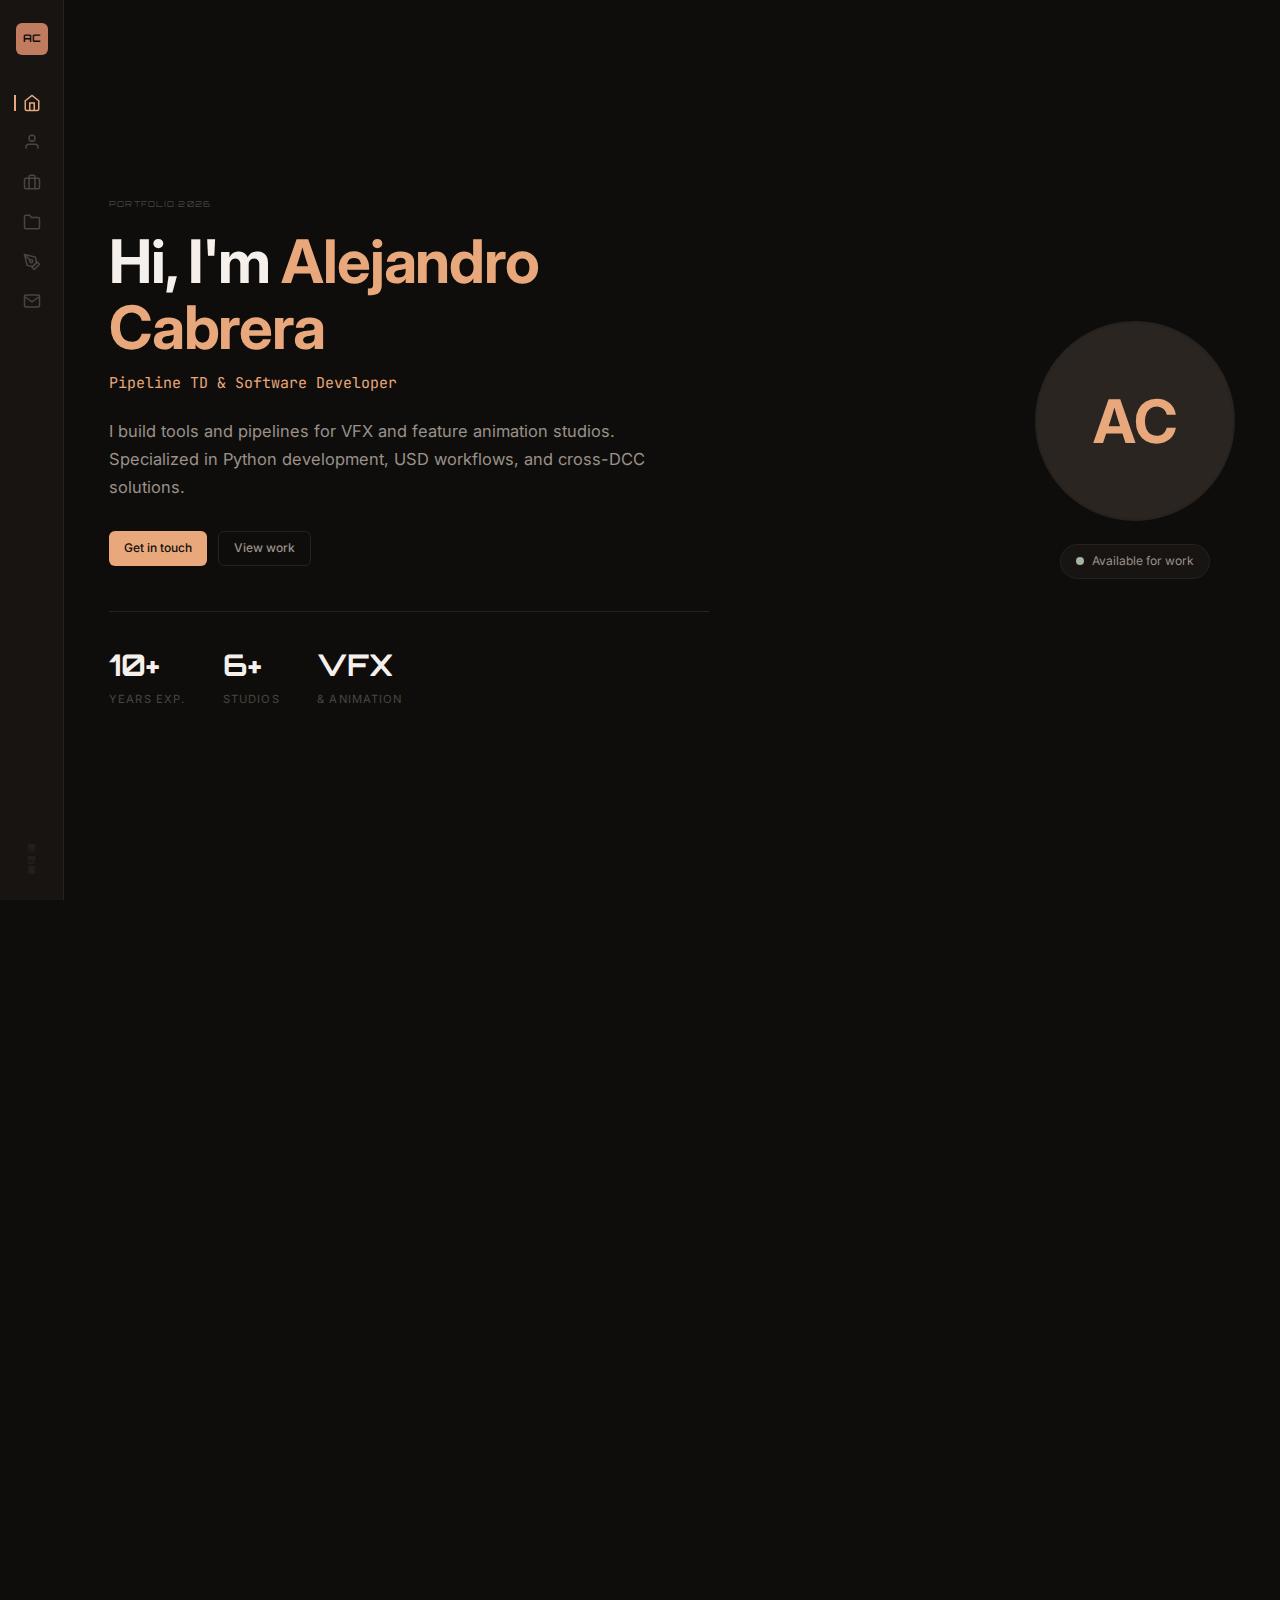
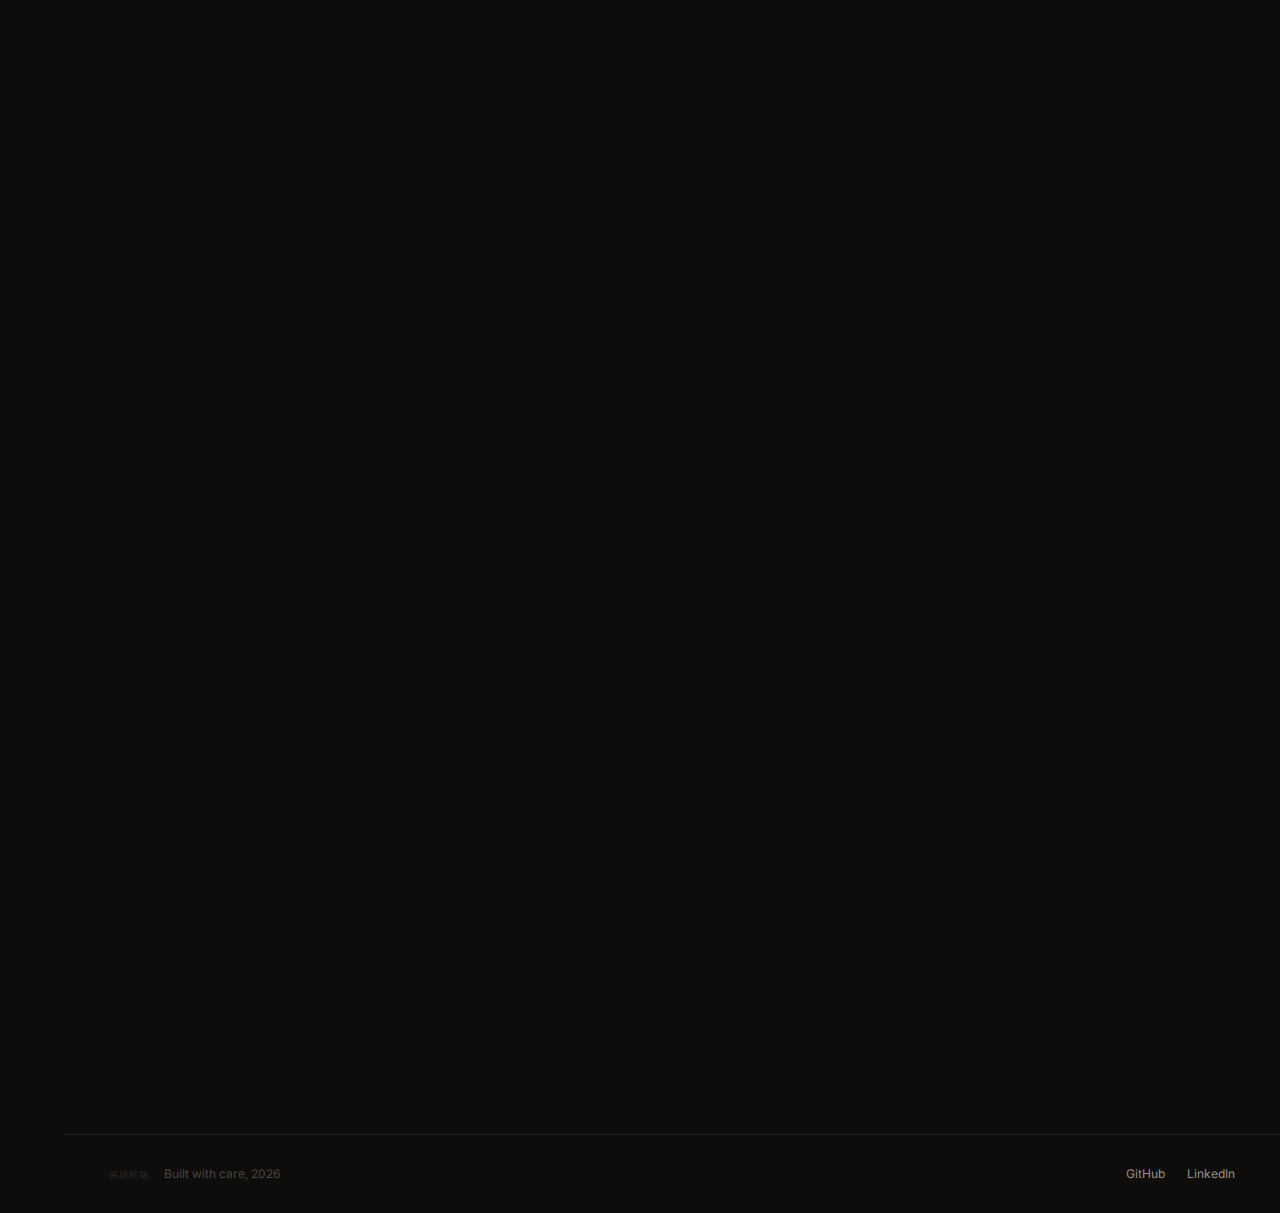
<file: index.html>
<!DOCTYPE html>
<html lang="en">
<head>
    <meta charset="UTF-8">
    <meta name="viewport" content="width=device-width, initial-scale=1.0">
    <title>Alejandro Cabrera - Pipeline TD & Software Developer</title>

    <!-- SEO -->
    <meta name="description" content="Pipeline TD & Software Developer with 10+ years of experience in VFX and feature animation. Specialized in pipeline development, Python tools, and cross-DCC workflows.">
    <meta name="author" content="Alejandro Cabrera">

    <!-- Open Graph -->
    <meta property="og:type" content="website">
    <meta property="og:title" content="Alejandro Cabrera - Pipeline TD & Software Developer">
    <meta property="og:description" content="Pipeline TD with 10+ years of experience in VFX and feature animation. Specialized in Python tools, USD workflows, and cross-DCC solutions.">
    <meta property="og:url" content="https://yourdomain.pages.dev">

    <!-- Twitter -->
    <meta name="twitter:card" content="summary_large_image">
    <meta name="twitter:title" content="Alejandro Cabrera - Pipeline TD">

    <!-- Theme -->
    <meta name="theme-color" content="#0f0d0b">
    <link rel="icon" href="data:image/svg+xml,<svg xmlns='http://www.w3.org/2000/svg' viewBox='0 0 100 100'><text y='.9em' font-size='90'>AC</text></svg>">

    <link rel="stylesheet" href="styles.css">
    <link rel="stylesheet" href="components.css">
    <link rel="stylesheet" href="portfolio.css">
</head>
<body>

<div class="layout">
    <!-- Side Rail -->
    <aside class="rail">
        <div class="rail-logo">AC</div>
        <nav class="rail-nav">
            <a href="#home" class="rail-link active" title="Home">
                <svg viewBox="0 0 24 24" fill="none" stroke="currentColor" stroke-width="2">
                    <path d="M3 9l9-7 9 7v11a2 2 0 0 1-2 2H5a2 2 0 0 1-2-2z"/>
                    <polyline points="9 22 9 12 15 12 15 22"/>
                </svg>
            </a>
            <a href="#about" class="rail-link" title="About">
                <svg viewBox="0 0 24 24" fill="none" stroke="currentColor" stroke-width="2">
                    <path d="M20 21v-2a4 4 0 0 0-4-4H8a4 4 0 0 0-4 4v2"/>
                    <circle cx="12" cy="7" r="4"/>
                </svg>
            </a>
            <a href="#experience" class="rail-link" title="Experience">
                <svg viewBox="0 0 24 24" fill="none" stroke="currentColor" stroke-width="2">
                    <rect x="2" y="7" width="20" height="14" rx="2" ry="2"/>
                    <path d="M16 21V5a2 2 0 0 0-2-2h-4a2 2 0 0 0-2 2v16"/>
                </svg>
            </a>
            <a href="#projects" class="rail-link" title="Projects">
                <svg viewBox="0 0 24 24" fill="none" stroke="currentColor" stroke-width="2">
                    <path d="M22 19a2 2 0 0 1-2 2H4a2 2 0 0 1-2-2V5a2 2 0 0 1 2-2h5l2 3h9a2 2 0 0 1 2 2z"/>
                </svg>
            </a>
            <a href="#blog" class="rail-link" title="Blog">
                <svg viewBox="0 0 24 24" fill="none" stroke="currentColor" stroke-width="2">
                    <path d="M12 19l7-7 3 3-7 7-3-3z"/>
                    <path d="M18 13l-1.5-7.5L2 2l3.5 14.5L13 18l5-5z"/>
                    <path d="M2 2l7.586 7.586"/>
                    <circle cx="11" cy="11" r="2"/>
                </svg>
            </a>
            <a href="#contact" class="rail-link" title="Contact">
                <svg viewBox="0 0 24 24" fill="none" stroke="currentColor" stroke-width="2">
                    <path d="M4 4h16c1.1 0 2 .9 2 2v12c0 1.1-.9 2-2 2H4c-1.1 0-2-.9-2-2V6c0-1.1.9-2 2-2z"/>
                    <polyline points="22,6 12,13 2,6"/>
                </svg>
            </a>
        </nav>
        <div class="rail-cryptic">履歴書</div>
    </aside>

    <main class="main">

        <!-- HERO -->
        <section id="home" class="p-hero">
            <div class="p-hero-content">
                <span class="tech-label">PORTFOLIO.2026</span>
                <h1 class="p-hero-title">
                    Hi, I'm <span class="accent">Alejandro Cabrera</span>
                </h1>
                <p class="p-hero-role">Pipeline TD & Software Developer</p>
                <p class="p-hero-desc">
                    I build tools and pipelines for VFX and feature animation studios.
                    Specialized in Python development, USD workflows, and cross-DCC solutions.
                </p>
                <div class="p-hero-actions">
                    <a href="#contact" class="btn btn-primary">Get in touch</a>
                    <a href="#projects" class="btn btn-ghost">View work</a>
                </div>
                <div class="p-hero-stats">
                    <div class="p-stat">
                        <span class="p-stat-num">10+</span>
                        <span class="p-stat-label">Years exp.</span>
                    </div>
                    <div class="p-stat">
                        <span class="p-stat-num">6+</span>
                        <span class="p-stat-label">Studios</span>
                    </div>
                    <div class="p-stat">
                        <span class="p-stat-num">VFX</span>
                        <span class="p-stat-label">& Animation</span>
                    </div>
                </div>
            </div>
            <div class="p-hero-visual">
                <div class="p-avatar-large">
                    <span>AC</span>
                </div>
                <div class="p-status">
                    <span class="p-status-dot"></span>
                    Available for work
                </div>
            </div>
        </section>

        <!-- ABOUT -->
        <section id="about" class="p-section">
            <div class="p-section-marker">
                <span class="comp-num">01</span>
                <span class="cryptic-label">自己紹介</span>
            </div>
            <div class="p-section-head">
                <div class="section-eyebrow">About</div>
                <h2 class="p-section-title">A bit about me</h2>
            </div>
            <div class="p-about-grid">
                <div class="p-about-text">
                    <p>
                        I'm a Pipeline TD and Software Developer based in <strong>Ontario, Canada</strong>,
                        with over 10 years of experience in the 3D, VFX, and feature animation industry.
                    </p>
                    <p>
                        My expertise spans pipeline and tools development with a systems engineering background.
                        I specialize in building Python tools for Maya, Houdini, Nuke, and USD workflows,
                        as well as designing cross-DCC communication solutions.
                    </p>
                    <p>
                        I've worked on major film productions including Maleficent 2, Rumble, and Fireheart,
                        contributing to both technical artist workflows and pipeline infrastructure.
                    </p>
                </div>
                <div class="p-about-details">
                    <div class="p-detail-item">
                        <span class="p-detail-label">Location</span>
                        <span class="p-detail-value">Ontario, Canada</span>
                    </div>
                    <div class="p-detail-item">
                        <span class="p-detail-label">Email</span>
                        <span class="p-detail-value">voidreamer@gmail.com</span>
                    </div>
                    <div class="p-detail-item">
                        <span class="p-detail-label">Education</span>
                        <span class="p-detail-value">Systems Engineering, B.Sc.</span>
                    </div>
                </div>
            </div>

            <!-- Skills -->
            <div class="p-skills">
                <h3 class="p-skills-title">Skills & Technologies</h3>
                <div class="p-skills-grid">
                    <div class="p-skill-group">
                        <span class="p-skill-cat">DCC Applications</span>
                        <div class="p-skill-tags">
                            <span class="badge badge-peach">Maya</span>
                            <span class="badge badge-peach">Houdini</span>
                            <span class="badge badge-peach">Nuke</span>
                            <span class="badge badge-peach">Solaris</span>
                            <span class="badge badge-peach">ShotGrid</span>
                        </div>
                    </div>
                    <div class="p-skill-group">
                        <span class="p-skill-cat">Development</span>
                        <div class="p-skill-tags">
                            <span class="badge badge-moss">Python</span>
                            <span class="badge badge-moss">C++</span>
                            <span class="badge badge-moss">PySide/Qt</span>
                            <span class="badge badge-moss">OpenMaya</span>
                            <span class="badge badge-moss">USD</span>
                        </div>
                    </div>
                    <div class="p-skill-group">
                        <span class="p-skill-cat">Tools & Pipeline</span>
                        <div class="p-skill-tags">
                            <span class="badge badge-sand">Git</span>
                            <span class="badge badge-sand">Bash</span>
                            <span class="badge badge-sand">Rez</span>
                            <span class="badge badge-sand">CI/CD</span>
                            <span class="badge badge-sand">HDAs</span>
                        </div>
                    </div>
                </div>
            </div>
        </section>

        <!-- EXPERIENCE -->
        <section id="experience" class="p-section">
            <div class="p-section-marker">
                <span class="comp-num">02</span>
                <span class="cryptic-label">経験</span>
            </div>
            <div class="p-section-head">
                <div class="section-eyebrow">Experience</div>
                <h2 class="p-section-title">Where I've worked</h2>
            </div>
            <div class="p-timeline">
                <div class="p-timeline-item">
                    <div class="p-timeline-marker"></div>
                    <div class="p-timeline-content">
                        <div class="p-timeline-header">
                            <div>
                                <h3 class="p-job-title">Pipeline TD</h3>
                                <span class="p-job-company">GHOST VFX</span>
                            </div>
                            <span class="p-job-date">2022 - 2025</span>
                        </div>
                        <p class="p-job-desc">
                            Developed Python tools for Maya, Houdini, ShotGrid and USD workflows.
                            Built frontends with PySide2-6, designed cross-DCC communication solutions,
                            and created HDAs for lighting workflows. Managed Git repos and CI/CD pipelines.
                        </p>
                        <div class="p-job-tags">
                            <span class="badge">Python</span>
                            <span class="badge">USD</span>
                            <span class="badge">PySide</span>
                            <span class="badge">Houdini</span>
                        </div>
                    </div>
                </div>

                <div class="p-timeline-item">
                    <div class="p-timeline-marker"></div>
                    <div class="p-timeline-content">
                        <div class="p-timeline-header">
                            <div>
                                <h3 class="p-job-title">CG Tools TD</h3>
                                <span class="p-job-company">MARZ VFX</span>
                            </div>
                            <span class="p-job-date">2021 - 2022</span>
                        </div>
                        <p class="p-job-desc">
                            Refactoring and optimization of pipeline in Python and C++.
                            ShotGrid development, Deadline farm plugin development, and
                            Maya/Houdini tool development for CG workflows.
                        </p>
                        <div class="p-job-tags">
                            <span class="badge">Python</span>
                            <span class="badge">C++</span>
                            <span class="badge">ShotGrid</span>
                            <span class="badge">Deadline</span>
                        </div>
                    </div>
                </div>

                <div class="p-timeline-item">
                    <div class="p-timeline-marker"></div>
                    <div class="p-timeline-content">
                        <div class="p-timeline-header">
                            <div>
                                <h3 class="p-job-title">Character FX Artist</h3>
                                <span class="p-job-company">Reel FX Studios</span>
                            </div>
                            <span class="p-job-date">2019 - 2020</span>
                        </div>
                        <p class="p-job-desc">
                            Worked on the film "Rumble". Scripting and tool development with PySide, Qt, PyMel, OpenMaya.
                            Cloth and hair simulation, muscle rigging with Ziva Dynamics, and grooming with Xgen.
                        </p>
                        <div class="p-job-tags">
                            <span class="badge">Maya</span>
                            <span class="badge">Ziva</span>
                            <span class="badge">Xgen</span>
                            <span class="badge">PyMel</span>
                        </div>
                    </div>
                </div>

                <div class="p-timeline-item">
                    <div class="p-timeline-marker"></div>
                    <div class="p-timeline-content">
                        <div class="p-timeline-header">
                            <div>
                                <h3 class="p-job-title">CFX - Technical Animator</h3>
                                <span class="p-job-company">Mill-Film</span>
                            </div>
                            <span class="p-job-date">2019</span>
                        </div>
                        <p class="p-job-desc">
                            Worked on "Maleficent 2". Cloth and hair simulation with proprietary tools
                            and nucleus solver. Feather simulations, skin-fix for characters, and tool development.
                        </p>
                        <div class="p-job-tags">
                            <span class="badge">CFX</span>
                            <span class="badge">Simulation</span>
                            <span class="badge">Maya</span>
                        </div>
                    </div>
                </div>
            </div>

            <!-- Download CV -->
            <div class="p-cv-download">
                <span>Want the full details?</span>
                <a href="#" class="btn btn-outline">
                    <svg viewBox="0 0 24 24" fill="none" stroke="currentColor" stroke-width="2" width="16" height="16">
                        <path d="M21 15v4a2 2 0 0 1-2 2H5a2 2 0 0 1-2-2v-4"/>
                        <polyline points="7 10 12 15 17 10"/>
                        <line x1="12" y1="15" x2="12" y2="3"/>
                    </svg>
                    Download CV
                </a>
            </div>
        </section>

        <!-- PROJECTS -->
        <section id="projects" class="p-section">
            <div class="p-section-marker">
                <span class="comp-num">03</span>
                <span class="cryptic-label">作品</span>
            </div>
            <div class="p-section-head">
                <div class="section-eyebrow">Projects</div>
                <h2 class="p-section-title">Selected work</h2>
            </div>
            <div class="p-projects-grid" id="projects-grid">
                <!-- Projects loaded from projects.json -->
                <div class="skeleton skeleton-text" style="height: 300px; width: 100%;"></div>
            </div>
        </section>

        <!-- BLOG -->
        <section id="blog" class="p-section">
            <div class="p-section-marker">
                <span class="comp-num">04</span>
                <span class="cryptic-label">記事</span>
            </div>
            <div class="p-section-head">
                <div class="section-eyebrow">Blog</div>
                <h2 class="p-section-title">Latest thoughts</h2>
            </div>
            <div class="p-blog-grid" id="blog-grid">
                <!-- Blog posts loaded from blog.json -->
                <div class="skeleton skeleton-text" style="height: 200px; width: 100%;"></div>
            </div>
        </section>

        <!-- CONTACT -->
        <section id="contact" class="p-section p-section-contact">
            <div class="p-section-marker">
                <span class="comp-num">05</span>
                <span class="cryptic-label">連絡</span>
            </div>
            <div class="p-section-head">
                <div class="section-eyebrow">Contact</div>
                <h2 class="p-section-title">Let's work together</h2>
            </div>
            <div class="p-contact-grid">
                <div class="p-contact-info">
                    <p class="p-contact-text">
                        Looking for a Pipeline TD or tools developer? I'd love to hear about your project.
                        Let's build efficient workflows together.
                    </p>
                    <div class="p-contact-methods">
                        <a href="mailto:voidreamer@gmail.com" class="p-contact-method">
                            <svg viewBox="0 0 24 24" fill="none" stroke="currentColor" stroke-width="2">
                                <path d="M4 4h16c1.1 0 2 .9 2 2v12c0 1.1-.9 2-2 2H4c-1.1 0-2-.9-2-2V6c0-1.1.9-2 2-2z"/>
                                <polyline points="22,6 12,13 2,6"/>
                            </svg>
                            voidreamer@gmail.com
                        </a>
                        <a href="https://github.com/voidreamer" class="p-contact-method">
                            <svg viewBox="0 0 24 24" fill="currentColor">
                                <path d="M12 0c-6.626 0-12 5.373-12 12 0 5.302 3.438 9.8 8.207 11.387.599.111.793-.261.793-.577v-2.234c-3.338.726-4.033-1.416-4.033-1.416-.546-1.387-1.333-1.756-1.333-1.756-1.089-.745.083-.729.083-.729 1.205.084 1.839 1.237 1.839 1.237 1.07 1.834 2.807 1.304 3.492.997.107-.775.418-1.305.762-1.604-2.665-.305-5.467-1.334-5.467-5.931 0-1.311.469-2.381 1.236-3.221-.124-.303-.535-1.524.117-3.176 0 0 1.008-.322 3.301 1.23.957-.266 1.983-.399 3.003-.404 1.02.005 2.047.138 3.006.404 2.291-1.552 3.297-1.23 3.297-1.23.653 1.653.242 2.874.118 3.176.77.84 1.235 1.911 1.235 3.221 0 4.609-2.807 5.624-5.479 5.921.43.372.823 1.102.823 2.222v3.293c0 .319.192.694.801.576 4.765-1.589 8.199-6.086 8.199-11.386 0-6.627-5.373-12-12-12z"/>
                            </svg>
                            github.com/voidreamer
                        </a>
                        <a href="https://linkedin.com/in/voidreamer" class="p-contact-method">
                            <svg viewBox="0 0 24 24" fill="currentColor">
                                <path d="M20.447 20.452h-3.554v-5.569c0-1.328-.027-3.037-1.852-3.037-1.853 0-2.136 1.445-2.136 2.939v5.667H9.351V9h3.414v1.561h.046c.477-.9 1.637-1.85 3.37-1.85 3.601 0 4.267 2.37 4.267 5.455v6.286zM5.337 7.433c-1.144 0-2.063-.926-2.063-2.065 0-1.138.92-2.063 2.063-2.063 1.14 0 2.064.925 2.064 2.063 0 1.139-.925 2.065-2.064 2.065zm1.782 13.019H3.555V9h3.564v11.452zM22.225 0H1.771C.792 0 0 .774 0 1.729v20.542C0 23.227.792 24 1.771 24h20.451C23.2 24 24 23.227 24 22.271V1.729C24 .774 23.2 0 22.222 0h.003z"/>
                            </svg>
                            linkedin.com/in/voidreamer
                        </a>
                    </div>
                </div>
                <form class="p-contact-form" id="contact-form" action="https://api.web3forms.com/submit" method="POST">
                    <!-- Web3Forms Access Key - Get yours free at https://web3forms.com -->
                    <input type="hidden" name="access_key" value="05823823-4c2a-4df8-be16-1458f6a49aff">
                    <input type="hidden" name="subject" value="New contact from portfolio">
                    <input type="hidden" name="from_name" value="Portfolio Contact Form">
                    <div class="input-group">
                        <label class="label" for="name">Name</label>
                        <input type="text" id="name" name="name" class="input" placeholder="Your name" required minlength="2">
                        <span class="input-error" id="name-error"></span>
                    </div>
                    <div class="input-group">
                        <label class="label" for="email">Email</label>
                        <input type="email" id="email" name="email" class="input" placeholder="you@example.com" required>
                        <span class="input-error" id="email-error"></span>
                    </div>
                    <div class="input-group">
                        <label class="label" for="message">Message</label>
                        <textarea id="message" name="message" class="textarea" placeholder="Tell me about your project..." rows="5" required minlength="10"></textarea>
                        <span class="input-error" id="message-error"></span>
                    </div>
                    <input type="checkbox" name="botcheck" class="hidden" style="display:none">
                    <button type="submit" class="btn btn-primary btn-lg">
                        <span class="btn-text">Send message</span>
                        <span class="btn-loading" style="display:none">Sending...</span>
                        <svg class="btn-icon" viewBox="0 0 24 24" fill="none" stroke="currentColor" stroke-width="2" width="16" height="16">
                            <line x1="22" y1="2" x2="11" y2="13"/>
                            <polygon points="22 2 15 22 11 13 2 9 22 2"/>
                        </svg>
                    </button>
                    <p class="form-success" id="form-success" style="display:none">
                        <svg viewBox="0 0 24 24" fill="none" stroke="currentColor" stroke-width="2" width="18" height="18">
                            <path d="M22 11.08V12a10 10 0 1 1-5.93-9.14"/>
                            <polyline points="22 4 12 14.01 9 11.01"/>
                        </svg>
                        Message sent! I'll get back to you soon.
                    </p>
                </form>
            </div>
        </section>

        <!-- FOOTER -->
        <footer class="p-footer">
            <div class="p-footer-left">
                <span class="cryptic-label">系統終端</span>
                <span>Built with care, 2026</span>
            </div>
            <div class="p-footer-right">
                <a href="https://github.com/voidreamer">GitHub</a>
                <a href="https://linkedin.com/in/voidreamer">LinkedIn</a>
            </div>
        </footer>

    </main>
</div>

<!-- Toast Container -->
<div class="toast" id="toast"></div>

<script src="app.js"></script>
</body>
</html>
</file>
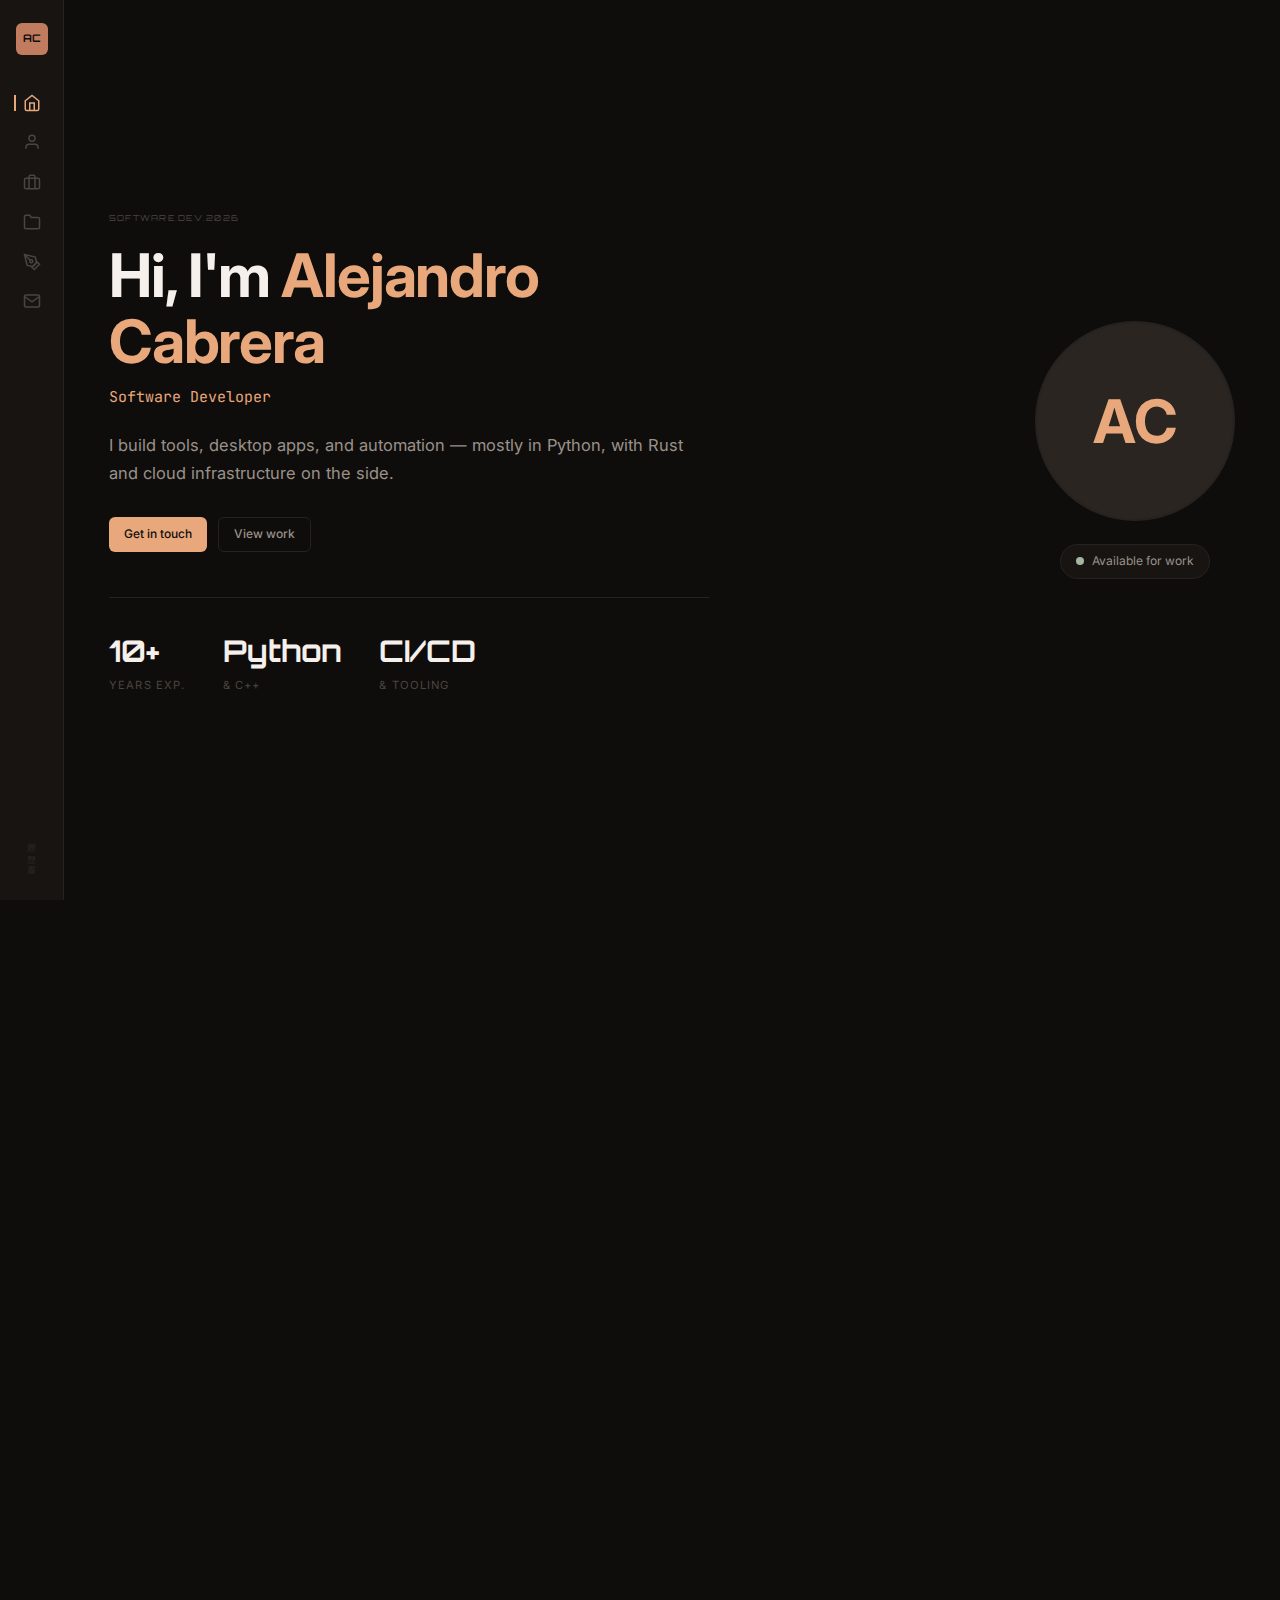
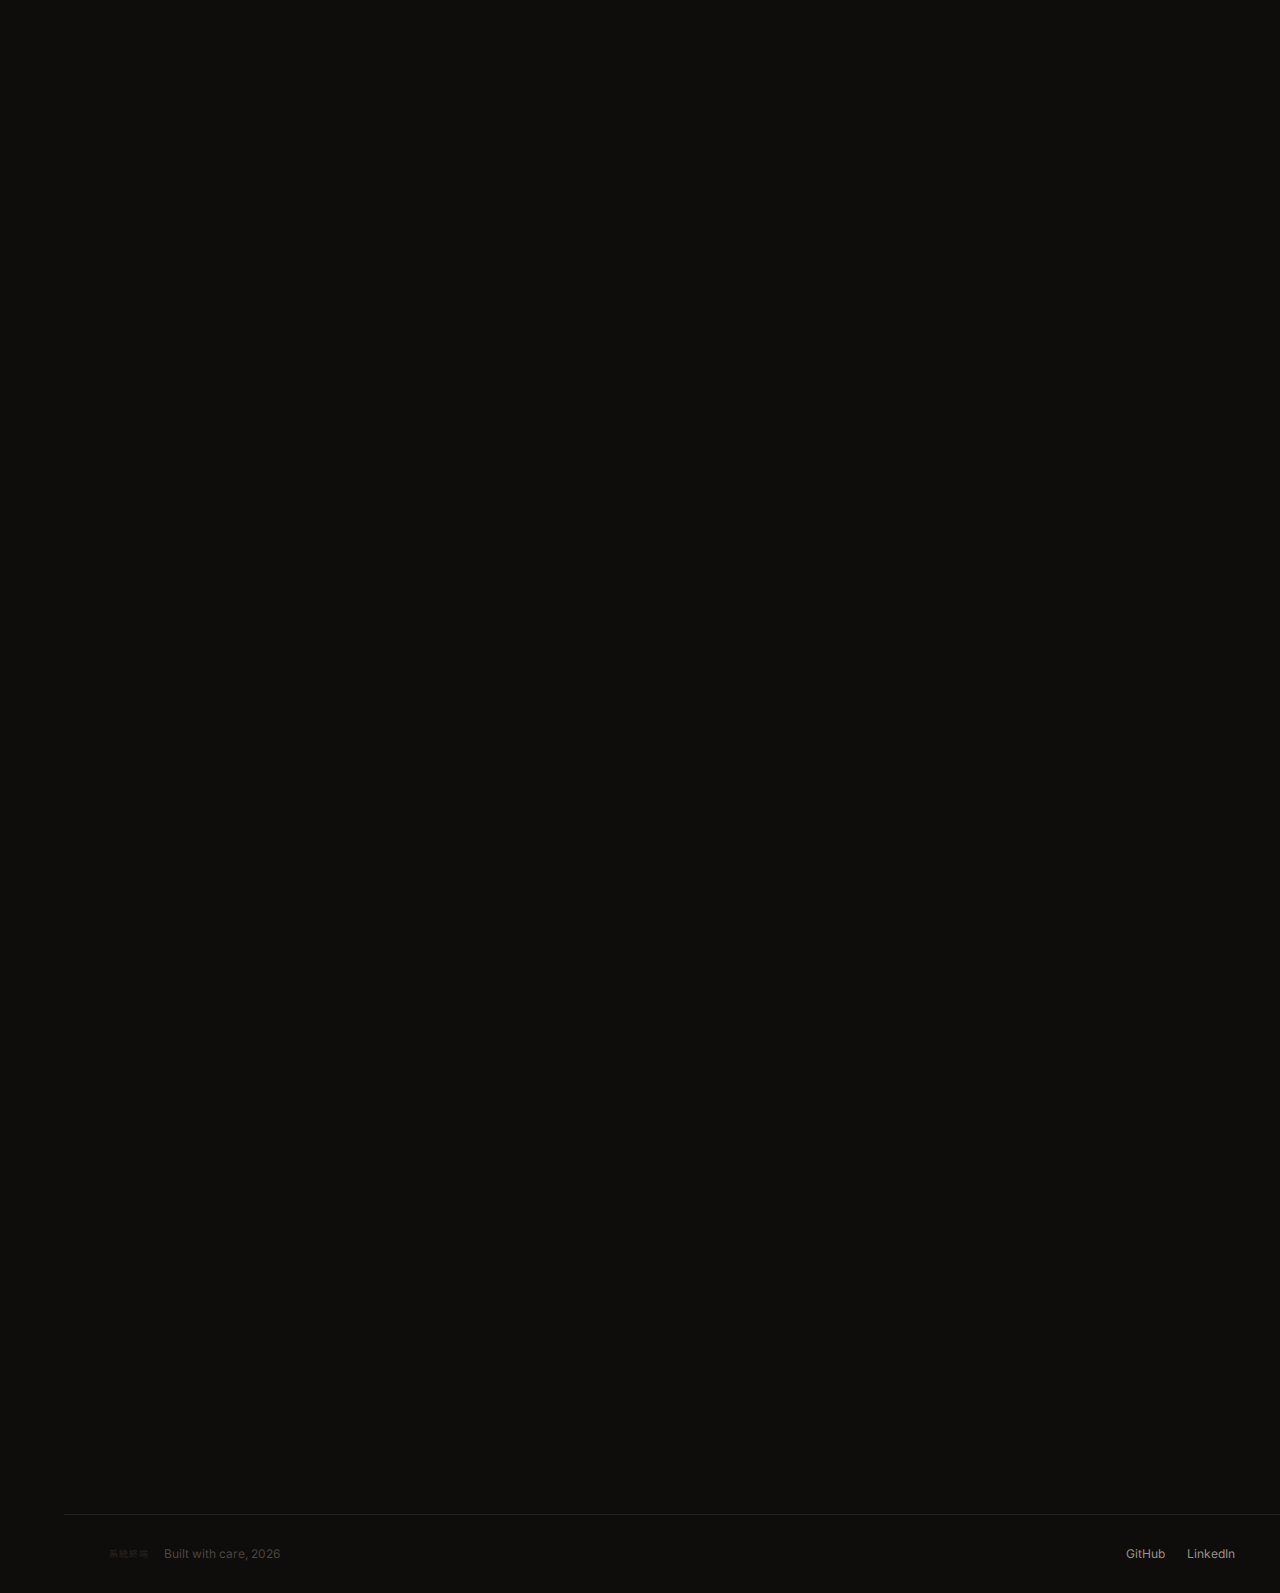
<file: dev/index.html>
<!DOCTYPE html>
<html lang="en">
<head>
    <meta charset="UTF-8">
    <meta name="viewport" content="width=device-width, initial-scale=1.0">
    <title>Alejandro Cabrera - Software Developer</title>

    <!-- SEO -->
    <meta name="description" content="Software Developer with 10+ years building tools, desktop apps, and automation pipelines. Python, PySide, CI/CD, and pipeline infrastructure.">
    <meta name="author" content="Alejandro Cabrera">

    <!-- Open Graph -->
    <meta property="og:type" content="website">
    <meta property="og:title" content="Alejandro Cabrera - Software Developer">
    <meta property="og:description" content="Software Developer with 10+ years building tools and automation pipelines. Python, PySide, CI/CD.">
    <meta property="og:url" content="https://voidreamer.github.io/dev">

    <!-- Twitter -->
    <meta name="twitter:card" content="summary_large_image">
    <meta name="twitter:title" content="Alejandro Cabrera - Software Developer">

    <!-- Theme -->
    <meta name="theme-color" content="#0f0d0b">
    <link rel="icon" href="data:image/svg+xml,<svg xmlns='http://www.w3.org/2000/svg' viewBox='0 0 100 100'><text y='.9em' font-size='90'>AC</text></svg>">

    <link rel="stylesheet" href="../styles.css">
    <link rel="stylesheet" href="../components.css">
    <link rel="stylesheet" href="../portfolio.css">
</head>
<body>

<div class="layout">
    <!-- Side Rail -->
    <aside class="rail">
        <div class="rail-logo">AC</div>
        <nav class="rail-nav">
            <a href="#home" class="rail-link active" title="Home">
                <svg viewBox="0 0 24 24" fill="none" stroke="currentColor" stroke-width="2">
                    <path d="M3 9l9-7 9 7v11a2 2 0 0 1-2 2H5a2 2 0 0 1-2-2z"/>
                    <polyline points="9 22 9 12 15 12 15 22"/>
                </svg>
            </a>
            <a href="#about" class="rail-link" title="About">
                <svg viewBox="0 0 24 24" fill="none" stroke="currentColor" stroke-width="2">
                    <path d="M20 21v-2a4 4 0 0 0-4-4H8a4 4 0 0 0-4 4v2"/>
                    <circle cx="12" cy="7" r="4"/>
                </svg>
            </a>
            <a href="#experience" class="rail-link" title="Experience">
                <svg viewBox="0 0 24 24" fill="none" stroke="currentColor" stroke-width="2">
                    <rect x="2" y="7" width="20" height="14" rx="2" ry="2"/>
                    <path d="M16 21V5a2 2 0 0 0-2-2h-4a2 2 0 0 0-2 2v16"/>
                </svg>
            </a>
            <a href="#projects" class="rail-link" title="Projects">
                <svg viewBox="0 0 24 24" fill="none" stroke="currentColor" stroke-width="2">
                    <path d="M22 19a2 2 0 0 1-2 2H4a2 2 0 0 1-2-2V5a2 2 0 0 1 2-2h5l2 3h9a2 2 0 0 1 2 2z"/>
                </svg>
            </a>
            <a href="#blog" class="rail-link" title="Blog">
                <svg viewBox="0 0 24 24" fill="none" stroke="currentColor" stroke-width="2">
                    <path d="M12 19l7-7 3 3-7 7-3-3z"/>
                    <path d="M18 13l-1.5-7.5L2 2l3.5 14.5L13 18l5-5z"/>
                    <path d="M2 2l7.586 7.586"/>
                    <circle cx="11" cy="11" r="2"/>
                </svg>
            </a>
            <a href="#contact" class="rail-link" title="Contact">
                <svg viewBox="0 0 24 24" fill="none" stroke="currentColor" stroke-width="2">
                    <path d="M4 4h16c1.1 0 2 .9 2 2v12c0 1.1-.9 2-2 2H4c-1.1 0-2-.9-2-2V6c0-1.1.9-2 2-2z"/>
                    <polyline points="22,6 12,13 2,6"/>
                </svg>
            </a>
        </nav>
        <div class="rail-cryptic">履歴書</div>
    </aside>

    <main class="main">

        <!-- HERO -->
        <section id="home" class="p-hero">
            <div class="p-hero-content">
                <span class="tech-label">SOFTWARE.DEV.2026</span>
                <h1 class="p-hero-title">
                    Hi, I'm <span class="accent">Alejandro Cabrera</span>
                </h1>
                <p class="p-hero-role">Software Developer</p>
                <p class="p-hero-desc">
                    I build tools, desktop apps, and automation — mostly in Python,
                    with Rust and cloud infrastructure on the side.
                </p>
                <div class="p-hero-actions">
                    <a href="#contact" class="btn btn-primary">Get in touch</a>
                    <a href="#projects" class="btn btn-ghost">View work</a>
                </div>
                <div class="p-hero-stats">
                    <div class="p-stat">
                        <span class="p-stat-num">10+</span>
                        <span class="p-stat-label">Years exp.</span>
                    </div>
                    <div class="p-stat">
                        <span class="p-stat-num">Python</span>
                        <span class="p-stat-label">& C++</span>
                    </div>
                    <div class="p-stat">
                        <span class="p-stat-num">CI/CD</span>
                        <span class="p-stat-label">& Tooling</span>
                    </div>
                </div>
            </div>
            <div class="p-hero-visual">
                <div class="p-avatar-large">
                    <span>AC</span>
                </div>
                <div class="p-status">
                    <span class="p-status-dot"></span>
                    Available for work
                </div>
            </div>
        </section>

        <!-- ABOUT -->
        <section id="about" class="p-section">
            <div class="p-section-marker">
                <span class="comp-num">01</span>
                <span class="cryptic-label">自己紹介</span>
            </div>
            <div class="p-section-head">
                <div class="section-eyebrow">About</div>
                <h2 class="p-section-title">A bit about me</h2>
            </div>
            <div class="p-about-grid">
                <div class="p-about-text">
                    <p>
                        I'm a Software Developer based in <strong>Ontario, Canada</strong>,
                        with over 10 years of experience. Most of my career has been in VFX studios,
                        building pipeline tools, desktop applications, and automation.
                    </p>
                    <p>
                        My main stack is Python — PySide/Qt desktop apps, DCC integrations
                        (Maya, Houdini, Nuke), CI/CD with GitLab, and API development. I also
                        work with Rust and AWS through personal projects.
                    </p>
                    <p>
                        I care about clean code, good Git practices, and building tools
                        that people actually want to use.
                    </p>
                </div>
                <div class="p-about-details">
                    <div class="p-detail-item">
                        <span class="p-detail-label">Location</span>
                        <span class="p-detail-value">Ontario, Canada</span>
                    </div>
                    <div class="p-detail-item">
                        <span class="p-detail-label">Email</span>
                        <span class="p-detail-value">voidreamer@gmail.com</span>
                    </div>
                    <div class="p-detail-item">
                        <span class="p-detail-label">Education</span>
                        <span class="p-detail-value">Systems Engineering, B.Sc.</span>
                    </div>
                </div>
            </div>

            <!-- Skills -->
            <div class="p-skills">
                <h3 class="p-skills-title">Skills & Technologies</h3>
                <div class="p-skills-grid">
                    <div class="p-skill-group">
                        <span class="p-skill-cat">Languages</span>
                        <div class="p-skill-tags">
                            <span class="badge badge-peach">Python</span>
                            <span class="badge badge-peach">Rust</span>
                            <span class="badge badge-peach">C++</span>
                            <span class="badge badge-peach">JavaScript</span>
                            <span class="badge badge-peach">Bash</span>
                        </div>
                    </div>
                    <div class="p-skill-group">
                        <span class="p-skill-cat">Backend & APIs</span>
                        <div class="p-skill-tags">
                            <span class="badge badge-moss">FastAPI</span>
                            <span class="badge badge-moss">REST APIs</span>
                            <span class="badge badge-moss">PostgreSQL</span>
                            <span class="badge badge-moss">DynamoDB</span>
                            <span class="badge badge-moss">Qt/PySide</span>
                        </div>
                    </div>
                    <div class="p-skill-group">
                        <span class="p-skill-cat">DevOps & Cloud</span>
                        <div class="p-skill-tags">
                            <span class="badge badge-sand">AWS</span>
                            <span class="badge badge-sand">Docker</span>
                            <span class="badge badge-sand">Terraform</span>
                            <span class="badge badge-sand">GitHub Actions</span>
                            <span class="badge badge-sand">CI/CD</span>
                        </div>
                    </div>
                </div>
            </div>
        </section>

        <!-- EXPERIENCE -->
        <section id="experience" class="p-section">
            <div class="p-section-marker">
                <span class="comp-num">02</span>
                <span class="cryptic-label">経験</span>
            </div>
            <div class="p-section-head">
                <div class="section-eyebrow">Experience</div>
                <h2 class="p-section-title">Where I've worked</h2>
            </div>
            <div class="p-timeline">
                <div class="p-timeline-item">
                    <div class="p-timeline-marker"></div>
                    <div class="p-timeline-content">
                        <div class="p-timeline-header">
                            <div>
                                <h3 class="p-job-title">Pipeline Developer</h3>
                                <span class="p-job-company">GHOST VFX</span>
                            </div>
                            <span class="p-job-date">2022 - 2025</span>
                        </div>
                        <ul class="p-job-highlights">
                            <li>Built PySide2/6 desktop tools for artists — asset browser, template browser, camera rerack tools</li>
                            <li>Wrote DCC integrations across Maya, Houdini, and Nuke (Python APIs, ShotGrid API)</li>
                            <li>Built a custom USD animation exporter and cross-DCC pipeline tooling</li>
                            <li>Maintained CI/CD pipelines with GitLab and managed Rez package environments</li>
                            <li>Ran agile sprints, enforced Git practices, refactored legacy codebases</li>
                        </ul>
                        <div class="p-job-tags">
                            <span class="badge">Python</span>
                            <span class="badge">PySide</span>
                            <span class="badge">GitLab</span>
                            <span class="badge">Rez</span>
                            <span class="badge">USD</span>
                        </div>
                    </div>
                </div>

                <div class="p-timeline-item">
                    <div class="p-timeline-marker"></div>
                    <div class="p-timeline-content">
                        <div class="p-timeline-header">
                            <div>
                                <h3 class="p-job-title">Software Developer</h3>
                                <span class="p-job-company">MARZ VFX</span>
                            </div>
                            <span class="p-job-date">2021 - 2022</span>
                        </div>
                        <ul class="p-job-highlights">
                            <li>Developed Houdini HDAs and CG production tools in Python and C++</li>
                            <li>Led a small team of developers on CG tooling priorities</li>
                            <li>Managed Git/GitLab workflows, agile sprints, and code refactoring</li>
                        </ul>
                        <div class="p-job-tags">
                            <span class="badge">Python</span>
                            <span class="badge">C++</span>
                            <span class="badge">Houdini</span>
                            <span class="badge">Team Lead</span>
                        </div>
                    </div>
                </div>

                <div class="p-timeline-item">
                    <div class="p-timeline-marker"></div>
                    <div class="p-timeline-content">
                        <div class="p-timeline-header">
                            <div>
                                <h3 class="p-job-title">Software Developer</h3>
                                <span class="p-job-company">MRX FX</span>
                            </div>
                            <span class="p-job-date">2021</span>
                        </div>
                        <ul class="p-job-highlights">
                            <li>Built artist-facing asset tools and ShotGrid integrations (including HDAs)</li>
                            <li>Refactored pipeline code, worked directly with the assets team</li>
                        </ul>
                        <div class="p-job-tags">
                            <span class="badge">Python</span>
                            <span class="badge">ShotGrid</span>
                            <span class="badge">Bash</span>
                        </div>
                    </div>
                </div>

                <div class="p-timeline-item">
                    <div class="p-timeline-marker"></div>
                    <div class="p-timeline-content">
                        <div class="p-timeline-header">
                            <div>
                                <h3 class="p-job-title">Software Developer</h3>
                                <span class="p-job-company">L'Atelier Animation</span>
                            </div>
                            <span class="p-job-date">2020 - 2021</span>
                        </div>
                        <ul class="p-job-highlights">
                            <li>Developed rigging-specific tools using the Maya API (space switcher, validation, batch processing)</li>
                            <li>Managed the rigging repository — reviewed submissions, enforced code practices</li>
                        </ul>
                        <div class="p-job-tags">
                            <span class="badge">Python</span>
                            <span class="badge">Maya API</span>
                            <span class="badge">Git</span>
                        </div>
                    </div>
                </div>

                <div class="p-timeline-item">
                    <div class="p-timeline-marker"></div>
                    <div class="p-timeline-content">
                        <div class="p-timeline-header">
                            <div>
                                <h3 class="p-job-title">Systems Administrator</h3>
                                <span class="p-job-company">Chamber of Commerce</span>
                            </div>
                            <span class="p-job-date">2016 - 2017</span>
                        </div>
                        <ul class="p-job-highlights">
                            <li>Managed Linux and Windows servers, LDAP, and network infrastructure</li>
                            <li>Wrote automation scripts in Python and Bash for backups and monitoring</li>
                        </ul>
                        <div class="p-job-tags">
                            <span class="badge">Linux</span>
                            <span class="badge">LDAP</span>
                            <span class="badge">Python</span>
                            <span class="badge">Bash</span>
                        </div>
                    </div>
                </div>
            </div>

            <!-- Download CV -->
            <div class="p-cv-download">
                <span>Want the full details?</span>
                <a href="Alejandro_Cabrera_Dev_CV.pdf" download class="btn btn-outline">
                    <svg viewBox="0 0 24 24" fill="none" stroke="currentColor" stroke-width="2" width="16" height="16">
                        <path d="M21 15v4a2 2 0 0 1-2 2H5a2 2 0 0 1-2-2v-4"/>
                        <polyline points="7 10 12 15 17 10"/>
                        <line x1="12" y1="15" x2="12" y2="3"/>
                    </svg>
                    Download CV
                </a>
            </div>
        </section>

        <!-- PROJECTS -->
        <section id="projects" class="p-section">
            <div class="p-section-marker">
                <span class="comp-num">03</span>
                <span class="cryptic-label">作品</span>
            </div>
            <div class="p-section-head">
                <div class="section-eyebrow">Projects</div>
                <h2 class="p-section-title">Selected work</h2>
            </div>
            <div class="p-projects-grid" id="projects-grid">
                <!-- Projects loaded from projects.json -->
                <div class="skeleton skeleton-text" style="height: 300px; width: 100%;"></div>
            </div>
        </section>

        <!-- BLOG -->
        <section id="blog" class="p-section">
            <div class="p-section-marker">
                <span class="comp-num">04</span>
                <span class="cryptic-label">記事</span>
            </div>
            <div class="p-section-head">
                <div class="section-eyebrow">Blog</div>
                <h2 class="p-section-title">Latest thoughts</h2>
            </div>
            <div class="p-blog-grid" id="blog-grid">
                <!-- Blog posts loaded from blog.json -->
                <div class="skeleton skeleton-text" style="height: 200px; width: 100%;"></div>
            </div>
        </section>

        <!-- CONTACT -->
        <section id="contact" class="p-section p-section-contact">
            <div class="p-section-marker">
                <span class="comp-num">05</span>
                <span class="cryptic-label">連絡</span>
            </div>
            <div class="p-section-head">
                <div class="section-eyebrow">Contact</div>
                <h2 class="p-section-title">Let's work together</h2>
            </div>
            <div class="p-contact-grid">
                <div class="p-contact-info">
                    <p class="p-contact-text">
                        Looking for a software developer or tools engineer? I'd love to hear about your project.
                    </p>
                    <div class="p-contact-methods">
                        <a href="mailto:voidreamer@gmail.com" class="p-contact-method">
                            <svg viewBox="0 0 24 24" fill="none" stroke="currentColor" stroke-width="2">
                                <path d="M4 4h16c1.1 0 2 .9 2 2v12c0 1.1-.9 2-2 2H4c-1.1 0-2-.9-2-2V6c0-1.1.9-2 2-2z"/>
                                <polyline points="22,6 12,13 2,6"/>
                            </svg>
                            voidreamer@gmail.com
                        </a>
                        <a href="https://github.com/voidreamer" class="p-contact-method">
                            <svg viewBox="0 0 24 24" fill="currentColor">
                                <path d="M12 0c-6.626 0-12 5.373-12 12 0 5.302 3.438 9.8 8.207 11.387.599.111.793-.261.793-.577v-2.234c-3.338.726-4.033-1.416-4.033-1.416-.546-1.387-1.333-1.756-1.333-1.756-1.089-.745.083-.729.083-.729 1.205.084 1.839 1.237 1.839 1.237 1.07 1.834 2.807 1.304 3.492.997.107-.775.418-1.305.762-1.604-2.665-.305-5.467-1.334-5.467-5.931 0-1.311.469-2.381 1.236-3.221-.124-.303-.535-1.524.117-3.176 0 0 1.008-.322 3.301 1.23.957-.266 1.983-.399 3.003-.404 1.02.005 2.047.138 3.006.404 2.291-1.552 3.297-1.23 3.297-1.23.653 1.653.242 2.874.118 3.176.77.84 1.235 1.911 1.235 3.221 0 4.609-2.807 5.624-5.479 5.921.43.372.823 1.102.823 2.222v3.293c0 .319.192.694.801.576 4.765-1.589 8.199-6.086 8.199-11.386 0-6.627-5.373-12-12-12z"/>
                            </svg>
                            github.com/voidreamer
                        </a>
                        <a href="https://linkedin.com/in/voidreamer" class="p-contact-method">
                            <svg viewBox="0 0 24 24" fill="currentColor">
                                <path d="M20.447 20.452h-3.554v-5.569c0-1.328-.027-3.037-1.852-3.037-1.853 0-2.136 1.445-2.136 2.939v5.667H9.351V9h3.414v1.561h.046c.477-.9 1.637-1.85 3.37-1.85 3.601 0 4.267 2.37 4.267 5.455v6.286zM5.337 7.433c-1.144 0-2.063-.926-2.063-2.065 0-1.138.92-2.063 2.063-2.063 1.14 0 2.064.925 2.064 2.063 0 1.139-.925 2.065-2.064 2.065zm1.782 13.019H3.555V9h3.564v11.452zM22.225 0H1.771C.792 0 0 .774 0 1.729v20.542C0 23.227.792 24 1.771 24h20.451C23.2 24 24 23.227 24 22.271V1.729C24 .774 23.2 0 22.222 0h.003z"/>
                            </svg>
                            linkedin.com/in/voidreamer
                        </a>
                    </div>
                </div>
                <form class="p-contact-form" id="contact-form" action="https://api.web3forms.com/submit" method="POST">
                    <!-- Web3Forms Access Key - Get yours free at https://web3forms.com -->
                    <input type="hidden" name="access_key" value="05823823-4c2a-4df8-be16-1458f6a49aff">
                    <input type="hidden" name="subject" value="New contact from portfolio">
                    <input type="hidden" name="from_name" value="Portfolio Contact Form">
                    <div class="input-group">
                        <label class="label" for="name">Name</label>
                        <input type="text" id="name" name="name" class="input" placeholder="Your name" required minlength="2">
                        <span class="input-error" id="name-error"></span>
                    </div>
                    <div class="input-group">
                        <label class="label" for="email">Email</label>
                        <input type="email" id="email" name="email" class="input" placeholder="you@example.com" required>
                        <span class="input-error" id="email-error"></span>
                    </div>
                    <div class="input-group">
                        <label class="label" for="message">Message</label>
                        <textarea id="message" name="message" class="textarea" placeholder="Tell me about your project..." rows="5" required minlength="10"></textarea>
                        <span class="input-error" id="message-error"></span>
                    </div>
                    <input type="checkbox" name="botcheck" class="hidden" style="display:none">
                    <button type="submit" class="btn btn-primary btn-lg">
                        <span class="btn-text">Send message</span>
                        <span class="btn-loading" style="display:none">Sending...</span>
                        <svg class="btn-icon" viewBox="0 0 24 24" fill="none" stroke="currentColor" stroke-width="2" width="16" height="16">
                            <line x1="22" y1="2" x2="11" y2="13"/>
                            <polygon points="22 2 15 22 11 13 2 9 22 2"/>
                        </svg>
                    </button>
                    <p class="form-success" id="form-success" style="display:none">
                        <svg viewBox="0 0 24 24" fill="none" stroke="currentColor" stroke-width="2" width="18" height="18">
                            <path d="M22 11.08V12a10 10 0 1 1-5.93-9.14"/>
                            <polyline points="22 4 12 14.01 9 11.01"/>
                        </svg>
                        Message sent! I'll get back to you soon.
                    </p>
                </form>
            </div>
        </section>

        <!-- FOOTER -->
        <footer class="p-footer">
            <div class="p-footer-left">
                <span class="cryptic-label">系統終端</span>
                <span>Built with care, 2026</span>
            </div>
            <div class="p-footer-right">
                <a href="https://github.com/voidreamer">GitHub</a>
                <a href="https://linkedin.com/in/voidreamer">LinkedIn</a>
            </div>
        </footer>

    </main>
</div>

<!-- Toast Container -->
<div class="toast" id="toast"></div>

<script src="../app.js"></script>
</body>
</html>
</file>
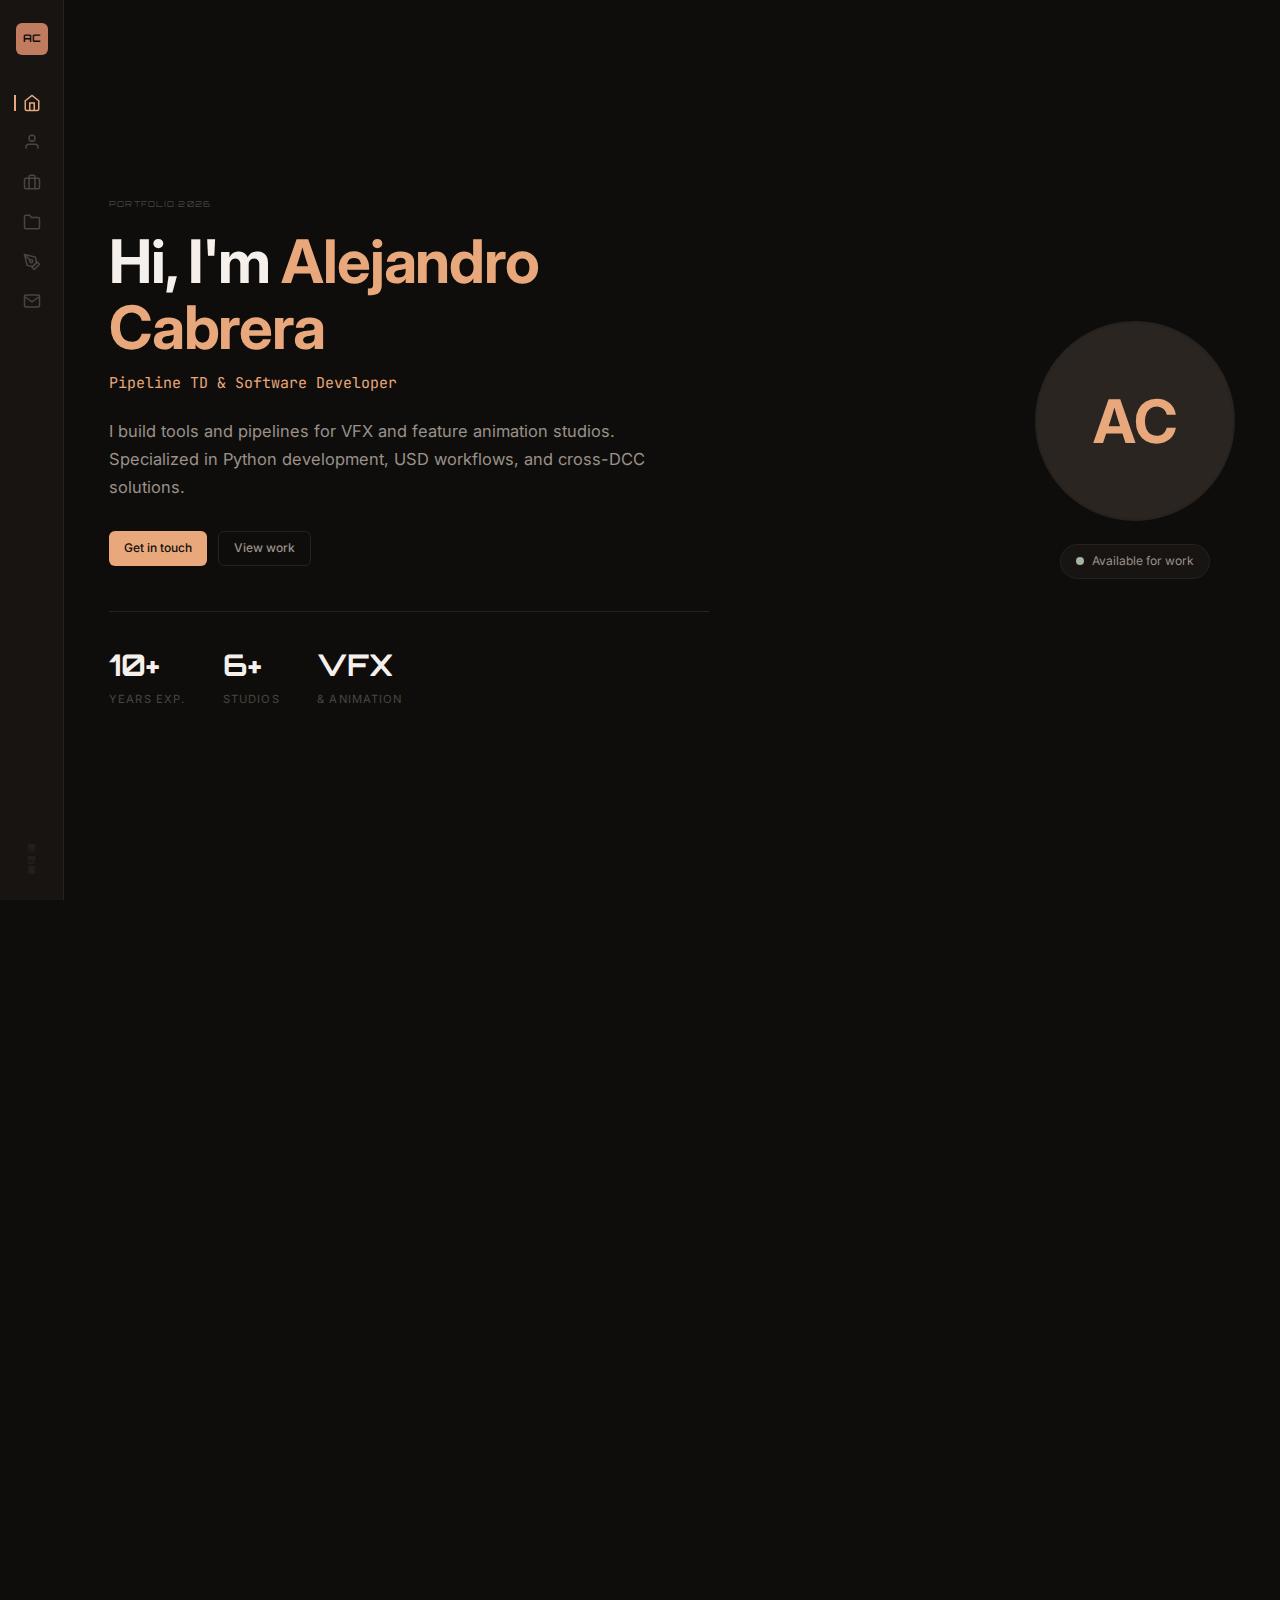
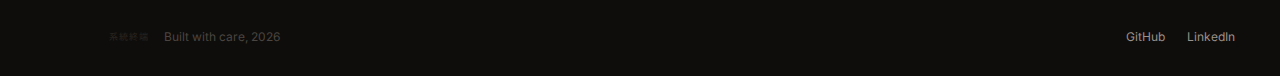
<file: vfx/index.html>
<!DOCTYPE html>
<html lang="en">
<head>
    <meta charset="UTF-8">
    <meta name="viewport" content="width=device-width, initial-scale=1.0">
    <title>Alejandro Cabrera - Pipeline TD & Software Developer</title>

    <!-- SEO -->
    <meta name="description" content="Pipeline TD & Software Developer with 10+ years of experience in VFX and feature animation. Specialized in pipeline development, Python tools, and cross-DCC workflows.">
    <meta name="author" content="Alejandro Cabrera">

    <!-- Open Graph -->
    <meta property="og:type" content="website">
    <meta property="og:title" content="Alejandro Cabrera - Pipeline TD & Software Developer">
    <meta property="og:description" content="Pipeline TD with 10+ years of experience in VFX and feature animation. Specialized in Python tools, USD workflows, and cross-DCC solutions.">
    <meta property="og:url" content="https://yourdomain.pages.dev">

    <!-- Twitter -->
    <meta name="twitter:card" content="summary_large_image">
    <meta name="twitter:title" content="Alejandro Cabrera - Pipeline TD">

    <!-- Theme -->
    <meta name="theme-color" content="#0f0d0b">
    <link rel="icon" href="data:image/svg+xml,<svg xmlns='http://www.w3.org/2000/svg' viewBox='0 0 100 100'><text y='.9em' font-size='90'>AC</text></svg>">

    <link rel="stylesheet" href="../styles.css">
    <link rel="stylesheet" href="../components.css">
    <link rel="stylesheet" href="../portfolio.css">
</head>
<body>

<div class="layout">
    <!-- Side Rail -->
    <aside class="rail">
        <div class="rail-logo">AC</div>
        <nav class="rail-nav">
            <a href="#home" class="rail-link active" title="Home">
                <svg viewBox="0 0 24 24" fill="none" stroke="currentColor" stroke-width="2">
                    <path d="M3 9l9-7 9 7v11a2 2 0 0 1-2 2H5a2 2 0 0 1-2-2z"/>
                    <polyline points="9 22 9 12 15 12 15 22"/>
                </svg>
            </a>
            <a href="#about" class="rail-link" title="About">
                <svg viewBox="0 0 24 24" fill="none" stroke="currentColor" stroke-width="2">
                    <path d="M20 21v-2a4 4 0 0 0-4-4H8a4 4 0 0 0-4 4v2"/>
                    <circle cx="12" cy="7" r="4"/>
                </svg>
            </a>
            <a href="#experience" class="rail-link" title="Experience">
                <svg viewBox="0 0 24 24" fill="none" stroke="currentColor" stroke-width="2">
                    <rect x="2" y="7" width="20" height="14" rx="2" ry="2"/>
                    <path d="M16 21V5a2 2 0 0 0-2-2h-4a2 2 0 0 0-2 2v16"/>
                </svg>
            </a>
            <a href="#projects" class="rail-link" title="Projects">
                <svg viewBox="0 0 24 24" fill="none" stroke="currentColor" stroke-width="2">
                    <path d="M22 19a2 2 0 0 1-2 2H4a2 2 0 0 1-2-2V5a2 2 0 0 1 2-2h5l2 3h9a2 2 0 0 1 2 2z"/>
                </svg>
            </a>
            <a href="#blog" class="rail-link" title="Blog">
                <svg viewBox="0 0 24 24" fill="none" stroke="currentColor" stroke-width="2">
                    <path d="M12 19l7-7 3 3-7 7-3-3z"/>
                    <path d="M18 13l-1.5-7.5L2 2l3.5 14.5L13 18l5-5z"/>
                    <path d="M2 2l7.586 7.586"/>
                    <circle cx="11" cy="11" r="2"/>
                </svg>
            </a>
            <a href="#contact" class="rail-link" title="Contact">
                <svg viewBox="0 0 24 24" fill="none" stroke="currentColor" stroke-width="2">
                    <path d="M4 4h16c1.1 0 2 .9 2 2v12c0 1.1-.9 2-2 2H4c-1.1 0-2-.9-2-2V6c0-1.1.9-2 2-2z"/>
                    <polyline points="22,6 12,13 2,6"/>
                </svg>
            </a>
        </nav>
        <div class="rail-cryptic">履歴書</div>
    </aside>

    <main class="main">

        <!-- HERO -->
        <section id="home" class="p-hero">
            <div class="p-hero-content">
                <span class="tech-label">PORTFOLIO.2026</span>
                <h1 class="p-hero-title">
                    Hi, I'm <span class="accent">Alejandro Cabrera</span>
                </h1>
                <p class="p-hero-role">Pipeline TD & Software Developer</p>
                <p class="p-hero-desc">
                    I build tools and pipelines for VFX and feature animation studios.
                    Specialized in Python development, USD workflows, and cross-DCC solutions.
                </p>
                <div class="p-hero-actions">
                    <a href="#contact" class="btn btn-primary">Get in touch</a>
                    <a href="#projects" class="btn btn-ghost">View work</a>
                </div>
                <div class="p-hero-stats">
                    <div class="p-stat">
                        <span class="p-stat-num">10+</span>
                        <span class="p-stat-label">Years exp.</span>
                    </div>
                    <div class="p-stat">
                        <span class="p-stat-num">6+</span>
                        <span class="p-stat-label">Studios</span>
                    </div>
                    <div class="p-stat">
                        <span class="p-stat-num">VFX</span>
                        <span class="p-stat-label">& Animation</span>
                    </div>
                </div>
            </div>
            <div class="p-hero-visual">
                <div class="p-avatar-large">
                    <span>AC</span>
                </div>
                <div class="p-status">
                    <span class="p-status-dot"></span>
                    Available for work
                </div>
            </div>
        </section>

        <!-- ABOUT -->
        <section id="about" class="p-section">
            <div class="p-section-marker">
                <span class="comp-num">01</span>
                <span class="cryptic-label">自己紹介</span>
            </div>
            <div class="p-section-head">
                <div class="section-eyebrow">About</div>
                <h2 class="p-section-title">A bit about me</h2>
            </div>
            <div class="p-about-grid">
                <div class="p-about-text">
                    <p>
                        I'm a Pipeline TD and Software Developer based in <strong>Ontario, Canada</strong>,
                        with over 10 years of experience in the 3D, VFX, and feature animation industry.
                    </p>
                    <p>
                        My expertise spans pipeline and tools development with a systems engineering background.
                        I specialize in building Python tools for Maya, Houdini, Nuke, and USD workflows,
                        as well as designing cross-DCC communication solutions.
                    </p>
                    <p>
                        I've worked on major film productions including Maleficent 2, Rumble, and Fireheart,
                        contributing to both technical artist workflows and pipeline infrastructure.
                    </p>
                </div>
                <div class="p-about-details">
                    <div class="p-detail-item">
                        <span class="p-detail-label">Location</span>
                        <span class="p-detail-value">Ontario, Canada</span>
                    </div>
                    <div class="p-detail-item">
                        <span class="p-detail-label">Email</span>
                        <span class="p-detail-value">voidreamer@gmail.com</span>
                    </div>
                    <div class="p-detail-item">
                        <span class="p-detail-label">Education</span>
                        <span class="p-detail-value">Systems Engineering, B.Sc.</span>
                    </div>
                </div>
            </div>

            <!-- Skills -->
            <div class="p-skills">
                <h3 class="p-skills-title">Skills & Technologies</h3>
                <div class="p-skills-grid">
                    <div class="p-skill-group">
                        <span class="p-skill-cat">DCC Applications</span>
                        <div class="p-skill-tags">
                            <span class="badge badge-peach">Maya</span>
                            <span class="badge badge-peach">Houdini</span>
                            <span class="badge badge-peach">Nuke</span>
                            <span class="badge badge-peach">Solaris</span>
                            <span class="badge badge-peach">ShotGrid</span>
                        </div>
                    </div>
                    <div class="p-skill-group">
                        <span class="p-skill-cat">Development</span>
                        <div class="p-skill-tags">
                            <span class="badge badge-moss">Python</span>
                            <span class="badge badge-moss">C++</span>
                            <span class="badge badge-moss">PySide/Qt</span>
                            <span class="badge badge-moss">OpenMaya</span>
                            <span class="badge badge-moss">USD</span>
                        </div>
                    </div>
                    <div class="p-skill-group">
                        <span class="p-skill-cat">Tools & Pipeline</span>
                        <div class="p-skill-tags">
                            <span class="badge badge-sand">Git</span>
                            <span class="badge badge-sand">Bash</span>
                            <span class="badge badge-sand">Rez</span>
                            <span class="badge badge-sand">CI/CD</span>
                            <span class="badge badge-sand">HDAs</span>
                        </div>
                    </div>
                </div>
            </div>
        </section>

        <!-- EXPERIENCE -->
        <section id="experience" class="p-section">
            <div class="p-section-marker">
                <span class="comp-num">02</span>
                <span class="cryptic-label">経験</span>
            </div>
            <div class="p-section-head">
                <div class="section-eyebrow">Experience</div>
                <h2 class="p-section-title">Where I've worked</h2>
            </div>
            <div class="p-timeline">
                <div class="p-timeline-item">
                    <div class="p-timeline-marker"></div>
                    <div class="p-timeline-content">
                        <div class="p-timeline-header">
                            <div>
                                <h3 class="p-job-title">Pipeline TD</h3>
                                <span class="p-job-company">GHOST VFX</span>
                            </div>
                            <span class="p-job-date">2022 - 2025</span>
                        </div>
                        <p class="p-job-desc">
                            Built a PySide2 asset/template browser used daily by 40+ artists, cutting shot setup time
                            and reducing file-path errors. Designed a cross-DCC camera rerack tool (Maya, Houdini, Nuke).
                            Created Houdini HDAs that replaced manual steps across departments. Implemented USD/Solaris
                            tooling including schema authoring and stage inspection utilities. Managed Git repos and
                            CI/CD pipelines. Ran R&D spikes on USD best practices, Rez packaging, and PySide6 migration.
                        </p>
                        <div class="p-job-tags">
                            <span class="badge">Python</span>
                            <span class="badge">USD</span>
                            <span class="badge">PySide</span>
                            <span class="badge">Houdini</span>
                            <span class="badge">CI/CD</span>
                        </div>
                    </div>
                </div>

                <div class="p-timeline-item">
                    <div class="p-timeline-marker"></div>
                    <div class="p-timeline-content">
                        <div class="p-timeline-header">
                            <div>
                                <h3 class="p-job-title">CG Tools TD</h3>
                                <span class="p-job-company">MARZ VFX</span>
                            </div>
                            <span class="p-job-date">2021 - 2022</span>
                        </div>
                        <p class="p-job-desc">
                            Refactored core pipeline modules in Python and C++, improving stability and reducing
                            artist-facing bugs. Developed ShotGrid integrations and custom Deadline farm plugins.
                            Built Maya and Houdini tools for asset loading, scene validation, and batch processing.
                            Led a team of developers for CG tooling objectives.
                        </p>
                        <div class="p-job-tags">
                            <span class="badge">Python</span>
                            <span class="badge">C++</span>
                            <span class="badge">ShotGrid</span>
                            <span class="badge">Deadline</span>
                        </div>
                    </div>
                </div>

                <div class="p-timeline-item">
                    <div class="p-timeline-marker"></div>
                    <div class="p-timeline-content">
                        <div class="p-timeline-header">
                            <div>
                                <h3 class="p-job-title">Assets TD</h3>
                                <span class="p-job-company">MRX FX</span>
                            </div>
                            <span class="p-job-date">2021</span>
                        </div>
                        <p class="p-job-desc">
                            Maintained and extended the asset repository system, ensuring reliable
                            access to versioned assets across departments. Developed Maya tools,
                            bash automation, and provided hands-on support to the assets team.
                        </p>
                        <div class="p-job-tags">
                            <span class="badge">Python</span>
                            <span class="badge">Maya</span>
                            <span class="badge">Bash</span>
                            <span class="badge">Git</span>
                        </div>
                    </div>
                </div>

                <div class="p-timeline-item">
                    <div class="p-timeline-marker"></div>
                    <div class="p-timeline-content">
                        <div class="p-timeline-header">
                            <div>
                                <h3 class="p-job-title">Rigging - Pipeline TD</h3>
                                <span class="p-job-company">L'Atelier Animation</span>
                            </div>
                            <span class="p-job-date">2020 - 2021</span>
                        </div>
                        <p class="p-job-desc">
                            Owned the rigging repository: maintained rigs, reviewed submissions, and kept the
                            pipeline running. Built Python tools for rig validation, batch processing, and
                            workflow automation. Built space switcher plugin for rigging workflows.
                            Feature film: Fireheart.
                        </p>
                        <div class="p-job-tags">
                            <span class="badge">Python</span>
                            <span class="badge">Rigging</span>
                            <span class="badge">Maya</span>
                        </div>
                    </div>
                </div>

                <div class="p-timeline-item">
                    <div class="p-timeline-marker"></div>
                    <div class="p-timeline-content">
                        <div class="p-timeline-header">
                            <div>
                                <h3 class="p-job-title">Character FX Artist</h3>
                                <span class="p-job-company">Reel FX Studios</span>
                            </div>
                            <span class="p-job-date">2019 - 2020</span>
                        </div>
                        <p class="p-job-desc">
                            Cloth, hair, and muscle simulation (Ziva Dynamics, Nucleus, XGen) for hero characters
                            on feature film Rumble. Developed PySide/Qt tools for the CFX team, automating
                            repetitive sim setup tasks and speeding up artist iteration.
                        </p>
                        <div class="p-job-tags">
                            <span class="badge">Maya</span>
                            <span class="badge">Ziva</span>
                            <span class="badge">XGen</span>
                            <span class="badge">PySide</span>
                        </div>
                    </div>
                </div>

                <div class="p-timeline-item">
                    <div class="p-timeline-marker"></div>
                    <div class="p-timeline-content">
                        <div class="p-timeline-header">
                            <div>
                                <h3 class="p-job-title">CFX - Technical Animator</h3>
                                <span class="p-job-company">Mill-Film</span>
                            </div>
                            <span class="p-job-date">2019</span>
                        </div>
                        <p class="p-job-desc">
                            Cloth and hair sims using proprietary tools and Nucleus for hero shots on Maleficent 2.
                            Built feather simulation setups and character skin-fix solutions under tight deadlines.
                        </p>
                        <div class="p-job-tags">
                            <span class="badge">CFX</span>
                            <span class="badge">Simulation</span>
                            <span class="badge">Maya</span>
                        </div>
                    </div>
                </div>
            </div>

            <!-- Download CV -->
            <div class="p-cv-download">
                <span>Want the full details?</span>
                <a href="Alejandro_Cabrera_VFX_CV.pdf" download class="btn btn-outline">
                    <svg viewBox="0 0 24 24" fill="none" stroke="currentColor" stroke-width="2" width="16" height="16">
                        <path d="M21 15v4a2 2 0 0 1-2 2H5a2 2 0 0 1-2-2v-4"/>
                        <polyline points="7 10 12 15 17 10"/>
                        <line x1="12" y1="15" x2="12" y2="3"/>
                    </svg>
                    Download CV
                </a>
            </div>
        </section>

        <!-- PROJECTS -->
        <section id="projects" class="p-section">
            <div class="p-section-marker">
                <span class="comp-num">03</span>
                <span class="cryptic-label">作品</span>
            </div>
            <div class="p-section-head">
                <div class="section-eyebrow">Projects</div>
                <h2 class="p-section-title">Selected work</h2>
            </div>
            <div class="p-projects-grid" id="projects-grid">
                <!-- Projects loaded from projects.json -->
                <div class="skeleton skeleton-text" style="height: 300px; width: 100%;"></div>
            </div>
        </section>

        <!-- BLOG -->
        <section id="blog" class="p-section">
            <div class="p-section-marker">
                <span class="comp-num">04</span>
                <span class="cryptic-label">記事</span>
            </div>
            <div class="p-section-head">
                <div class="section-eyebrow">Blog</div>
                <h2 class="p-section-title">Latest thoughts</h2>
            </div>
            <div class="p-blog-grid" id="blog-grid">
                <!-- Blog posts loaded from blog.json -->
                <div class="skeleton skeleton-text" style="height: 200px; width: 100%;"></div>
            </div>
        </section>

        <!-- CONTACT -->
        <section id="contact" class="p-section p-section-contact">
            <div class="p-section-marker">
                <span class="comp-num">05</span>
                <span class="cryptic-label">連絡</span>
            </div>
            <div class="p-section-head">
                <div class="section-eyebrow">Contact</div>
                <h2 class="p-section-title">Let's work together</h2>
            </div>
            <div class="p-contact-grid">
                <div class="p-contact-info">
                    <p class="p-contact-text">
                        Looking for a Pipeline TD or tools developer? I'd love to hear about your project.
                        Let's build efficient workflows together.
                    </p>
                    <div class="p-contact-methods">
                        <a href="mailto:voidreamer@gmail.com" class="p-contact-method">
                            <svg viewBox="0 0 24 24" fill="none" stroke="currentColor" stroke-width="2">
                                <path d="M4 4h16c1.1 0 2 .9 2 2v12c0 1.1-.9 2-2 2H4c-1.1 0-2-.9-2-2V6c0-1.1.9-2 2-2z"/>
                                <polyline points="22,6 12,13 2,6"/>
                            </svg>
                            voidreamer@gmail.com
                        </a>
                        <a href="https://github.com/voidreamer" class="p-contact-method">
                            <svg viewBox="0 0 24 24" fill="currentColor">
                                <path d="M12 0c-6.626 0-12 5.373-12 12 0 5.302 3.438 9.8 8.207 11.387.599.111.793-.261.793-.577v-2.234c-3.338.726-4.033-1.416-4.033-1.416-.546-1.387-1.333-1.756-1.333-1.756-1.089-.745.083-.729.083-.729 1.205.084 1.839 1.237 1.839 1.237 1.07 1.834 2.807 1.304 3.492.997.107-.775.418-1.305.762-1.604-2.665-.305-5.467-1.334-5.467-5.931 0-1.311.469-2.381 1.236-3.221-.124-.303-.535-1.524.117-3.176 0 0 1.008-.322 3.301 1.23.957-.266 1.983-.399 3.003-.404 1.02.005 2.047.138 3.006.404 2.291-1.552 3.297-1.23 3.297-1.23.653 1.653.242 2.874.118 3.176.77.84 1.235 1.911 1.235 3.221 0 4.609-2.807 5.624-5.479 5.921.43.372.823 1.102.823 2.222v3.293c0 .319.192.694.801.576 4.765-1.589 8.199-6.086 8.199-11.386 0-6.627-5.373-12-12-12z"/>
                            </svg>
                            github.com/voidreamer
                        </a>
                        <a href="https://linkedin.com/in/voidreamer" class="p-contact-method">
                            <svg viewBox="0 0 24 24" fill="currentColor">
                                <path d="M20.447 20.452h-3.554v-5.569c0-1.328-.027-3.037-1.852-3.037-1.853 0-2.136 1.445-2.136 2.939v5.667H9.351V9h3.414v1.561h.046c.477-.9 1.637-1.85 3.37-1.85 3.601 0 4.267 2.37 4.267 5.455v6.286zM5.337 7.433c-1.144 0-2.063-.926-2.063-2.065 0-1.138.92-2.063 2.063-2.063 1.14 0 2.064.925 2.064 2.063 0 1.139-.925 2.065-2.064 2.065zm1.782 13.019H3.555V9h3.564v11.452zM22.225 0H1.771C.792 0 0 .774 0 1.729v20.542C0 23.227.792 24 1.771 24h20.451C23.2 24 24 23.227 24 22.271V1.729C24 .774 23.2 0 22.222 0h.003z"/>
                            </svg>
                            linkedin.com/in/voidreamer
                        </a>
                    </div>
                </div>
                <form class="p-contact-form" id="contact-form" action="https://api.web3forms.com/submit" method="POST">
                    <!-- Web3Forms Access Key - Get yours free at https://web3forms.com -->
                    <input type="hidden" name="access_key" value="05823823-4c2a-4df8-be16-1458f6a49aff">
                    <input type="hidden" name="subject" value="New contact from portfolio">
                    <input type="hidden" name="from_name" value="Portfolio Contact Form">
                    <div class="input-group">
                        <label class="label" for="name">Name</label>
                        <input type="text" id="name" name="name" class="input" placeholder="Your name" required minlength="2">
                        <span class="input-error" id="name-error"></span>
                    </div>
                    <div class="input-group">
                        <label class="label" for="email">Email</label>
                        <input type="email" id="email" name="email" class="input" placeholder="you@example.com" required>
                        <span class="input-error" id="email-error"></span>
                    </div>
                    <div class="input-group">
                        <label class="label" for="message">Message</label>
                        <textarea id="message" name="message" class="textarea" placeholder="Tell me about your project..." rows="5" required minlength="10"></textarea>
                        <span class="input-error" id="message-error"></span>
                    </div>
                    <input type="checkbox" name="botcheck" class="hidden" style="display:none">
                    <button type="submit" class="btn btn-primary btn-lg">
                        <span class="btn-text">Send message</span>
                        <span class="btn-loading" style="display:none">Sending...</span>
                        <svg class="btn-icon" viewBox="0 0 24 24" fill="none" stroke="currentColor" stroke-width="2" width="16" height="16">
                            <line x1="22" y1="2" x2="11" y2="13"/>
                            <polygon points="22 2 15 22 11 13 2 9 22 2"/>
                        </svg>
                    </button>
                    <p class="form-success" id="form-success" style="display:none">
                        <svg viewBox="0 0 24 24" fill="none" stroke="currentColor" stroke-width="2" width="18" height="18">
                            <path d="M22 11.08V12a10 10 0 1 1-5.93-9.14"/>
                            <polyline points="22 4 12 14.01 9 11.01"/>
                        </svg>
                        Message sent! I'll get back to you soon.
                    </p>
                </form>
            </div>
        </section>

        <!-- FOOTER -->
        <footer class="p-footer">
            <div class="p-footer-left">
                <span class="cryptic-label">系統終端</span>
                <span>Built with care, 2026</span>
            </div>
            <div class="p-footer-right">
                <a href="https://github.com/voidreamer">GitHub</a>
                <a href="https://linkedin.com/in/voidreamer">LinkedIn</a>
            </div>
        </footer>

    </main>
</div>

<!-- Toast Container -->
<div class="toast" id="toast"></div>

<script src="../app.js"></script>
</body>
</html>
</file>
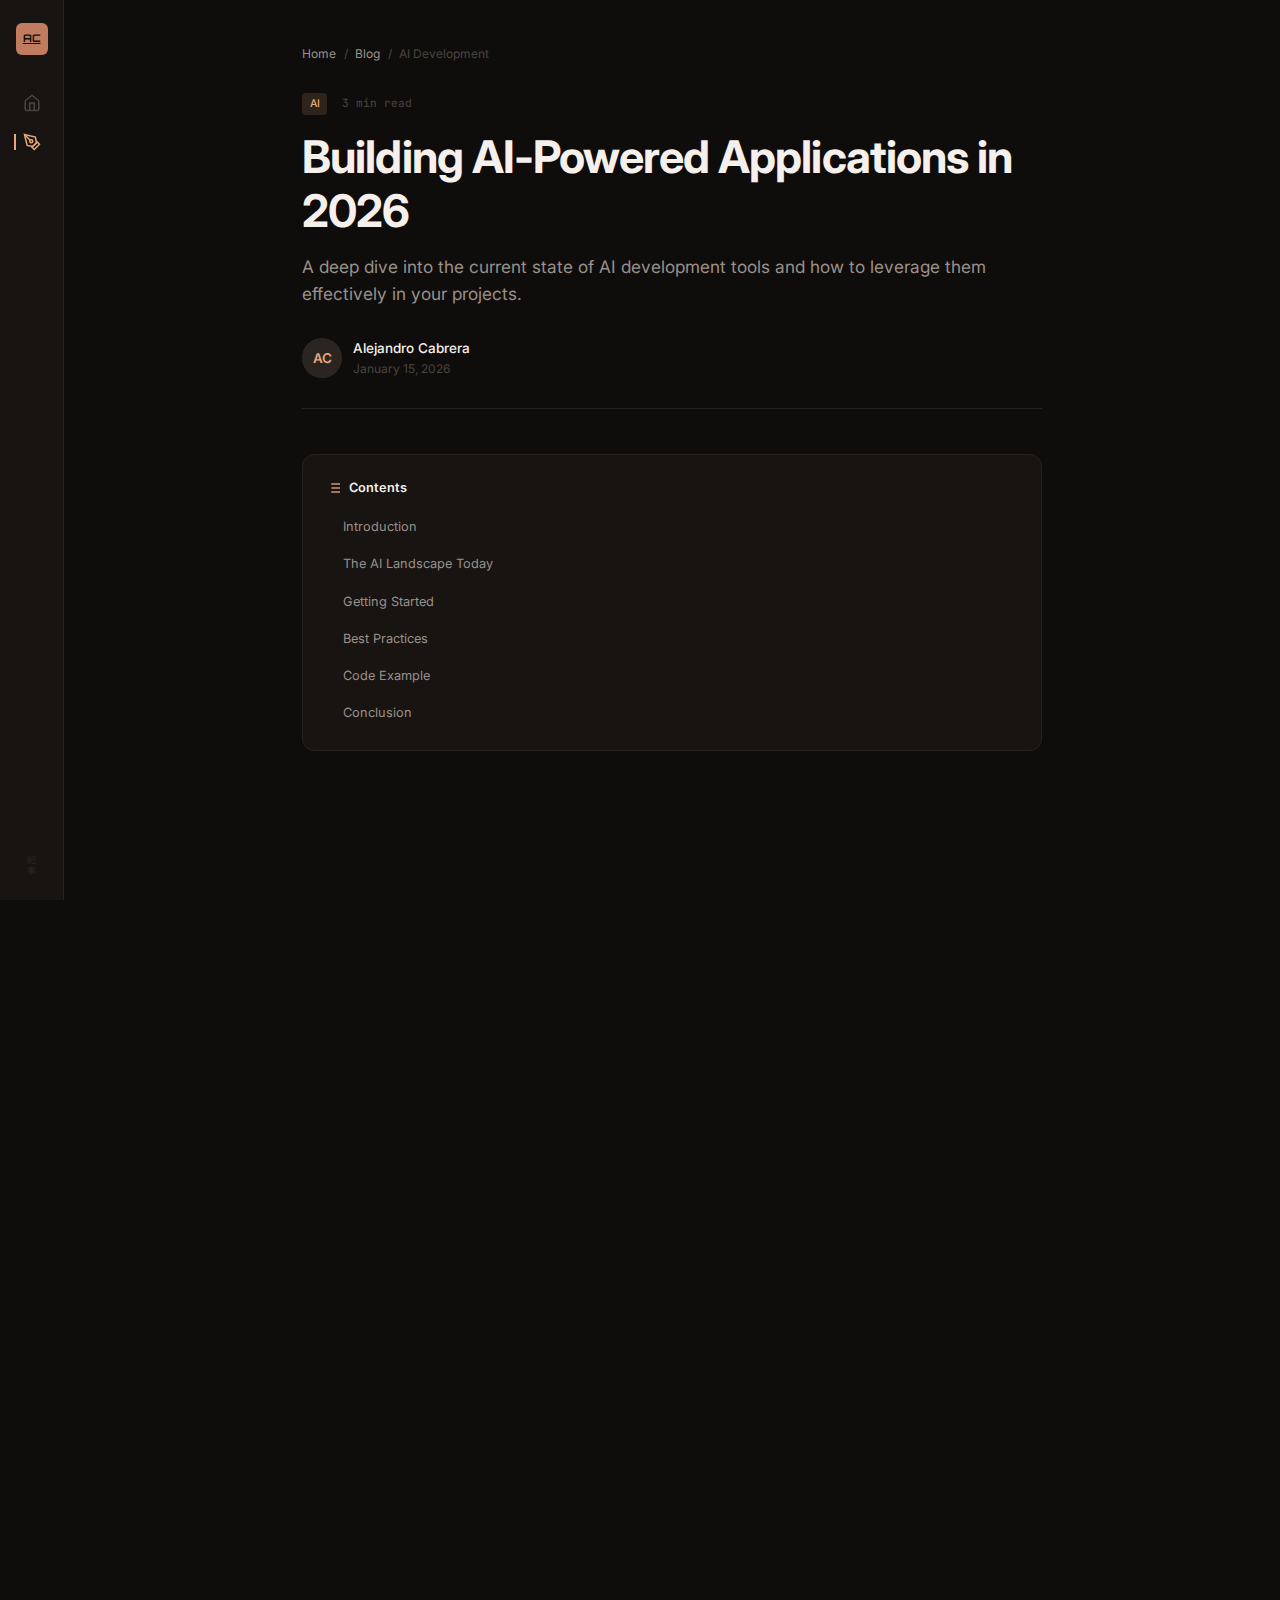
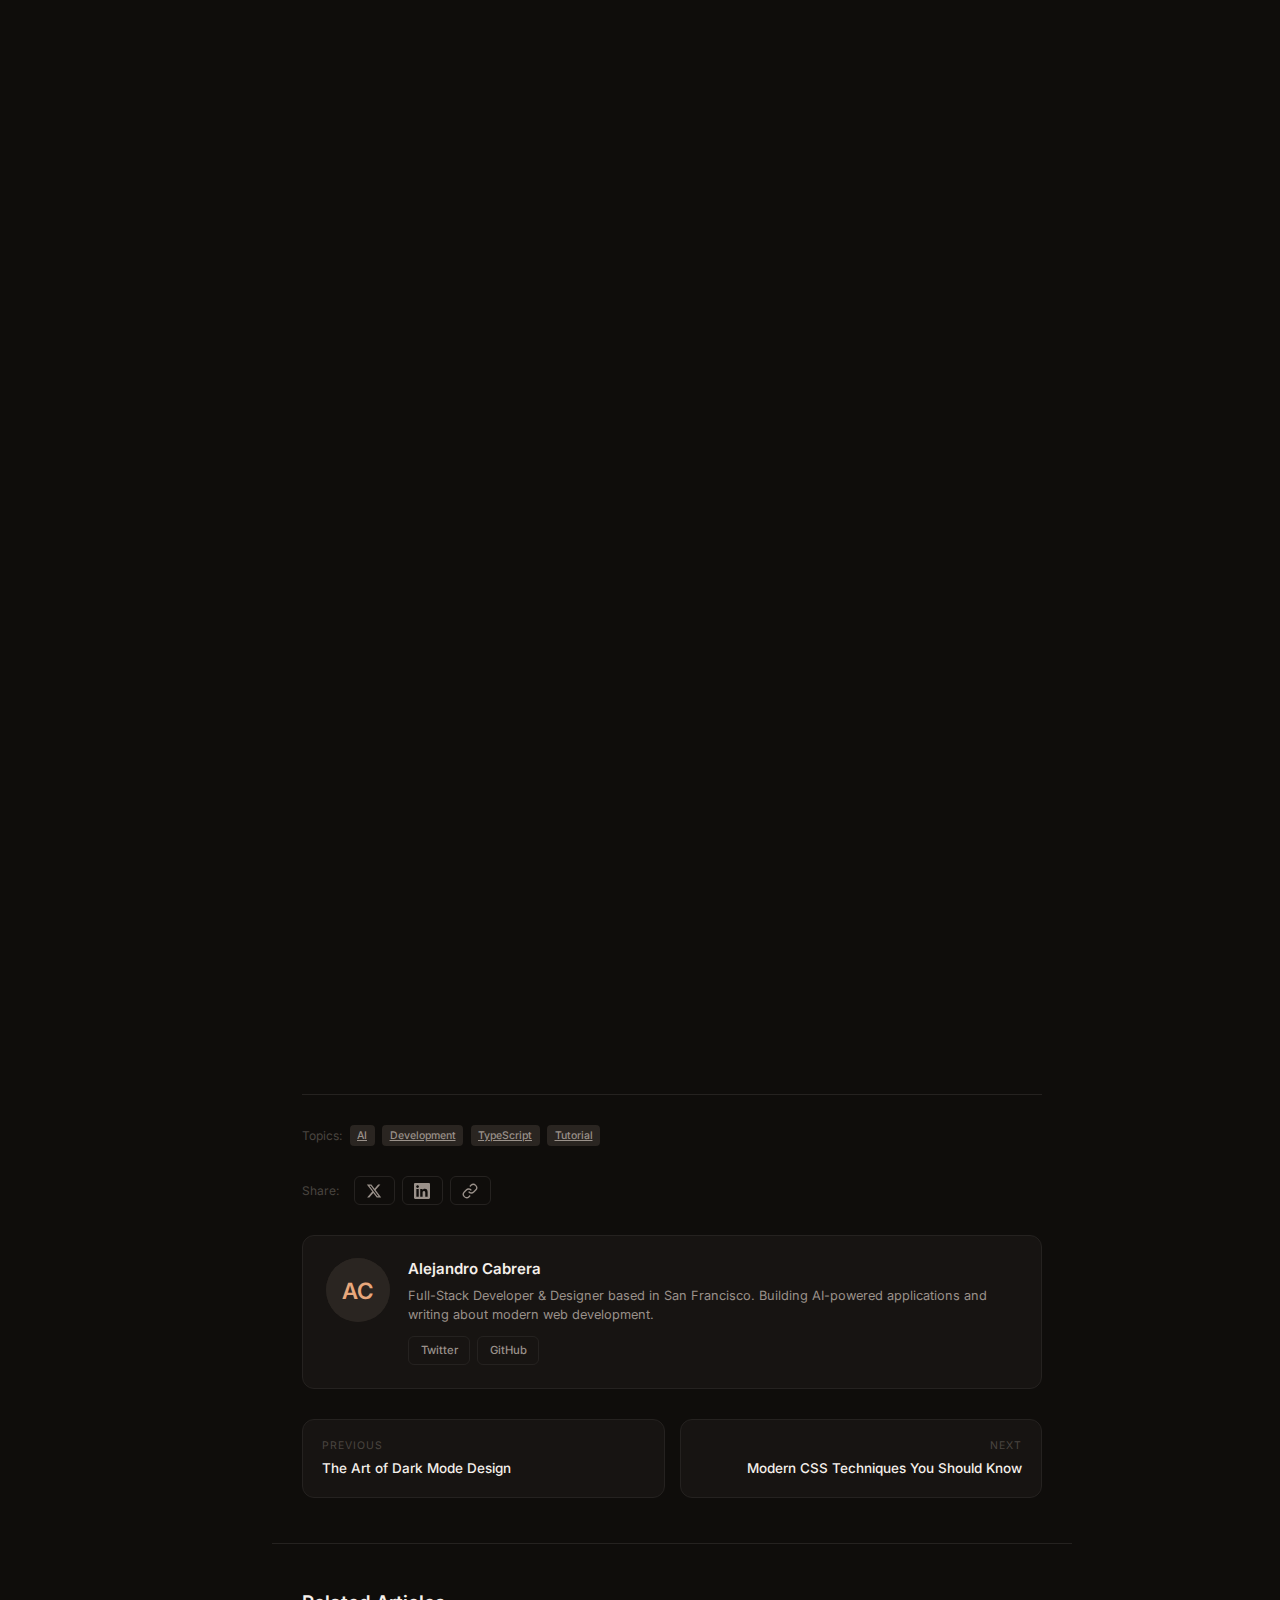
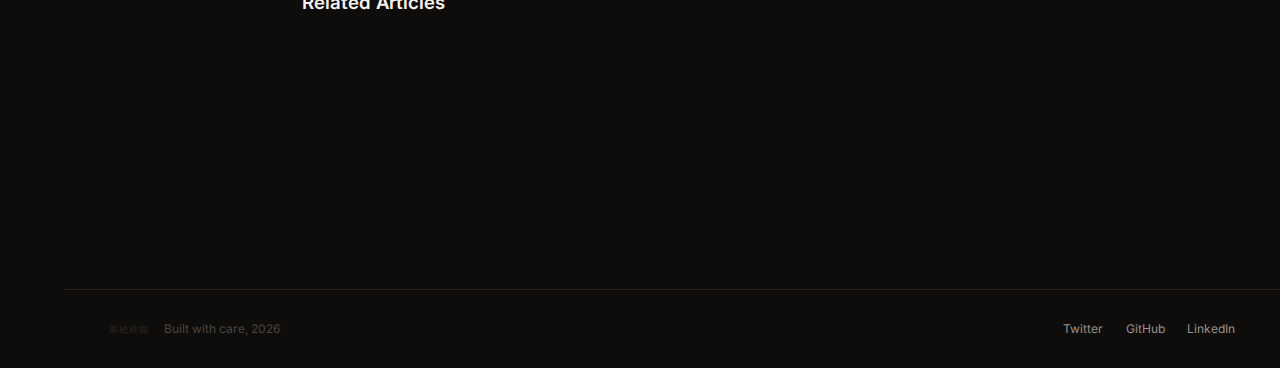
<file: blog-post.html>
<!DOCTYPE html>
<html lang="en">
<head>
    <meta charset="UTF-8">
    <meta name="viewport" content="width=device-width, initial-scale=1.0">
    <title>Building AI-Powered Applications in 2026 | Alejandro Cabrera</title>

    <!-- SEO Meta Tags -->
    <meta name="description" content="A deep dive into the current state of AI development tools and how to leverage them effectively in your projects.">
    <meta name="author" content="Alejandro Cabrera">
    <meta name="keywords" content="AI, machine learning, web development, tutorial">

    <!-- Open Graph / Social -->
    <meta property="og:type" content="article">
    <meta property="og:title" content="Building AI-Powered Applications in 2026">
    <meta property="og:description" content="A deep dive into the current state of AI development tools and how to leverage them effectively in your projects.">
    <meta property="og:url" content="https://yourdomain.pages.dev/blog-post.html">
    <meta property="og:image" content="https://yourdomain.pages.dev/og-image.png">
    <meta property="article:published_time" content="2026-01-15">
    <meta property="article:author" content="Alejandro Cabrera">

    <!-- Twitter Card -->
    <meta name="twitter:card" content="summary_large_image">
    <meta name="twitter:title" content="Building AI-Powered Applications in 2026">
    <meta name="twitter:description" content="A deep dive into the current state of AI development tools.">

    <!-- Canonical URL -->
    <link rel="canonical" href="https://yourdomain.pages.dev/blog-post.html">

    <link rel="stylesheet" href="styles.css">
    <link rel="stylesheet" href="components.css">
    <link rel="stylesheet" href="portfolio.css">
    <link rel="stylesheet" href="blog.css">
</head>
<body>

<!-- Reading Progress Bar -->
<div class="reading-progress" id="reading-progress"></div>

<div class="layout">
    <!-- Side Rail -->
    <aside class="rail">
        <a href="portfolio.html" class="rail-logo">AC</a>
        <nav class="rail-nav">
            <a href="portfolio.html#home" class="rail-link" title="Home">
                <svg viewBox="0 0 24 24" fill="none" stroke="currentColor" stroke-width="2">
                    <path d="M3 9l9-7 9 7v11a2 2 0 0 1-2 2H5a2 2 0 0 1-2-2z"/>
                    <polyline points="9 22 9 12 15 12 15 22"/>
                </svg>
            </a>
            <a href="portfolio.html#blog" class="rail-link active" title="Blog">
                <svg viewBox="0 0 24 24" fill="none" stroke="currentColor" stroke-width="2">
                    <path d="M12 19l7-7 3 3-7 7-3-3z"/>
                    <path d="M18 13l-1.5-7.5L2 2l3.5 14.5L13 18l5-5z"/>
                    <path d="M2 2l7.586 7.586"/>
                    <circle cx="11" cy="11" r="2"/>
                </svg>
            </a>
        </nav>
        <div class="rail-cryptic">記事</div>
    </aside>

    <main class="main">
        <article class="blog-article">
            <!-- Article Header -->
            <header class="article-header">
                <nav class="article-breadcrumb">
                    <a href="portfolio.html">Home</a>
                    <span>/</span>
                    <a href="portfolio.html#blog">Blog</a>
                    <span>/</span>
                    <span>AI Development</span>
                </nav>

                <div class="article-meta-top">
                    <span class="badge badge-peach">AI</span>
                    <span class="article-reading-time" id="reading-time">5 min read</span>
                </div>

                <h1 class="article-title">Building AI-Powered Applications in 2026</h1>

                <p class="article-subtitle">
                    A deep dive into the current state of AI development tools and how to
                    leverage them effectively in your projects.
                </p>

                <div class="article-author">
                    <div class="avatar avatar-sm">
                        <span class="avatar-fallback">AC</span>
                    </div>
                    <div class="article-author-info">
                        <span class="article-author-name">Alejandro Cabrera</span>
                        <time class="article-date" datetime="2026-01-15">January 15, 2026</time>
                    </div>
                </div>
            </header>

            <!-- Table of Contents -->
            <nav class="article-toc" id="toc">
                <h4 class="toc-title">
                    <svg viewBox="0 0 24 24" fill="none" stroke="currentColor" stroke-width="2" width="16" height="16">
                        <line x1="8" y1="6" x2="21" y2="6"/>
                        <line x1="8" y1="12" x2="21" y2="12"/>
                        <line x1="8" y1="18" x2="21" y2="18"/>
                        <line x1="3" y1="6" x2="3.01" y2="6"/>
                        <line x1="3" y1="12" x2="3.01" y2="12"/>
                        <line x1="3" y1="18" x2="3.01" y2="18"/>
                    </svg>
                    Contents
                </h4>
                <ul class="toc-list">
                    <li><a href="#introduction" class="toc-link">Introduction</a></li>
                    <li><a href="#landscape" class="toc-link">The AI Landscape Today</a></li>
                    <li><a href="#getting-started" class="toc-link">Getting Started</a></li>
                    <li><a href="#best-practices" class="toc-link">Best Practices</a></li>
                    <li><a href="#code-example" class="toc-link">Code Example</a></li>
                    <li><a href="#conclusion" class="toc-link">Conclusion</a></li>
                </ul>
            </nav>

            <!-- Article Content -->
            <div class="article-content" id="article-content">
                <section id="introduction">
                    <p class="lead">
                        The landscape of AI-powered application development has evolved dramatically.
                        What once required specialized teams and massive compute resources is now
                        accessible to individual developers with just an API key.
                    </p>

                    <p>
                        In this article, I'll share my experience building AI features into production
                        applications, along with practical tips that will help you avoid common pitfalls
                        and create genuinely useful AI-powered experiences.
                    </p>
                </section>

                <section id="landscape">
                    <h2>The AI Landscape Today</h2>

                    <p>
                        The current ecosystem offers an unprecedented variety of tools and services.
                        From large language models to specialized computer vision APIs, developers
                        now have access to capabilities that seemed like science fiction just years ago.
                    </p>

                    <blockquote>
                        <p>
                            "The best AI applications don't replace human judgment—they augment it,
                            providing insights and automation that free humans to focus on what matters."
                        </p>
                    </blockquote>

                    <p>
                        Key developments that have shaped the current landscape:
                    </p>

                    <ul>
                        <li><strong>Multimodal models</strong> that understand text, images, and code simultaneously</li>
                        <li><strong>Edge deployment</strong> options for privacy-sensitive applications</li>
                        <li><strong>Fine-tuning APIs</strong> that allow customization without deep ML expertise</li>
                        <li><strong>Streaming responses</strong> for real-time interaction patterns</li>
                    </ul>
                </section>

                <section id="getting-started">
                    <h2>Getting Started</h2>

                    <p>
                        Before diving into code, it's worth considering what makes an AI feature
                        actually useful. The best AI integrations solve real problems rather than
                        adding AI for its own sake.
                    </p>

                    <h3>Identifying Good Use Cases</h3>

                    <p>
                        Strong AI use cases typically share these characteristics:
                    </p>

                    <ol>
                        <li>The task involves pattern recognition or natural language understanding</li>
                        <li>Perfect accuracy isn't required—the system can gracefully handle errors</li>
                        <li>The value delivered outweighs the latency and cost of AI inference</li>
                        <li>Human oversight is available for edge cases</li>
                    </ol>

                    <div class="callout callout-info">
                        <div class="callout-title">
                            <svg viewBox="0 0 24 24" fill="none" stroke="currentColor" stroke-width="2" width="18" height="18">
                                <circle cx="12" cy="12" r="10"/>
                                <line x1="12" y1="16" x2="12" y2="12"/>
                                <line x1="12" y1="8" x2="12.01" y2="8"/>
                            </svg>
                            Pro Tip
                        </div>
                        <p>
                            Start with a narrow, well-defined use case. It's easier to expand a successful
                            small feature than to debug an overly ambitious integration.
                        </p>
                    </div>
                </section>

                <section id="best-practices">
                    <h2>Best Practices</h2>

                    <p>
                        After building dozens of AI-powered features, I've developed a set of practices
                        that consistently lead to better outcomes:
                    </p>

                    <h3>1. Design for Latency</h3>

                    <p>
                        AI inference isn't instantaneous. Use streaming where possible, show loading
                        states, and consider caching frequent queries. Users are surprisingly tolerant
                        of wait times when the UI communicates what's happening.
                    </p>

                    <h3>2. Build Fallbacks</h3>

                    <p>
                        AI services can fail or return unexpected results. Always have a graceful
                        degradation path—whether that's a cached response, a simpler heuristic, or
                        a clear error message with manual alternatives.
                    </p>

                    <h3>3. Monitor Everything</h3>

                    <p>
                        Track latency, token usage, error rates, and user feedback. AI features can
                        drift or degrade in subtle ways that are only visible through metrics.
                    </p>
                </section>

                <section id="code-example">
                    <h2>Code Example</h2>

                    <p>
                        Here's a practical example of implementing a streaming AI response with
                        proper error handling:
                    </p>

                    <div class="code-block">
                        <div class="code-header">
                            <span class="code-lang">TypeScript</span>
                            <button class="code-copy" data-copy="code-1" title="Copy code">
                                <svg viewBox="0 0 24 24" fill="none" stroke="currentColor" stroke-width="2" width="16" height="16">
                                    <rect x="9" y="9" width="13" height="13" rx="2" ry="2"/>
                                    <path d="M5 15H4a2 2 0 0 1-2-2V4a2 2 0 0 1 2-2h9a2 2 0 0 1 2 2v1"/>
                                </svg>
                                <span>Copy</span>
                            </button>
                        </div>
                        <pre><code id="code-1">async function streamAIResponse(prompt: string) {
  const controller = new AbortController();
  const timeout = setTimeout(() => controller.abort(), 30000);

  try {
    const response = await fetch('/api/ai/chat', {
      method: 'POST',
      headers: { 'Content-Type': 'application/json' },
      body: JSON.stringify({ prompt }),
      signal: controller.signal,
    });

    if (!response.ok) {
      throw new Error(`API error: ${response.status}`);
    }

    const reader = response.body?.getReader();
    const decoder = new TextDecoder();

    while (reader) {
      const { done, value } = await reader.read();
      if (done) break;

      const chunk = decoder.decode(value);
      yield chunk; // Stream to UI
    }
  } catch (error) {
    if (error.name === 'AbortError') {
      throw new Error('Request timed out');
    }
    throw error;
  } finally {
    clearTimeout(timeout);
  }
}</code></pre>
                    </div>

                    <p>
                        Notice the timeout handling, streaming with generators, and proper cleanup.
                        These details matter in production.
                    </p>
                </section>

                <section id="conclusion">
                    <h2>Conclusion</h2>

                    <p>
                        Building AI-powered applications in 2026 is more accessible than ever, but
                        success still requires thoughtful design and engineering discipline. Focus
                        on real user problems, build robust infrastructure, and iterate based on
                        actual usage data.
                    </p>

                    <p>
                        The future belongs to developers who can bridge the gap between AI capabilities
                        and genuine human needs. Start small, learn fast, and build something useful.
                    </p>
                </section>
            </div>

            <!-- Article Footer -->
            <footer class="article-footer">
                <!-- Tags -->
                <div class="article-tags">
                    <span class="article-tags-label">Topics:</span>
                    <a href="#" class="badge badge-secondary">AI</a>
                    <a href="#" class="badge badge-secondary">Development</a>
                    <a href="#" class="badge badge-secondary">TypeScript</a>
                    <a href="#" class="badge badge-secondary">Tutorial</a>
                </div>

                <!-- Share -->
                <div class="article-share">
                    <span class="article-share-label">Share:</span>
                    <button class="btn btn-ghost btn-sm share-btn" data-share="twitter" title="Share on Twitter">
                        <svg viewBox="0 0 24 24" fill="currentColor" width="16" height="16"><path d="M18.244 2.25h3.308l-7.227 8.26 8.502 11.24H16.17l-5.214-6.817L4.99 21.75H1.68l7.73-8.835L1.254 2.25H8.08l4.713 6.231zm-1.161 17.52h1.833L7.084 4.126H5.117z"/></svg>
                    </button>
                    <button class="btn btn-ghost btn-sm share-btn" data-share="linkedin" title="Share on LinkedIn">
                        <svg viewBox="0 0 24 24" fill="currentColor" width="16" height="16"><path d="M20.447 20.452h-3.554v-5.569c0-1.328-.027-3.037-1.852-3.037-1.853 0-2.136 1.445-2.136 2.939v5.667H9.351V9h3.414v1.561h.046c.477-.9 1.637-1.85 3.37-1.85 3.601 0 4.267 2.37 4.267 5.455v6.286zM5.337 7.433c-1.144 0-2.063-.926-2.063-2.065 0-1.138.92-2.063 2.063-2.063 1.14 0 2.064.925 2.064 2.063 0 1.139-.925 2.065-2.064 2.065zm1.782 13.019H3.555V9h3.564v11.452zM22.225 0H1.771C.792 0 0 .774 0 1.729v20.542C0 23.227.792 24 1.771 24h20.451C23.2 24 24 23.227 24 22.271V1.729C24 .774 23.2 0 22.222 0h.003z"/></svg>
                    </button>
                    <button class="btn btn-ghost btn-sm share-btn" data-share="copy" title="Copy link">
                        <svg viewBox="0 0 24 24" fill="none" stroke="currentColor" stroke-width="2" width="16" height="16">
                            <path d="M10 13a5 5 0 0 0 7.54.54l3-3a5 5 0 0 0-7.07-7.07l-1.72 1.71"/>
                            <path d="M14 11a5 5 0 0 0-7.54-.54l-3 3a5 5 0 0 0 7.07 7.07l1.71-1.71"/>
                        </svg>
                    </button>
                </div>

                <!-- Author Card -->
                <div class="author-card">
                    <div class="avatar avatar-lg">
                        <span class="avatar-fallback">AC</span>
                    </div>
                    <div class="author-card-content">
                        <h4 class="author-card-name">Alejandro Cabrera</h4>
                        <p class="author-card-bio">
                            Full-Stack Developer & Designer based in San Francisco.
                            Building AI-powered applications and writing about modern web development.
                        </p>
                        <div class="author-card-links">
                            <a href="#" class="btn btn-sm btn-ghost">Twitter</a>
                            <a href="#" class="btn btn-sm btn-ghost">GitHub</a>
                        </div>
                    </div>
                </div>

                <!-- Navigation -->
                <nav class="article-nav">
                    <a href="#" class="article-nav-link article-nav-prev">
                        <span class="article-nav-label">Previous</span>
                        <span class="article-nav-title">The Art of Dark Mode Design</span>
                    </a>
                    <a href="#" class="article-nav-link article-nav-next">
                        <span class="article-nav-label">Next</span>
                        <span class="article-nav-title">Modern CSS Techniques You Should Know</span>
                    </a>
                </nav>
            </footer>
        </article>

        <!-- Related Posts -->
        <section class="related-posts">
            <h3 class="related-posts-title">Related Articles</h3>
            <div class="p-blog-grid">
                <article class="p-blog-card">
                    <div class="p-blog-meta">
                        <span class="p-blog-date">Jan 8, 2026</span>
                        <span class="badge badge-moss">Design</span>
                    </div>
                    <h4 class="p-blog-title">The Art of Dark Mode Design</h4>
                    <p class="p-blog-excerpt">
                        Dark mode isn't just inverting colors. Learn the principles behind
                        creating beautiful dark interfaces...
                    </p>
                    <a href="#" class="p-blog-link">
                        Read more
                        <svg viewBox="0 0 24 24" fill="none" stroke="currentColor" stroke-width="2" width="14" height="14"><path d="M5 12h14M12 5l7 7-7 7"/></svg>
                    </a>
                </article>

                <article class="p-blog-card">
                    <div class="p-blog-meta">
                        <span class="p-blog-date">Dec 28, 2025</span>
                        <span class="badge badge-sand">Dev</span>
                    </div>
                    <h4 class="p-blog-title">Modern CSS Techniques You Should Know</h4>
                    <p class="p-blog-excerpt">
                        CSS has evolved tremendously. Here are the modern features that will
                        change how you write styles...
                    </p>
                    <a href="#" class="p-blog-link">
                        Read more
                        <svg viewBox="0 0 24 24" fill="none" stroke="currentColor" stroke-width="2" width="14" height="14"><path d="M5 12h14M12 5l7 7-7 7"/></svg>
                    </a>
                </article>
            </div>
        </section>

        <!-- Footer -->
        <footer class="p-footer">
            <div class="p-footer-left">
                <span class="cryptic-label">系統終端</span>
                <span>Built with care, 2026</span>
            </div>
            <div class="p-footer-right">
                <a href="#">Twitter</a>
                <a href="#">GitHub</a>
                <a href="#">LinkedIn</a>
            </div>
        </footer>
    </main>
</div>

<!-- Toast Notification -->
<div class="toast" id="toast"></div>

<script src="app.js"></script>
</body>
</html>
</file>
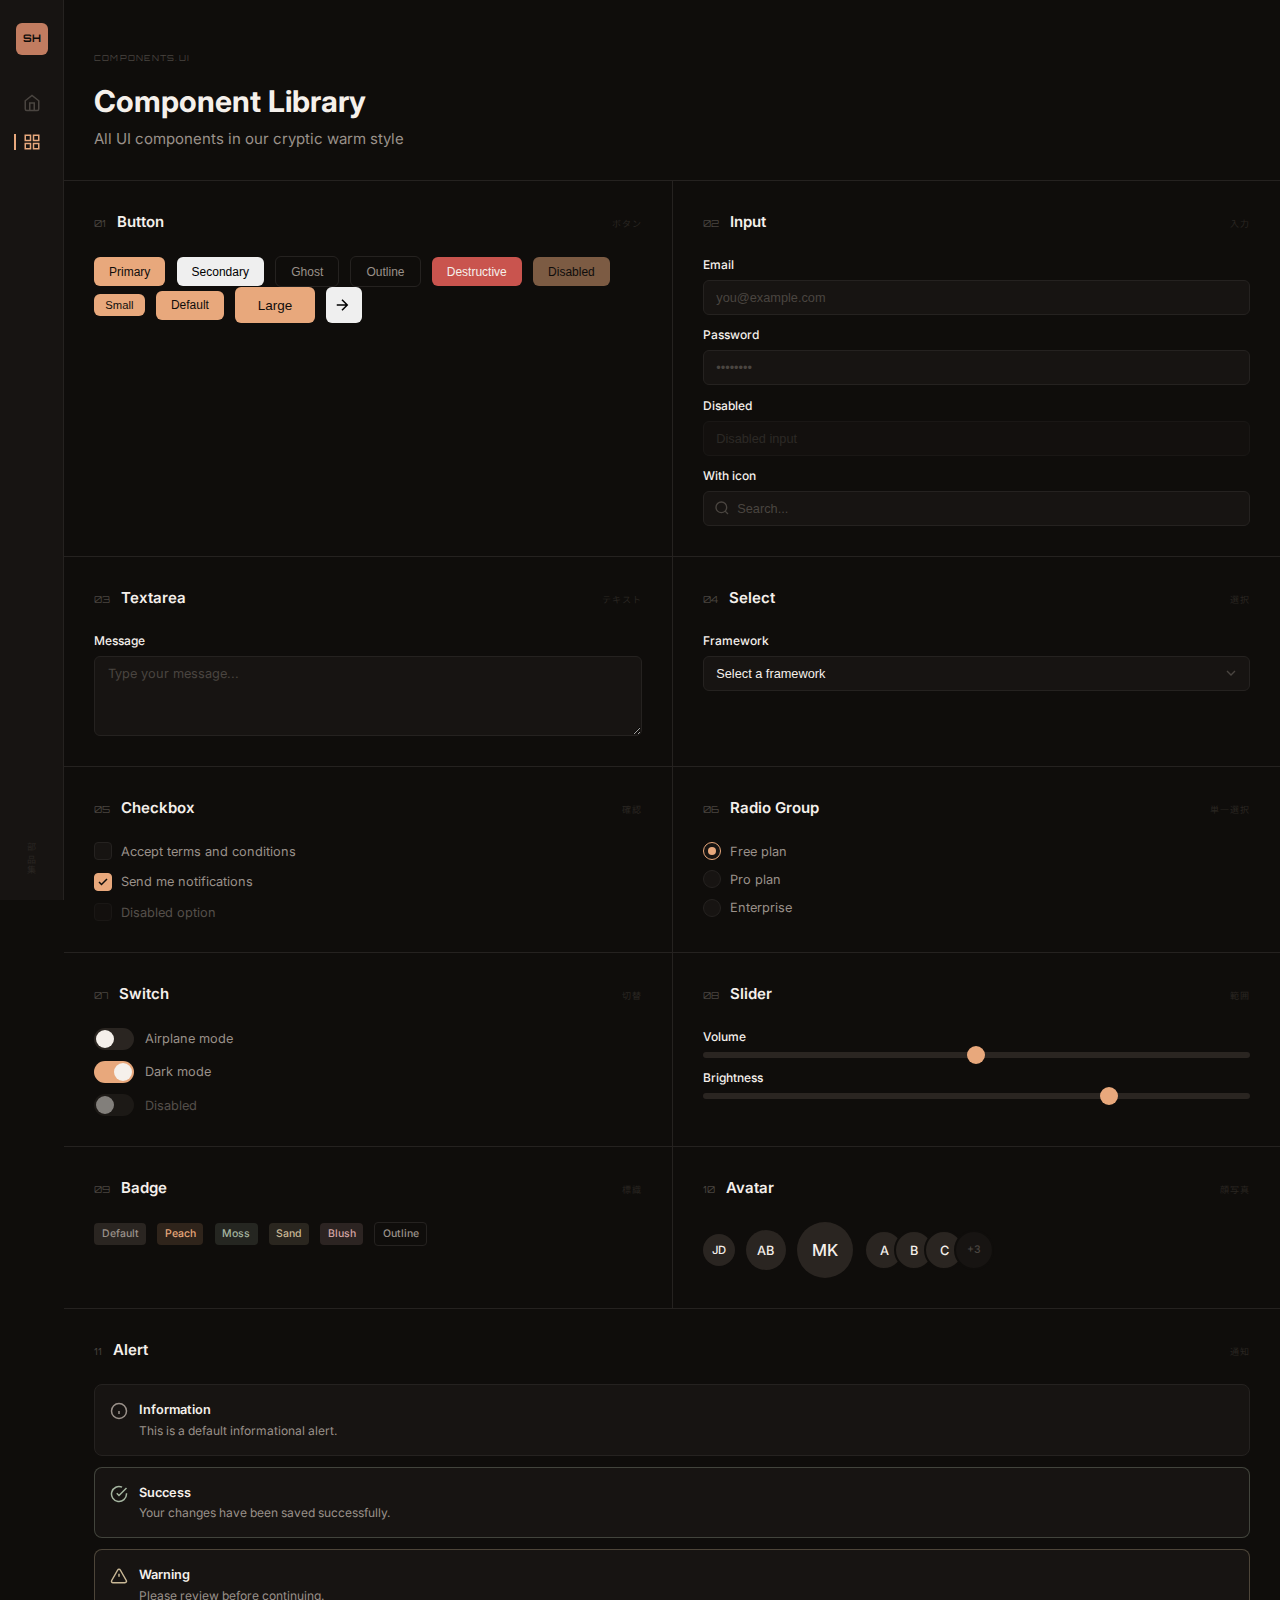
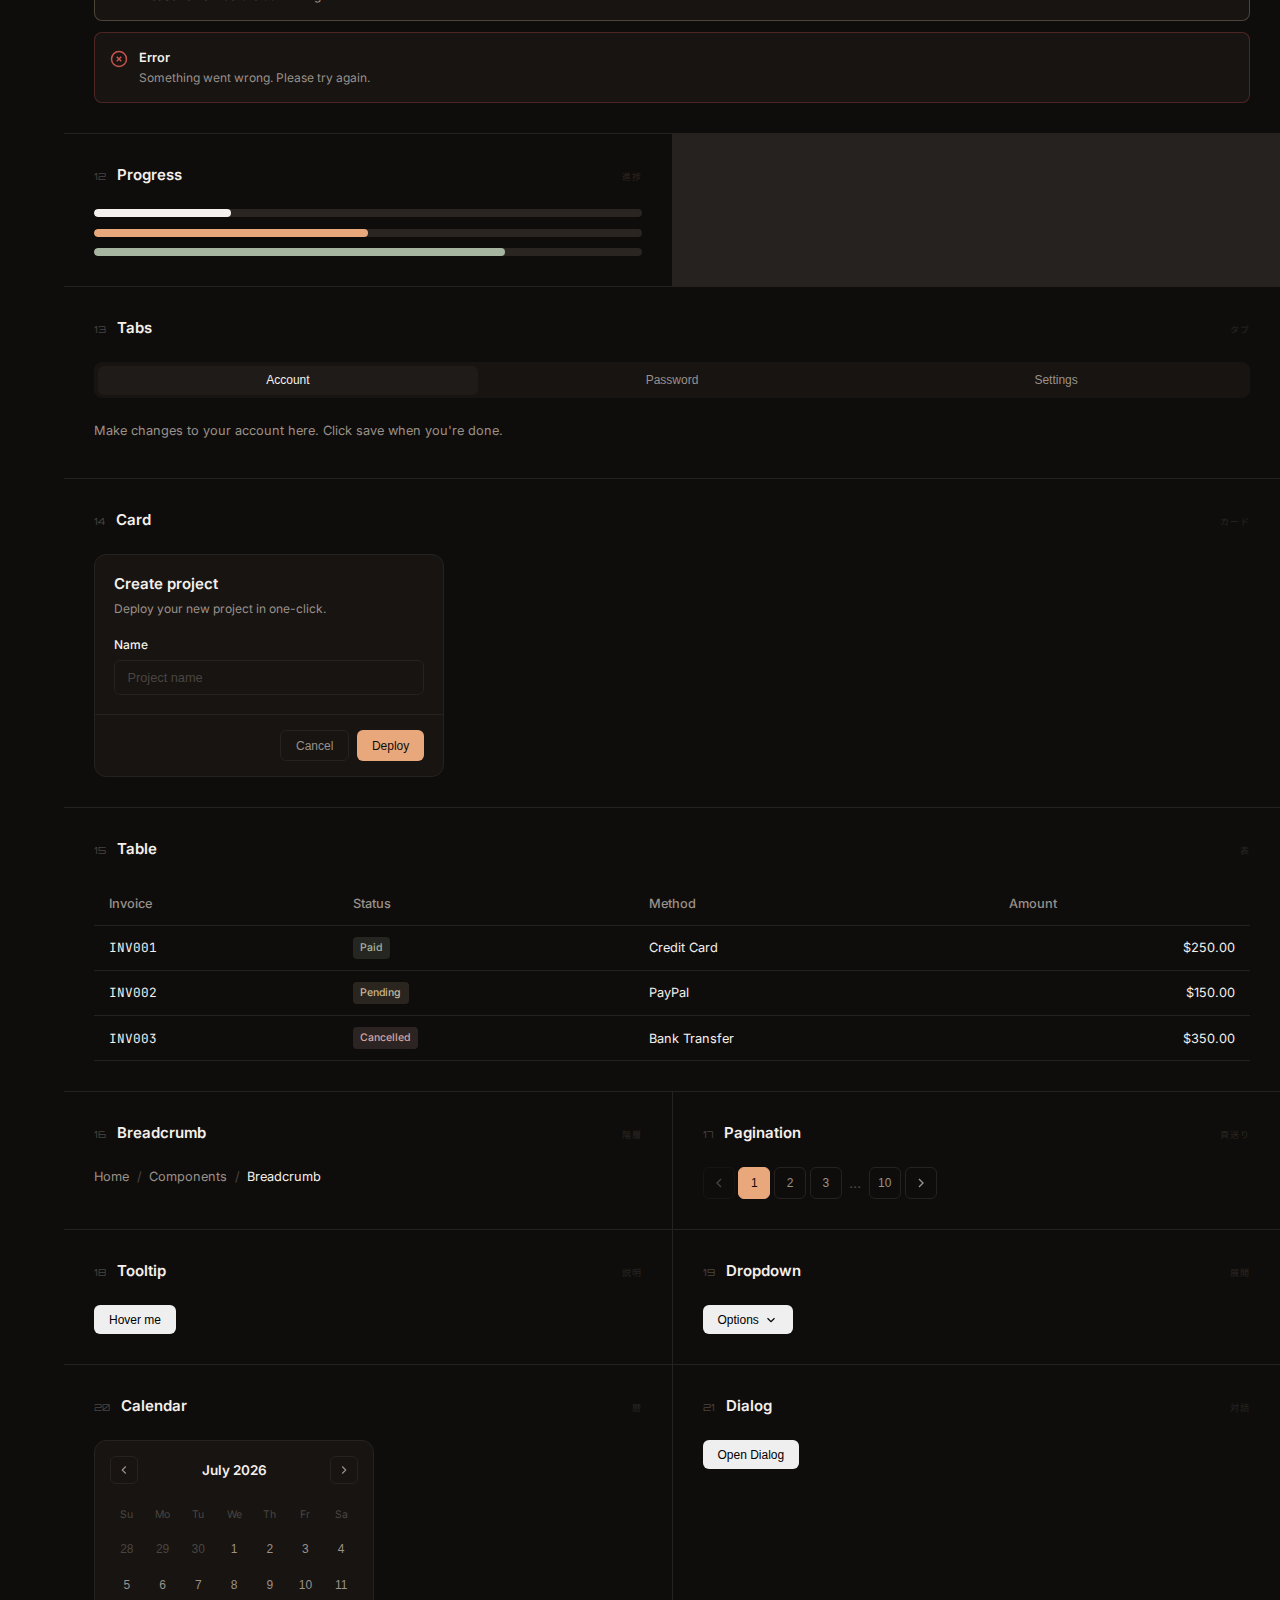
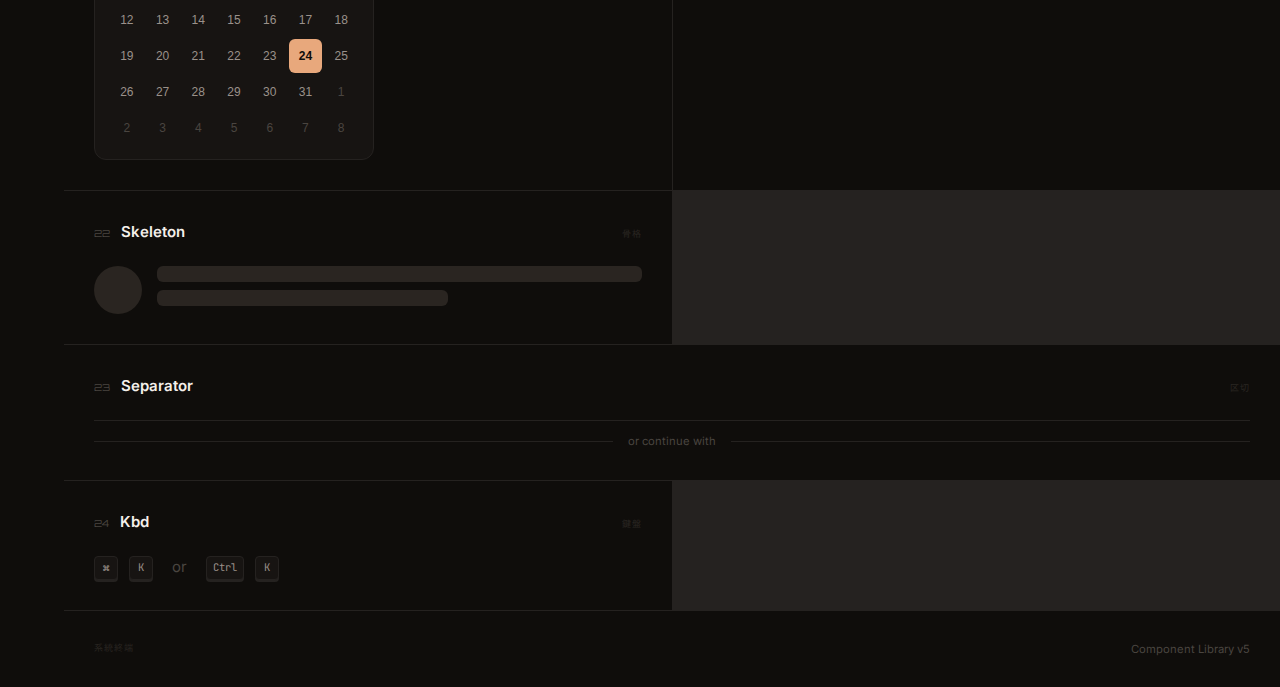
<file: components.html>
<!DOCTYPE html>
<html lang="en">
<head>
    <meta charset="UTF-8">
    <meta name="viewport" content="width=device-width, initial-scale=1.0">
    <title>Components - Cryptic UI</title>
    <link rel="stylesheet" href="styles.css">
    <link rel="stylesheet" href="components.css">
</head>
<body>

<div class="layout">
    <!-- Side Rail -->
    <aside class="rail">
        <div class="rail-logo">SH</div>
        <nav class="rail-nav">
            <a href="index.html" class="rail-link">
                <svg viewBox="0 0 24 24" fill="none" stroke="currentColor" stroke-width="2">
                    <path d="M3 9l9-7 9 7v11a2 2 0 0 1-2 2H5a2 2 0 0 1-2-2z"/>
                    <polyline points="9 22 9 12 15 12 15 22"/>
                </svg>
            </a>
            <a href="#" class="rail-link active">
                <svg viewBox="0 0 24 24" fill="none" stroke="currentColor" stroke-width="2">
                    <rect x="3" y="3" width="7" height="7"/><rect x="14" y="3" width="7" height="7"/>
                    <rect x="14" y="14" width="7" height="7"/><rect x="3" y="14" width="7" height="7"/>
                </svg>
            </a>
        </nav>
        <div class="rail-cryptic">部品集</div>
    </aside>

    <main class="main">
        <!-- Header -->
        <header class="comp-header">
            <div>
                <span class="tech-label">COMPONENTS.UI</span>
                <h1 class="comp-title">Component Library</h1>
                <p class="comp-desc">All UI components in our cryptic warm style</p>
            </div>
        </header>

        <div class="comp-grid">

            <!-- ============================================
                 BUTTONS
                 ============================================ -->
            <section class="comp-section">
                <div class="comp-section-head">
                    <span class="comp-num">01</span>
                    <h2>Button</h2>
                    <span class="cryptic-label">ボタン</span>
                </div>
                <div class="comp-demo">
                    <button class="btn btn-primary">Primary</button>
                    <button class="btn btn-secondary">Secondary</button>
                    <button class="btn btn-ghost">Ghost</button>
                    <button class="btn btn-outline">Outline</button>
                    <button class="btn btn-destructive">Destructive</button>
                    <button class="btn btn-primary" disabled>Disabled</button>
                </div>
                <div class="comp-demo">
                    <button class="btn btn-primary btn-sm">Small</button>
                    <button class="btn btn-primary">Default</button>
                    <button class="btn btn-primary btn-lg">Large</button>
                    <button class="btn btn-icon">
                        <svg viewBox="0 0 24 24" fill="none" stroke="currentColor" stroke-width="2"><path d="M5 12h14M12 5l7 7-7 7"/></svg>
                    </button>
                </div>
            </section>

            <!-- ============================================
                 INPUT
                 ============================================ -->
            <section class="comp-section">
                <div class="comp-section-head">
                    <span class="comp-num">02</span>
                    <h2>Input</h2>
                    <span class="cryptic-label">入力</span>
                </div>
                <div class="comp-demo comp-demo-col">
                    <div class="input-group">
                        <label class="label">Email</label>
                        <input type="email" class="input" placeholder="you@example.com">
                    </div>
                    <div class="input-group">
                        <label class="label">Password</label>
                        <input type="password" class="input" placeholder="••••••••">
                    </div>
                    <div class="input-group">
                        <label class="label">Disabled</label>
                        <input type="text" class="input" placeholder="Disabled input" disabled>
                    </div>
                    <div class="input-group">
                        <label class="label">With icon</label>
                        <div class="input-icon-wrap">
                            <svg class="input-icon" viewBox="0 0 24 24" fill="none" stroke="currentColor" stroke-width="2"><circle cx="11" cy="11" r="8"/><path d="m21 21-4.35-4.35"/></svg>
                            <input type="text" class="input input-with-icon" placeholder="Search...">
                        </div>
                    </div>
                </div>
            </section>

            <!-- ============================================
                 TEXTAREA
                 ============================================ -->
            <section class="comp-section">
                <div class="comp-section-head">
                    <span class="comp-num">03</span>
                    <h2>Textarea</h2>
                    <span class="cryptic-label">テキスト</span>
                </div>
                <div class="comp-demo comp-demo-col">
                    <div class="input-group">
                        <label class="label">Message</label>
                        <textarea class="textarea" placeholder="Type your message..." rows="4"></textarea>
                    </div>
                </div>
            </section>

            <!-- ============================================
                 SELECT / DROPDOWN
                 ============================================ -->
            <section class="comp-section">
                <div class="comp-section-head">
                    <span class="comp-num">04</span>
                    <h2>Select</h2>
                    <span class="cryptic-label">選択</span>
                </div>
                <div class="comp-demo comp-demo-col">
                    <div class="input-group">
                        <label class="label">Framework</label>
                        <div class="select-wrap">
                            <select class="select">
                                <option value="">Select a framework</option>
                                <option value="react">React</option>
                                <option value="vue">Vue</option>
                                <option value="svelte">Svelte</option>
                                <option value="angular">Angular</option>
                            </select>
                            <svg class="select-arrow" viewBox="0 0 24 24" fill="none" stroke="currentColor" stroke-width="2"><path d="m6 9 6 6 6-6"/></svg>
                        </div>
                    </div>
                </div>
            </section>

            <!-- ============================================
                 CHECKBOX
                 ============================================ -->
            <section class="comp-section">
                <div class="comp-section-head">
                    <span class="comp-num">05</span>
                    <h2>Checkbox</h2>
                    <span class="cryptic-label">確認</span>
                </div>
                <div class="comp-demo comp-demo-col">
                    <label class="checkbox-wrap">
                        <input type="checkbox" class="checkbox">
                        <span class="checkbox-box">
                            <svg viewBox="0 0 24 24" fill="none" stroke="currentColor" stroke-width="3"><polyline points="20 6 9 17 4 12"/></svg>
                        </span>
                        <span class="checkbox-label">Accept terms and conditions</span>
                    </label>
                    <label class="checkbox-wrap">
                        <input type="checkbox" class="checkbox" checked>
                        <span class="checkbox-box">
                            <svg viewBox="0 0 24 24" fill="none" stroke="currentColor" stroke-width="3"><polyline points="20 6 9 17 4 12"/></svg>
                        </span>
                        <span class="checkbox-label">Send me notifications</span>
                    </label>
                    <label class="checkbox-wrap checkbox-disabled">
                        <input type="checkbox" class="checkbox" disabled>
                        <span class="checkbox-box">
                            <svg viewBox="0 0 24 24" fill="none" stroke="currentColor" stroke-width="3"><polyline points="20 6 9 17 4 12"/></svg>
                        </span>
                        <span class="checkbox-label">Disabled option</span>
                    </label>
                </div>
            </section>

            <!-- ============================================
                 RADIO
                 ============================================ -->
            <section class="comp-section">
                <div class="comp-section-head">
                    <span class="comp-num">06</span>
                    <h2>Radio Group</h2>
                    <span class="cryptic-label">単一選択</span>
                </div>
                <div class="comp-demo comp-demo-col">
                    <div class="radio-group">
                        <label class="radio-wrap">
                            <input type="radio" name="plan" class="radio" checked>
                            <span class="radio-dot"></span>
                            <span class="radio-label">Free plan</span>
                        </label>
                        <label class="radio-wrap">
                            <input type="radio" name="plan" class="radio">
                            <span class="radio-dot"></span>
                            <span class="radio-label">Pro plan</span>
                        </label>
                        <label class="radio-wrap">
                            <input type="radio" name="plan" class="radio">
                            <span class="radio-dot"></span>
                            <span class="radio-label">Enterprise</span>
                        </label>
                    </div>
                </div>
            </section>

            <!-- ============================================
                 SWITCH
                 ============================================ -->
            <section class="comp-section">
                <div class="comp-section-head">
                    <span class="comp-num">07</span>
                    <h2>Switch</h2>
                    <span class="cryptic-label">切替</span>
                </div>
                <div class="comp-demo comp-demo-col">
                    <label class="switch-wrap">
                        <input type="checkbox" class="switch-input">
                        <span class="switch"></span>
                        <span class="switch-label">Airplane mode</span>
                    </label>
                    <label class="switch-wrap">
                        <input type="checkbox" class="switch-input" checked>
                        <span class="switch"></span>
                        <span class="switch-label">Dark mode</span>
                    </label>
                    <label class="switch-wrap switch-disabled">
                        <input type="checkbox" class="switch-input" disabled>
                        <span class="switch"></span>
                        <span class="switch-label">Disabled</span>
                    </label>
                </div>
            </section>

            <!-- ============================================
                 SLIDER
                 ============================================ -->
            <section class="comp-section">
                <div class="comp-section-head">
                    <span class="comp-num">08</span>
                    <h2>Slider</h2>
                    <span class="cryptic-label">範囲</span>
                </div>
                <div class="comp-demo comp-demo-col">
                    <div class="input-group">
                        <label class="label">Volume</label>
                        <input type="range" class="slider" min="0" max="100" value="50">
                    </div>
                    <div class="input-group">
                        <label class="label">Brightness</label>
                        <input type="range" class="slider" min="0" max="100" value="75">
                    </div>
                </div>
            </section>

            <!-- ============================================
                 BADGE
                 ============================================ -->
            <section class="comp-section">
                <div class="comp-section-head">
                    <span class="comp-num">09</span>
                    <h2>Badge</h2>
                    <span class="cryptic-label">標識</span>
                </div>
                <div class="comp-demo">
                    <span class="badge">Default</span>
                    <span class="badge badge-peach">Peach</span>
                    <span class="badge badge-moss">Moss</span>
                    <span class="badge badge-sand">Sand</span>
                    <span class="badge badge-blush">Blush</span>
                    <span class="badge badge-outline">Outline</span>
                </div>
            </section>

            <!-- ============================================
                 AVATAR
                 ============================================ -->
            <section class="comp-section">
                <div class="comp-section-head">
                    <span class="comp-num">10</span>
                    <h2>Avatar</h2>
                    <span class="cryptic-label">顔写真</span>
                </div>
                <div class="comp-demo">
                    <div class="avatar avatar-sm">
                        <span>JD</span>
                    </div>
                    <div class="avatar">
                        <span>AB</span>
                    </div>
                    <div class="avatar avatar-lg">
                        <span>MK</span>
                    </div>
                    <div class="avatar-group">
                        <div class="avatar"><span>A</span></div>
                        <div class="avatar"><span>B</span></div>
                        <div class="avatar"><span>C</span></div>
                        <div class="avatar avatar-more"><span>+3</span></div>
                    </div>
                </div>
            </section>

            <!-- ============================================
                 ALERT
                 ============================================ -->
            <section class="comp-section comp-section-wide">
                <div class="comp-section-head">
                    <span class="comp-num">11</span>
                    <h2>Alert</h2>
                    <span class="cryptic-label">通知</span>
                </div>
                <div class="comp-demo comp-demo-col">
                    <div class="alert">
                        <svg viewBox="0 0 24 24" fill="none" stroke="currentColor" stroke-width="2"><circle cx="12" cy="12" r="10"/><path d="M12 16v-4M12 8h.01"/></svg>
                        <div class="alert-content">
                            <div class="alert-title">Information</div>
                            <div class="alert-desc">This is a default informational alert.</div>
                        </div>
                    </div>
                    <div class="alert alert-success">
                        <svg viewBox="0 0 24 24" fill="none" stroke="currentColor" stroke-width="2"><path d="M22 11.08V12a10 10 0 1 1-5.93-9.14"/><polyline points="22 4 12 14.01 9 11.01"/></svg>
                        <div class="alert-content">
                            <div class="alert-title">Success</div>
                            <div class="alert-desc">Your changes have been saved successfully.</div>
                        </div>
                    </div>
                    <div class="alert alert-warning">
                        <svg viewBox="0 0 24 24" fill="none" stroke="currentColor" stroke-width="2"><path d="m21.73 18-8-14a2 2 0 0 0-3.48 0l-8 14A2 2 0 0 0 4 21h16a2 2 0 0 0 1.73-3Z"/><path d="M12 9v4M12 17h.01"/></svg>
                        <div class="alert-content">
                            <div class="alert-title">Warning</div>
                            <div class="alert-desc">Please review before continuing.</div>
                        </div>
                    </div>
                    <div class="alert alert-error">
                        <svg viewBox="0 0 24 24" fill="none" stroke="currentColor" stroke-width="2"><circle cx="12" cy="12" r="10"/><path d="m15 9-6 6M9 9l6 6"/></svg>
                        <div class="alert-content">
                            <div class="alert-title">Error</div>
                            <div class="alert-desc">Something went wrong. Please try again.</div>
                        </div>
                    </div>
                </div>
            </section>

            <!-- ============================================
                 PROGRESS
                 ============================================ -->
            <section class="comp-section">
                <div class="comp-section-head">
                    <span class="comp-num">12</span>
                    <h2>Progress</h2>
                    <span class="cryptic-label">進捗</span>
                </div>
                <div class="comp-demo comp-demo-col">
                    <div class="progress-wrap">
                        <div class="progress-bar" style="--progress: 25%"></div>
                    </div>
                    <div class="progress-wrap">
                        <div class="progress-bar progress-peach" style="--progress: 50%"></div>
                    </div>
                    <div class="progress-wrap">
                        <div class="progress-bar progress-moss" style="--progress: 75%"></div>
                    </div>
                </div>
            </section>

            <!-- ============================================
                 TABS
                 ============================================ -->
            <section class="comp-section comp-section-wide">
                <div class="comp-section-head">
                    <span class="comp-num">13</span>
                    <h2>Tabs</h2>
                    <span class="cryptic-label">タブ</span>
                </div>
                <div class="comp-demo comp-demo-col">
                    <div class="tabs">
                        <div class="tabs-list">
                            <button class="tab active">Account</button>
                            <button class="tab">Password</button>
                            <button class="tab">Settings</button>
                        </div>
                        <div class="tabs-content">
                            <p>Make changes to your account here. Click save when you're done.</p>
                        </div>
                    </div>
                </div>
            </section>

            <!-- ============================================
                 CARD
                 ============================================ -->
            <section class="comp-section comp-section-wide">
                <div class="comp-section-head">
                    <span class="comp-num">14</span>
                    <h2>Card</h2>
                    <span class="cryptic-label">カード</span>
                </div>
                <div class="comp-demo">
                    <div class="ui-card">
                        <div class="ui-card-header">
                            <h3 class="ui-card-title">Create project</h3>
                            <p class="ui-card-desc">Deploy your new project in one-click.</p>
                        </div>
                        <div class="ui-card-content">
                            <div class="input-group">
                                <label class="label">Name</label>
                                <input type="text" class="input" placeholder="Project name">
                            </div>
                        </div>
                        <div class="ui-card-footer">
                            <button class="btn btn-ghost">Cancel</button>
                            <button class="btn btn-primary">Deploy</button>
                        </div>
                    </div>
                </div>
            </section>

            <!-- ============================================
                 TABLE
                 ============================================ -->
            <section class="comp-section comp-section-wide">
                <div class="comp-section-head">
                    <span class="comp-num">15</span>
                    <h2>Table</h2>
                    <span class="cryptic-label">表</span>
                </div>
                <div class="comp-demo">
                    <div class="table-wrap">
                        <table class="table">
                            <thead>
                                <tr>
                                    <th>Invoice</th>
                                    <th>Status</th>
                                    <th>Method</th>
                                    <th class="text-right">Amount</th>
                                </tr>
                            </thead>
                            <tbody>
                                <tr>
                                    <td class="font-mono">INV001</td>
                                    <td><span class="badge badge-moss">Paid</span></td>
                                    <td>Credit Card</td>
                                    <td class="text-right">$250.00</td>
                                </tr>
                                <tr>
                                    <td class="font-mono">INV002</td>
                                    <td><span class="badge badge-sand">Pending</span></td>
                                    <td>PayPal</td>
                                    <td class="text-right">$150.00</td>
                                </tr>
                                <tr>
                                    <td class="font-mono">INV003</td>
                                    <td><span class="badge badge-blush">Cancelled</span></td>
                                    <td>Bank Transfer</td>
                                    <td class="text-right">$350.00</td>
                                </tr>
                            </tbody>
                        </table>
                    </div>
                </div>
            </section>

            <!-- ============================================
                 BREADCRUMB
                 ============================================ -->
            <section class="comp-section">
                <div class="comp-section-head">
                    <span class="comp-num">16</span>
                    <h2>Breadcrumb</h2>
                    <span class="cryptic-label">階層</span>
                </div>
                <div class="comp-demo">
                    <nav class="breadcrumb">
                        <a href="#" class="breadcrumb-item">Home</a>
                        <span class="breadcrumb-sep">/</span>
                        <a href="#" class="breadcrumb-item">Components</a>
                        <span class="breadcrumb-sep">/</span>
                        <span class="breadcrumb-item current">Breadcrumb</span>
                    </nav>
                </div>
            </section>

            <!-- ============================================
                 PAGINATION
                 ============================================ -->
            <section class="comp-section">
                <div class="comp-section-head">
                    <span class="comp-num">17</span>
                    <h2>Pagination</h2>
                    <span class="cryptic-label">頁送り</span>
                </div>
                <div class="comp-demo">
                    <nav class="pagination">
                        <button class="page-btn page-prev" disabled>
                            <svg viewBox="0 0 24 24" fill="none" stroke="currentColor" stroke-width="2"><path d="m15 18-6-6 6-6"/></svg>
                        </button>
                        <button class="page-btn active">1</button>
                        <button class="page-btn">2</button>
                        <button class="page-btn">3</button>
                        <span class="page-dots">...</span>
                        <button class="page-btn">10</button>
                        <button class="page-btn page-next">
                            <svg viewBox="0 0 24 24" fill="none" stroke="currentColor" stroke-width="2"><path d="m9 18 6-6-6-6"/></svg>
                        </button>
                    </nav>
                </div>
            </section>

            <!-- ============================================
                 TOOLTIP
                 ============================================ -->
            <section class="comp-section">
                <div class="comp-section-head">
                    <span class="comp-num">18</span>
                    <h2>Tooltip</h2>
                    <span class="cryptic-label">説明</span>
                </div>
                <div class="comp-demo">
                    <div class="tooltip-wrap">
                        <button class="btn btn-secondary">Hover me</button>
                        <div class="tooltip">This is a tooltip</div>
                    </div>
                </div>
            </section>

            <!-- ============================================
                 DROPDOWN MENU
                 ============================================ -->
            <section class="comp-section">
                <div class="comp-section-head">
                    <span class="comp-num">19</span>
                    <h2>Dropdown</h2>
                    <span class="cryptic-label">展開</span>
                </div>
                <div class="comp-demo">
                    <div class="dropdown">
                        <button class="btn btn-secondary dropdown-trigger">
                            Options
                            <svg viewBox="0 0 24 24" fill="none" stroke="currentColor" stroke-width="2"><path d="m6 9 6 6 6-6"/></svg>
                        </button>
                        <div class="dropdown-menu">
                            <a href="#" class="dropdown-item">
                                <svg viewBox="0 0 24 24" fill="none" stroke="currentColor" stroke-width="2"><path d="M19 21v-2a4 4 0 0 0-4-4H9a4 4 0 0 0-4 4v2"/><circle cx="12" cy="7" r="4"/></svg>
                                Profile
                            </a>
                            <a href="#" class="dropdown-item">
                                <svg viewBox="0 0 24 24" fill="none" stroke="currentColor" stroke-width="2"><circle cx="12" cy="12" r="3"/><path d="M19.4 15a1.65 1.65 0 0 0 .33 1.82l.06.06a2 2 0 0 1 0 2.83 2 2 0 0 1-2.83 0l-.06-.06a1.65 1.65 0 0 0-1.82-.33 1.65 1.65 0 0 0-1 1.51V21a2 2 0 0 1-4 0v-.09A1.65 1.65 0 0 0 9 19.4a1.65 1.65 0 0 0-1.82.33l-.06.06a2 2 0 0 1-2.83 0 2 2 0 0 1 0-2.83l.06-.06a1.65 1.65 0 0 0 .33-1.82 1.65 1.65 0 0 0-1.51-1H3a2 2 0 0 1 0-4h.09A1.65 1.65 0 0 0 4.6 9a1.65 1.65 0 0 0-.33-1.82l-.06-.06a2 2 0 0 1 0-2.83 2 2 0 0 1 2.83 0l.06.06a1.65 1.65 0 0 0 1.82.33H9a1.65 1.65 0 0 0 1-1.51V3a2 2 0 0 1 4 0v.09a1.65 1.65 0 0 0 1 1.51 1.65 1.65 0 0 0 1.82-.33l.06-.06a2 2 0 0 1 2.83 0 2 2 0 0 1 0 2.83l-.06.06a1.65 1.65 0 0 0-.33 1.82V9a1.65 1.65 0 0 0 1.51 1H21a2 2 0 0 1 0 4h-.09a1.65 1.65 0 0 0-1.51 1z"/></svg>
                                Settings
                            </a>
                            <div class="dropdown-sep"></div>
                            <a href="#" class="dropdown-item dropdown-item-danger">
                                <svg viewBox="0 0 24 24" fill="none" stroke="currentColor" stroke-width="2"><path d="M9 21H5a2 2 0 0 1-2-2V5a2 2 0 0 1 2-2h4"/><polyline points="16 17 21 12 16 7"/><line x1="21" y1="12" x2="9" y2="12"/></svg>
                                Logout
                            </a>
                        </div>
                    </div>
                </div>
            </section>

            <!-- ============================================
                 CALENDAR
                 ============================================ -->
            <section class="comp-section">
                <div class="comp-section-head">
                    <span class="comp-num">20</span>
                    <h2>Calendar</h2>
                    <span class="cryptic-label">暦</span>
                </div>
                <div class="comp-demo">
                    <div class="calendar">
                        <div class="calendar-header">
                            <button class="calendar-nav">
                                <svg viewBox="0 0 24 24" fill="none" stroke="currentColor" stroke-width="2"><path d="m15 18-6-6 6-6"/></svg>
                            </button>
                            <span class="calendar-title">January 2026</span>
                            <button class="calendar-nav">
                                <svg viewBox="0 0 24 24" fill="none" stroke="currentColor" stroke-width="2"><path d="m9 18 6-6-6-6"/></svg>
                            </button>
                        </div>
                        <div class="calendar-grid">
                            <div class="calendar-day-name">Su</div>
                            <div class="calendar-day-name">Mo</div>
                            <div class="calendar-day-name">Tu</div>
                            <div class="calendar-day-name">We</div>
                            <div class="calendar-day-name">Th</div>
                            <div class="calendar-day-name">Fr</div>
                            <div class="calendar-day-name">Sa</div>

                            <button class="calendar-day other">28</button>
                            <button class="calendar-day other">29</button>
                            <button class="calendar-day other">30</button>
                            <button class="calendar-day other">31</button>
                            <button class="calendar-day">1</button>
                            <button class="calendar-day">2</button>
                            <button class="calendar-day">3</button>

                            <button class="calendar-day">4</button>
                            <button class="calendar-day">5</button>
                            <button class="calendar-day">6</button>
                            <button class="calendar-day">7</button>
                            <button class="calendar-day">8</button>
                            <button class="calendar-day">9</button>
                            <button class="calendar-day">10</button>

                            <button class="calendar-day">11</button>
                            <button class="calendar-day">12</button>
                            <button class="calendar-day">13</button>
                            <button class="calendar-day">14</button>
                            <button class="calendar-day">15</button>
                            <button class="calendar-day">16</button>
                            <button class="calendar-day">17</button>

                            <button class="calendar-day">18</button>
                            <button class="calendar-day">19</button>
                            <button class="calendar-day">20</button>
                            <button class="calendar-day">21</button>
                            <button class="calendar-day">22</button>
                            <button class="calendar-day">23</button>
                            <button class="calendar-day">24</button>

                            <button class="calendar-day today">25</button>
                            <button class="calendar-day">26</button>
                            <button class="calendar-day">27</button>
                            <button class="calendar-day">28</button>
                            <button class="calendar-day">29</button>
                            <button class="calendar-day">30</button>
                            <button class="calendar-day">31</button>
                        </div>
                    </div>
                </div>
            </section>

            <!-- ============================================
                 DIALOG / MODAL
                 ============================================ -->
            <section class="comp-section">
                <div class="comp-section-head">
                    <span class="comp-num">21</span>
                    <h2>Dialog</h2>
                    <span class="cryptic-label">対話</span>
                </div>
                <div class="comp-demo">
                    <button class="btn btn-secondary" onclick="document.getElementById('demo-dialog').showModal()">Open Dialog</button>

                    <dialog id="demo-dialog" class="dialog">
                        <div class="dialog-content">
                            <h3 class="dialog-title">Are you sure?</h3>
                            <p class="dialog-desc">This action cannot be undone. This will permanently delete your account.</p>
                            <div class="dialog-footer">
                                <button class="btn btn-ghost" onclick="document.getElementById('demo-dialog').close()">Cancel</button>
                                <button class="btn btn-destructive" onclick="document.getElementById('demo-dialog').close()">Delete</button>
                            </div>
                        </div>
                    </dialog>
                </div>
            </section>

            <!-- ============================================
                 SKELETON
                 ============================================ -->
            <section class="comp-section">
                <div class="comp-section-head">
                    <span class="comp-num">22</span>
                    <h2>Skeleton</h2>
                    <span class="cryptic-label">骨格</span>
                </div>
                <div class="comp-demo comp-demo-col">
                    <div class="skeleton-demo">
                        <div class="skeleton skeleton-circle"></div>
                        <div class="skeleton-lines">
                            <div class="skeleton skeleton-text"></div>
                            <div class="skeleton skeleton-text short"></div>
                        </div>
                    </div>
                </div>
            </section>

            <!-- ============================================
                 SEPARATOR
                 ============================================ -->
            <section class="comp-section comp-section-wide">
                <div class="comp-section-head">
                    <span class="comp-num">23</span>
                    <h2>Separator</h2>
                    <span class="cryptic-label">区切</span>
                </div>
                <div class="comp-demo comp-demo-col">
                    <div class="separator"></div>
                    <div class="separator-with-text">
                        <span>or continue with</span>
                    </div>
                </div>
            </section>

            <!-- ============================================
                 KBD
                 ============================================ -->
            <section class="comp-section">
                <div class="comp-section-head">
                    <span class="comp-num">24</span>
                    <h2>Kbd</h2>
                    <span class="cryptic-label">鍵盤</span>
                </div>
                <div class="comp-demo">
                    <kbd class="kbd">⌘</kbd>
                    <kbd class="kbd">K</kbd>
                    <span style="margin: 0 0.5rem; color: var(--muted);">or</span>
                    <kbd class="kbd">Ctrl</kbd>
                    <kbd class="kbd">K</kbd>
                </div>
            </section>

        </div>

        <!-- Footer -->
        <footer class="comp-footer">
            <span class="cryptic-label">系統終端</span>
            <span>Component Library v5</span>
        </footer>

    </main>
</div>

<script src="app.js"></script>
</body>
</html>
</file>
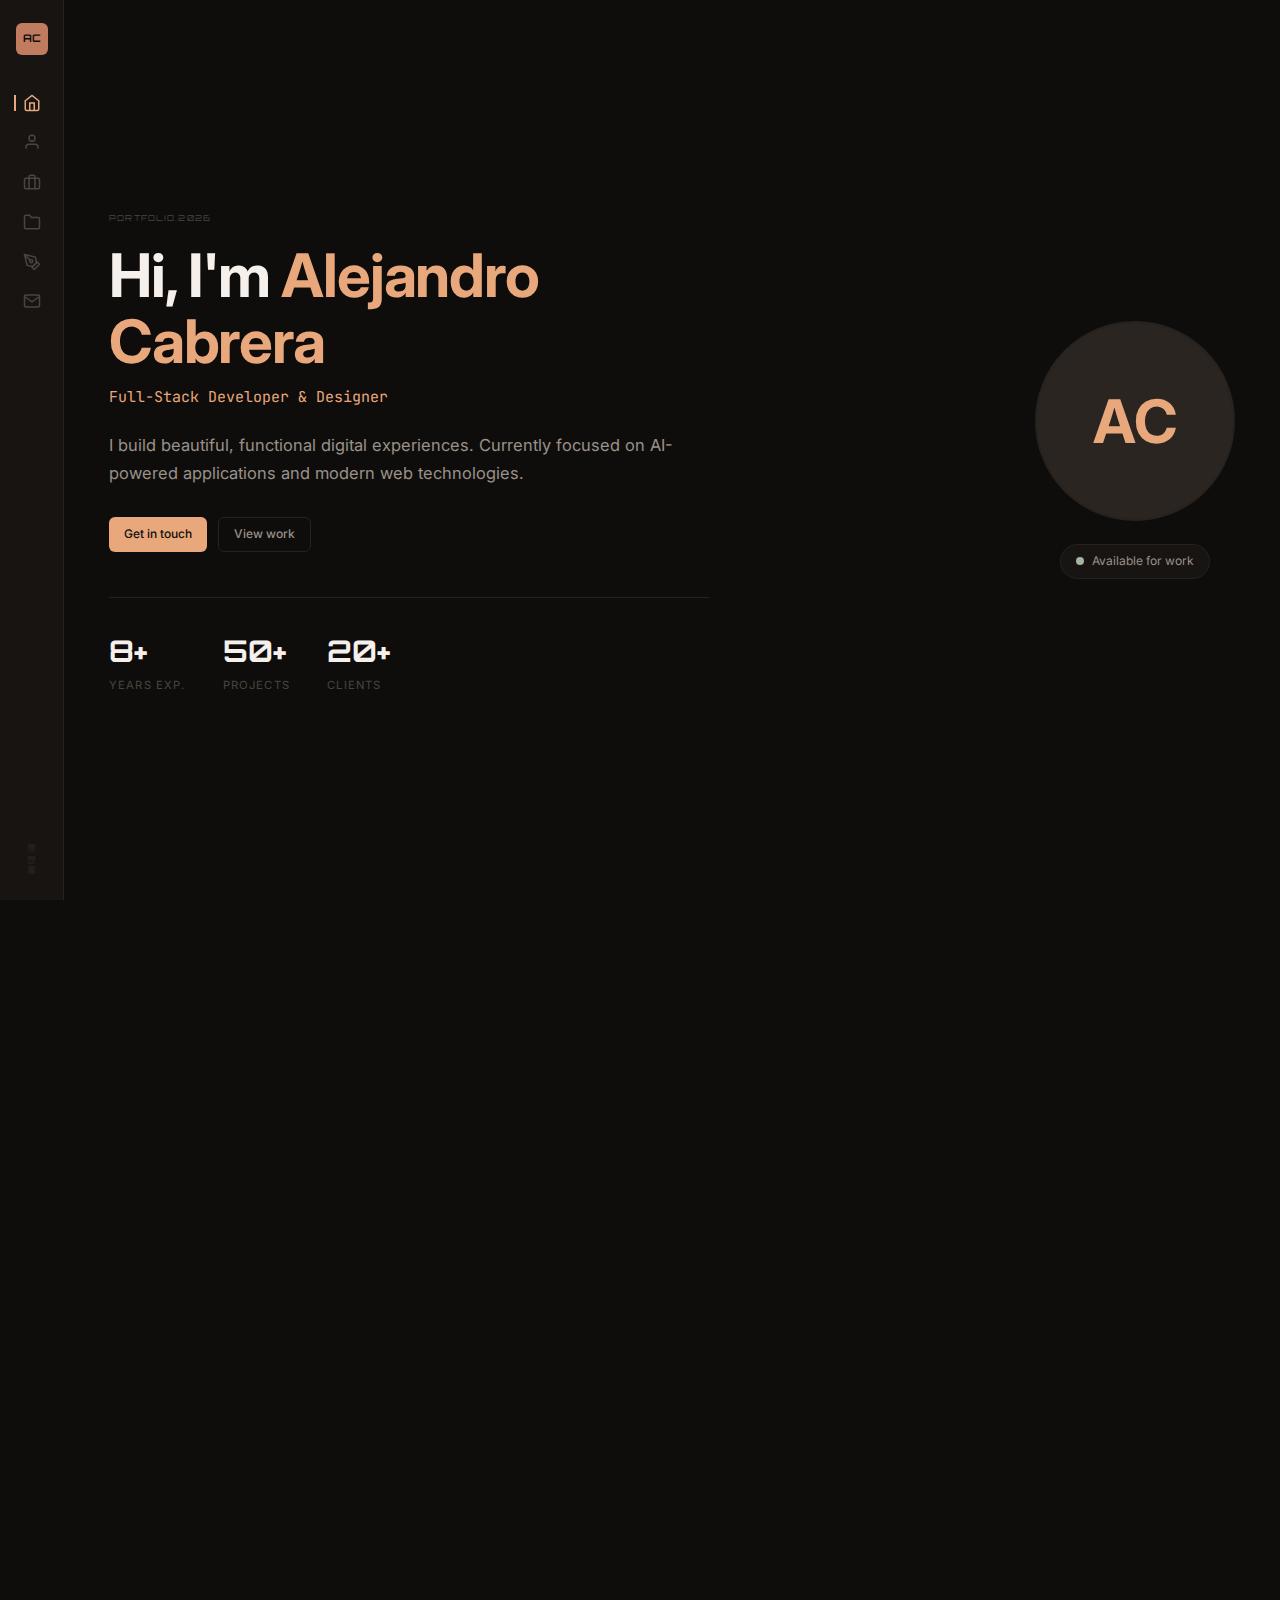
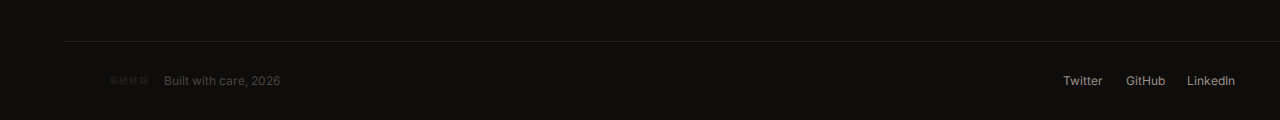
<file: portfolio.html>
<!DOCTYPE html>
<html lang="en">
<head>
    <meta charset="UTF-8">
    <meta name="viewport" content="width=device-width, initial-scale=1.0">
    <title>Alejandro Cabrera - Full-Stack Developer & Designer</title>

    <!-- SEO Meta Tags -->
    <meta name="description" content="Full-Stack Developer & Designer based in San Francisco. Building beautiful, functional digital experiences with AI-powered applications and modern web technologies.">
    <meta name="author" content="Alejandro Cabrera">
    <meta name="keywords" content="web developer, full stack developer, designer, react, typescript, AI, san francisco">

    <!-- Open Graph / Social -->
    <meta property="og:type" content="website">
    <meta property="og:title" content="Alejandro Cabrera - Full-Stack Developer & Designer">
    <meta property="og:description" content="Building beautiful, functional digital experiences with AI-powered applications and modern web technologies.">
    <meta property="og:url" content="https://yourdomain.pages.dev">
    <meta property="og:image" content="https://yourdomain.pages.dev/og-image.png">

    <!-- Twitter Card -->
    <meta name="twitter:card" content="summary_large_image">
    <meta name="twitter:title" content="Alejandro Cabrera - Full-Stack Developer">
    <meta name="twitter:description" content="Building beautiful, functional digital experiences.">

    <!-- Favicon -->
    <link rel="icon" href="data:image/svg+xml,<svg xmlns='http://www.w3.org/2000/svg' viewBox='0 0 100 100'><text y='.9em' font-size='90'>AC</text></svg>">

    <!-- Canonical URL -->
    <link rel="canonical" href="https://yourdomain.pages.dev">

    <!-- Theme Color -->
    <meta name="theme-color" content="#0f0d0b">

    <link rel="stylesheet" href="styles.css">
    <link rel="stylesheet" href="components.css">
    <link rel="stylesheet" href="portfolio.css">
</head>
<body>

<div class="layout">
    <!-- Side Rail -->
    <aside class="rail">
        <div class="rail-logo">AC</div>
        <nav class="rail-nav">
            <a href="#home" class="rail-link active" title="Home">
                <svg viewBox="0 0 24 24" fill="none" stroke="currentColor" stroke-width="2">
                    <path d="M3 9l9-7 9 7v11a2 2 0 0 1-2 2H5a2 2 0 0 1-2-2z"/>
                    <polyline points="9 22 9 12 15 12 15 22"/>
                </svg>
            </a>
            <a href="#about" class="rail-link" title="About">
                <svg viewBox="0 0 24 24" fill="none" stroke="currentColor" stroke-width="2">
                    <path d="M20 21v-2a4 4 0 0 0-4-4H8a4 4 0 0 0-4 4v2"/>
                    <circle cx="12" cy="7" r="4"/>
                </svg>
            </a>
            <a href="#experience" class="rail-link" title="Experience">
                <svg viewBox="0 0 24 24" fill="none" stroke="currentColor" stroke-width="2">
                    <rect x="2" y="7" width="20" height="14" rx="2" ry="2"/>
                    <path d="M16 21V5a2 2 0 0 0-2-2h-4a2 2 0 0 0-2 2v16"/>
                </svg>
            </a>
            <a href="#projects" class="rail-link" title="Projects">
                <svg viewBox="0 0 24 24" fill="none" stroke="currentColor" stroke-width="2">
                    <path d="M22 19a2 2 0 0 1-2 2H4a2 2 0 0 1-2-2V5a2 2 0 0 1 2-2h5l2 3h9a2 2 0 0 1 2 2z"/>
                </svg>
            </a>
            <a href="#blog" class="rail-link" title="Blog">
                <svg viewBox="0 0 24 24" fill="none" stroke="currentColor" stroke-width="2">
                    <path d="M12 19l7-7 3 3-7 7-3-3z"/>
                    <path d="M18 13l-1.5-7.5L2 2l3.5 14.5L13 18l5-5z"/>
                    <path d="M2 2l7.586 7.586"/>
                    <circle cx="11" cy="11" r="2"/>
                </svg>
            </a>
            <a href="#contact" class="rail-link" title="Contact">
                <svg viewBox="0 0 24 24" fill="none" stroke="currentColor" stroke-width="2">
                    <path d="M4 4h16c1.1 0 2 .9 2 2v12c0 1.1-.9 2-2 2H4c-1.1 0-2-.9-2-2V6c0-1.1.9-2 2-2z"/>
                    <polyline points="22,6 12,13 2,6"/>
                </svg>
            </a>
        </nav>
        <div class="rail-cryptic">履歴書</div>
    </aside>

    <main class="main">

        <!-- HERO -->
        <section id="home" class="p-hero">
            <div class="p-hero-content">
                <span class="tech-label">PORTFOLIO.2026</span>
                <h1 class="p-hero-title">
                    Hi, I'm <span class="accent">Alejandro Cabrera</span>
                </h1>
                <p class="p-hero-role">Full-Stack Developer & Designer</p>
                <p class="p-hero-desc">
                    I build beautiful, functional digital experiences. Currently focused on
                    AI-powered applications and modern web technologies.
                </p>
                <div class="p-hero-actions">
                    <a href="#contact" class="btn btn-primary">Get in touch</a>
                    <a href="#projects" class="btn btn-ghost">View work</a>
                </div>
                <div class="p-hero-stats">
                    <div class="p-stat">
                        <span class="p-stat-num">8+</span>
                        <span class="p-stat-label">Years exp.</span>
                    </div>
                    <div class="p-stat">
                        <span class="p-stat-num">50+</span>
                        <span class="p-stat-label">Projects</span>
                    </div>
                    <div class="p-stat">
                        <span class="p-stat-num">20+</span>
                        <span class="p-stat-label">Clients</span>
                    </div>
                </div>
            </div>
            <div class="p-hero-visual">
                <div class="p-avatar-large">
                    <span>AC</span>
                </div>
                <div class="p-status">
                    <span class="p-status-dot"></span>
                    Available for work
                </div>
            </div>
        </section>

        <!-- ABOUT -->
        <section id="about" class="p-section">
            <div class="p-section-marker">
                <span class="comp-num">01</span>
                <span class="cryptic-label">自己紹介</span>
            </div>
            <div class="p-section-head">
                <div class="section-eyebrow">About</div>
                <h2 class="p-section-title">A bit about me</h2>
            </div>
            <div class="p-about-grid">
                <div class="p-about-text">
                    <p>
                        I'm a developer and designer based in <strong>San Francisco</strong>, passionate about
                        creating elegant solutions to complex problems. With over 8 years of experience,
                        I've worked with startups and enterprises alike.
                    </p>
                    <p>
                        My expertise spans the full stack, from crafting pixel-perfect UIs to designing
                        scalable backend architectures. I believe in clean code, thoughtful design, and
                        continuous learning.
                    </p>
                    <p>
                        When I'm not coding, you'll find me exploring new technologies, contributing to
                        open source, or enjoying a good cup of coffee.
                    </p>
                </div>
                <div class="p-about-details">
                    <div class="p-detail-item">
                        <span class="p-detail-label">Location</span>
                        <span class="p-detail-value">San Francisco, CA</span>
                    </div>
                    <div class="p-detail-item">
                        <span class="p-detail-label">Email</span>
                        <span class="p-detail-value">hello@yourname.com</span>
                    </div>
                    <div class="p-detail-item">
                        <span class="p-detail-label">Languages</span>
                        <span class="p-detail-value">English, Spanish, Japanese</span>
                    </div>
                </div>
            </div>

            <!-- Skills -->
            <div class="p-skills">
                <h3 class="p-skills-title">Skills & Technologies</h3>
                <div class="p-skills-grid">
                    <div class="p-skill-group">
                        <span class="p-skill-cat">Frontend</span>
                        <div class="p-skill-tags">
                            <span class="badge badge-peach">React</span>
                            <span class="badge badge-peach">TypeScript</span>
                            <span class="badge badge-peach">Next.js</span>
                            <span class="badge badge-peach">Tailwind</span>
                            <span class="badge badge-peach">Vue</span>
                        </div>
                    </div>
                    <div class="p-skill-group">
                        <span class="p-skill-cat">Backend</span>
                        <div class="p-skill-tags">
                            <span class="badge badge-moss">Node.js</span>
                            <span class="badge badge-moss">Python</span>
                            <span class="badge badge-moss">PostgreSQL</span>
                            <span class="badge badge-moss">GraphQL</span>
                            <span class="badge badge-moss">Redis</span>
                        </div>
                    </div>
                    <div class="p-skill-group">
                        <span class="p-skill-cat">Tools & Other</span>
                        <div class="p-skill-tags">
                            <span class="badge badge-sand">Git</span>
                            <span class="badge badge-sand">Docker</span>
                            <span class="badge badge-sand">AWS</span>
                            <span class="badge badge-sand">Figma</span>
                            <span class="badge badge-sand">CI/CD</span>
                        </div>
                    </div>
                </div>
            </div>
        </section>

        <!-- EXPERIENCE -->
        <section id="experience" class="p-section">
            <div class="p-section-marker">
                <span class="comp-num">02</span>
                <span class="cryptic-label">経験</span>
            </div>
            <div class="p-section-head">
                <div class="section-eyebrow">Experience</div>
                <h2 class="p-section-title">Where I've worked</h2>
            </div>
            <div class="p-timeline">
                <div class="p-timeline-item">
                    <div class="p-timeline-marker"></div>
                    <div class="p-timeline-content">
                        <div class="p-timeline-header">
                            <div>
                                <h3 class="p-job-title">Senior Full-Stack Developer</h3>
                                <span class="p-job-company">TechCorp Inc.</span>
                            </div>
                            <span class="p-job-date">2022 - Present</span>
                        </div>
                        <p class="p-job-desc">
                            Leading development of AI-powered products. Built scalable microservices
                            architecture handling 1M+ daily requests. Mentoring junior developers and
                            establishing engineering best practices.
                        </p>
                        <div class="p-job-tags">
                            <span class="badge">React</span>
                            <span class="badge">Python</span>
                            <span class="badge">AWS</span>
                            <span class="badge">Kubernetes</span>
                        </div>
                    </div>
                </div>

                <div class="p-timeline-item">
                    <div class="p-timeline-marker"></div>
                    <div class="p-timeline-content">
                        <div class="p-timeline-header">
                            <div>
                                <h3 class="p-job-title">Full-Stack Developer</h3>
                                <span class="p-job-company">StartupXYZ</span>
                            </div>
                            <span class="p-job-date">2019 - 2022</span>
                        </div>
                        <p class="p-job-desc">
                            Core team member from Series A to acquisition. Designed and implemented
                            the entire frontend architecture. Increased user engagement by 40% through
                            performance optimizations.
                        </p>
                        <div class="p-job-tags">
                            <span class="badge">Vue.js</span>
                            <span class="badge">Node.js</span>
                            <span class="badge">PostgreSQL</span>
                        </div>
                    </div>
                </div>

                <div class="p-timeline-item">
                    <div class="p-timeline-marker"></div>
                    <div class="p-timeline-content">
                        <div class="p-timeline-header">
                            <div>
                                <h3 class="p-job-title">Frontend Developer</h3>
                                <span class="p-job-company">DesignStudio</span>
                            </div>
                            <span class="p-job-date">2017 - 2019</span>
                        </div>
                        <p class="p-job-desc">
                            Created responsive web applications for diverse clients. Collaborated closely
                            with designers to implement pixel-perfect UIs. Introduced modern tooling and
                            improved development workflows.
                        </p>
                        <div class="p-job-tags">
                            <span class="badge">JavaScript</span>
                            <span class="badge">SCSS</span>
                            <span class="badge">WordPress</span>
                        </div>
                    </div>
                </div>
            </div>

            <!-- Download CV -->
            <div class="p-cv-download">
                <span>Want the full details?</span>
                <a href="#" class="btn btn-outline">
                    <svg viewBox="0 0 24 24" fill="none" stroke="currentColor" stroke-width="2" width="16" height="16">
                        <path d="M21 15v4a2 2 0 0 1-2 2H5a2 2 0 0 1-2-2v-4"/>
                        <polyline points="7 10 12 15 17 10"/>
                        <line x1="12" y1="15" x2="12" y2="3"/>
                    </svg>
                    Download CV
                </a>
            </div>
        </section>

        <!-- PROJECTS -->
        <section id="projects" class="p-section">
            <div class="p-section-marker">
                <span class="comp-num">03</span>
                <span class="cryptic-label">作品</span>
            </div>
            <div class="p-section-head">
                <div class="section-eyebrow">Projects</div>
                <h2 class="p-section-title">Selected work</h2>
            </div>
            <div class="p-projects-grid">
                <article class="p-project-card p-project-featured">
                    <div class="p-project-img">
                        <span class="p-project-placeholder">Project Image</span>
                    </div>
                    <div class="p-project-content">
                        <span class="badge badge-peach">Featured</span>
                        <h3 class="p-project-title">AI Dashboard</h3>
                        <p class="p-project-desc">
                            A comprehensive analytics dashboard for AI model monitoring. Real-time metrics,
                            beautiful visualizations, and actionable insights.
                        </p>
                        <div class="p-project-tags">
                            <span class="badge">React</span>
                            <span class="badge">D3.js</span>
                            <span class="badge">Python</span>
                        </div>
                        <div class="p-project-links">
                            <a href="#" class="btn btn-sm btn-ghost">
                                <svg viewBox="0 0 24 24" fill="none" stroke="currentColor" stroke-width="2" width="14" height="14"><path d="M18 13v6a2 2 0 0 1-2 2H5a2 2 0 0 1-2-2V8a2 2 0 0 1 2-2h6"/><polyline points="15 3 21 3 21 9"/><line x1="10" y1="14" x2="21" y2="3"/></svg>
                                Live
                            </a>
                            <a href="#" class="btn btn-sm btn-ghost">
                                <svg viewBox="0 0 24 24" fill="currentColor" width="14" height="14"><path d="M12 0c-6.626 0-12 5.373-12 12 0 5.302 3.438 9.8 8.207 11.387.599.111.793-.261.793-.577v-2.234c-3.338.726-4.033-1.416-4.033-1.416-.546-1.387-1.333-1.756-1.333-1.756-1.089-.745.083-.729.083-.729 1.205.084 1.839 1.237 1.839 1.237 1.07 1.834 2.807 1.304 3.492.997.107-.775.418-1.305.762-1.604-2.665-.305-5.467-1.334-5.467-5.931 0-1.311.469-2.381 1.236-3.221-.124-.303-.535-1.524.117-3.176 0 0 1.008-.322 3.301 1.23.957-.266 1.983-.399 3.003-.404 1.02.005 2.047.138 3.006.404 2.291-1.552 3.297-1.23 3.297-1.23.653 1.653.242 2.874.118 3.176.77.84 1.235 1.911 1.235 3.221 0 4.609-2.807 5.624-5.479 5.921.43.372.823 1.102.823 2.222v3.293c0 .319.192.694.801.576 4.765-1.589 8.199-6.086 8.199-11.386 0-6.627-5.373-12-12-12z"/></svg>
                                Code
                            </a>
                        </div>
                    </div>
                </article>

                <article class="p-project-card">
                    <div class="p-project-img">
                        <span class="p-project-placeholder">Project Image</span>
                    </div>
                    <div class="p-project-content">
                        <h3 class="p-project-title">E-commerce Platform</h3>
                        <p class="p-project-desc">
                            Modern e-commerce solution with headless CMS integration.
                        </p>
                        <div class="p-project-tags">
                            <span class="badge">Next.js</span>
                            <span class="badge">Stripe</span>
                        </div>
                        <div class="p-project-links">
                            <a href="#" class="btn btn-sm btn-ghost">View</a>
                        </div>
                    </div>
                </article>

                <article class="p-project-card">
                    <div class="p-project-img">
                        <span class="p-project-placeholder">Project Image</span>
                    </div>
                    <div class="p-project-content">
                        <h3 class="p-project-title">Task Management App</h3>
                        <p class="p-project-desc">
                            Collaborative task management with real-time updates.
                        </p>
                        <div class="p-project-tags">
                            <span class="badge">Vue</span>
                            <span class="badge">Firebase</span>
                        </div>
                        <div class="p-project-links">
                            <a href="#" class="btn btn-sm btn-ghost">View</a>
                        </div>
                    </div>
                </article>

                <article class="p-project-card">
                    <div class="p-project-img">
                        <span class="p-project-placeholder">Project Image</span>
                    </div>
                    <div class="p-project-content">
                        <h3 class="p-project-title">Design System</h3>
                        <p class="p-project-desc">
                            Comprehensive component library with documentation.
                        </p>
                        <div class="p-project-tags">
                            <span class="badge">React</span>
                            <span class="badge">Storybook</span>
                        </div>
                        <div class="p-project-links">
                            <a href="#" class="btn btn-sm btn-ghost">View</a>
                        </div>
                    </div>
                </article>
            </div>
        </section>

        <!-- BLOG -->
        <section id="blog" class="p-section">
            <div class="p-section-marker">
                <span class="comp-num">04</span>
                <span class="cryptic-label">記事</span>
            </div>
            <div class="p-section-head">
                <div class="section-eyebrow">Blog</div>
                <h2 class="p-section-title">Latest thoughts</h2>
            </div>
            <div class="p-blog-grid">
                <article class="p-blog-card">
                    <div class="p-blog-meta">
                        <span class="p-blog-date">Jan 15, 2026</span>
                        <span class="badge badge-peach">AI</span>
                    </div>
                    <h3 class="p-blog-title">Building AI-Powered Applications in 2026</h3>
                    <p class="p-blog-excerpt">
                        A deep dive into the current state of AI development tools and how to
                        leverage them effectively in your projects...
                    </p>
                    <a href="blog-post.html" class="p-blog-link">
                        Read more
                        <svg viewBox="0 0 24 24" fill="none" stroke="currentColor" stroke-width="2" width="14" height="14"><path d="M5 12h14M12 5l7 7-7 7"/></svg>
                    </a>
                </article>

                <article class="p-blog-card">
                    <div class="p-blog-meta">
                        <span class="p-blog-date">Jan 8, 2026</span>
                        <span class="badge badge-moss">Design</span>
                    </div>
                    <h3 class="p-blog-title">The Art of Dark Mode Design</h3>
                    <p class="p-blog-excerpt">
                        Dark mode isn't just inverting colors. Learn the principles behind
                        creating beautiful dark interfaces...
                    </p>
                    <a href="#" class="p-blog-link">
                        Read more
                        <svg viewBox="0 0 24 24" fill="none" stroke="currentColor" stroke-width="2" width="14" height="14"><path d="M5 12h14M12 5l7 7-7 7"/></svg>
                    </a>
                </article>

                <article class="p-blog-card">
                    <div class="p-blog-meta">
                        <span class="p-blog-date">Dec 28, 2025</span>
                        <span class="badge badge-sand">Dev</span>
                    </div>
                    <h3 class="p-blog-title">Modern CSS Techniques You Should Know</h3>
                    <p class="p-blog-excerpt">
                        CSS has evolved tremendously. Here are the modern features that will
                        change how you write styles...
                    </p>
                    <a href="#" class="p-blog-link">
                        Read more
                        <svg viewBox="0 0 24 24" fill="none" stroke="currentColor" stroke-width="2" width="14" height="14"><path d="M5 12h14M12 5l7 7-7 7"/></svg>
                    </a>
                </article>
            </div>
        </section>

        <!-- CONTACT -->
        <section id="contact" class="p-section p-section-contact">
            <div class="p-section-marker">
                <span class="comp-num">05</span>
                <span class="cryptic-label">連絡</span>
            </div>
            <div class="p-section-head">
                <div class="section-eyebrow">Contact</div>
                <h2 class="p-section-title">Let's work together</h2>
            </div>
            <div class="p-contact-grid">
                <div class="p-contact-info">
                    <p class="p-contact-text">
                        Have a project in mind? I'd love to hear about it. Send me a message
                        and let's create something amazing together.
                    </p>
                    <div class="p-contact-methods">
                        <a href="mailto:hello@yourname.com" class="p-contact-method">
                            <svg viewBox="0 0 24 24" fill="none" stroke="currentColor" stroke-width="2">
                                <path d="M4 4h16c1.1 0 2 .9 2 2v12c0 1.1-.9 2-2 2H4c-1.1 0-2-.9-2-2V6c0-1.1.9-2 2-2z"/>
                                <polyline points="22,6 12,13 2,6"/>
                            </svg>
                            hello@yourname.com
                        </a>
                        <a href="#" class="p-contact-method">
                            <svg viewBox="0 0 24 24" fill="currentColor">
                                <path d="M12 0c-6.626 0-12 5.373-12 12 0 5.302 3.438 9.8 8.207 11.387.599.111.793-.261.793-.577v-2.234c-3.338.726-4.033-1.416-4.033-1.416-.546-1.387-1.333-1.756-1.333-1.756-1.089-.745.083-.729.083-.729 1.205.084 1.839 1.237 1.839 1.237 1.07 1.834 2.807 1.304 3.492.997.107-.775.418-1.305.762-1.604-2.665-.305-5.467-1.334-5.467-5.931 0-1.311.469-2.381 1.236-3.221-.124-.303-.535-1.524.117-3.176 0 0 1.008-.322 3.301 1.23.957-.266 1.983-.399 3.003-.404 1.02.005 2.047.138 3.006.404 2.291-1.552 3.297-1.23 3.297-1.23.653 1.653.242 2.874.118 3.176.77.84 1.235 1.911 1.235 3.221 0 4.609-2.807 5.624-5.479 5.921.43.372.823 1.102.823 2.222v3.293c0 .319.192.694.801.576 4.765-1.589 8.199-6.086 8.199-11.386 0-6.627-5.373-12-12-12z"/>
                            </svg>
                            github.com/yourname
                        </a>
                        <a href="#" class="p-contact-method">
                            <svg viewBox="0 0 24 24" fill="currentColor">
                                <path d="M20.447 20.452h-3.554v-5.569c0-1.328-.027-3.037-1.852-3.037-1.853 0-2.136 1.445-2.136 2.939v5.667H9.351V9h3.414v1.561h.046c.477-.9 1.637-1.85 3.37-1.85 3.601 0 4.267 2.37 4.267 5.455v6.286zM5.337 7.433c-1.144 0-2.063-.926-2.063-2.065 0-1.138.92-2.063 2.063-2.063 1.14 0 2.064.925 2.064 2.063 0 1.139-.925 2.065-2.064 2.065zm1.782 13.019H3.555V9h3.564v11.452zM22.225 0H1.771C.792 0 0 .774 0 1.729v20.542C0 23.227.792 24 1.771 24h20.451C23.2 24 24 23.227 24 22.271V1.729C24 .774 23.2 0 22.222 0h.003z"/>
                            </svg>
                            linkedin.com/in/yourname
                        </a>
                    </div>
                </div>
                <form class="p-contact-form" id="contact-form" action="https://formspree.io/f/your-form-id" method="POST">
                    <div class="input-group">
                        <label class="label" for="name">Name</label>
                        <input type="text" id="name" name="name" class="input" placeholder="Your name" required minlength="2">
                        <span class="input-error" id="name-error"></span>
                    </div>
                    <div class="input-group">
                        <label class="label" for="email">Email</label>
                        <input type="email" id="email" name="email" class="input" placeholder="you@example.com" required>
                        <span class="input-error" id="email-error"></span>
                    </div>
                    <div class="input-group">
                        <label class="label" for="message">Message</label>
                        <textarea id="message" name="message" class="textarea" placeholder="Tell me about your project..." rows="5" required minlength="10"></textarea>
                        <span class="input-error" id="message-error"></span>
                    </div>
                    <!-- Honeypot field for spam prevention -->
                    <input type="text" name="_gotcha" style="display:none">
                    <button type="submit" class="btn btn-primary btn-lg" id="submit-btn">
                        <span class="btn-text">Send message</span>
                        <span class="btn-loading" style="display:none">Sending...</span>
                        <svg class="btn-icon" viewBox="0 0 24 24" fill="none" stroke="currentColor" stroke-width="2" width="16" height="16">
                            <line x1="22" y1="2" x2="11" y2="13"/>
                            <polygon points="22 2 15 22 11 13 2 9 22 2"/>
                        </svg>
                    </button>
                    <p class="form-success" id="form-success" style="display:none">
                        <svg viewBox="0 0 24 24" fill="none" stroke="currentColor" stroke-width="2" width="18" height="18">
                            <path d="M22 11.08V12a10 10 0 1 1-5.93-9.14"/>
                            <polyline points="22 4 12 14.01 9 11.01"/>
                        </svg>
                        Message sent! I'll get back to you soon.
                    </p>
                </form>
            </div>
        </section>

        <!-- FOOTER -->
        <footer class="p-footer">
            <div class="p-footer-left">
                <span class="cryptic-label">系統終端</span>
                <span>Built with care, 2026</span>
            </div>
            <div class="p-footer-right">
                <a href="#">Twitter</a>
                <a href="#">GitHub</a>
                <a href="#">LinkedIn</a>
            </div>
        </footer>

    </main>
</div>

<script>
(function() {
    'use strict';

    // ============================================
    // SMOOTH SCROLL FOR ANCHOR LINKS
    // ============================================
    document.querySelectorAll('a[href^="#"]').forEach(anchor => {
        anchor.addEventListener('click', function(e) {
            e.preventDefault();
            const target = document.querySelector(this.getAttribute('href'));
            if (target) {
                const offset = 80;
                const targetPosition = target.getBoundingClientRect().top + window.scrollY - offset;
                window.scrollTo({ top: targetPosition, behavior: 'smooth' });
            }
        });
    });

    // ============================================
    // UPDATE ACTIVE RAIL LINK ON SCROLL
    // ============================================
    const sections = document.querySelectorAll('section[id]');
    const railLinks = document.querySelectorAll('.rail-link');

    function updateActiveLink() {
        let current = '';
        sections.forEach(section => {
            const sectionTop = section.offsetTop;
            if (scrollY >= sectionTop - 200) {
                current = section.getAttribute('id');
            }
        });

        railLinks.forEach(link => {
            link.classList.remove('active');
            if (link.getAttribute('href') === `#${current}`) {
                link.classList.add('active');
            }
        });
    }

    // ============================================
    // INTERSECTION OBSERVER FOR ANIMATIONS
    // ============================================
    const observerOptions = {
        root: null,
        rootMargin: '0px 0px -100px 0px',
        threshold: 0.1
    };

    const fadeInObserver = new IntersectionObserver((entries) => {
        entries.forEach(entry => {
            if (entry.isIntersecting) {
                entry.target.classList.add('fade-in-visible');
                fadeInObserver.unobserve(entry.target);
            }
        });
    }, observerOptions);

    // Observe elements for fade-in
    document.querySelectorAll('.p-section, .p-project-card, .p-blog-card, .p-timeline-item').forEach(el => {
        el.classList.add('fade-in-element');
        fadeInObserver.observe(el);
    });

    // ============================================
    // CONTACT FORM HANDLING
    // ============================================
    const form = document.getElementById('contact-form');
    const submitBtn = document.getElementById('submit-btn');
    const formSuccess = document.getElementById('form-success');

    if (form) {
        // Real-time validation
        const inputs = form.querySelectorAll('input, textarea');
        inputs.forEach(input => {
            input.addEventListener('blur', () => validateField(input));
            input.addEventListener('input', () => {
                if (input.classList.contains('input-invalid')) {
                    validateField(input);
                }
            });
        });

        function validateField(field) {
            const errorEl = document.getElementById(`${field.id}-error`);
            let isValid = true;
            let errorMsg = '';

            if (field.required && !field.value.trim()) {
                isValid = false;
                errorMsg = 'This field is required';
            } else if (field.type === 'email' && field.value) {
                const emailRegex = /^[^\s@]+@[^\s@]+\.[^\s@]+$/;
                if (!emailRegex.test(field.value)) {
                    isValid = false;
                    errorMsg = 'Please enter a valid email';
                }
            } else if (field.minLength && field.value.length < field.minLength) {
                isValid = false;
                errorMsg = `Minimum ${field.minLength} characters required`;
            }

            if (errorEl) {
                errorEl.textContent = errorMsg;
            }
            field.classList.toggle('input-invalid', !isValid);
            return isValid;
        }

        // Form submission
        form.addEventListener('submit', async function(e) {
            e.preventDefault();

            // Validate all fields
            let isFormValid = true;
            inputs.forEach(input => {
                if (!validateField(input)) {
                    isFormValid = false;
                }
            });

            if (!isFormValid) return;

            // Show loading state
            submitBtn.disabled = true;
            submitBtn.querySelector('.btn-text').style.display = 'none';
            submitBtn.querySelector('.btn-loading').style.display = 'inline';
            submitBtn.querySelector('.btn-icon').style.display = 'none';

            try {
                const formData = new FormData(form);
                const response = await fetch(form.action, {
                    method: 'POST',
                    body: formData,
                    headers: { 'Accept': 'application/json' }
                });

                if (response.ok) {
                    // Success
                    form.reset();
                    formSuccess.style.display = 'flex';
                    setTimeout(() => {
                        formSuccess.style.display = 'none';
                    }, 5000);
                } else {
                    throw new Error('Form submission failed');
                }
            } catch (error) {
                alert('There was an error sending your message. Please try again or email me directly.');
            } finally {
                // Reset button state
                submitBtn.disabled = false;
                submitBtn.querySelector('.btn-text').style.display = 'inline';
                submitBtn.querySelector('.btn-loading').style.display = 'none';
                submitBtn.querySelector('.btn-icon').style.display = 'inline';
            }
        });
    }

    // ============================================
    // PERFORMANCE OPTIMIZED SCROLL HANDLER
    // ============================================
    let ticking = false;
    window.addEventListener('scroll', () => {
        if (!ticking) {
            window.requestAnimationFrame(() => {
                updateActiveLink();
                ticking = false;
            });
            ticking = true;
        }
    }, { passive: true });

    // ============================================
    // KEYBOARD NAVIGATION
    // ============================================
    document.addEventListener('keydown', (e) => {
        // Press 'h' to go home
        if (e.key === 'h' && !e.ctrlKey && !e.metaKey && document.activeElement.tagName !== 'INPUT' && document.activeElement.tagName !== 'TEXTAREA') {
            document.querySelector('#home')?.scrollIntoView({ behavior: 'smooth' });
        }
    });

    // ============================================
    // INITIALIZE
    // ============================================
    updateActiveLink();
})();
</script>

</body>
</html>
</file>
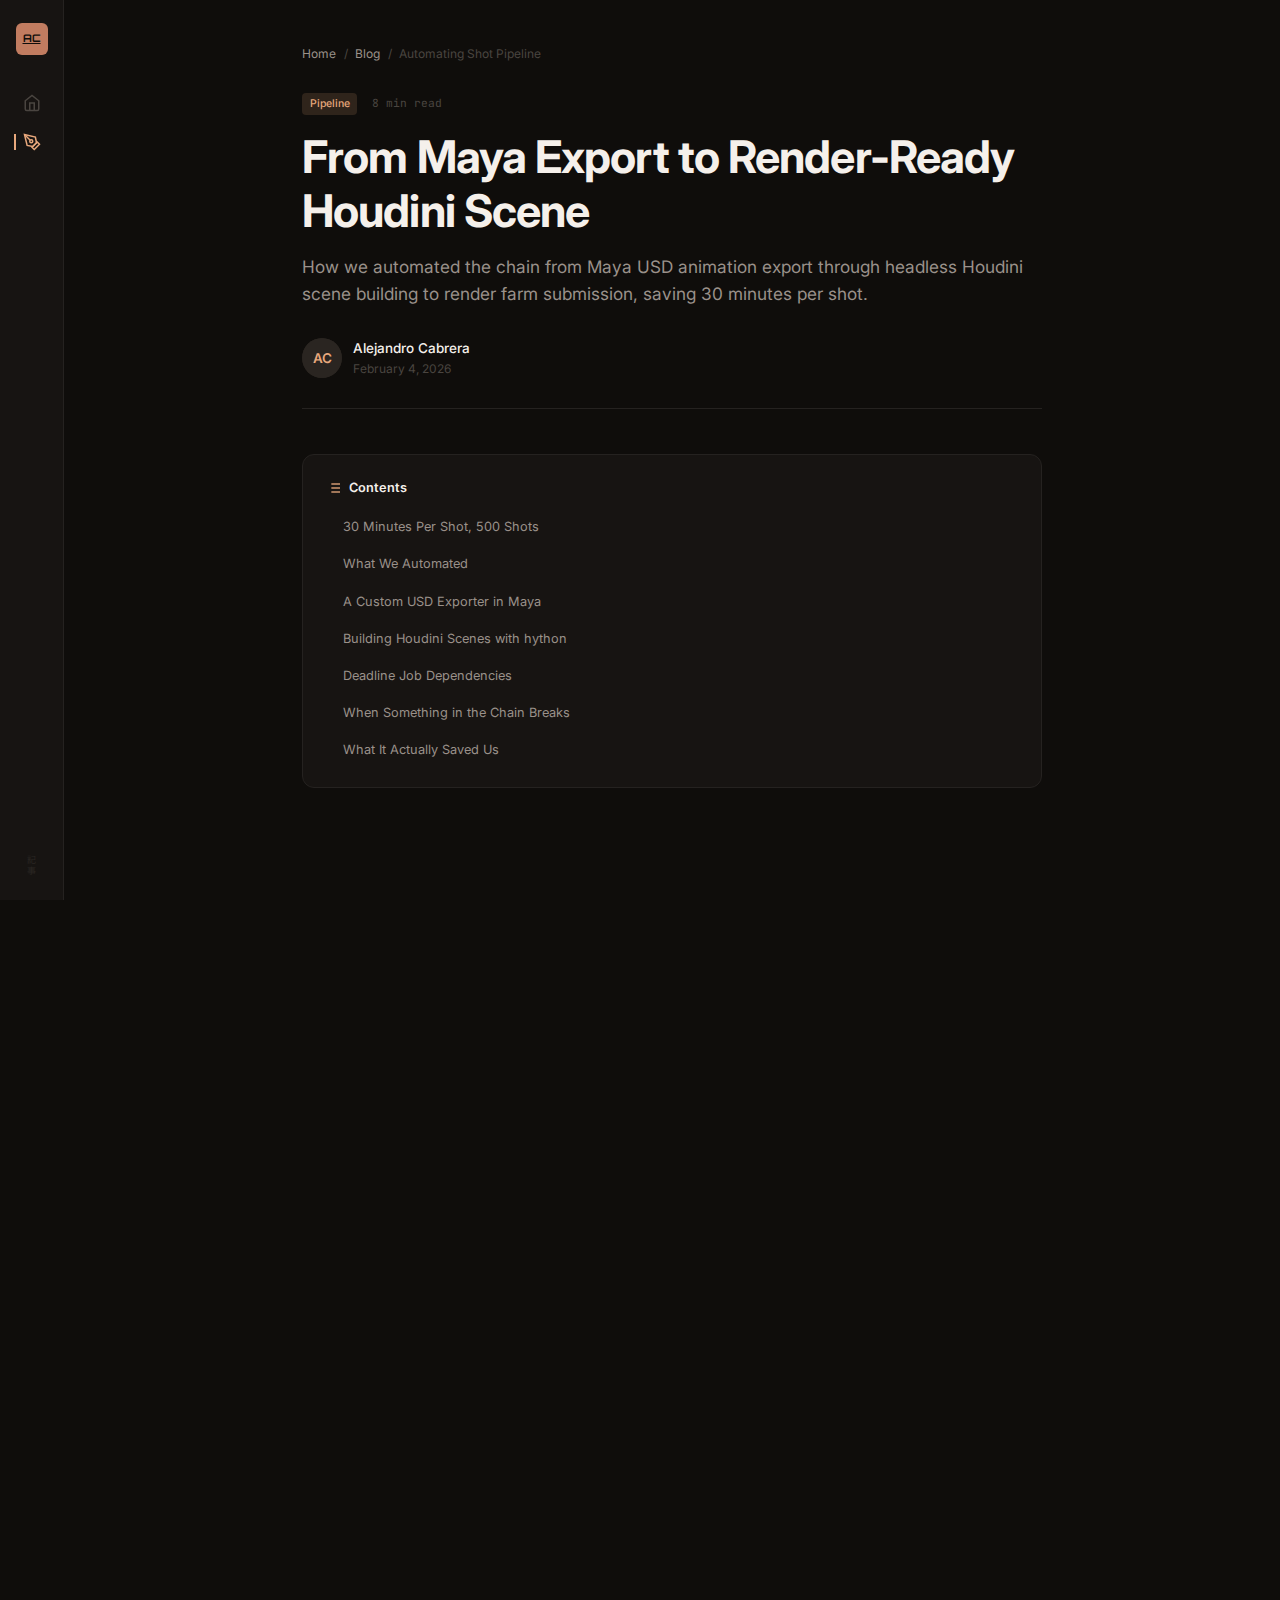
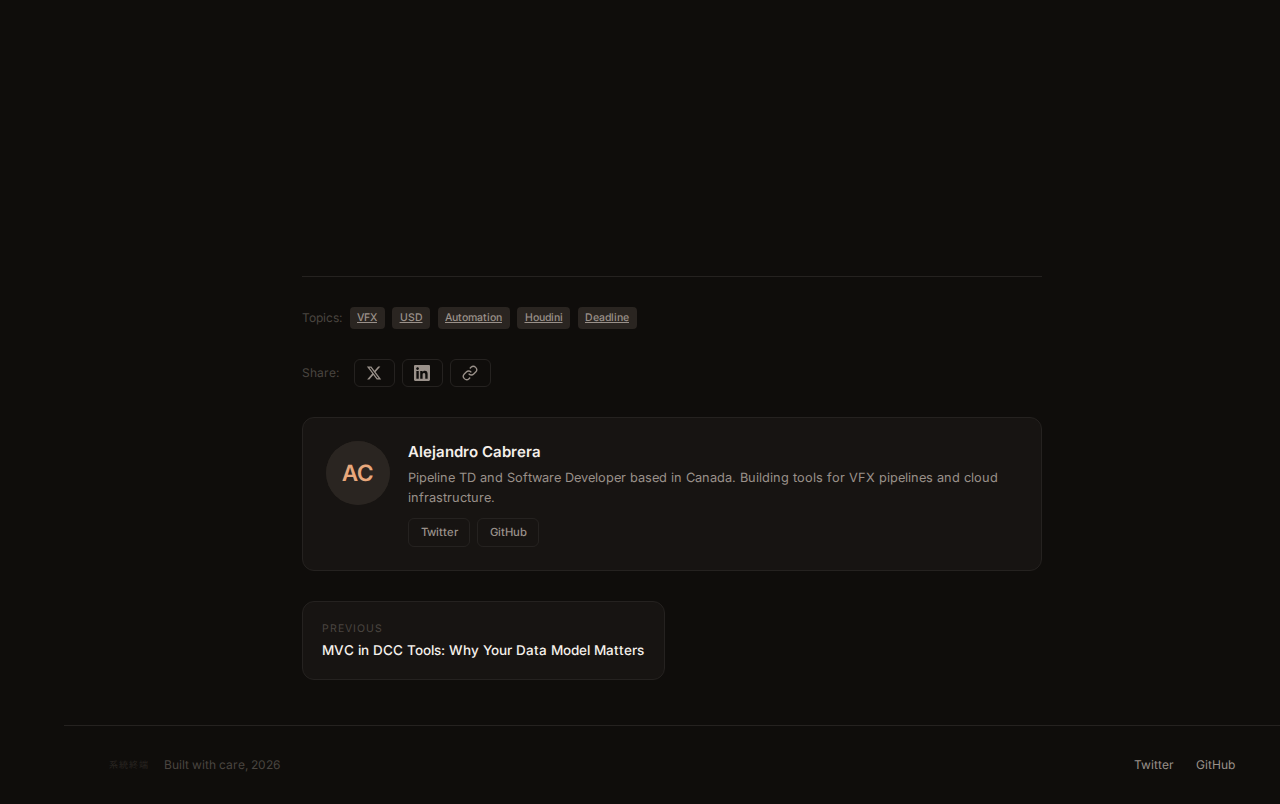
<file: blog/automating-shot-pipeline.html>
<!DOCTYPE html>
<html lang="en">
<head>
    <meta charset="UTF-8">
    <meta name="viewport" content="width=device-width, initial-scale=1.0">
    <title>From Maya Export to Render-Ready Houdini Scene | Alejandro Cabrera</title>

    <meta name="description" content="How we automated the chain from Maya USD animation export through headless Houdini scene building to render farm submission, saving 30 minutes per shot.">
    <meta name="author" content="Alejandro Cabrera">
    <meta name="keywords" content="VFX, pipeline, USD, Maya, Houdini, Deadline, automation, render farm">

    <meta property="og:type" content="article">
    <meta property="og:title" content="From Maya Export to Render-Ready Houdini Scene">
    <meta property="og:description" content="Automating the chain from Maya USD export through headless Houdini to render farm submission.">
    <meta property="article:published_time" content="2026-02-04">
    <meta property="article:author" content="Alejandro Cabrera">

    <meta name="twitter:card" content="summary_large_image">
    <meta name="twitter:title" content="From Maya Export to Render-Ready Houdini Scene">

    <link rel="stylesheet" href="../styles.css">
    <link rel="stylesheet" href="../components.css">
    <link rel="stylesheet" href="../portfolio.css">
    <link rel="stylesheet" href="../blog.css">
</head>
<body>

<div class="reading-progress" id="reading-progress"></div>

<div class="layout">
    <aside class="rail">
        <a href="../index.html" class="rail-logo">AC</a>
        <nav class="rail-nav">
            <a href="../index.html" class="rail-link" title="Home">
                <svg viewBox="0 0 24 24" fill="none" stroke="currentColor" stroke-width="2">
                    <path d="M3 9l9-7 9 7v11a2 2 0 0 1-2 2H5a2 2 0 0 1-2-2z"/>
                    <polyline points="9 22 9 12 15 12 15 22"/>
                </svg>
            </a>
            <a href="../index.html#blog" class="rail-link active" title="Blog">
                <svg viewBox="0 0 24 24" fill="none" stroke="currentColor" stroke-width="2">
                    <path d="M12 19l7-7 3 3-7 7-3-3z"/>
                    <path d="M18 13l-1.5-7.5L2 2l3.5 14.5L13 18l5-5z"/>
                    <path d="M2 2l7.586 7.586"/>
                    <circle cx="11" cy="11" r="2"/>
                </svg>
            </a>
        </nav>
        <div class="rail-cryptic">記事</div>
    </aside>

    <main class="main">
        <article class="blog-article">
            <header class="article-header">
                <nav class="article-breadcrumb">
                    <a href="../index.html">Home</a>
                    <span>/</span>
                    <a href="../index.html#blog">Blog</a>
                    <span>/</span>
                    <span>Automating Shot Pipeline</span>
                </nav>

                <div class="article-meta-top">
                    <span class="badge badge-peach">Pipeline</span>
                    <span class="article-reading-time" id="reading-time">7 min read</span>
                </div>

                <h1 class="article-title">From Maya Export to Render-Ready Houdini Scene</h1>

                <p class="article-subtitle">
                    How we automated the chain from Maya USD animation export through headless
                    Houdini scene building to render farm submission, saving 30 minutes per shot.
                </p>

                <div class="article-author">
                    <div class="avatar avatar-sm">
                        <span class="avatar-fallback">AC</span>
                    </div>
                    <div class="article-author-info">
                        <span class="article-author-name">Alejandro Cabrera</span>
                        <time class="article-date" datetime="2026-02-04">February 4, 2026</time>
                    </div>
                </div>
            </header>

            <nav class="article-toc" id="toc">
                <h4 class="toc-title">
                    <svg viewBox="0 0 24 24" fill="none" stroke="currentColor" stroke-width="2" width="16" height="16">
                        <line x1="8" y1="6" x2="21" y2="6"/>
                        <line x1="8" y1="12" x2="21" y2="12"/>
                        <line x1="8" y1="18" x2="21" y2="18"/>
                        <line x1="3" y1="6" x2="3.01" y2="6"/>
                        <line x1="3" y1="12" x2="3.01" y2="12"/>
                        <line x1="3" y1="18" x2="3.01" y2="18"/>
                    </svg>
                    Contents
                </h4>
                <ul class="toc-list">
                    <li><a href="#manual-hell" class="toc-link">30 Minutes Per Shot, 500 Shots</a></li>
                    <li><a href="#the-chain" class="toc-link">What We Automated</a></li>
                    <li><a href="#maya-exporter" class="toc-link">A Custom USD Exporter in Maya</a></li>
                    <li><a href="#hython-builder" class="toc-link">Building Houdini Scenes with hython</a></li>
                    <li><a href="#deadline-deps" class="toc-link">Deadline Job Dependencies</a></li>
                    <li><a href="#error-handling" class="toc-link">When Something in the Chain Breaks</a></li>
                    <li><a href="#results" class="toc-link">What It Actually Saved Us</a></li>
                </ul>
            </nav>

            <div class="article-content" id="article-content">
                <section id="manual-hell">
                    <p class="lead">
                        On a VFX show with 500+ shots, there are processes that seem small in isolation but add up to an enormous amount of wasted time. At Ghost VFX, one of those was the handoff between animation and lighting. An animator would finish a shot in Maya, export the USD animation cache, and then a lighter would have to manually set up a Houdini scene: sublayer in the animation, reference the correct asset versions, hook up the LOPs render graph, adjust settings, and submit to the render farm. That whole process took about 30 minutes per shot if everything went smoothly. It rarely went smoothly.
                    </p>

                    <p>
                        We automated the entire chain. An artist would hit one button in Maya, and the next morning there would be a render waiting for review. No manual Houdini setup. No copying paths around. No forgetting to update an asset version. This is how we built it.
                    </p>
                </section>

                <section id="the-chain">
                    <h2>What We Automated</h2>

                    <p>
                        The pipeline had four steps, each triggering the next:
                    </p>

                    <ol>
                        <li><strong>Maya USD export</strong> via a custom publish tool. Animator clicks "Publish Animation," which validates the scene and writes a USD animation cache to the publish area.</li>
                        <li><strong>Houdini scene build</strong> via a CLI tool running hython (headless Houdini). Takes the published animation, a shot template, and the latest approved asset versions, then assembles a render-ready .hip file with the correct LOPs network.</li>
                        <li><strong>USD path resolution.</strong> The scene builder updates all sublayer and reference paths to point at the correct published versions on disk. No hardcoded paths, no manual editing.</li>
                        <li><strong>Deadline submission.</strong> The finished .hip gets submitted to the render farm with the right frame range, render settings, and job dependencies so it only starts after all upstream jobs complete.</li>
                    </ol>

                    <p>
                        Each step ran as a separate Deadline job. If any step failed, the chain stopped and the artist got a notification with the error. No silent failures.
                    </p>
                </section>

                <section id="maya-exporter">
                    <h2>A Custom USD Exporter in Maya</h2>

                    <p>
                        Maya has built-in USD export, but we wrapped it in a custom publish tool for a few reasons. First, we needed to validate the scene before export: check that the rig references were clean, the frame range matched what was in ShotGrid, and the animation layer structure was correct. Second, we wanted to control exactly which prims got exported and how they were named, so downstream tools could rely on a consistent structure.
                    </p>

                    <div class="code-block">
                        <div class="code-header">
                            <span class="code-lang">Python</span>
                            <button class="code-copy" data-copy="code-1" title="Copy code">
                                <svg viewBox="0 0 24 24" fill="none" stroke="currentColor" stroke-width="2" width="16" height="16">
                                    <rect x="9" y="9" width="13" height="13" rx="2" ry="2"/>
                                    <path d="M5 15H4a2 2 0 0 1-2-2V4a2 2 0 0 1 2-2h9a2 2 0 0 1 2 2v1"/>
                                </svg>
                                <span>Copy</span>
                            </button>
                        </div>
                        <pre><code id="code-1">def publish_animation(shot_code, frame_range):
    """Validate, export USD, register in ShotGrid, trigger downstream."""
    errors = run_validators(shot_code)
    if errors:
        show_error_dialog(errors)
        return

    output_path = get_publish_path(shot_code, "anim", version="next")
    cmds.mayaUSDExport(
        file=output_path,
        selection=False,
        frameRange=frame_range,
        exportSkels="auto",
        stripNamespaces=True,
    )

    sg_version = register_publish(shot_code, output_path, "anim")

    # Queue the scene build as a Deadline job
    submit_scene_build_job(
        shot_code=shot_code,
        anim_usd=output_path,
        sg_version=sg_version,
    )</code></pre>
                    </div>

                    <p>
                        The key detail is that last function call. Instead of telling the artist "OK, now go open Houdini and set up your scene," the publish tool immediately submits a Deadline job that will build the Houdini scene on the farm. From the animator's perspective, they click publish and they are done.
                    </p>
                </section>

                <section id="hython-builder">
                    <h2>Building Houdini Scenes with hython</h2>

                    <p>
                        This was the core of the system and the part that took the most iteration to get right. We had a Python script that ran inside hython (Houdini's headless Python interpreter) and assembled a .hip file from scratch using Houdini's Python API.
                    </p>

                    <p>
                        The script worked from a template. We had a base .hip file with a LOPs network that defined the render graph structure: where the animation sublayer goes, where asset references go, where lights come from, and how the final USD stage gets composed before hitting the Karma render node. The build script would:
                    </p>

                    <ol>
                        <li>Open the template .hip file</li>
                        <li>Find the animation sublayer node and point it at the freshly published USD cache</li>
                        <li>Query ShotGrid for the latest approved versions of each asset in the shot</li>
                        <li>Update reference nodes to point at the correct published USD files</li>
                        <li>Set the frame range from ShotGrid</li>
                        <li>Save the .hip to the shot's work area</li>
                    </ol>

                    <div class="code-block">
                        <div class="code-header">
                            <span class="code-lang">Python</span>
                            <button class="code-copy" data-copy="code-2" title="Copy code">
                                <svg viewBox="0 0 24 24" fill="none" stroke="currentColor" stroke-width="2" width="16" height="16">
                                    <rect x="9" y="9" width="13" height="13" rx="2" ry="2"/>
                                    <path d="M5 15H4a2 2 0 0 1-2-2V4a2 2 0 0 1 2-2h9a2 2 0 0 1 2 2v1"/>
                                </svg>
                                <span>Copy</span>
                            </button>
                        </div>
                        <pre><code id="code-2">import hou

def build_shot_scene(shot_code, anim_usd_path, asset_versions):
    """Run inside hython. Assembles a render-ready .hip from template."""
    hou.hipFile.load(TEMPLATE_HIP)

    # Wire in the animation cache
    anim_node = hou.node("/stage/anim_sublayer")
    anim_node.parm("filepath1").set(anim_usd_path)

    # Update each asset reference to the approved version
    for asset_name, version_path in asset_versions.items():
        ref_node = hou.node(f"/stage/assets/{asset_name}_ref")
        if ref_node:
            ref_node.parm("filepath1").set(version_path)

    # Set frame range
    start, end = get_frame_range_from_sg(shot_code)
    hou.playbar.setFrameRange(start, end)
    hou.playbar.setPlaybackRange(start, end)

    output_hip = get_work_path(shot_code, "lighting")
    hou.hipFile.save(output_hip)
    return output_hip</code></pre>
                    </div>

                    <p>
                        The tricky part was USD path management. Asset publishes lived in a versioned directory structure, and the paths had to be absolute and valid on the farm's shared filesystem. We had a resolver that converted logical asset names to filesystem paths, and the build script always resolved paths at build time rather than relying on runtime resolution. It was less elegant but much easier to debug when something went wrong.
                    </p>
                </section>

                <section id="deadline-deps">
                    <h2>Deadline Job Dependencies</h2>

                    <p>
                        Deadline has a straightforward job dependency system. You submit a job and get back a job ID. When you submit the next job, you pass in the parent job ID as a dependency. The child job sits in the queue and only starts when the parent completes successfully.
                    </p>

                    <p>
                        Our chain looked like this:
                    </p>

                    <div class="code-block">
                        <div class="code-header">
                            <span class="code-lang">Python</span>
                            <button class="code-copy" data-copy="code-3" title="Copy code">
                                <svg viewBox="0 0 24 24" fill="none" stroke="currentColor" stroke-width="2" width="16" height="16">
                                    <rect x="9" y="9" width="13" height="13" rx="2" ry="2"/>
                                    <path d="M5 15H4a2 2 0 0 1-2-2V4a2 2 0 0 1 2-2h9a2 2 0 0 1 2 2v1"/>
                                </svg>
                                <span>Copy</span>
                            </button>
                        </div>
                        <pre><code id="code-3">def submit_full_chain(shot_code, anim_usd):
    # Step 1: Scene build (hython job)
    build_job_id = deadline.submit(
        plugin="Hython",
        script=SCENE_BUILD_SCRIPT,
        args=f"--shot {shot_code} --anim {anim_usd}",
        pool="pipeline",
        priority=70,
    )

    # Step 2: Render (depends on build completing)
    render_hip = get_work_path(shot_code, "lighting")
    render_job_id = deadline.submit(
        plugin="Houdini",
        scene_file=render_hip,
        frames=get_frame_range(shot_code),
        pool="render",
        priority=50,
        dependency_ids=[build_job_id],
    )

    return build_job_id, render_job_id</code></pre>
                    </div>

                    <p>
                        We used different pools and priorities for each step. Scene builds were fast (under a minute) and ran on lighter machines in the pipeline pool. Renders were heavy and went to the dedicated render pool. The priority difference meant builds would jump ahead in the queue since they were blocking downstream work.
                    </p>

                    <p>
                        One thing we added later was a notification step. After the render completed (or failed), a lightweight job would fire that posted the result to the shot's ShotGrid page and sent a Slack message to the artist. That closed the loop so nobody had to keep checking Deadline Monitor.
                    </p>
                </section>

                <section id="error-handling">
                    <h2>When Something in the Chain Breaks</h2>

                    <p>
                        Automated pipelines are great until they fail silently. We spent a lot of time on error handling because a broken chain that nobody notices is worse than a manual process.
                    </p>

                    <p>
                        Each step had its own validation. The Maya exporter checked scene integrity before writing anything. The hython builder verified that all asset paths existed on disk before saving the .hip. The Deadline submission checked that the .hip file was actually there and had the expected nodes.
                    </p>

                    <p>
                        When a step failed, Deadline marked the job as failed, which automatically prevented the dependent jobs from starting. The notification system would ping the responsible artist and the pipeline team with the error message and a link to the Deadline job log. Most failures were mundane things: an asset had not been published yet, a path was wrong because someone renamed a sequence, or hython ran out of memory on a particularly heavy shot.
                    </p>

                    <p>
                        We also built a retry mechanism for transient failures. If the hython job failed because of a license server timeout (which happened more often than it should have), Deadline would retry it twice before giving up. That alone eliminated probably a third of the failures we had to investigate manually.
                    </p>
                </section>

                <section id="results">
                    <h2>What It Actually Saved Us</h2>

                    <p>
                        Before this system, the animation-to-lighting handoff was a bottleneck. Lighters would start their day waiting for scenes to be set up, or they would set them up themselves and inevitably get a path wrong or use an outdated asset version. On a show with 500+ shots, even small per-shot inefficiencies compound fast.
                    </p>

                    <p>
                        After the automation was in place, an animator could publish at 6 PM and the lighter would have a render waiting for review at 8 AM the next morning. No manual setup, no path errors, no version mismatches. The lighters could focus on actually lighting instead of wrangling file paths.
                    </p>

                    <p>
                        The rough math: 30 minutes of manual setup per shot, 500 shots, many of which go through multiple iterations. That is hundreds of hours of artist time over the course of a show. The automation took about three weeks to build, including the error handling and the notification system. It paid for itself before the first month was over.
                    </p>

                    <p>
                        If I were to do it again, I would start even simpler. Our first version tried to handle every edge case from day one, which slowed down the initial rollout. A better approach would have been to automate the common path first, let artists fall back to manual setup for edge cases, and then gradually handle more situations as we learned what actually failed in practice. But even with the extra upfront work, it was one of the most impactful things I built at Ghost. Nothing feels better than turning a repetitive manual process into something that just runs.
                    </p>
                </section>
            </div>

            <footer class="article-footer">
                <div class="article-tags">
                    <span class="article-tags-label">Topics:</span>
                    <a href="#" class="badge badge-secondary">VFX</a>
                    <a href="#" class="badge badge-secondary">USD</a>
                    <a href="#" class="badge badge-secondary">Automation</a>
                    <a href="#" class="badge badge-secondary">Houdini</a>
                    <a href="#" class="badge badge-secondary">Deadline</a>
                </div>

                <div class="article-share">
                    <span class="article-share-label">Share:</span>
                    <button class="btn btn-ghost btn-sm share-btn" data-share="twitter" title="Share on Twitter">
                        <svg viewBox="0 0 24 24" fill="currentColor" width="16" height="16"><path d="M18.244 2.25h3.308l-7.227 8.26 8.502 11.24H16.17l-5.214-6.817L4.99 21.75H1.68l7.73-8.835L1.254 2.25H8.08l4.713 6.231zm-1.161 17.52h1.833L7.084 4.126H5.117z"/></svg>
                    </button>
                    <button class="btn btn-ghost btn-sm share-btn" data-share="linkedin" title="Share on LinkedIn">
                        <svg viewBox="0 0 24 24" fill="currentColor" width="16" height="16"><path d="M20.447 20.452h-3.554v-5.569c0-1.328-.027-3.037-1.852-3.037-1.853 0-2.136 1.445-2.136 2.939v5.667H9.351V9h3.414v1.561h.046c.477-.9 1.637-1.85 3.37-1.85 3.601 0 4.267 2.37 4.267 5.455v6.286zM5.337 7.433c-1.144 0-2.063-.926-2.063-2.065 0-1.138.92-2.063 2.063-2.063 1.14 0 2.064.925 2.064 2.063 0 1.139-.925 2.065-2.064 2.065zm1.782 13.019H3.555V9h3.564v11.452zM22.225 0H1.771C.792 0 0 .774 0 1.729v20.542C0 23.227.792 24 1.771 24h20.451C23.2 24 24 23.227 24 22.271V1.729C24 .774 23.2 0 22.222 0h.003z"/></svg>
                    </button>
                    <button class="btn btn-ghost btn-sm share-btn" data-share="copy" title="Copy link">
                        <svg viewBox="0 0 24 24" fill="none" stroke="currentColor" stroke-width="2" width="16" height="16">
                            <path d="M10 13a5 5 0 0 0 7.54.54l3-3a5 5 0 0 0-7.07-7.07l-1.72 1.71"/>
                            <path d="M14 11a5 5 0 0 0-7.54-.54l-3 3a5 5 0 0 0 7.07 7.07l1.71-1.71"/>
                        </svg>
                    </button>
                </div>

                <div class="author-card">
                    <div class="avatar avatar-lg">
                        <span class="avatar-fallback">AC</span>
                    </div>
                    <div class="author-card-content">
                        <h4 class="author-card-name">Alejandro Cabrera</h4>
                        <p class="author-card-bio">
                            Pipeline TD and Software Developer based in Canada. Building tools for VFX pipelines and cloud infrastructure.
                        </p>
                        <div class="author-card-links">
                            <a href="https://twitter.com/tv01d" class="btn btn-sm btn-ghost">Twitter</a>
                            <a href="https://github.com/voidreamer" class="btn btn-sm btn-ghost">GitHub</a>
                        </div>
                    </div>
                </div>

                <nav class="article-nav">
                    <a href="mvc-pyside-dcc-tools.html" class="article-nav-link article-nav-prev">
                        <span class="article-nav-label">Previous</span>
                        <span class="article-nav-title">MVC in DCC Tools: Why Your Data Model Matters</span>
                    </a>
                    <div class="article-nav-link article-nav-next" style="visibility: hidden;">
                        <span class="article-nav-label">Next</span>
                        <span class="article-nav-title"></span>
                    </div>
                </nav>
            </footer>
        </article>

        <footer class="p-footer">
            <div class="p-footer-left">
                <span class="cryptic-label">系統終端</span>
                <span>Built with care, 2026</span>
            </div>
            <div class="p-footer-right">
                <a href="https://twitter.com/tv01d">Twitter</a>
                <a href="https://github.com/voidreamer">GitHub</a>
            </div>
        </footer>
    </main>
</div>

<div class="toast" id="toast"></div>

<script src="../app.js"></script>
</body>
</html>
</file>
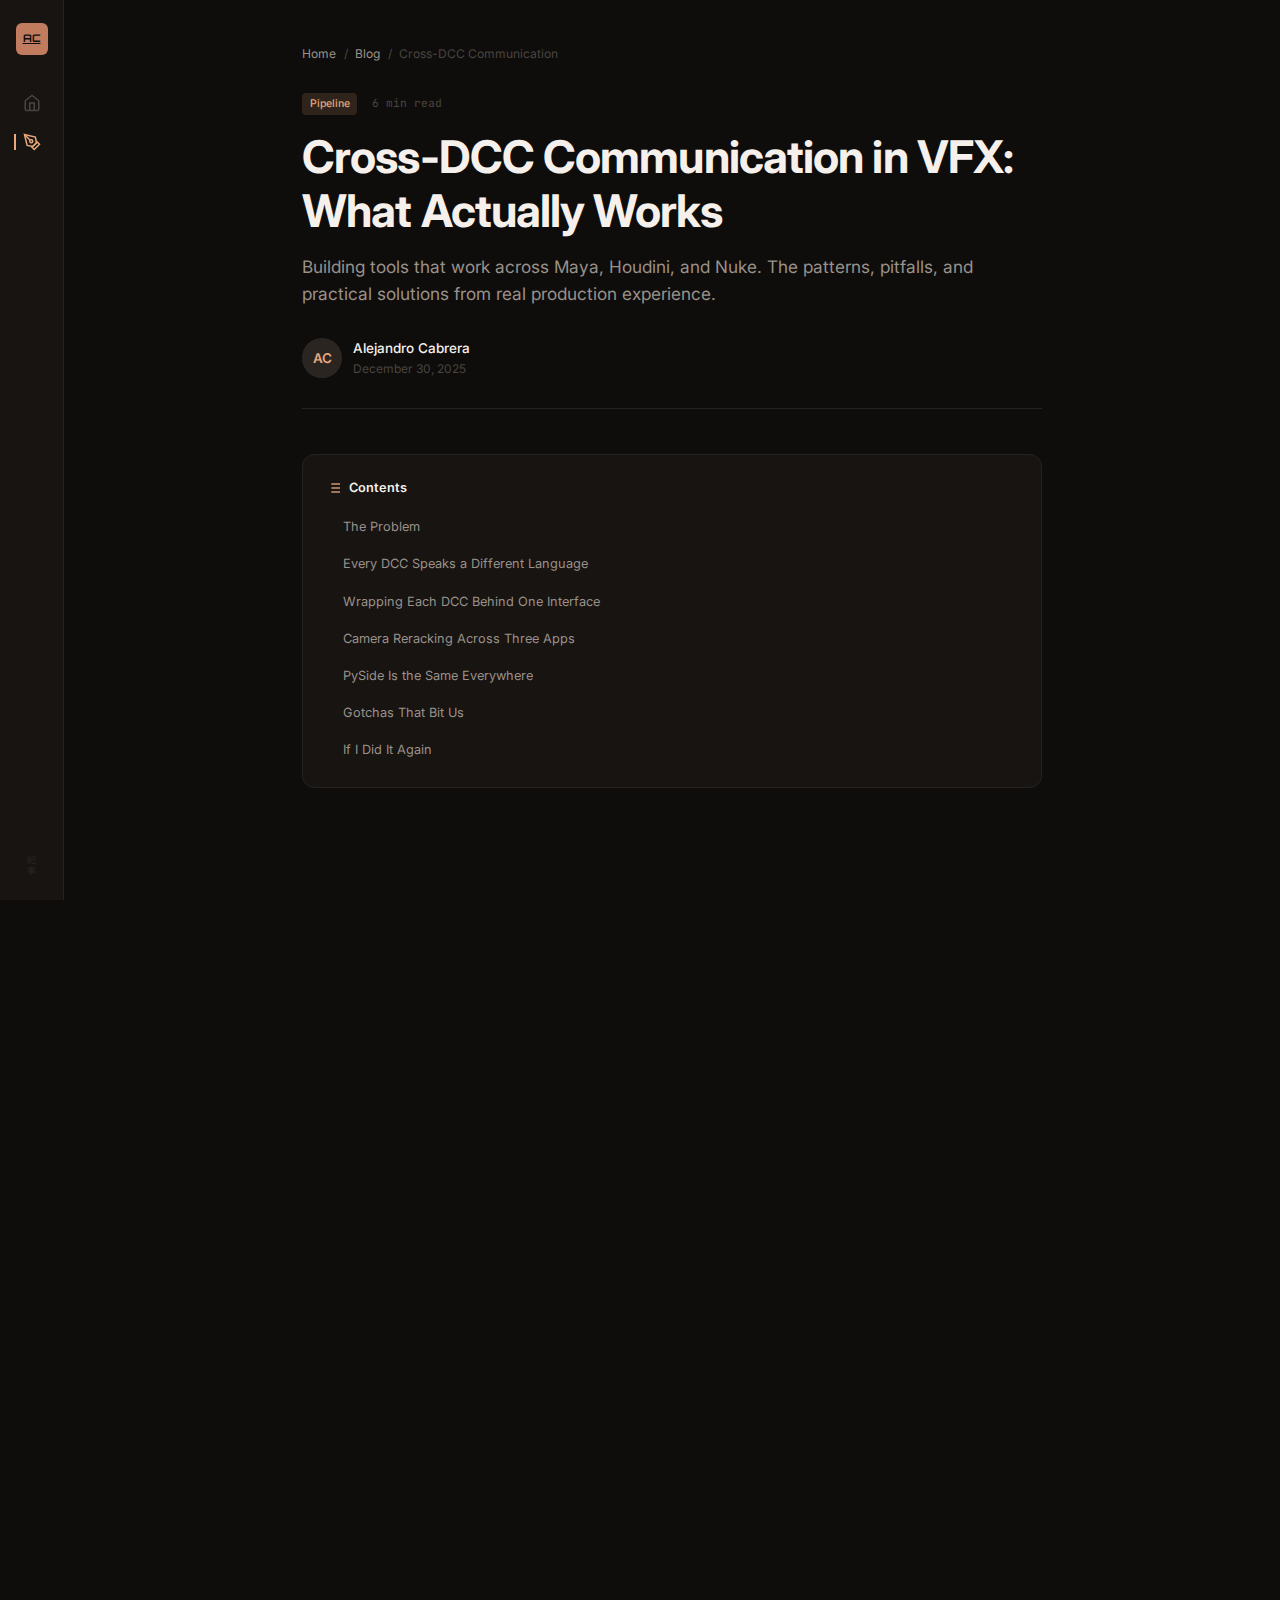
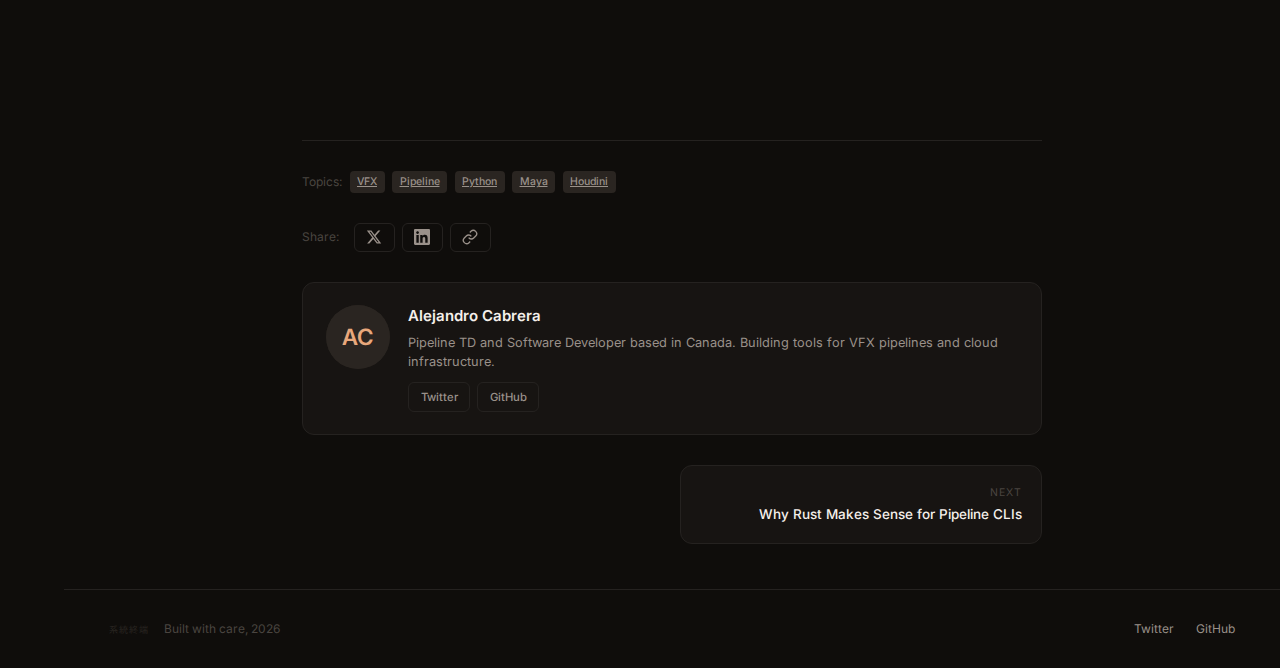
<file: blog/cross-dcc-communication.html>
<!DOCTYPE html>
<html lang="en">
<head>
    <meta charset="UTF-8">
    <meta name="viewport" content="width=device-width, initial-scale=1.0">
    <title>Cross-DCC Communication in VFX: What Actually Works | Alejandro Cabrera</title>

    <meta name="description" content="Building tools that work across Maya, Houdini, and Nuke. The patterns, pitfalls, and practical solutions from real production experience.">
    <meta name="author" content="Alejandro Cabrera">
    <meta name="keywords" content="VFX, pipeline, Maya, Houdini, Nuke, DCC, Python, PySide">

    <meta property="og:type" content="article">
    <meta property="og:title" content="Cross-DCC Communication in VFX: What Actually Works">
    <meta property="og:description" content="Building tools that work across Maya, Houdini, and Nuke. The patterns, pitfalls, and practical solutions from real production experience.">
    <meta property="article:published_time" content="2025-12-30">
    <meta property="article:author" content="Alejandro Cabrera">

    <meta name="twitter:card" content="summary_large_image">
    <meta name="twitter:title" content="Cross-DCC Communication in VFX: What Actually Works">

    <link rel="stylesheet" href="../styles.css">
    <link rel="stylesheet" href="../components.css">
    <link rel="stylesheet" href="../portfolio.css">
    <link rel="stylesheet" href="../blog.css">
</head>
<body>

<div class="reading-progress" id="reading-progress"></div>

<div class="layout">
    <aside class="rail">
        <a href="../index.html" class="rail-logo">AC</a>
        <nav class="rail-nav">
            <a href="../index.html" class="rail-link" title="Home">
                <svg viewBox="0 0 24 24" fill="none" stroke="currentColor" stroke-width="2">
                    <path d="M3 9l9-7 9 7v11a2 2 0 0 1-2 2H5a2 2 0 0 1-2-2z"/>
                    <polyline points="9 22 9 12 15 12 15 22"/>
                </svg>
            </a>
            <a href="../index.html#blog" class="rail-link active" title="Blog">
                <svg viewBox="0 0 24 24" fill="none" stroke="currentColor" stroke-width="2">
                    <path d="M12 19l7-7 3 3-7 7-3-3z"/>
                    <path d="M18 13l-1.5-7.5L2 2l3.5 14.5L13 18l5-5z"/>
                    <path d="M2 2l7.586 7.586"/>
                    <circle cx="11" cy="11" r="2"/>
                </svg>
            </a>
        </nav>
        <div class="rail-cryptic">記事</div>
    </aside>

    <main class="main">
        <article class="blog-article">
            <header class="article-header">
                <nav class="article-breadcrumb">
                    <a href="../index.html">Home</a>
                    <span>/</span>
                    <a href="../index.html#blog">Blog</a>
                    <span>/</span>
                    <span>Cross-DCC Communication</span>
                </nav>

                <div class="article-meta-top">
                    <span class="badge badge-peach">Pipeline</span>
                    <span class="article-reading-time" id="reading-time">6 min read</span>
                </div>

                <h1 class="article-title">Cross-DCC Communication in VFX: What Actually Works</h1>

                <p class="article-subtitle">
                    Building tools that work across Maya, Houdini, and Nuke. The patterns, pitfalls, and practical solutions from real production experience.
                </p>

                <div class="article-author">
                    <div class="avatar avatar-sm">
                        <span class="avatar-fallback">AC</span>
                    </div>
                    <div class="article-author-info">
                        <span class="article-author-name">Alejandro Cabrera</span>
                        <time class="article-date" datetime="2025-12-30">December 30, 2025</time>
                    </div>
                </div>
            </header>

            <nav class="article-toc" id="toc">
                <h4 class="toc-title">
                    <svg viewBox="0 0 24 24" fill="none" stroke="currentColor" stroke-width="2" width="16" height="16">
                        <line x1="8" y1="6" x2="21" y2="6"/>
                        <line x1="8" y1="12" x2="21" y2="12"/>
                        <line x1="8" y1="18" x2="21" y2="18"/>
                        <line x1="3" y1="6" x2="3.01" y2="6"/>
                        <line x1="3" y1="12" x2="3.01" y2="12"/>
                        <line x1="3" y1="18" x2="3.01" y2="18"/>
                    </svg>
                    Contents
                </h4>
                <ul class="toc-list">
                    <li><a href="#the-problem" class="toc-link">The Problem</a></li>
                    <li><a href="#three-apis" class="toc-link">Every DCC Speaks a Different Language</a></li>
                    <li><a href="#the-adapter-pattern" class="toc-link">Wrapping Each DCC Behind One Interface</a></li>
                    <li><a href="#camera-rerack" class="toc-link">Camera Reracking Across Three Apps</a></li>
                    <li><a href="#pyside-consistency" class="toc-link">PySide Is the Same Everywhere</a></li>
                    <li><a href="#real-gotchas" class="toc-link">Gotchas That Bit Us</a></li>
                    <li><a href="#what-i-would-do-differently" class="toc-link">If I Did It Again</a></li>
                </ul>
            </nav>

            <div class="article-content" id="article-content">
                <section id="the-problem">
                    <p class="lead">
                        At some point, every VFX pipeline TD gets asked to build a tool that works in Maya, Houdini, and Nuke. It sounds straightforward until you actually sit down and try it. Each DCC has its own Python API, its own event model, its own opinions about how things should work. What you end up building is less a "tool" and more a small translation layer between three different worlds.
                    </p>

                    <p>
                        I spent about three years doing this at Ghost VFX, and I want to share the patterns that actually held up in production. Not the theoretical stuff you read in conference slides, but the things that survived contact with 40+ artists using your tools every day.
                    </p>
                </section>

                <section id="three-apis">
                    <h2>Every DCC Speaks a Different Language</h2>

                    <p>
                        The first thing you realize is that Maya, Houdini, and Nuke have fundamentally different approaches to their Python APIs. Maya gives you <code>maya.cmds</code> for basic stuff and <code>OpenMaya</code> for anything serious. Houdini has <code>hou</code>, which is actually pretty well-designed but comes with its own quirks around Python versioning. Nuke has a deceptively simple API that hides some nasty single-threaded behavior.
                    </p>

                    <p>
                        Just getting a camera's focal length looks different in each one:
                    </p>

                    <div class="code-block">
                        <div class="code-header">
                            <span class="code-lang">Python</span>
                            <button class="code-copy" data-copy="code-1" title="Copy code">
                                <svg viewBox="0 0 24 24" fill="none" stroke="currentColor" stroke-width="2" width="16" height="16">
                                    <rect x="9" y="9" width="13" height="13" rx="2" ry="2"/>
                                    <path d="M5 15H4a2 2 0 0 1-2-2V4a2 2 0 0 1 2-2h9a2 2 0 0 1 2 2v1"/>
                                </svg>
                                <span>Copy</span>
                            </button>
                        </div>
                        <pre><code id="code-1"># Maya
focal = cmds.getAttr("cameraShape1.focalLength")

# Houdini
cam = hou.node("/obj/cam1")
focal = cam.parm("focal").eval()

# Nuke
cam = nuke.toNode("Camera1")
focal = cam["focal"].value()</code></pre>
                    </div>

                    <p>
                        Three ways to get the same number. And that is the simple case. Once you start dealing with animation curves, coordinate systems, or scene hierarchy, the differences multiply fast.
                    </p>
                </section>

                <section id="the-adapter-pattern">
                    <h2>Wrapping Each DCC Behind One Interface</h2>

                    <p>
                        The pattern that saved us was pretty standard software engineering: define an abstract interface, then write a concrete adapter for each DCC. Your business logic only talks to the interface. It never imports <code>maya.cmds</code> or <code>hou</code> directly.
                    </p>

                    <div class="code-block">
                        <div class="code-header">
                            <span class="code-lang">Python</span>
                            <button class="code-copy" data-copy="code-2" title="Copy code">
                                <svg viewBox="0 0 24 24" fill="none" stroke="currentColor" stroke-width="2" width="16" height="16">
                                    <rect x="9" y="9" width="13" height="13" rx="2" ry="2"/>
                                    <path d="M5 15H4a2 2 0 0 1-2-2V4a2 2 0 0 1 2-2h9a2 2 0 0 1 2 2v1"/>
                                </svg>
                                <span>Copy</span>
                            </button>
                        </div>
                        <pre><code id="code-2">from abc import ABC, abstractmethod

class CameraAdapter(ABC):
    @abstractmethod
    def get_focal_length(self, camera_name: str) -> float: ...

    @abstractmethod
    def set_focal_length(self, camera_name: str, value: float): ...

    @abstractmethod
    def get_transform(self, camera_name: str, frame: int) -> dict: ...

class MayaCameraAdapter(CameraAdapter):
    def get_focal_length(self, camera_name: str) -> float:
        import maya.cmds as cmds
        shape = cmds.listRelatives(camera_name, shapes=True)[0]
        return cmds.getAttr(f"{shape}.focalLength")

class HoudiniCameraAdapter(CameraAdapter):
    def get_focal_length(self, camera_name: str) -> float:
        import hou
        node = hou.node(camera_name)
        return node.parm("focal").eval()</code></pre>
                    </div>

                    <p>
                        We had a factory function that detected which DCC was running and returned the right adapter. The detection was simple: try importing each DCC module and see which one succeeds.
                    </p>

                    <p>
                        This pattern is not fancy. Anyone who has read a design patterns book will recognize it immediately. But the value in VFX is that it forces you to think carefully about what the shared interface should look like before you start coding. That upfront design work pays for itself ten times over.
                    </p>
                </section>

                <section id="camera-rerack">
                    <h2>Camera Reracking Across Three Apps</h2>

                    <p>
                        The biggest cross-DCC tool I built was a camera rerack system. The idea is straightforward: you have a camera from one department (usually layout, working in Maya) and you need to apply adjustments to it in another DCC (compositing in Nuke, or FX in Houdini) while preserving the animation data.
                    </p>

                    <p>
                        The tricky part is that each DCC represents transforms differently. Maya uses a transform node with separate rotate orders. Houdini has its own transform stack with pre-transforms. Nuke flattens everything into a 4x4 matrix per frame. You cannot just copy values between them. You need to extract the camera data into a neutral format and then reconstruct it on the other side.
                    </p>

                    <p>
                        We settled on baking everything to world-space matrices at each frame and storing them in a simple JSON format. Lossy? Slightly. But it worked reliably, which matters more than theoretical purity when you have a show deadline.
                    </p>
                </section>

                <section id="pyside-consistency">
                    <h2>PySide Is the Same Everywhere</h2>

                    <p>
                        One thing that stays relatively consistent across DCCs is PySide. Maya ships with PySide2 (or PySide6 in newer versions), Houdini has PySide2, and Nuke has PySide2. The Qt API is basically the same everywhere. This means your UI code can be almost entirely shared.
                    </p>

                    <p>
                        I built an asset browser with PySide2 that ran in all three DCCs. The UI was identical. The only DCC-specific code was the part that actually loaded or referenced the selected asset. That separation kept the codebase manageable and made it so that artists had a consistent experience no matter which application they were in.
                    </p>

                    <p>
                        The one thing to watch out for is parenting your Qt window to the DCC's main window. Each DCC has a different way to get its main window handle. In Maya it is <code>maya.OpenMayaUI.MQtUtil.mainWindow()</code>. In Houdini it is <code>hou.qt.mainWindow()</code>. In Nuke you can usually get away without parenting, but it can cause issues with window focus.
                    </p>
                </section>

                <section id="real-gotchas">
                    <h2>Gotchas That Bit Us</h2>

                    <p>
                        Here are some problems that bit us in production:
                    </p>

                    <p>
                        <strong>Maya's two APIs.</strong> <code>maya.cmds</code> is procedural and easy to use, but slow for batch operations. <code>OpenMaya 2.0</code> is faster but completely different in style. We ended up mixing both, using cmds for interactive tools and OpenMaya for anything that touched thousands of nodes.
                    </p>

                    <p>
                        <strong>Houdini's Python versioning.</strong> Houdini was one of the first DCCs to ship Python 3, which was great. But it meant our shared library had to support both Python 2 (for older Maya/Nuke) and Python 3 (for Houdini) at the same time. We burned a lot of hours on string encoding issues.
                    </p>

                    <p>
                        <strong>Nuke's single-threaded callbacks.</strong> Nuke processes callbacks on its main thread, and it really does not like it when you try to do anything heavy in a callback. We had a tool that would hang Nuke for 30 seconds because it was making HTTP requests inside a knobChanged callback. The fix was to push everything async with QThread, but that introduced its own set of thread-safety issues.
                    </p>

                    <p>
                        <strong>Path handling.</strong> This sounds trivial, but file paths are a constant source of bugs. Windows uses backslashes, Linux uses forward slashes. Some DCCs normalize paths, some do not. We ended up with a small path utility that every tool used, and it handled normalization, environment variable expansion, and platform differences.
                    </p>
                </section>

                <section id="what-i-would-do-differently">
                    <h2>If I Did It Again</h2>

                    <p>
                        Looking back, I would invest more time in automated testing. We tested manually by opening each DCC and clicking through the tool. That is slow and error-prone. Setting up headless testing with mayapy and hython would have caught regressions faster. Nuke has nukeassist and command-line rendering too. We just never made the time to set it up properly.
                    </p>

                    <p>
                        I would also push harder for a shared data format earlier. We spent too long passing DCC-specific data structures between tools before standardizing on a neutral format. If your data layer is clean, everything on top of it gets simpler.
                    </p>

                    <p>
                        Building cross-DCC tools is not glamorous work. You spend a lot of time reading documentation for three different APIs and debugging edge cases that only show up in one application. But when an artist tells you the tool "just works" across all their software, that is a good feeling. The adapter pattern, shared UI with PySide, and a clean data format will get you most of the way there.
                    </p>
                </section>
            </div>

            <footer class="article-footer">
                <div class="article-tags">
                    <span class="article-tags-label">Topics:</span>
                    <a href="#" class="badge badge-secondary">VFX</a>
                    <a href="#" class="badge badge-secondary">Pipeline</a>
                    <a href="#" class="badge badge-secondary">Python</a>
                    <a href="#" class="badge badge-secondary">Maya</a>
                    <a href="#" class="badge badge-secondary">Houdini</a>
                </div>

                <div class="article-share">
                    <span class="article-share-label">Share:</span>
                    <button class="btn btn-ghost btn-sm share-btn" data-share="twitter" title="Share on Twitter">
                        <svg viewBox="0 0 24 24" fill="currentColor" width="16" height="16"><path d="M18.244 2.25h3.308l-7.227 8.26 8.502 11.24H16.17l-5.214-6.817L4.99 21.75H1.68l7.73-8.835L1.254 2.25H8.08l4.713 6.231zm-1.161 17.52h1.833L7.084 4.126H5.117z"/></svg>
                    </button>
                    <button class="btn btn-ghost btn-sm share-btn" data-share="linkedin" title="Share on LinkedIn">
                        <svg viewBox="0 0 24 24" fill="currentColor" width="16" height="16"><path d="M20.447 20.452h-3.554v-5.569c0-1.328-.027-3.037-1.852-3.037-1.853 0-2.136 1.445-2.136 2.939v5.667H9.351V9h3.414v1.561h.046c.477-.9 1.637-1.85 3.37-1.85 3.601 0 4.267 2.37 4.267 5.455v6.286zM5.337 7.433c-1.144 0-2.063-.926-2.063-2.065 0-1.138.92-2.063 2.063-2.063 1.14 0 2.064.925 2.064 2.063 0 1.139-.925 2.065-2.064 2.065zm1.782 13.019H3.555V9h3.564v11.452zM22.225 0H1.771C.792 0 0 .774 0 1.729v20.542C0 23.227.792 24 1.771 24h20.451C23.2 24 24 23.227 24 22.271V1.729C24 .774 23.2 0 22.222 0h.003z"/></svg>
                    </button>
                    <button class="btn btn-ghost btn-sm share-btn" data-share="copy" title="Copy link">
                        <svg viewBox="0 0 24 24" fill="none" stroke="currentColor" stroke-width="2" width="16" height="16">
                            <path d="M10 13a5 5 0 0 0 7.54.54l3-3a5 5 0 0 0-7.07-7.07l-1.72 1.71"/>
                            <path d="M14 11a5 5 0 0 0-7.54-.54l-3 3a5 5 0 0 0 7.07 7.07l1.71-1.71"/>
                        </svg>
                    </button>
                </div>

                <div class="author-card">
                    <div class="avatar avatar-lg">
                        <span class="avatar-fallback">AC</span>
                    </div>
                    <div class="author-card-content">
                        <h4 class="author-card-name">Alejandro Cabrera</h4>
                        <p class="author-card-bio">
                            Pipeline TD and Software Developer based in Canada. Building tools for VFX pipelines and cloud infrastructure.
                        </p>
                        <div class="author-card-links">
                            <a href="https://twitter.com/tv01d" class="btn btn-sm btn-ghost">Twitter</a>
                            <a href="https://github.com/voidreamer" class="btn btn-sm btn-ghost">GitHub</a>
                        </div>
                    </div>
                </div>

                <nav class="article-nav">
                    <div class="article-nav-link article-nav-prev" style="visibility: hidden;">
                        <span class="article-nav-label">Previous</span>
                        <span class="article-nav-title"></span>
                    </div>
                    <a href="rust-for-pipeline-clis.html" class="article-nav-link article-nav-next">
                        <span class="article-nav-label">Next</span>
                        <span class="article-nav-title">Why Rust Makes Sense for Pipeline CLIs</span>
                    </a>
                </nav>
            </footer>
        </article>

        <footer class="p-footer">
            <div class="p-footer-left">
                <span class="cryptic-label">系統終端</span>
                <span>Built with care, 2026</span>
            </div>
            <div class="p-footer-right">
                <a href="https://twitter.com/tv01d">Twitter</a>
                <a href="https://github.com/voidreamer">GitHub</a>
            </div>
        </footer>
    </main>
</div>

<div class="toast" id="toast"></div>

<script src="../app.js"></script>
</body>
</html>
</file>
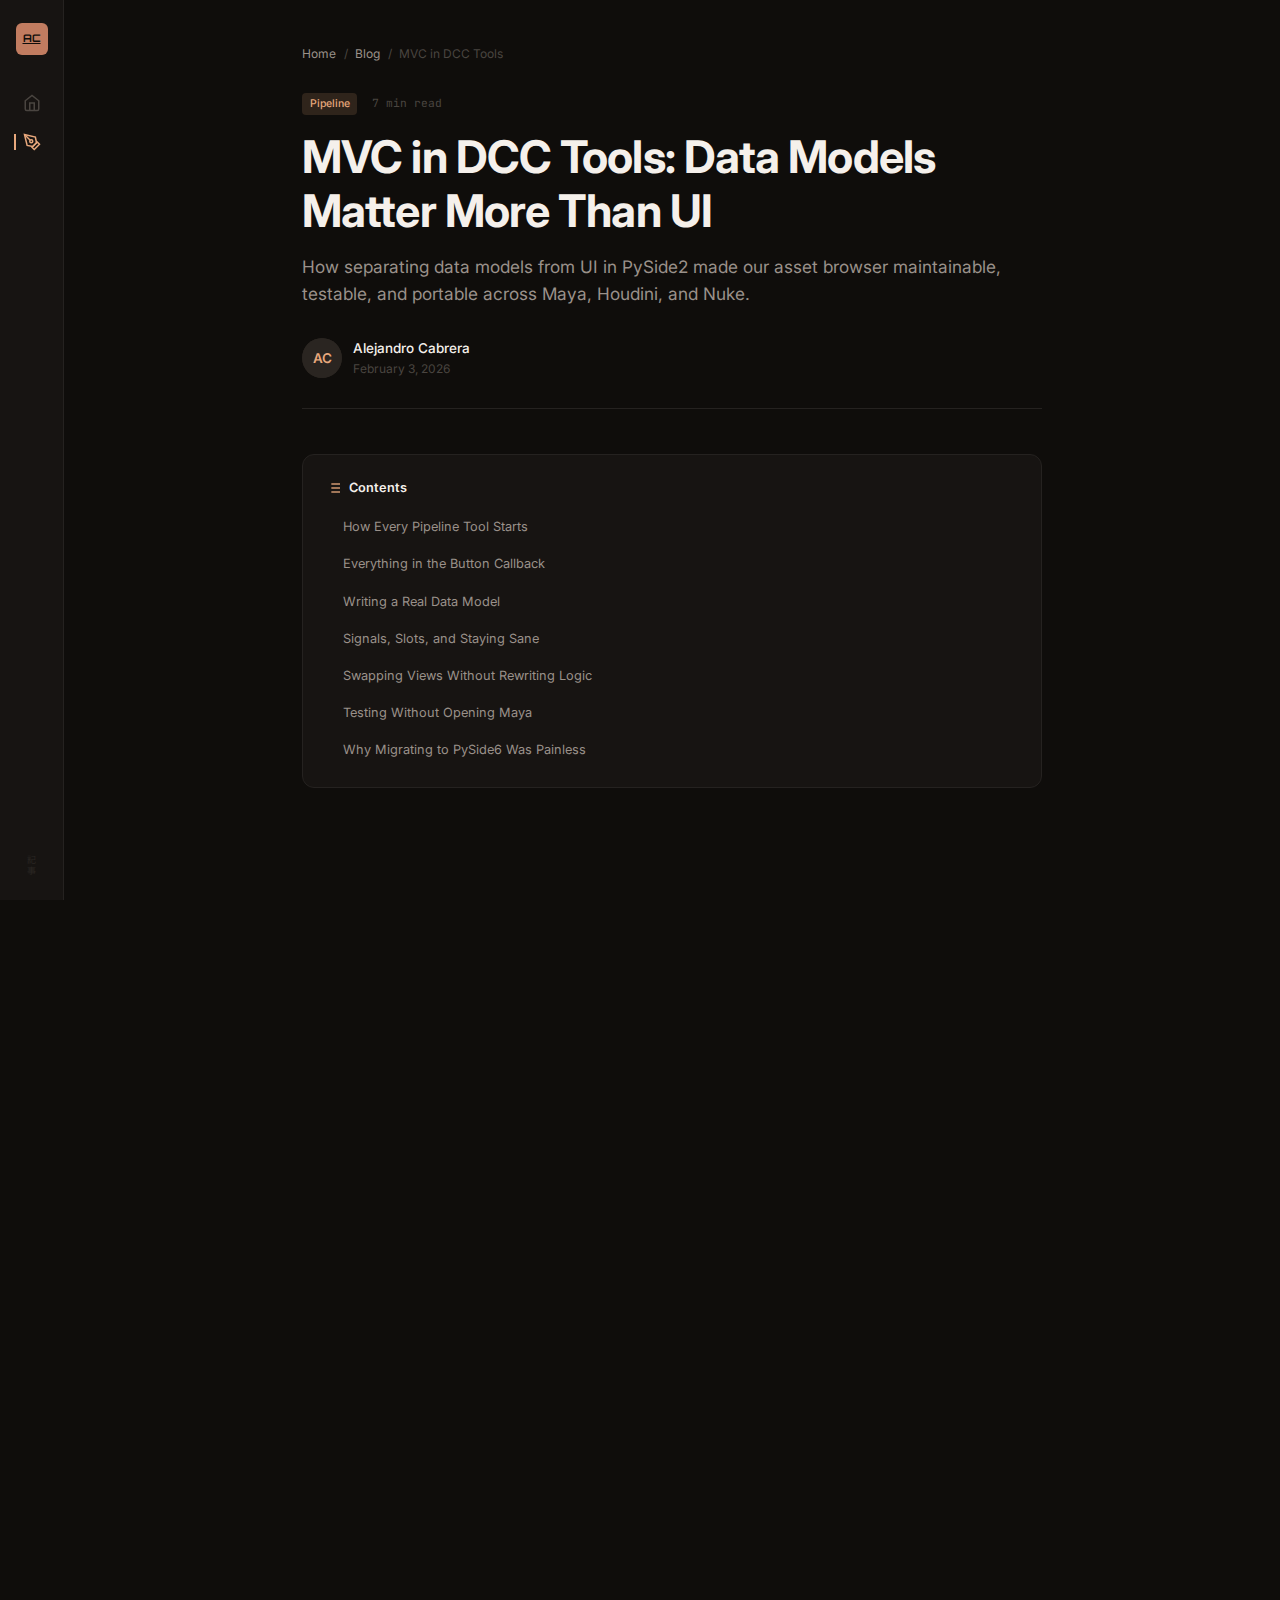
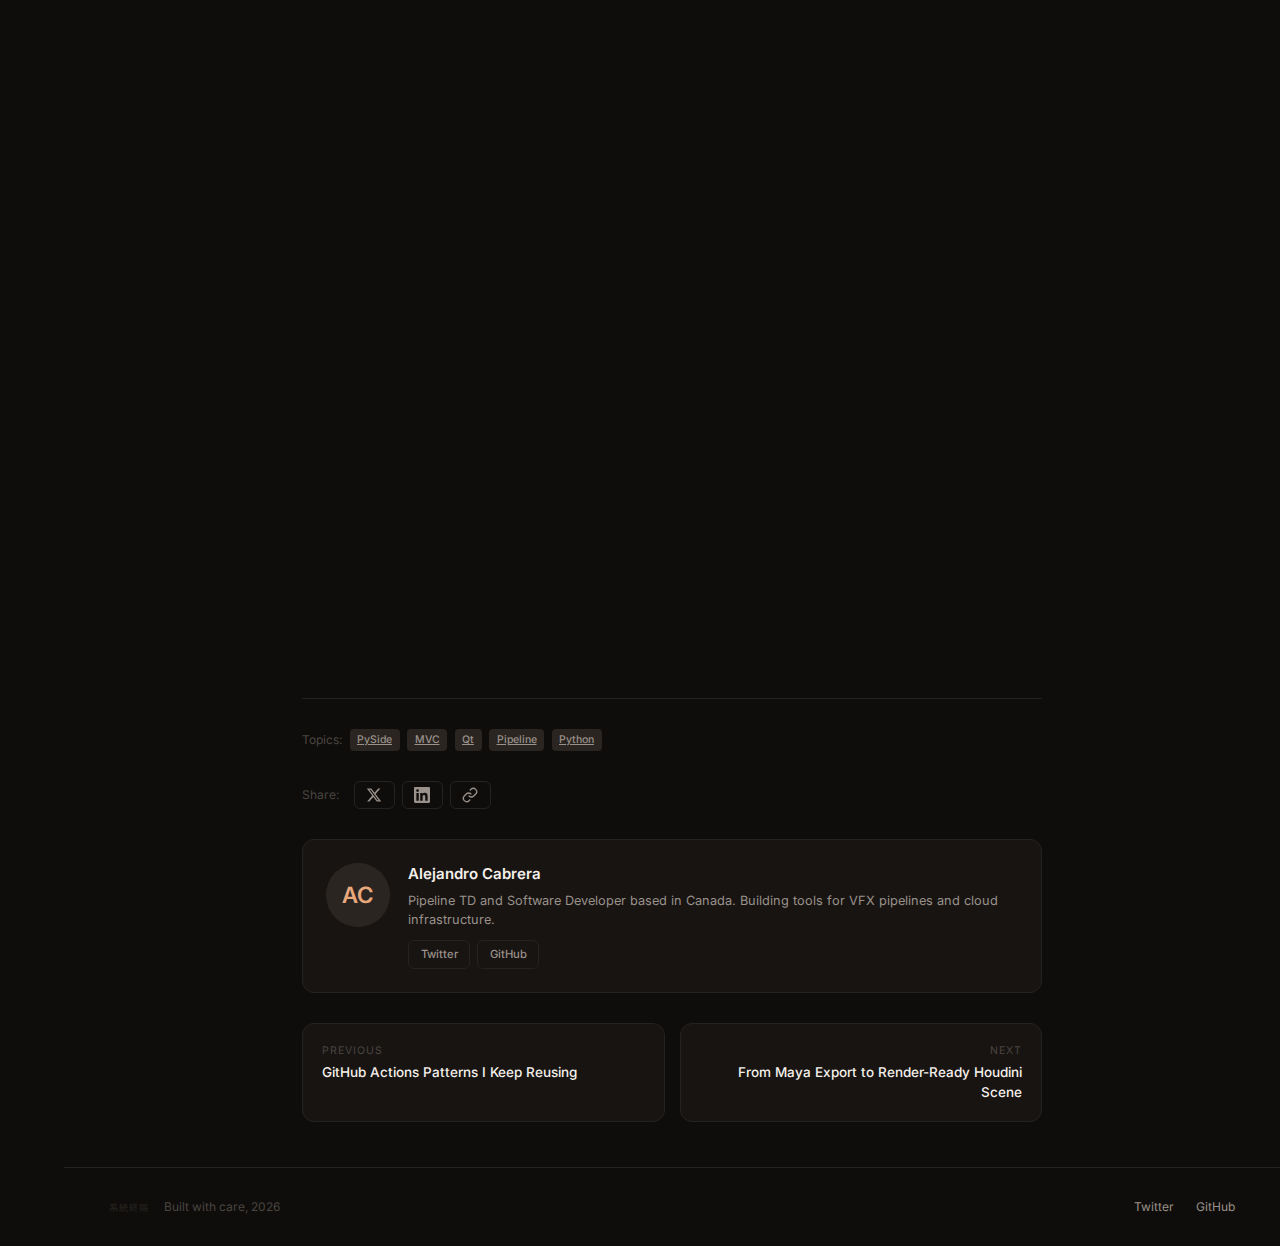
<file: blog/mvc-pyside-dcc-tools.html>
<!DOCTYPE html>
<html lang="en">
<head>
    <meta charset="UTF-8">
    <meta name="viewport" content="width=device-width, initial-scale=1.0">
    <title>MVC in DCC Tools: Data Models Matter More Than UI | Alejandro Cabrera</title>

    <meta name="description" content="How separating data models from UI in PySide2 made our asset browser maintainable, testable, and portable across Maya, Houdini, and Nuke.">
    <meta name="author" content="Alejandro Cabrera">
    <meta name="keywords" content="PySide2, PySide6, MVC, Qt, VFX, pipeline, asset browser, data model">

    <meta property="og:type" content="article">
    <meta property="og:title" content="MVC in DCC Tools: Data Models Matter More Than UI">
    <meta property="og:description" content="How separating data models from UI in PySide2 made our asset browser maintainable, testable, and portable across DCCs.">
    <meta property="article:published_time" content="2026-02-03">
    <meta property="article:author" content="Alejandro Cabrera">

    <meta name="twitter:card" content="summary_large_image">
    <meta name="twitter:title" content="MVC in DCC Tools: Data Models Matter More Than UI">

    <link rel="stylesheet" href="../styles.css">
    <link rel="stylesheet" href="../components.css">
    <link rel="stylesheet" href="../portfolio.css">
    <link rel="stylesheet" href="../blog.css">
</head>
<body>

<div class="reading-progress" id="reading-progress"></div>

<div class="layout">
    <aside class="rail">
        <a href="../index.html" class="rail-logo">AC</a>
        <nav class="rail-nav">
            <a href="../index.html" class="rail-link" title="Home">
                <svg viewBox="0 0 24 24" fill="none" stroke="currentColor" stroke-width="2">
                    <path d="M3 9l9-7 9 7v11a2 2 0 0 1-2 2H5a2 2 0 0 1-2-2z"/>
                    <polyline points="9 22 9 12 15 12 15 22"/>
                </svg>
            </a>
            <a href="../index.html#blog" class="rail-link active" title="Blog">
                <svg viewBox="0 0 24 24" fill="none" stroke="currentColor" stroke-width="2">
                    <path d="M12 19l7-7 3 3-7 7-3-3z"/>
                    <path d="M18 13l-1.5-7.5L2 2l3.5 14.5L13 18l5-5z"/>
                    <path d="M2 2l7.586 7.586"/>
                    <circle cx="11" cy="11" r="2"/>
                </svg>
            </a>
        </nav>
        <div class="rail-cryptic">記事</div>
    </aside>

    <main class="main">
        <article class="blog-article">
            <header class="article-header">
                <nav class="article-breadcrumb">
                    <a href="../index.html">Home</a>
                    <span>/</span>
                    <a href="../index.html#blog">Blog</a>
                    <span>/</span>
                    <span>MVC in DCC Tools</span>
                </nav>

                <div class="article-meta-top">
                    <span class="badge badge-peach">Pipeline</span>
                    <span class="article-reading-time" id="reading-time">7 min read</span>
                </div>

                <h1 class="article-title">MVC in DCC Tools: Data Models Matter More Than UI</h1>

                <p class="article-subtitle">
                    How separating data models from UI in PySide2 made our asset browser maintainable,
                    testable, and portable across Maya, Houdini, and Nuke.
                </p>

                <div class="article-author">
                    <div class="avatar avatar-sm">
                        <span class="avatar-fallback">AC</span>
                    </div>
                    <div class="article-author-info">
                        <span class="article-author-name">Alejandro Cabrera</span>
                        <time class="article-date" datetime="2026-02-03">February 3, 2026</time>
                    </div>
                </div>
            </header>

            <nav class="article-toc" id="toc">
                <h4 class="toc-title">
                    <svg viewBox="0 0 24 24" fill="none" stroke="currentColor" stroke-width="2" width="16" height="16">
                        <line x1="8" y1="6" x2="21" y2="6"/>
                        <line x1="8" y1="12" x2="21" y2="12"/>
                        <line x1="8" y1="18" x2="21" y2="18"/>
                        <line x1="3" y1="6" x2="3.01" y2="6"/>
                        <line x1="3" y1="12" x2="3.01" y2="12"/>
                        <line x1="3" y1="18" x2="3.01" y2="18"/>
                    </svg>
                    Contents
                </h4>
                <ul class="toc-list">
                    <li><a href="#intro" class="toc-link">How Every Pipeline Tool Starts</a></li>
                    <li><a href="#anti-pattern" class="toc-link">Everything in the Button Callback</a></li>
                    <li><a href="#model-first" class="toc-link">Writing a Real Data Model</a></li>
                    <li><a href="#connecting" class="toc-link">Signals, Slots, and Staying Sane</a></li>
                    <li><a href="#swapping-views" class="toc-link">Swapping Views Without Rewriting Logic</a></li>
                    <li><a href="#testing" class="toc-link">Testing Without Opening Maya</a></li>
                    <li><a href="#pyside6-migration" class="toc-link">Why Migrating to PySide6 Was Painless</a></li>
                </ul>
            </nav>

            <div class="article-content" id="article-content">
                <section id="intro">
                    <p class="lead">
                        At Ghost VFX I built an asset browser in PySide2 that about 40 artists used every day. It started as a quick tool to browse published assets and load them into Maya. By the end of the show it ran in Houdini and Nuke too, had filtering, thumbnails, versioning, and a template system. The reason it survived that growth without turning into a mess was one boring decision I made early on: I separated the data model from the UI.
                    </p>

                    <p>
                        That sounds obvious if you have done any web or desktop development. But in VFX pipeline tools, it is surprisingly rare. Most tools start as scripts, grow into windows, and end up as unmaintainable blobs where ShotGrid queries live inside button callbacks. I have written tools like that. I have also inherited them. Neither experience is fun.
                    </p>
                </section>

                <section id="anti-pattern">
                    <h2>Everything in the Button Callback</h2>

                    <p>
                        Here is what pipeline tools often look like in practice. Someone needs a tool to load assets, so they write something like this:
                    </p>

                    <div class="code-block">
                        <div class="code-header">
                            <span class="code-lang">Python</span>
                            <button class="code-copy" data-copy="code-1" title="Copy code">
                                <svg viewBox="0 0 24 24" fill="none" stroke="currentColor" stroke-width="2" width="16" height="16">
                                    <rect x="9" y="9" width="13" height="13" rx="2" ry="2"/>
                                    <path d="M5 15H4a2 2 0 0 1-2-2V4a2 2 0 0 1 2-2h9a2 2 0 0 1 2 2v1"/>
                                </svg>
                                <span>Copy</span>
                            </button>
                        </div>
                        <pre><code id="code-1">class AssetBrowser(QWidget):
    def __init__(self):
        super().__init__()
        self.list_widget = QListWidget()
        self.load_btn = QPushButton("Load Selected")
        self.load_btn.clicked.connect(self.on_load)

        # Fetch assets right here in the constructor
        sg = shotgun_api3.Shotgun(...)
        assets = sg.find("Asset", [["project", "is", project]],
                         ["code", "sg_asset_type", "sg_status_list"])
        for asset in assets:
            self.list_widget.addItem(asset["code"])

    def on_load(self):
        selected = self.list_widget.currentItem().text()
        # Query ShotGrid again for the path
        sg = shotgun_api3.Shotgun(...)
        publishes = sg.find("PublishedFile",
                            [["entity.Asset.code", "is", selected]],
                            ["path"])
        path = publishes[-1]["path"]["local_path"]
        cmds.file(path, reference=True)</code></pre>
                    </div>

                    <p>
                        This works. And that is the problem, because it works well enough that people ship it. Then someone asks for filtering by asset type, so you add a combo box and another ShotGrid query in its callback. Then someone wants thumbnails, so you add image loading mixed in with the UI layout code. Six months later you have 800 lines in one file, ShotGrid connections scattered everywhere, and no way to reuse any of it outside Maya.
                    </p>

                    <p>
                        I inherited a tool like this at a previous studio. Adding a single feature meant understanding the entire file because the data flow was invisible. There was no separation between "what data do we have" and "how do we show it."
                    </p>
                </section>

                <section id="model-first">
                    <h2>Writing a Real Data Model</h2>

                    <p>
                        For the Ghost asset browser, I started with the model. Not a QAbstractItemModel yet, just a plain Python class that knew how to fetch and filter assets. No Qt imports, no UI code, no DCC imports. Just data.
                    </p>

                    <div class="code-block">
                        <div class="code-header">
                            <span class="code-lang">Python</span>
                            <button class="code-copy" data-copy="code-2" title="Copy code">
                                <svg viewBox="0 0 24 24" fill="none" stroke="currentColor" stroke-width="2" width="16" height="16">
                                    <rect x="9" y="9" width="13" height="13" rx="2" ry="2"/>
                                    <path d="M5 15H4a2 2 0 0 1-2-2V4a2 2 0 0 1 2-2h9a2 2 0 0 1 2 2v1"/>
                                </svg>
                                <span>Copy</span>
                            </button>
                        </div>
                        <pre><code id="code-2">from dataclasses import dataclass, field
from typing import Optional

@dataclass
class AssetItem:
    name: str
    asset_type: str
    status: str
    latest_version: int
    publish_path: str
    thumbnail_path: Optional[str] = None

class AssetModel:
    def __init__(self, project_id, sg_connection):
        self._sg = sg_connection
        self._project_id = project_id
        self._assets: list[AssetItem] = []
        self._filter_type: Optional[str] = None

    def fetch(self):
        """Pull assets from ShotGrid. No UI logic here."""
        raw = self._sg.find("Asset",
            [["project", "is", {"type": "Project", "id": self._project_id}]],
            ["code", "sg_asset_type", "sg_status_list", "image"])
        self._assets = [
            AssetItem(
                name=r["code"],
                asset_type=r.get("sg_asset_type", ""),
                status=r.get("sg_status_list", ""),
                latest_version=self._get_latest_version(r["id"]),
                publish_path=self._get_publish_path(r["id"]),
                thumbnail_path=r.get("image"),
            )
            for r in raw
        ]

    def set_filter(self, asset_type: Optional[str]):
        self._filter_type = asset_type

    @property
    def filtered_assets(self) -> list[AssetItem]:
        if not self._filter_type:
            return self._assets
        return [a for a in self._assets
                if a.asset_type == self._filter_type]</code></pre>
                    </div>

                    <p>
                        This class does not know about QListWidget or QTreeView. It does not know about Maya or Houdini. It is just a data container with some query logic. You can instantiate it in a test, call <code>fetch()</code> with a mock ShotGrid connection, and verify the filtering works. Try doing that with the button-callback version.
                    </p>
                </section>

                <section id="connecting">
                    <h2>Signals, Slots, and Staying Sane</h2>

                    <p>
                        Once you have a clean data model, you wrap it in a QAbstractItemModel (or use QStandardItemModel if you want something quicker) and let Qt's model/view framework do the wiring. I used custom roles to expose asset metadata beyond just the display name:
                    </p>

                    <div class="code-block">
                        <div class="code-header">
                            <span class="code-lang">Python</span>
                            <button class="code-copy" data-copy="code-3" title="Copy code">
                                <svg viewBox="0 0 24 24" fill="none" stroke="currentColor" stroke-width="2" width="16" height="16">
                                    <rect x="9" y="9" width="13" height="13" rx="2" ry="2"/>
                                    <path d="M5 15H4a2 2 0 0 1-2-2V4a2 2 0 0 1 2-2h9a2 2 0 0 1 2 2v1"/>
                                </svg>
                                <span>Copy</span>
                            </button>
                        </div>
                        <pre><code id="code-3">from PySide2.QtCore import Qt, QAbstractListModel, QModelIndex

class AssetListModel(QAbstractListModel):
    AssetTypeRole = Qt.UserRole + 1
    StatusRole = Qt.UserRole + 2
    PathRole = Qt.UserRole + 3
    VersionRole = Qt.UserRole + 4

    def __init__(self, asset_model, parent=None):
        super().__init__(parent)
        self._model = asset_model

    def rowCount(self, parent=QModelIndex()):
        return len(self._model.filtered_assets)

    def data(self, index, role=Qt.DisplayRole):
        asset = self._model.filtered_assets[index.row()]
        if role == Qt.DisplayRole:
            return asset.name
        if role == self.AssetTypeRole:
            return asset.asset_type
        if role == self.StatusRole:
            return asset.status
        if role == self.PathRole:
            return asset.publish_path
        if role == self.VersionRole:
            return asset.latest_version
        return None

    def refresh(self):
        self.beginResetModel()
        self._model.fetch()
        self.endResetModel()</code></pre>
                    </div>

                    <p>
                        The view side is then straightforward. A QTreeView or QListView points at this model, and a QSortFilterProxyModel handles the type filtering in between. When the artist picks a different asset type from the dropdown, you update the proxy filter and the view refreshes automatically. No manual clearing and repopulating of list widgets.
                    </p>

                    <p>
                        The part that surprised me was how much cleaner the signal/slot connections became. Instead of a button callback that does five things, you have small, focused connections. The filter combo box emits <code>currentTextChanged</code>, which calls <code>proxy.setFilterFixedString()</code>. The selection model emits <code>selectionChanged</code>, which updates a details panel. Each connection does one thing, and you can trace the data flow by reading the signal names.
                    </p>
                </section>

                <section id="swapping-views">
                    <h2>Swapping Views Without Rewriting Logic</h2>

                    <p>
                        Halfway through the show, the art director asked if we could add a thumbnail grid view alongside the list. Because the data model was separate, this took about a day. I wrote a custom delegate that drew thumbnails in a QListView with <code>setViewMode(QListView.IconMode)</code>, pointed it at the same proxy model, and added a toggle button. Both views stayed in sync because they shared the same underlying model. If I had put all the logic in the list widget, this would have meant duplicating everything.
                    </p>

                    <p>
                        Later, when we wanted a "recently used" section at the top of the browser, I added another small model that tracked access history in a local JSON file. It fed into its own QListView above the main one. Again, no changes to the asset model or the ShotGrid query code.
                    </p>
                </section>

                <section id="testing">
                    <h2>Testing Without Opening Maya</h2>

                    <p>
                        This is the part that made the biggest practical difference. Because <code>AssetModel</code> has no DCC imports and no Qt imports, I could write unit tests that ran with plain pytest. I mocked the ShotGrid connection, populated the model with known data, and tested filtering, sorting, and edge cases like empty results or missing thumbnails.
                    </p>

                    <div class="code-block">
                        <div class="code-header">
                            <span class="code-lang">Python</span>
                            <button class="code-copy" data-copy="code-4" title="Copy code">
                                <svg viewBox="0 0 24 24" fill="none" stroke="currentColor" stroke-width="2" width="16" height="16">
                                    <rect x="9" y="9" width="13" height="13" rx="2" ry="2"/>
                                    <path d="M5 15H4a2 2 0 0 1-2-2V4a2 2 0 0 1 2-2h9a2 2 0 0 1 2 2v1"/>
                                </svg>
                                <span>Copy</span>
                            </button>
                        </div>
                        <pre><code id="code-4">def test_filter_by_type(mock_sg):
    model = AssetModel(project_id=123, sg_connection=mock_sg)
    model.fetch()

    model.set_filter("Character")
    chars = model.filtered_assets
    assert all(a.asset_type == "Character" for a in chars)

    model.set_filter(None)
    assert len(model.filtered_assets) == len(model._assets)</code></pre>
                    </div>

                    <p>
                        These tests ran in under a second. Compare that to opening Maya, loading the tool, clicking around, and visually checking if the list looks right. We caught a bug once where assets with a <code>None</code> status field caused a crash in the filter. A test found it before any artist did.
                    </p>
                </section>

                <section id="pyside6-migration">
                    <h2>Why Migrating to PySide6 Was Painless</h2>

                    <p>
                        Toward the end of my time at Ghost, we started an R&D spike to migrate tools from PySide2 to PySide6. For most tools in the studio, this was a painful search-and-replace job because UI code and logic were tangled together, and you had to carefully test everything after each change.
                    </p>

                    <p>
                        For the asset browser, the migration touched almost nothing. The data model had zero PySide imports, so it did not change at all. The Qt model wrapper needed a few import path updates (<code>PySide2.QtCore</code> to <code>PySide6.QtCore</code>) and one API change where <code>QSortFilterProxyModel.setFilterRegExp</code> became <code>setFilterRegularExpression</code>. The views needed the same import swaps. That was it. No logic changes, no retesting of ShotGrid queries, no debugging data flow issues.
                    </p>

                    <p>
                        If I had to give one piece of advice to someone building pipeline tools: write your data layer first, keep it free of UI and DCC imports, and connect it to your views through Qt's model/view framework or simple signals and slots. It is not exciting. Nobody is going to see it and think it is clever. But when you need to add a feature six months later, or swap out your tracking backend, or migrate to a new Qt version, you will be glad you did it. The hour you spend separating concerns at the start saves you days of untangling later. I have seen it go both ways, and the difference is not subtle.
                    </p>
                </section>
            </div>

            <footer class="article-footer">
                <div class="article-tags">
                    <span class="article-tags-label">Topics:</span>
                    <a href="#" class="badge badge-secondary">PySide</a>
                    <a href="#" class="badge badge-secondary">MVC</a>
                    <a href="#" class="badge badge-secondary">Qt</a>
                    <a href="#" class="badge badge-secondary">Pipeline</a>
                    <a href="#" class="badge badge-secondary">Python</a>
                </div>

                <div class="article-share">
                    <span class="article-share-label">Share:</span>
                    <button class="btn btn-ghost btn-sm share-btn" data-share="twitter" title="Share on Twitter">
                        <svg viewBox="0 0 24 24" fill="currentColor" width="16" height="16"><path d="M18.244 2.25h3.308l-7.227 8.26 8.502 11.24H16.17l-5.214-6.817L4.99 21.75H1.68l7.73-8.835L1.254 2.25H8.08l4.713 6.231zm-1.161 17.52h1.833L7.084 4.126H5.117z"/></svg>
                    </button>
                    <button class="btn btn-ghost btn-sm share-btn" data-share="linkedin" title="Share on LinkedIn">
                        <svg viewBox="0 0 24 24" fill="currentColor" width="16" height="16"><path d="M20.447 20.452h-3.554v-5.569c0-1.328-.027-3.037-1.852-3.037-1.853 0-2.136 1.445-2.136 2.939v5.667H9.351V9h3.414v1.561h.046c.477-.9 1.637-1.85 3.37-1.85 3.601 0 4.267 2.37 4.267 5.455v6.286zM5.337 7.433c-1.144 0-2.063-.926-2.063-2.065 0-1.138.92-2.063 2.063-2.063 1.14 0 2.064.925 2.064 2.063 0 1.139-.925 2.065-2.064 2.065zm1.782 13.019H3.555V9h3.564v11.452zM22.225 0H1.771C.792 0 0 .774 0 1.729v20.542C0 23.227.792 24 1.771 24h20.451C23.2 24 24 23.227 24 22.271V1.729C24 .774 23.2 0 22.222 0h.003z"/></svg>
                    </button>
                    <button class="btn btn-ghost btn-sm share-btn" data-share="copy" title="Copy link">
                        <svg viewBox="0 0 24 24" fill="none" stroke="currentColor" stroke-width="2" width="16" height="16">
                            <path d="M10 13a5 5 0 0 0 7.54.54l3-3a5 5 0 0 0-7.07-7.07l-1.72 1.71"/>
                            <path d="M14 11a5 5 0 0 0-7.54-.54l-3 3a5 5 0 0 0 7.07 7.07l1.71-1.71"/>
                        </svg>
                    </button>
                </div>

                <div class="author-card">
                    <div class="avatar avatar-lg">
                        <span class="avatar-fallback">AC</span>
                    </div>
                    <div class="author-card-content">
                        <h4 class="author-card-name">Alejandro Cabrera</h4>
                        <p class="author-card-bio">
                            Pipeline TD and Software Developer based in Canada. Building tools for VFX pipelines and cloud infrastructure.
                        </p>
                        <div class="author-card-links">
                            <a href="https://twitter.com/tv01d" class="btn btn-sm btn-ghost">Twitter</a>
                            <a href="https://github.com/voidreamer" class="btn btn-sm btn-ghost">GitHub</a>
                        </div>
                    </div>
                </div>

                <nav class="article-nav">
                    <a href="github-actions-patterns.html" class="article-nav-link article-nav-prev">
                        <span class="article-nav-label">Previous</span>
                        <span class="article-nav-title">GitHub Actions Patterns I Keep Reusing</span>
                    </a>
                    <a href="automating-shot-pipeline.html" class="article-nav-link article-nav-next">
                        <span class="article-nav-label">Next</span>
                        <span class="article-nav-title">From Maya Export to Render-Ready Houdini Scene</span>
                    </a>
                </nav>
            </footer>
        </article>

        <footer class="p-footer">
            <div class="p-footer-left">
                <span class="cryptic-label">系統終端</span>
                <span>Built with care, 2026</span>
            </div>
            <div class="p-footer-right">
                <a href="https://twitter.com/tv01d">Twitter</a>
                <a href="https://github.com/voidreamer">GitHub</a>
            </div>
        </footer>
    </main>
</div>

<div class="toast" id="toast"></div>

<script src="../app.js"></script>
</body>
</html>
</file>
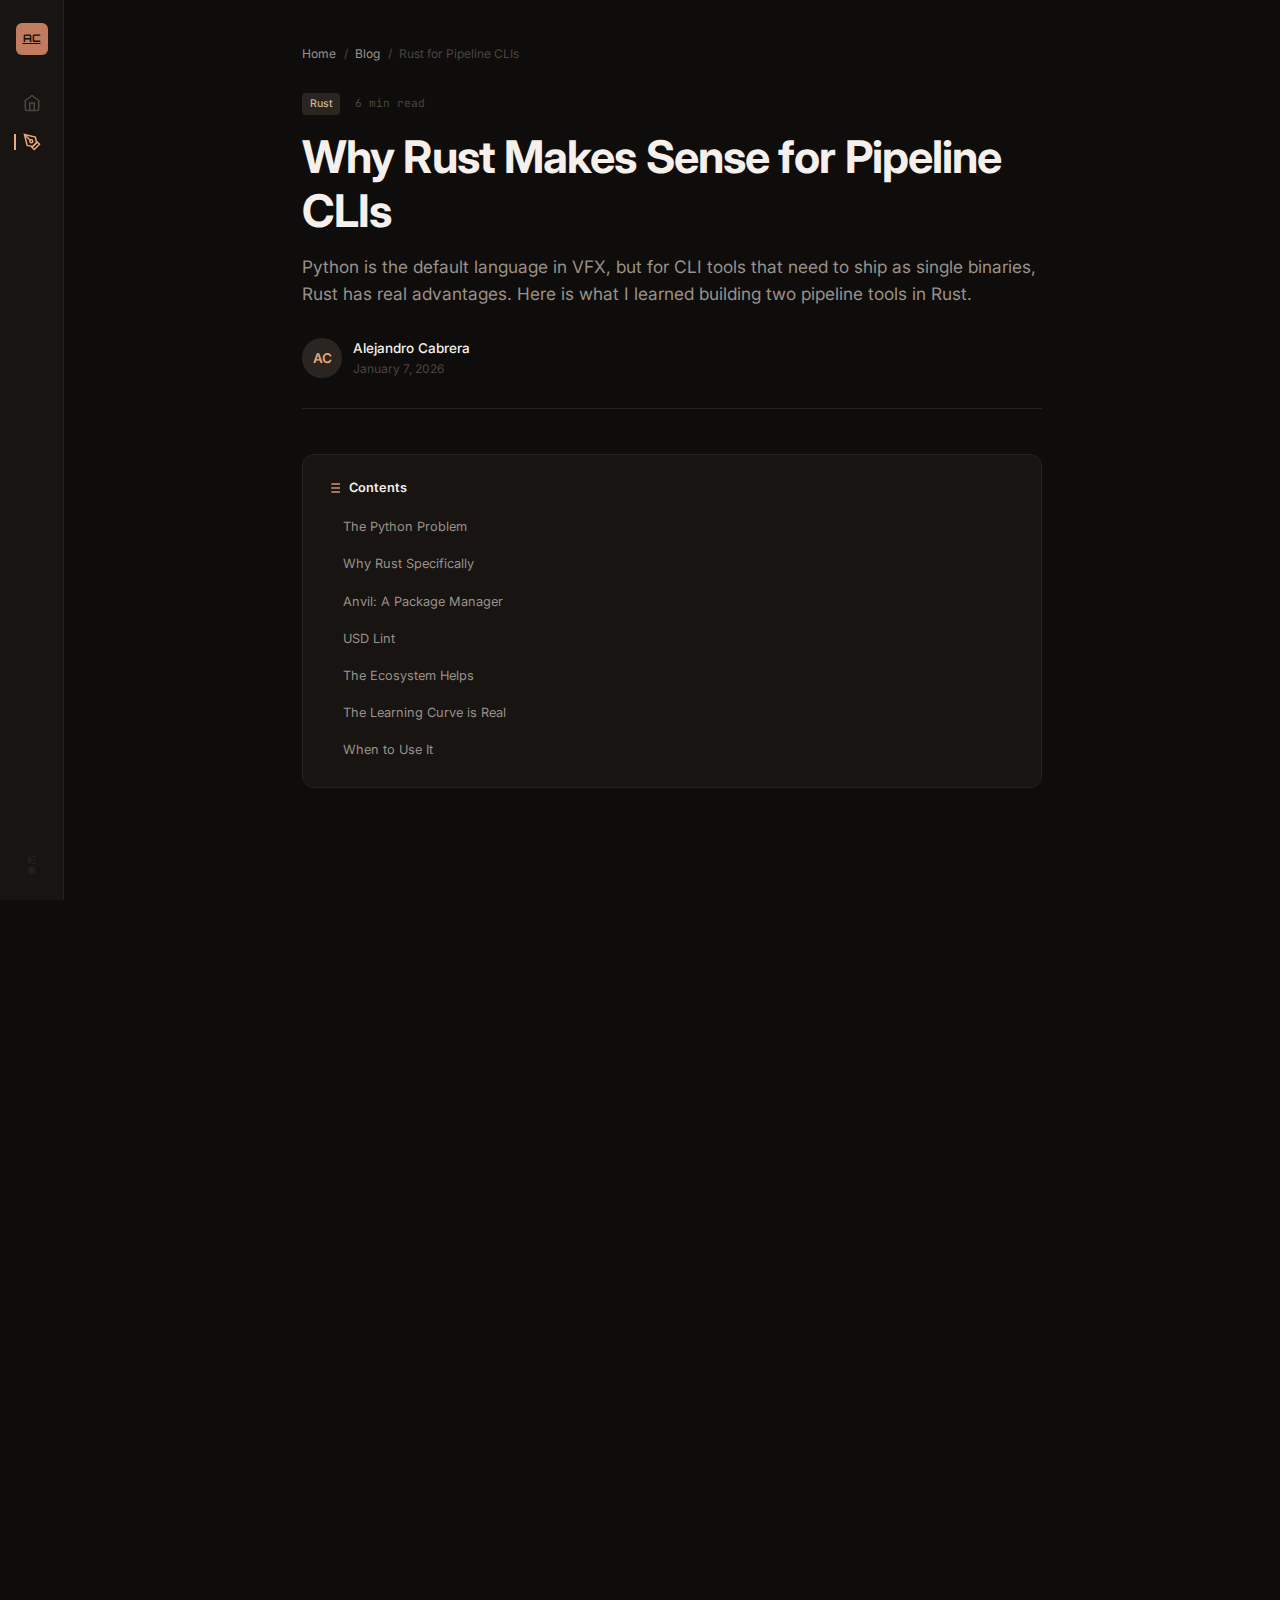
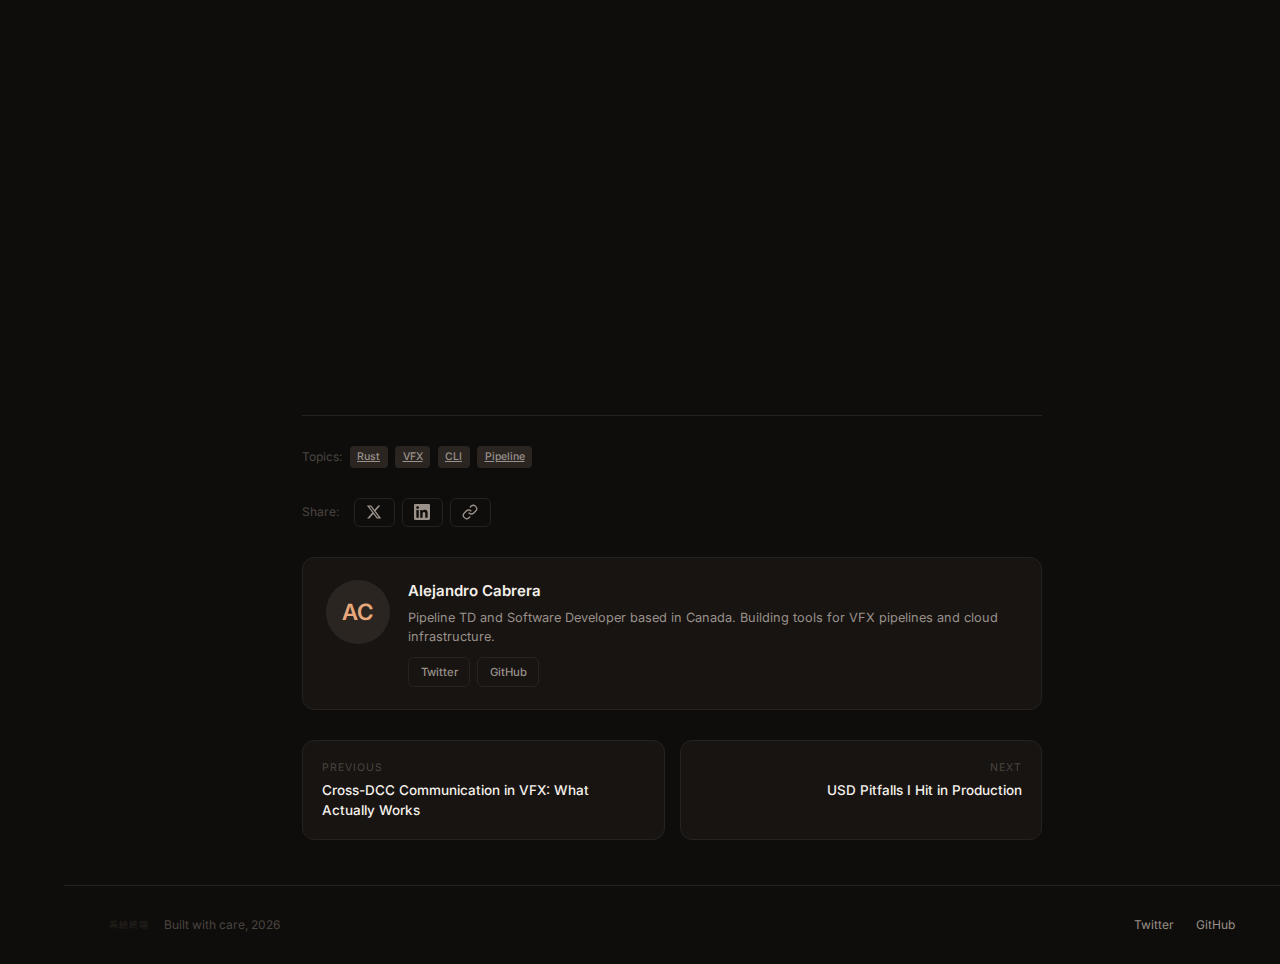
<file: blog/rust-for-pipeline-clis.html>
<!DOCTYPE html>
<html lang="en">
<head>
    <meta charset="UTF-8">
    <meta name="viewport" content="width=device-width, initial-scale=1.0">
    <title>Why Rust Makes Sense for Pipeline CLIs | Alejandro Cabrera</title>

    <meta name="description" content="Python is the default language in VFX, but for CLI tools that need to ship as single binaries, Rust has real advantages. Here is what I learned building two pipeline tools in Rust.">
    <meta name="author" content="Alejandro Cabrera">
    <meta name="keywords" content="Rust, VFX, pipeline, CLI, package manager, USD">

    <meta property="og:type" content="article">
    <meta property="og:title" content="Why Rust Makes Sense for Pipeline CLIs">
    <meta property="og:description" content="Python is the default language in VFX, but for CLI tools, Rust has real advantages.">
    <meta property="article:published_time" content="2026-01-07">
    <meta property="article:author" content="Alejandro Cabrera">

    <meta name="twitter:card" content="summary_large_image">
    <meta name="twitter:title" content="Why Rust Makes Sense for Pipeline CLIs">

    <link rel="stylesheet" href="../styles.css">
    <link rel="stylesheet" href="../components.css">
    <link rel="stylesheet" href="../portfolio.css">
    <link rel="stylesheet" href="../blog.css">
</head>
<body>

<div class="reading-progress" id="reading-progress"></div>

<div class="layout">
    <aside class="rail">
        <a href="../index.html" class="rail-logo">AC</a>
        <nav class="rail-nav">
            <a href="../index.html" class="rail-link" title="Home">
                <svg viewBox="0 0 24 24" fill="none" stroke="currentColor" stroke-width="2">
                    <path d="M3 9l9-7 9 7v11a2 2 0 0 1-2 2H5a2 2 0 0 1-2-2z"/>
                    <polyline points="9 22 9 12 15 12 15 22"/>
                </svg>
            </a>
            <a href="../index.html#blog" class="rail-link active" title="Blog">
                <svg viewBox="0 0 24 24" fill="none" stroke="currentColor" stroke-width="2">
                    <path d="M12 19l7-7 3 3-7 7-3-3z"/>
                    <path d="M18 13l-1.5-7.5L2 2l3.5 14.5L13 18l5-5z"/>
                    <path d="M2 2l7.586 7.586"/>
                    <circle cx="11" cy="11" r="2"/>
                </svg>
            </a>
        </nav>
        <div class="rail-cryptic">記事</div>
    </aside>

    <main class="main">
        <article class="blog-article">
            <header class="article-header">
                <nav class="article-breadcrumb">
                    <a href="../index.html">Home</a>
                    <span>/</span>
                    <a href="../index.html#blog">Blog</a>
                    <span>/</span>
                    <span>Rust for Pipeline CLIs</span>
                </nav>

                <div class="article-meta-top">
                    <span class="badge badge-sand">Rust</span>
                    <span class="article-reading-time" id="reading-time">6 min read</span>
                </div>

                <h1 class="article-title">Why Rust Makes Sense for Pipeline CLIs</h1>

                <p class="article-subtitle">
                    Python is the default language in VFX, but for CLI tools that need to ship as single binaries, Rust has real advantages. Here is what I learned building two pipeline tools in Rust.
                </p>

                <div class="article-author">
                    <div class="avatar avatar-sm">
                        <span class="avatar-fallback">AC</span>
                    </div>
                    <div class="article-author-info">
                        <span class="article-author-name">Alejandro Cabrera</span>
                        <time class="article-date" datetime="2026-01-07">January 7, 2026</time>
                    </div>
                </div>
            </header>

            <nav class="article-toc" id="toc">
                <h4 class="toc-title">
                    <svg viewBox="0 0 24 24" fill="none" stroke="currentColor" stroke-width="2" width="16" height="16">
                        <line x1="8" y1="6" x2="21" y2="6"/>
                        <line x1="8" y1="12" x2="21" y2="12"/>
                        <line x1="8" y1="18" x2="21" y2="18"/>
                        <line x1="3" y1="6" x2="3.01" y2="6"/>
                        <line x1="3" y1="12" x2="3.01" y2="12"/>
                        <line x1="3" y1="18" x2="3.01" y2="18"/>
                    </svg>
                    Contents
                </h4>
                <ul class="toc-list">
                    <li><a href="#the-python-problem" class="toc-link">The Python Problem</a></li>
                    <li><a href="#why-rust" class="toc-link">Why Rust Specifically</a></li>
                    <li><a href="#anvil" class="toc-link">Anvil: A Package Manager</a></li>
                    <li><a href="#usd-lint" class="toc-link">USD Lint</a></li>
                    <li><a href="#the-ecosystem" class="toc-link">The Ecosystem Helps</a></li>
                    <li><a href="#learning-curve" class="toc-link">The Learning Curve is Real</a></li>
                    <li><a href="#when-to-use-it" class="toc-link">When to Use It</a></li>
                </ul>
            </nav>

            <div class="article-content" id="article-content">
                <section id="the-python-problem">
                    <p class="lead">
                        I love Python. I have been writing it professionally for six years in VFX. It is the glue language of every pipeline I have worked on. But when it comes to shipping standalone CLI tools, Python has a distribution problem that gets worse the more you think about it.
                    </p>

                    <p>
                        Picture this: you write a neat CLI tool that resolves package dependencies for your studio's pipeline. It works perfectly on your machine. Now you need to get it running on 50 artist workstations, the render farm, and a couple of CI machines. Some run CentOS 7, some run Rocky 9, a few are on macOS. Each machine might have a different Python version, different system packages, and different virtualenv setups.
                    </p>

                    <p>
                        You can freeze it with PyInstaller, but those bundles are 50MB+ and take a noticeable second or two to unpack and start. You can use conda environments, but now every machine needs conda. You can use Rez to manage the Python environment, but that is circular when the tool you are building is a package manager itself.
                    </p>

                    <p>
                        This is where Rust came in for me.
                    </p>
                </section>

                <section id="why-rust">
                    <h2>Why Rust Specifically</h2>

                    <p>
                        The pitch for Rust in this context is simple: you compile your tool once per platform and get a single static binary with zero runtime dependencies. Drop it in <code>/usr/local/bin</code> or a network share. It just runs. No interpreter, no virtual environment, no dependency conflicts.
                    </p>

                    <p>
                        Startup time is essentially instant. Where a Python CLI might take 300-500ms just to import its modules, a Rust binary is ready in under 10ms. That matters when your tool is invoked hundreds of times during a render farm job or as part of a build system.
                    </p>

                    <p>
                        I am not one of those people who thinks you should rewrite everything in Rust. Most pipeline tools should absolutely stay in Python because that is what the team knows and that is what integrates with DCCs. But for standalone CLIs that live outside the DCC, Rust is a strong choice.
                    </p>
                </section>

                <section id="anvil">
                    <h2>Anvil: A Package Manager</h2>

                    <p>
                        Anvil is a package manager I built as an alternative to Rez. The core problem it solves is dependency resolution: given a request for packages A, B, and C, figure out which versions are compatible and set up the environment. Rez does this in Python, and for a large studio with thousands of packages, resolution can take several seconds. Artists notice.
                    </p>

                    <p>
                        In Rust, the same resolution algorithm finishes in low milliseconds. The difference is not just the language speed. Rust's type system forced me to think about the data structures more carefully, and I ended up with a cleaner resolver that caches intermediate results more effectively.
                    </p>

                    <div class="code-block">
                        <div class="code-header">
                            <span class="code-lang">Rust</span>
                            <button class="code-copy" data-copy="code-1" title="Copy code">
                                <svg viewBox="0 0 24 24" fill="none" stroke="currentColor" stroke-width="2" width="16" height="16">
                                    <rect x="9" y="9" width="13" height="13" rx="2" ry="2"/>
                                    <path d="M5 15H4a2 2 0 0 1-2-2V4a2 2 0 0 1 2-2h9a2 2 0 0 1 2 2v1"/>
                                </svg>
                                <span>Copy</span>
                            </button>
                        </div>
                        <pre><code id="code-1">use clap::Parser;

#[derive(Parser)]
#[command(name = "anvil", about = "Fast package resolver")]
struct Cli {
    #[command(subcommand)]
    command: Commands,
}

#[derive(clap::Subcommand)]
enum Commands {
    /// Resolve package dependencies
    Resolve {
        /// Packages to resolve
        #[arg(required = true)]
        packages: Vec&lt;String&gt;,

        /// Search paths for package definitions
        #[arg(short, long)]
        search_path: Vec&lt;String&gt;,
    },
    /// List available packages
    List {
        #[arg(short, long)]
        search_path: Vec&lt;String&gt;,
    },
}</code></pre>
                    </div>

                    <p>
                        Clap gives you argument parsing with auto-generated help text, shell completions, and validation. The derive macro approach means your CLI definition is basically a struct, which is much cleaner than manually wiring up argparse subparsers in Python.
                    </p>
                </section>

                <section id="usd-lint">
                    <h2>USD Lint</h2>

                    <p>
                        The second tool I built in Rust is usd-lint, a linter for USD files. It parses <code>.usda</code> files and checks for common problems: missing defaultPrim, incorrect composition arc ordering, namespace issues, and other things that will silently break your pipeline.
                    </p>

                    <p>
                        For parsing, I used the <code>pest</code> crate, which lets you define a PEG grammar and generates a parser from it. Writing a USDA parser is not trivial, but pest makes it manageable. The grammar file reads almost like a formal specification of the format.
                    </p>

                    <div class="code-block">
                        <div class="code-header">
                            <span class="code-lang">Rust (pest grammar)</span>
                            <button class="code-copy" data-copy="code-2" title="Copy code">
                                <svg viewBox="0 0 24 24" fill="none" stroke="currentColor" stroke-width="2" width="16" height="16">
                                    <rect x="9" y="9" width="13" height="13" rx="2" ry="2"/>
                                    <path d="M5 15H4a2 2 0 0 1-2-2V4a2 2 0 0 1 2-2h9a2 2 0 0 1 2 2v1"/>
                                </svg>
                                <span>Copy</span>
                            </button>
                        </div>
                        <pre><code id="code-2">// Simplified excerpt from the pest grammar
prim_spec = {
    "def" ~ prim_type? ~ string_value ~ "{" ~ prim_body ~ "}"
}
attribute = {
    attr_variability? ~ attr_type ~ attr_name ~ "=" ~ attr_value
}
reference_arc = {
    "prepend"? ~ "references" ~ "=" ~ reference_list
}</code></pre>
                    </div>

                    <p>
                        One feature I am happy with is the <code>--format github</code> flag. It outputs lint warnings in the format that GitHub Actions understands, so warnings show up as inline annotations on pull requests. More on that in a future post about CI patterns.
                    </p>
                </section>

                <section id="the-ecosystem">
                    <h2>The Ecosystem Helps</h2>

                    <p>
                        Rust's crate ecosystem is genuinely good for CLI tooling. Besides clap and pest, I regularly use:
                    </p>

                    <ul>
                        <li><strong>serde</strong> for JSON/TOML serialization. Package manifests in Anvil are TOML files, and serde makes parsing them trivial.</li>
                        <li><strong>rayon</strong> for parallel iteration. Linting hundreds of USD files? Just swap <code>.iter()</code> for <code>.par_iter()</code> and it fans out across cores.</li>
                        <li><strong>anyhow</strong> for error handling. Propagating errors up the call chain is clean with the <code>?</code> operator.</li>
                        <li><strong>indicatif</strong> for progress bars. Because artists will think your tool is frozen if there is no feedback.</li>
                    </ul>

                    <p>
                        The compile times are the downside. A full build of Anvil takes about 45 seconds on my M2. Incremental builds are much faster, but if you are coming from Python where there is no compile step, it is noticeable.
                    </p>
                </section>

                <section id="learning-curve">
                    <h2>The Learning Curve is Real</h2>

                    <p>
                        I will be honest: the borrow checker was frustrating for the first few weeks. I kept trying to write Python-style code where you pass references around freely, and the compiler kept telling me no. It took a while to internalize that Rust's ownership model is not a limitation but a different way of thinking about data flow.
                    </p>

                    <p>
                        The moment it clicked for me was when I stopped fighting lifetimes and started designing my data structures around ownership from the start. Instead of passing mutable references to some shared state, I would structure things so each function owned its data and returned new values. It made the code clearer, not just for the compiler but for me reading it later.
                    </p>

                    <p>
                        If you are a Python developer considering Rust, my advice is to start with a small, self-contained project. A CLI tool is perfect because it has clear inputs and outputs. Do not start with anything that needs async networking or complex lifetimes. Build something you understand well in Python, then port it. You will learn faster when the problem domain is familiar.
                    </p>
                </section>

                <section id="when-to-use-it">
                    <h2>When to Use It</h2>

                    <p>
                        To be clear about where I think Rust makes sense in VFX:
                    </p>

                    <ul>
                        <li>Standalone CLIs that need to run everywhere without setup</li>
                        <li>Tools that are called many times in tight loops (build systems, farm jobs)</li>
                        <li>Parsers and linters that process large files or many files at once</li>
                        <li>Anything where you want a single binary you can version and deploy trivially</li>
                    </ul>

                    <p>
                        Where Python is still better: anything inside a DCC, quick scripts, prototyping, tools that need to integrate with ShotGrid or other Python-only APIs, and anything where the team needs to maintain it and everyone knows Python.
                    </p>

                    <p>
                        The two languages complement each other well. I use PyO3 in my USD asset resolver to expose Rust functions to Python, so you do not even need to pick one or the other. You can write the performance-critical core in Rust and wrap it for Python consumption. But that is a topic for another post.
                    </p>
                </section>
            </div>

            <footer class="article-footer">
                <div class="article-tags">
                    <span class="article-tags-label">Topics:</span>
                    <a href="#" class="badge badge-secondary">Rust</a>
                    <a href="#" class="badge badge-secondary">VFX</a>
                    <a href="#" class="badge badge-secondary">CLI</a>
                    <a href="#" class="badge badge-secondary">Pipeline</a>
                </div>

                <div class="article-share">
                    <span class="article-share-label">Share:</span>
                    <button class="btn btn-ghost btn-sm share-btn" data-share="twitter" title="Share on Twitter">
                        <svg viewBox="0 0 24 24" fill="currentColor" width="16" height="16"><path d="M18.244 2.25h3.308l-7.227 8.26 8.502 11.24H16.17l-5.214-6.817L4.99 21.75H1.68l7.73-8.835L1.254 2.25H8.08l4.713 6.231zm-1.161 17.52h1.833L7.084 4.126H5.117z"/></svg>
                    </button>
                    <button class="btn btn-ghost btn-sm share-btn" data-share="linkedin" title="Share on LinkedIn">
                        <svg viewBox="0 0 24 24" fill="currentColor" width="16" height="16"><path d="M20.447 20.452h-3.554v-5.569c0-1.328-.027-3.037-1.852-3.037-1.853 0-2.136 1.445-2.136 2.939v5.667H9.351V9h3.414v1.561h.046c.477-.9 1.637-1.85 3.37-1.85 3.601 0 4.267 2.37 4.267 5.455v6.286zM5.337 7.433c-1.144 0-2.063-.926-2.063-2.065 0-1.138.92-2.063 2.063-2.063 1.14 0 2.064.925 2.064 2.063 0 1.139-.925 2.065-2.064 2.065zm1.782 13.019H3.555V9h3.564v11.452zM22.225 0H1.771C.792 0 0 .774 0 1.729v20.542C0 23.227.792 24 1.771 24h20.451C23.2 24 24 23.227 24 22.271V1.729C24 .774 23.2 0 22.222 0h.003z"/></svg>
                    </button>
                    <button class="btn btn-ghost btn-sm share-btn" data-share="copy" title="Copy link">
                        <svg viewBox="0 0 24 24" fill="none" stroke="currentColor" stroke-width="2" width="16" height="16">
                            <path d="M10 13a5 5 0 0 0 7.54.54l3-3a5 5 0 0 0-7.07-7.07l-1.72 1.71"/>
                            <path d="M14 11a5 5 0 0 0-7.54-.54l-3 3a5 5 0 0 0 7.07 7.07l1.71-1.71"/>
                        </svg>
                    </button>
                </div>

                <div class="author-card">
                    <div class="avatar avatar-lg">
                        <span class="avatar-fallback">AC</span>
                    </div>
                    <div class="author-card-content">
                        <h4 class="author-card-name">Alejandro Cabrera</h4>
                        <p class="author-card-bio">
                            Pipeline TD and Software Developer based in Canada. Building tools for VFX pipelines and cloud infrastructure.
                        </p>
                        <div class="author-card-links">
                            <a href="https://twitter.com/tv01d" class="btn btn-sm btn-ghost">Twitter</a>
                            <a href="https://github.com/voidreamer" class="btn btn-sm btn-ghost">GitHub</a>
                        </div>
                    </div>
                </div>

                <nav class="article-nav">
                    <a href="cross-dcc-communication.html" class="article-nav-link article-nav-prev">
                        <span class="article-nav-label">Previous</span>
                        <span class="article-nav-title">Cross-DCC Communication in VFX: What Actually Works</span>
                    </a>
                    <a href="usd-production-pitfalls.html" class="article-nav-link article-nav-next">
                        <span class="article-nav-label">Next</span>
                        <span class="article-nav-title">USD Pitfalls I Hit in Production</span>
                    </a>
                </nav>
            </footer>
        </article>

        <footer class="p-footer">
            <div class="p-footer-left">
                <span class="cryptic-label">系統終端</span>
                <span>Built with care, 2026</span>
            </div>
            <div class="p-footer-right">
                <a href="https://twitter.com/tv01d">Twitter</a>
                <a href="https://github.com/voidreamer">GitHub</a>
            </div>
        </footer>
    </main>
</div>

<div class="toast" id="toast"></div>

<script src="../app.js"></script>
</body>
</html>
</file>
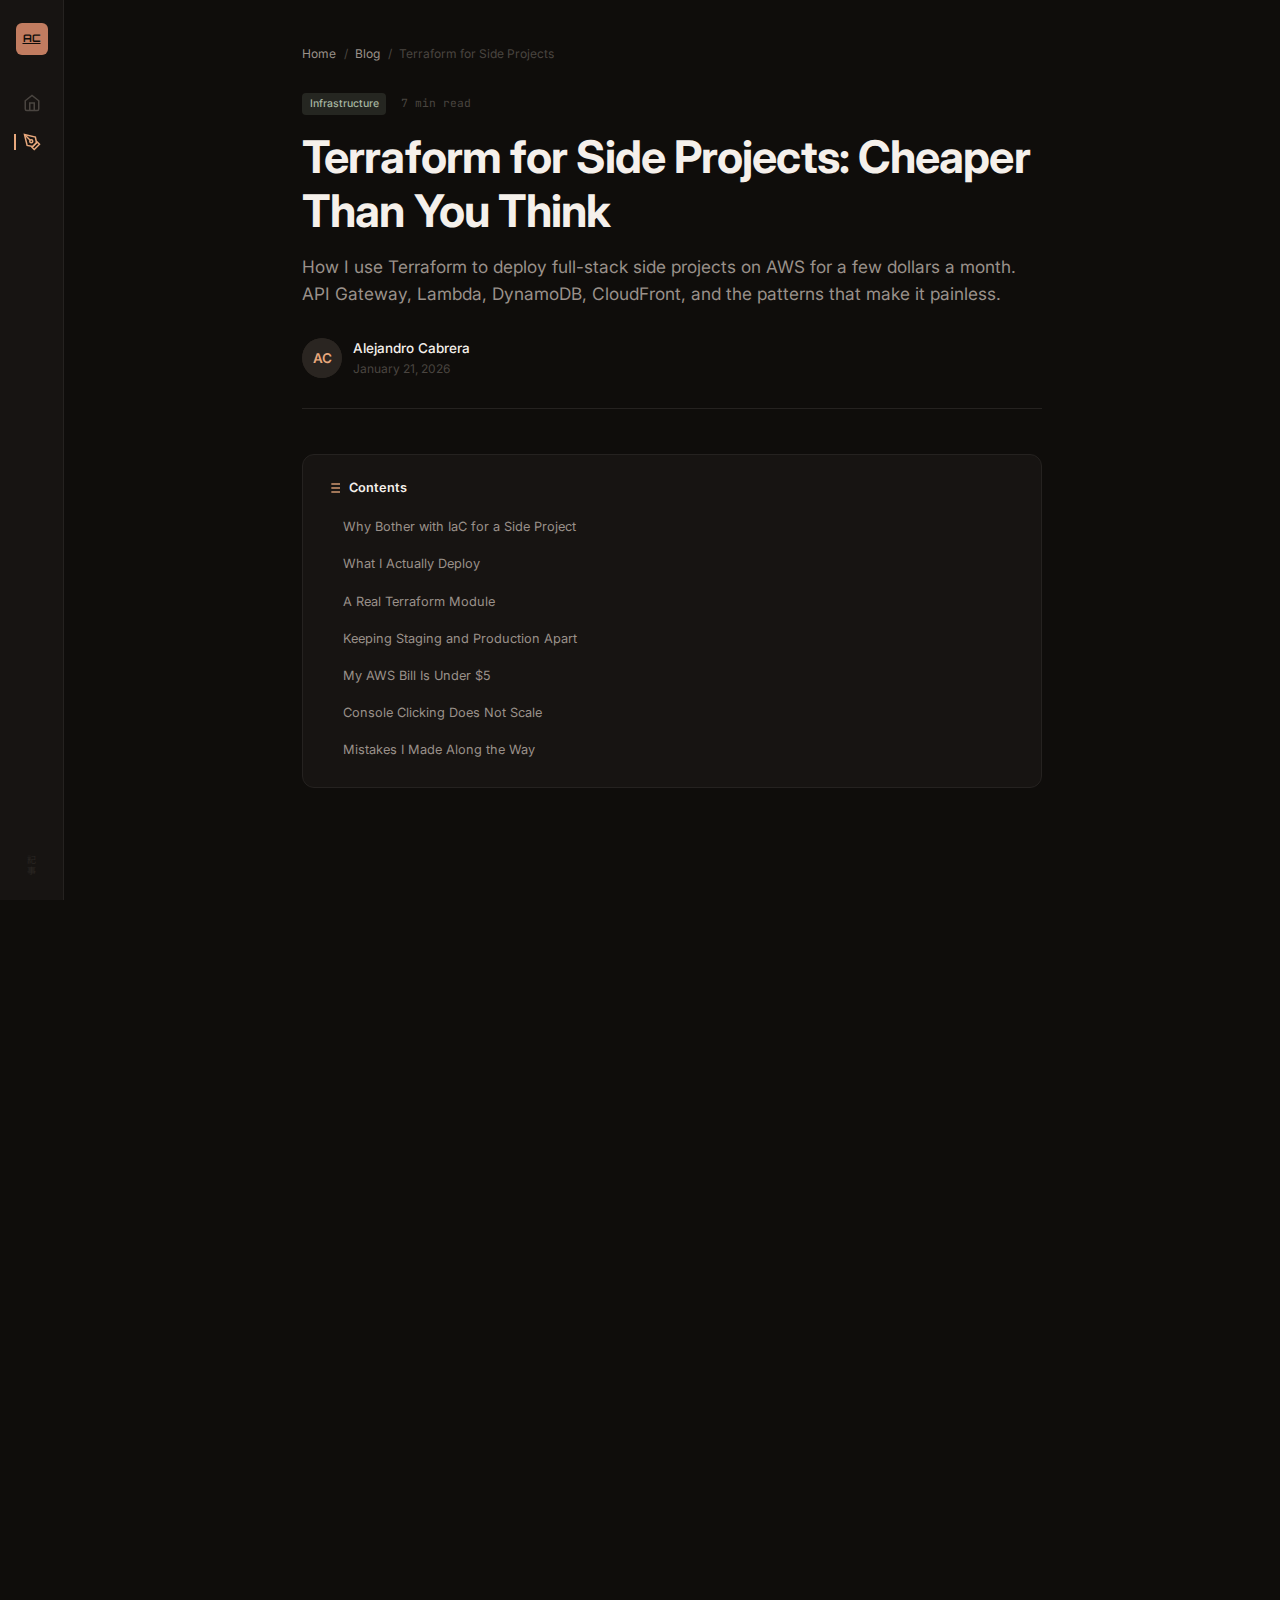
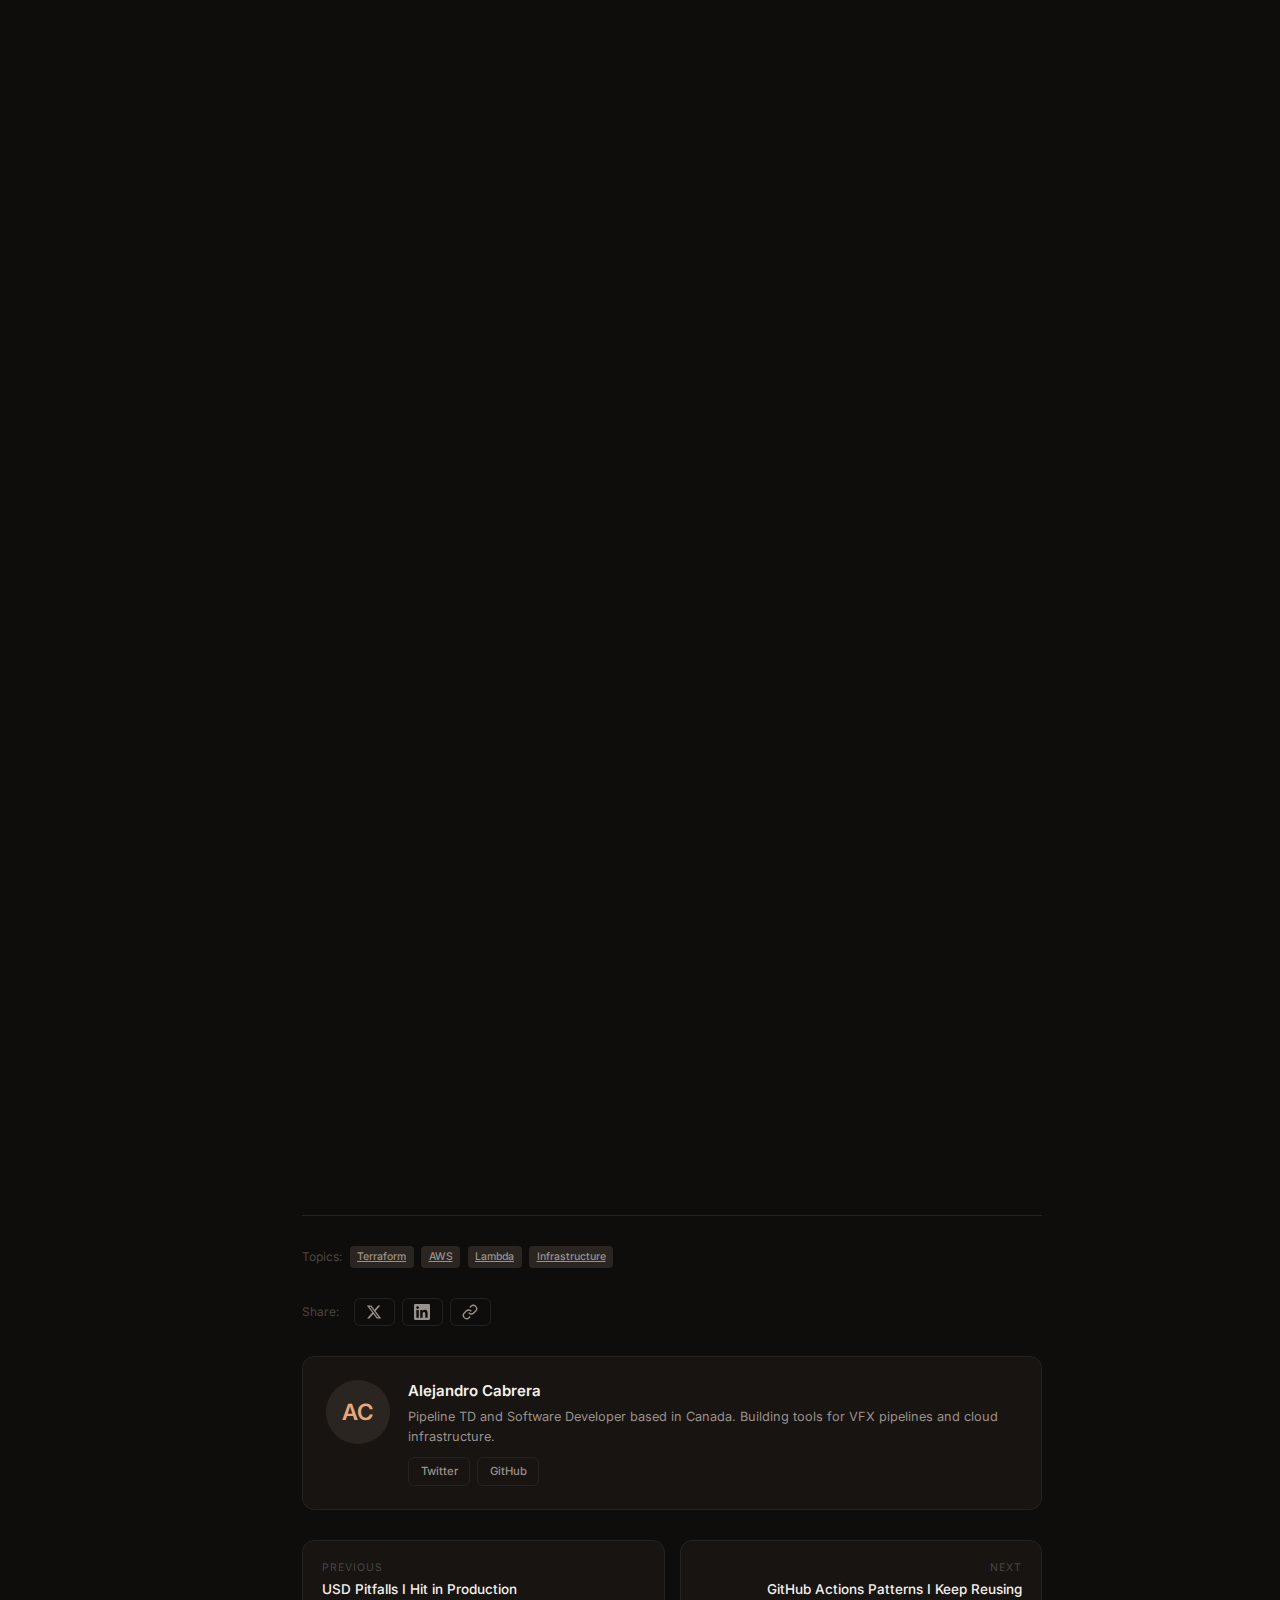
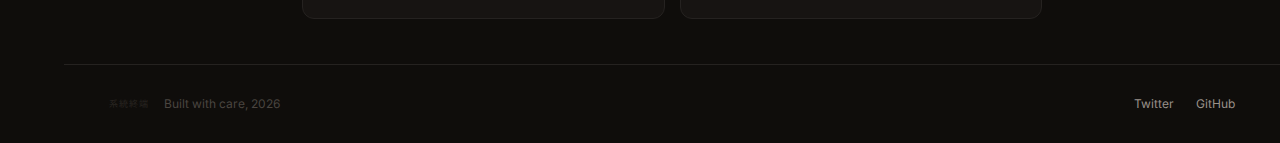
<file: blog/terraform-side-projects.html>
<!DOCTYPE html>
<html lang="en">
<head>
    <meta charset="UTF-8">
    <meta name="viewport" content="width=device-width, initial-scale=1.0">
    <title>Terraform for Side Projects: Cheaper Than You Think | Alejandro Cabrera</title>

    <meta name="description" content="How I use Terraform to deploy full-stack side projects on AWS for a few dollars a month. API Gateway, Lambda, DynamoDB, CloudFront, and the patterns that make it painless.">
    <meta name="author" content="Alejandro Cabrera">
    <meta name="keywords" content="Terraform, AWS, Lambda, infrastructure, side projects, serverless">

    <meta property="og:type" content="article">
    <meta property="og:title" content="Terraform for Side Projects: Cheaper Than You Think">
    <meta property="og:description" content="How I use Terraform to deploy full-stack side projects on AWS for a few dollars a month.">
    <meta property="article:published_time" content="2026-01-21">
    <meta property="article:author" content="Alejandro Cabrera">

    <meta name="twitter:card" content="summary_large_image">
    <meta name="twitter:title" content="Terraform for Side Projects: Cheaper Than You Think">

    <link rel="stylesheet" href="../styles.css">
    <link rel="stylesheet" href="../components.css">
    <link rel="stylesheet" href="../portfolio.css">
    <link rel="stylesheet" href="../blog.css">
</head>
<body>

<div class="reading-progress" id="reading-progress"></div>

<div class="layout">
    <aside class="rail">
        <a href="../index.html" class="rail-logo">AC</a>
        <nav class="rail-nav">
            <a href="../index.html" class="rail-link" title="Home">
                <svg viewBox="0 0 24 24" fill="none" stroke="currentColor" stroke-width="2">
                    <path d="M3 9l9-7 9 7v11a2 2 0 0 1-2 2H5a2 2 0 0 1-2-2z"/>
                    <polyline points="9 22 9 12 15 12 15 22"/>
                </svg>
            </a>
            <a href="../index.html#blog" class="rail-link active" title="Blog">
                <svg viewBox="0 0 24 24" fill="none" stroke="currentColor" stroke-width="2">
                    <path d="M12 19l7-7 3 3-7 7-3-3z"/>
                    <path d="M18 13l-1.5-7.5L2 2l3.5 14.5L13 18l5-5z"/>
                    <path d="M2 2l7.586 7.586"/>
                    <circle cx="11" cy="11" r="2"/>
                </svg>
            </a>
        </nav>
        <div class="rail-cryptic">記事</div>
    </aside>

    <main class="main">
        <article class="blog-article">
            <header class="article-header">
                <nav class="article-breadcrumb">
                    <a href="../index.html">Home</a>
                    <span>/</span>
                    <a href="../index.html#blog">Blog</a>
                    <span>/</span>
                    <span>Terraform for Side Projects</span>
                </nav>

                <div class="article-meta-top">
                    <span class="badge badge-moss">Infrastructure</span>
                    <span class="article-reading-time" id="reading-time">7 min read</span>
                </div>

                <h1 class="article-title">Terraform for Side Projects: Cheaper Than You Think</h1>

                <p class="article-subtitle">
                    How I use Terraform to deploy full-stack side projects on AWS for a few dollars a month. API Gateway, Lambda, DynamoDB, CloudFront, and the patterns that make it painless.
                </p>

                <div class="article-author">
                    <div class="avatar avatar-sm">
                        <span class="avatar-fallback">AC</span>
                    </div>
                    <div class="article-author-info">
                        <span class="article-author-name">Alejandro Cabrera</span>
                        <time class="article-date" datetime="2026-01-21">January 21, 2026</time>
                    </div>
                </div>
            </header>

            <nav class="article-toc" id="toc">
                <h4 class="toc-title">
                    <svg viewBox="0 0 24 24" fill="none" stroke="currentColor" stroke-width="2" width="16" height="16">
                        <line x1="8" y1="6" x2="21" y2="6"/>
                        <line x1="8" y1="12" x2="21" y2="12"/>
                        <line x1="8" y1="18" x2="21" y2="18"/>
                        <line x1="3" y1="6" x2="3.01" y2="6"/>
                        <line x1="3" y1="12" x2="3.01" y2="12"/>
                        <line x1="3" y1="18" x2="3.01" y2="18"/>
                    </svg>
                    Contents
                </h4>
                <ul class="toc-list">
                    <li><a href="#why-bother" class="toc-link">Why Bother with IaC for a Side Project</a></li>
                    <li><a href="#the-stack" class="toc-link">What I Actually Deploy</a></li>
                    <li><a href="#the-terraform" class="toc-link">A Real Terraform Module</a></li>
                    <li><a href="#staging-production" class="toc-link">Keeping Staging and Production Apart</a></li>
                    <li><a href="#the-cost" class="toc-link">My AWS Bill Is Under $5</a></li>
                    <li><a href="#vs-console" class="toc-link">Console Clicking Does Not Scale</a></li>
                    <li><a href="#lessons" class="toc-link">Mistakes I Made Along the Way</a></li>
                </ul>
            </nav>

            <div class="article-content" id="article-content">
                <section id="why-bother">
                    <p class="lead">
                        A few years ago, I started using Terraform for my personal projects. At first, it felt like overkill. Why would I write infrastructure-as-code for a notes app that maybe five people will use? But after rebuilding the same AWS setup by hand for the third time, and making different mistakes each time, I decided to just codify the thing once and reuse it.
                    </p>

                    <p>
                        I now have three projects running on essentially the same Terraform template: SimpleNotes (a note-taking app), BabyLog (a baby tracking app), and HeyVoice (a voice cloning service). They all follow the same architecture, and deploying a new one from scratch takes me about 15 minutes. Most of that time is waiting for CloudFront to propagate.
                    </p>
                </section>

                <section id="the-stack">
                    <h2>What I Actually Deploy</h2>

                    <p>
                        Every project follows the same pattern:
                    </p>

                    <ul>
                        <li><strong>Frontend:</strong> React app built and deployed to an S3 bucket, served through CloudFront with an ACM certificate for HTTPS.</li>
                        <li><strong>API:</strong> FastAPI running on Lambda behind API Gateway. The Lambda handles all the API routes.</li>
                        <li><strong>Database:</strong> DynamoDB for SimpleNotes and HeyVoice, SQLAlchemy with a managed Postgres for BabyLog (though BabyLog started with DynamoDB too).</li>
                        <li><strong>Storage:</strong> S3 for file uploads. HeyVoice stores generated audio files there.</li>
                        <li><strong>DNS:</strong> Route53 for domain management, ACM for certificates.</li>
                    </ul>

                    <p>
                        This is a pretty standard serverless stack. The key insight is that for small apps, everything except the database is basically free under AWS's free tier, and even after the free tier expires, the costs are tiny because Lambda charges per invocation and a side project gets maybe a few hundred requests a day.
                    </p>
                </section>

                <section id="the-terraform">
                    <h2>A Real Terraform Module</h2>

                    <p>
                        Here is a simplified version of the core Lambda + API Gateway setup. The real version has more error handling and IAM policies, but this captures the pattern:
                    </p>

                    <div class="code-block">
                        <div class="code-header">
                            <span class="code-lang">HCL (Terraform)</span>
                            <button class="code-copy" data-copy="code-1" title="Copy code">
                                <svg viewBox="0 0 24 24" fill="none" stroke="currentColor" stroke-width="2" width="16" height="16">
                                    <rect x="9" y="9" width="13" height="13" rx="2" ry="2"/>
                                    <path d="M5 15H4a2 2 0 0 1-2-2V4a2 2 0 0 1 2-2h9a2 2 0 0 1 2 2v1"/>
                                </svg>
                                <span>Copy</span>
                            </button>
                        </div>
                        <pre><code id="code-1">variable "environment" {
  description = "Deployment environment"
  type        = string
  default     = "prod"
}

variable "app_name" {
  type    = string
  default = "simplenotes"
}

# Lambda function
resource "aws_lambda_function" "api" {
  function_name = "${var.app_name}-api-${var.environment}"
  handler       = "mangum_handler.handler"
  runtime       = "python3.12"
  timeout       = 30
  memory_size   = 256

  filename         = "../backend/deploy.zip"
  source_code_hash = filebase64sha256("../backend/deploy.zip")

  role = aws_iam_role.lambda_role.arn

  environment {
    variables = {
      ENVIRONMENT    = var.environment
      DYNAMODB_TABLE = aws_dynamodb_table.main.name
    }
  }
}

# API Gateway
resource "aws_apigatewayv2_api" "api" {
  name          = "${var.app_name}-${var.environment}"
  protocol_type = "HTTP"

  cors_configuration {
    allow_origins = ["https://${var.domain_name}"]
    allow_methods = ["GET", "POST", "PUT", "DELETE"]
    allow_headers = ["Content-Type", "Authorization"]
  }
}

resource "aws_apigatewayv2_integration" "lambda" {
  api_id             = aws_apigatewayv2_api.api.id
  integration_type   = "AWS_PROXY"
  integration_uri    = aws_lambda_function.api.invoke_arn
  payload_format_version = "2.0"
}

resource "aws_apigatewayv2_route" "default" {
  api_id    = aws_apigatewayv2_api.api.id
  route_key = "$default"
  target    = "integrations/${aws_apigatewayv2_integration.lambda.id}"
}</code></pre>
                    </div>

                    <p>
                        The <code>mangum_handler</code> bit is Mangum, a library that wraps FastAPI (or any ASGI app) so it can run inside Lambda. It translates API Gateway events into ASGI requests. This means I write a normal FastAPI app locally and it works on Lambda without any changes to the application code.
                    </p>

                    <p>
                        The S3 + CloudFront setup for the frontend is another 40 or so lines. The DynamoDB table is maybe 15 lines. Route53 and ACM add another 20. Total, the whole infrastructure for a project is about 200 lines of Terraform. Not bad for a production-grade setup with HTTPS, CDN, and automatic scaling.
                    </p>
                </section>

                <section id="staging-production">
                    <h2>Staging vs Production</h2>

                    <p>
                        One thing I do that has saved me multiple times is maintaining separate staging and production environments. With Terraform, this is just a different <code>.tfvars</code> file:
                    </p>

                    <div class="code-block">
                        <div class="code-header">
                            <span class="code-lang">HCL</span>
                            <button class="code-copy" data-copy="code-2" title="Copy code">
                                <svg viewBox="0 0 24 24" fill="none" stroke="currentColor" stroke-width="2" width="16" height="16">
                                    <rect x="9" y="9" width="13" height="13" rx="2" ry="2"/>
                                    <path d="M5 15H4a2 2 0 0 1-2-2V4a2 2 0 0 1 2-2h9a2 2 0 0 1 2 2v1"/>
                                </svg>
                                <span>Copy</span>
                            </button>
                        </div>
                        <pre><code id="code-2"># staging.tfvars
environment = "staging"
domain_name = "staging.simplenotes.app"

# production.tfvars
environment = "prod"
domain_name = "simplenotes.app"</code></pre>
                    </div>

                    <p>
                        I deploy to staging first by running <code>terraform apply -var-file=staging.tfvars</code>. If everything looks good, I apply the same code with <code>production.tfvars</code>. The infrastructure is identical except for the names and domain. Both environments cost basically nothing at side-project traffic levels.
                    </p>

                    <p>
                        For HeyVoice, which handles payments through Stripe, having a staging environment is essential. I test the full payment flow with Stripe's test mode before touching production. Without separate environments, I would be testing in production, which is how you accidentally charge real money for test transactions.
                    </p>
                </section>

                <section id="the-cost">
                    <h2>My AWS Bill Is Under $5</h2>

                    <p>
                        Here is what I actually pay per month across all three projects:
                    </p>

                    <ul>
                        <li><strong>Lambda:</strong> Essentially $0. The free tier gives you a million requests per month. My side projects combined do not hit 10,000.</li>
                        <li><strong>API Gateway:</strong> About $0.10 for HTTP APIs at low traffic.</li>
                        <li><strong>DynamoDB:</strong> On-demand pricing, which means you pay per read/write. For a notes app, that is a few cents.</li>
                        <li><strong>S3:</strong> Under $1 for static hosting and file storage.</li>
                        <li><strong>CloudFront:</strong> Free tier covers the first TB of transfer. I am nowhere near that.</li>
                        <li><strong>Route53:</strong> $0.50 per hosted zone per month. This is actually the biggest fixed cost.</li>
                    </ul>

                    <p>
                        Total: somewhere between $2 and $5 per month per project. HeyVoice is a bit more because it stores audio files in S3 and uses more Lambda compute for the voice generation processing, but it is still under $10. Compare that to a $7/month Heroku dyno or a $5/month DigitalOcean droplet, and you get a more scalable setup for less money.
                    </p>
                </section>

                <section id="vs-console">
                    <h2>Why Not Just Click Around in the Console</h2>

                    <p>
                        I used to set everything up through the AWS console. It works, but there are two problems.
                    </p>

                    <p>
                        First, you forget what you did. Three months later you need to update the Lambda timeout and you cannot remember which IAM role it uses, or where you put the environment variables, or how you configured the API Gateway stages. With Terraform, the configuration is in a file you can read.
                    </p>

                    <p>
                        Second, reproducibility. When I started BabyLog, I could copy the Terraform from SimpleNotes, change a few variable names, and have the entire infrastructure up in minutes. Trying to do that by hand through the console takes an hour and you will inevitably miss something.
                    </p>

                    <p>
                        The state file is the one thing you need to be careful with. Terraform keeps track of what it has created in a state file, and if you lose that file, Terraform does not know about your existing resources. I keep mine in an S3 bucket with versioning enabled. Some people use Terraform Cloud. Either way, do not keep the state file only on your laptop.
                    </p>
                </section>

                <section id="lessons">
                    <h2>Mistakes I Made Along the Way</h2>

                    <p>
                        A few things I have learned doing this across three projects:
                    </p>

                    <p>
                        <strong>Start with a module.</strong> After the second project, I extracted the common infrastructure into a reusable Terraform module. Lambda + API Gateway + DynamoDB + S3 + CloudFront. Now starting a new project means writing a short root module that calls my shared module with project-specific variables.
                    </p>

                    <p>
                        <strong>Use Mangum for FastAPI.</strong> It is the easiest way to get a FastAPI app running on Lambda. You write your app normally, add two lines for the Mangum handler, and it just works. Local development uses uvicorn as usual. The Lambda deployment is a zip file with your dependencies.
                    </p>

                    <p>
                        <strong>CloudFront invalidation matters.</strong> When you deploy a new frontend build to S3, CloudFront will keep serving the old version from its cache. You need to create an invalidation after every deploy. I automate this with GitHub Actions, which I will cover in another post.
                    </p>

                    <p>
                        <strong>Lock your Terraform version.</strong> I have had deploys break because a Terraform version upgrade changed behavior. Pin the version in your configuration and upgrade intentionally.
                    </p>

                    <p>
                        The overhead of setting up Terraform for a side project is maybe an extra hour upfront compared to clicking through the console. But that hour pays for itself the first time you need to rebuild the environment, debug a configuration issue, or spin up a second project. For me, it is now the default for anything I plan to keep running for more than a weekend.
                    </p>
                </section>
            </div>

            <footer class="article-footer">
                <div class="article-tags">
                    <span class="article-tags-label">Topics:</span>
                    <a href="#" class="badge badge-secondary">Terraform</a>
                    <a href="#" class="badge badge-secondary">AWS</a>
                    <a href="#" class="badge badge-secondary">Lambda</a>
                    <a href="#" class="badge badge-secondary">Infrastructure</a>
                </div>

                <div class="article-share">
                    <span class="article-share-label">Share:</span>
                    <button class="btn btn-ghost btn-sm share-btn" data-share="twitter" title="Share on Twitter">
                        <svg viewBox="0 0 24 24" fill="currentColor" width="16" height="16"><path d="M18.244 2.25h3.308l-7.227 8.26 8.502 11.24H16.17l-5.214-6.817L4.99 21.75H1.68l7.73-8.835L1.254 2.25H8.08l4.713 6.231zm-1.161 17.52h1.833L7.084 4.126H5.117z"/></svg>
                    </button>
                    <button class="btn btn-ghost btn-sm share-btn" data-share="linkedin" title="Share on LinkedIn">
                        <svg viewBox="0 0 24 24" fill="currentColor" width="16" height="16"><path d="M20.447 20.452h-3.554v-5.569c0-1.328-.027-3.037-1.852-3.037-1.853 0-2.136 1.445-2.136 2.939v5.667H9.351V9h3.414v1.561h.046c.477-.9 1.637-1.85 3.37-1.85 3.601 0 4.267 2.37 4.267 5.455v6.286zM5.337 7.433c-1.144 0-2.063-.926-2.063-2.065 0-1.138.92-2.063 2.063-2.063 1.14 0 2.064.925 2.064 2.063 0 1.139-.925 2.065-2.064 2.065zm1.782 13.019H3.555V9h3.564v11.452zM22.225 0H1.771C.792 0 0 .774 0 1.729v20.542C0 23.227.792 24 1.771 24h20.451C23.2 24 24 23.227 24 22.271V1.729C24 .774 23.2 0 22.222 0h.003z"/></svg>
                    </button>
                    <button class="btn btn-ghost btn-sm share-btn" data-share="copy" title="Copy link">
                        <svg viewBox="0 0 24 24" fill="none" stroke="currentColor" stroke-width="2" width="16" height="16">
                            <path d="M10 13a5 5 0 0 0 7.54.54l3-3a5 5 0 0 0-7.07-7.07l-1.72 1.71"/>
                            <path d="M14 11a5 5 0 0 0-7.54-.54l-3 3a5 5 0 0 0 7.07 7.07l1.71-1.71"/>
                        </svg>
                    </button>
                </div>

                <div class="author-card">
                    <div class="avatar avatar-lg">
                        <span class="avatar-fallback">AC</span>
                    </div>
                    <div class="author-card-content">
                        <h4 class="author-card-name">Alejandro Cabrera</h4>
                        <p class="author-card-bio">
                            Pipeline TD and Software Developer based in Canada. Building tools for VFX pipelines and cloud infrastructure.
                        </p>
                        <div class="author-card-links">
                            <a href="https://twitter.com/tv01d" class="btn btn-sm btn-ghost">Twitter</a>
                            <a href="https://github.com/voidreamer" class="btn btn-sm btn-ghost">GitHub</a>
                        </div>
                    </div>
                </div>

                <nav class="article-nav">
                    <a href="usd-production-pitfalls.html" class="article-nav-link article-nav-prev">
                        <span class="article-nav-label">Previous</span>
                        <span class="article-nav-title">USD Pitfalls I Hit in Production</span>
                    </a>
                    <a href="github-actions-patterns.html" class="article-nav-link article-nav-next">
                        <span class="article-nav-label">Next</span>
                        <span class="article-nav-title">GitHub Actions Patterns I Keep Reusing</span>
                    </a>
                </nav>
            </footer>
        </article>

        <footer class="p-footer">
            <div class="p-footer-left">
                <span class="cryptic-label">系統終端</span>
                <span>Built with care, 2026</span>
            </div>
            <div class="p-footer-right">
                <a href="https://twitter.com/tv01d">Twitter</a>
                <a href="https://github.com/voidreamer">GitHub</a>
            </div>
        </footer>
    </main>
</div>

<div class="toast" id="toast"></div>

<script src="../app.js"></script>
</body>
</html>
</file>
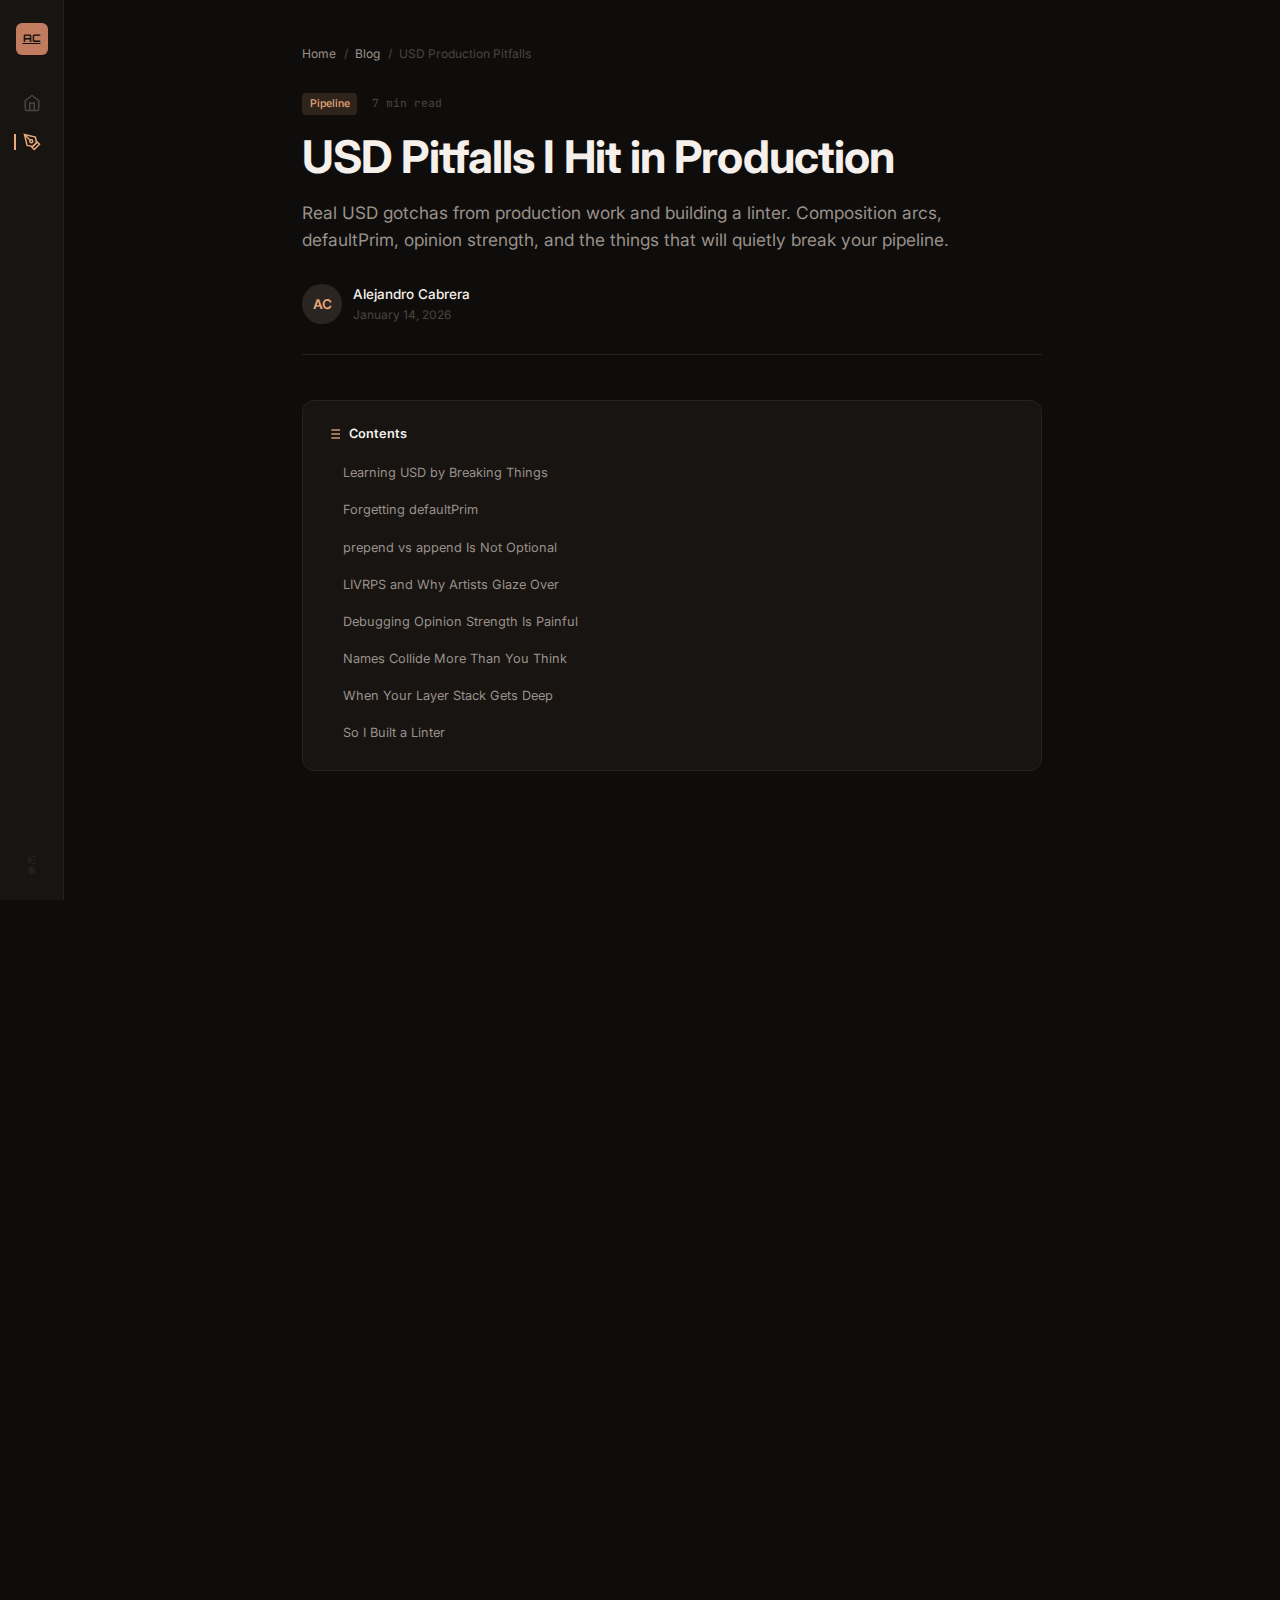
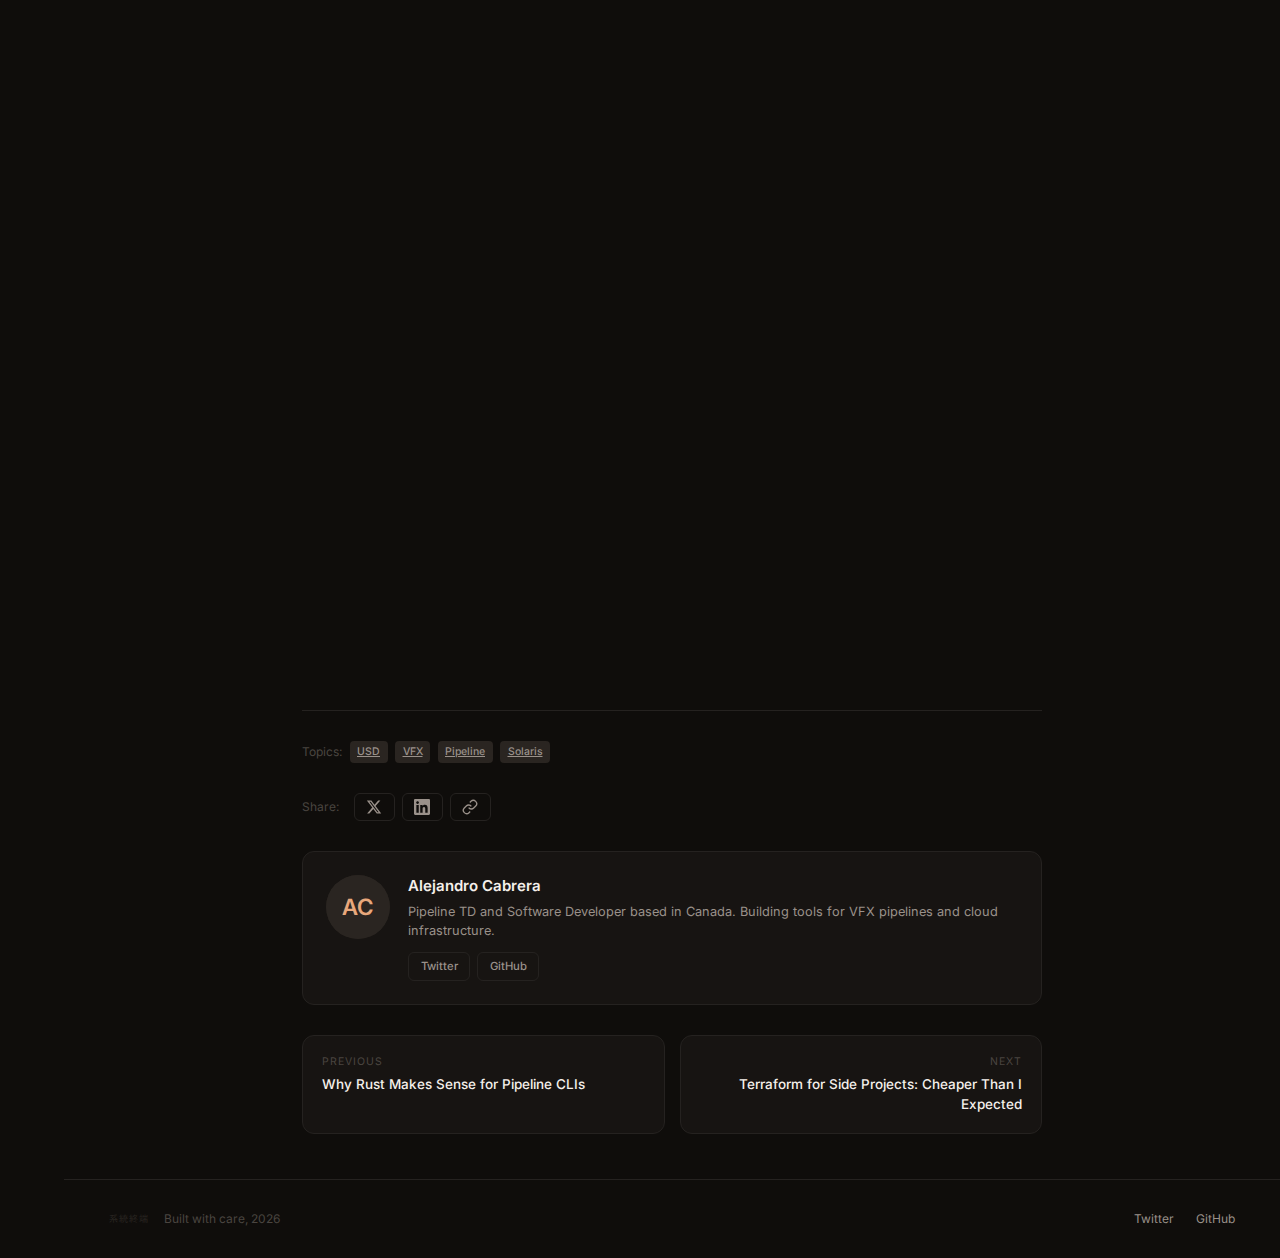
<file: blog/usd-production-pitfalls.html>
<!DOCTYPE html>
<html lang="en">
<head>
    <meta charset="UTF-8">
    <meta name="viewport" content="width=device-width, initial-scale=1.0">
    <title>USD Pitfalls I Hit in Production | Alejandro Cabrera</title>

    <meta name="description" content="Real USD gotchas from production work and building a linter. Composition arcs, defaultPrim, opinion strength, and the things that will quietly break your pipeline.">
    <meta name="author" content="Alejandro Cabrera">
    <meta name="keywords" content="USD, VFX, pipeline, Solaris, Houdini, production">

    <meta property="og:type" content="article">
    <meta property="og:title" content="USD Pitfalls I Hit in Production">
    <meta property="og:description" content="Real USD gotchas from production work and building a linter.">
    <meta property="article:published_time" content="2026-01-14">
    <meta property="article:author" content="Alejandro Cabrera">

    <meta name="twitter:card" content="summary_large_image">
    <meta name="twitter:title" content="USD Pitfalls I Hit in Production">

    <link rel="stylesheet" href="../styles.css">
    <link rel="stylesheet" href="../components.css">
    <link rel="stylesheet" href="../portfolio.css">
    <link rel="stylesheet" href="../blog.css">
</head>
<body>

<div class="reading-progress" id="reading-progress"></div>

<div class="layout">
    <aside class="rail">
        <a href="../index.html" class="rail-logo">AC</a>
        <nav class="rail-nav">
            <a href="../index.html" class="rail-link" title="Home">
                <svg viewBox="0 0 24 24" fill="none" stroke="currentColor" stroke-width="2">
                    <path d="M3 9l9-7 9 7v11a2 2 0 0 1-2 2H5a2 2 0 0 1-2-2z"/>
                    <polyline points="9 22 9 12 15 12 15 22"/>
                </svg>
            </a>
            <a href="../index.html#blog" class="rail-link active" title="Blog">
                <svg viewBox="0 0 24 24" fill="none" stroke="currentColor" stroke-width="2">
                    <path d="M12 19l7-7 3 3-7 7-3-3z"/>
                    <path d="M18 13l-1.5-7.5L2 2l3.5 14.5L13 18l5-5z"/>
                    <path d="M2 2l7.586 7.586"/>
                    <circle cx="11" cy="11" r="2"/>
                </svg>
            </a>
        </nav>
        <div class="rail-cryptic">記事</div>
    </aside>

    <main class="main">
        <article class="blog-article">
            <header class="article-header">
                <nav class="article-breadcrumb">
                    <a href="../index.html">Home</a>
                    <span>/</span>
                    <a href="../index.html#blog">Blog</a>
                    <span>/</span>
                    <span>USD Production Pitfalls</span>
                </nav>

                <div class="article-meta-top">
                    <span class="badge badge-peach">Pipeline</span>
                    <span class="article-reading-time" id="reading-time">7 min read</span>
                </div>

                <h1 class="article-title">USD Pitfalls I Hit in Production</h1>

                <p class="article-subtitle">
                    Real USD gotchas from production work and building a linter. Composition arcs, defaultPrim, opinion strength, and the things that will quietly break your pipeline.
                </p>

                <div class="article-author">
                    <div class="avatar avatar-sm">
                        <span class="avatar-fallback">AC</span>
                    </div>
                    <div class="article-author-info">
                        <span class="article-author-name">Alejandro Cabrera</span>
                        <time class="article-date" datetime="2026-01-14">January 14, 2026</time>
                    </div>
                </div>
            </header>

            <nav class="article-toc" id="toc">
                <h4 class="toc-title">
                    <svg viewBox="0 0 24 24" fill="none" stroke="currentColor" stroke-width="2" width="16" height="16">
                        <line x1="8" y1="6" x2="21" y2="6"/>
                        <line x1="8" y1="12" x2="21" y2="12"/>
                        <line x1="8" y1="18" x2="21" y2="18"/>
                        <line x1="3" y1="6" x2="3.01" y2="6"/>
                        <line x1="3" y1="12" x2="3.01" y2="12"/>
                        <line x1="3" y1="18" x2="3.01" y2="18"/>
                    </svg>
                    Contents
                </h4>
                <ul class="toc-list">
                    <li><a href="#intro" class="toc-link">Learning USD by Breaking Things</a></li>
                    <li><a href="#defaultprim" class="toc-link">Forgetting defaultPrim</a></li>
                    <li><a href="#prepend-vs-append" class="toc-link">prepend vs append Is Not Optional</a></li>
                    <li><a href="#livrps" class="toc-link">LIVRPS and Why Artists Glaze Over</a></li>
                    <li><a href="#opinion-strength" class="toc-link">Debugging Opinion Strength Is Painful</a></li>
                    <li><a href="#namespace-collisions" class="toc-link">Names Collide More Than You Think</a></li>
                    <li><a href="#layer-complexity" class="toc-link">When Your Layer Stack Gets Deep</a></li>
                    <li><a href="#the-linter" class="toc-link">So I Built a Linter</a></li>
                </ul>
            </nav>

            <div class="article-content" id="article-content">
                <section id="intro">
                    <p class="lead">
                        USD is one of those technologies where the documentation makes everything sound clean and logical, and then you actually use it in production and discover all the ways things can go wrong silently. I spent about three years working with USD at Ghost VFX, building Solaris tooling and HDAs, and then I built a linter to catch the mistakes I kept seeing. Here are the pitfalls that cost us the most time.
                    </p>
                </section>

                <section id="defaultprim">
                    <h2>Forgetting defaultPrim</h2>

                    <p>
                        This is the most common USD mistake I have seen, and it is the first rule in usd-lint. Every USD file that will be referenced by another file needs a <code>defaultPrim</code> set in its layer metadata. Without it, the referencing layer does not know which prim to pull in.
                    </p>

                    <div class="code-block">
                        <div class="code-header">
                            <span class="code-lang">USD</span>
                            <button class="code-copy" data-copy="code-1" title="Copy code">
                                <svg viewBox="0 0 24 24" fill="none" stroke="currentColor" stroke-width="2" width="16" height="16">
                                    <rect x="9" y="9" width="13" height="13" rx="2" ry="2"/>
                                    <path d="M5 15H4a2 2 0 0 1-2-2V4a2 2 0 0 1 2-2h9a2 2 0 0 1 2 2v1"/>
                                </svg>
                                <span>Copy</span>
                            </button>
                        </div>
                        <pre><code id="code-1">#usda 1.0
(
    defaultPrim = "CharacterA"
)

def Xform "CharacterA" {
    def Mesh "body" { ... }
    def Mesh "eyes" { ... }
}

def Xform "RigData" {
    # Helper data that should NOT be the default
}</code></pre>
                    </div>

                    <p>
                        The tricky part is that things seem to work without it in some contexts. If you open the file directly in usdview, you see all the prims just fine. It is only when another file references it that you get an empty result. And the error message is not great. You just get a missing prim, and if you do not know about defaultPrim, you might spend an hour looking at the wrong thing.
                    </p>

                    <p>
                        Artists rarely set this manually. Your publish tool should handle it. But if an artist exports a USD file from Houdini and drops it into a shot, that defaultPrim is probably not there. This bit us at least once a month.
                    </p>
                </section>

                <section id="prepend-vs-append">
                    <h2>prepend vs append Is Not Optional</h2>

                    <p>
                        When you add a reference or a sublayer in USD, you can prepend or append it. The difference controls which opinions win in the composition. Prepended arcs have stronger opinions than appended ones.
                    </p>

                    <div class="code-block">
                        <div class="code-header">
                            <span class="code-lang">USD</span>
                            <button class="code-copy" data-copy="code-2" title="Copy code">
                                <svg viewBox="0 0 24 24" fill="none" stroke="currentColor" stroke-width="2" width="16" height="16">
                                    <rect x="9" y="9" width="13" height="13" rx="2" ry="2"/>
                                    <path d="M5 15H4a2 2 0 0 1-2-2V4a2 2 0 0 1 2-2h9a2 2 0 0 1 2 2v1"/>
                                </svg>
                                <span>Copy</span>
                            </button>
                        </div>
                        <pre><code id="code-2"># These are NOT the same:
prepend references = @./look_dev.usd@
append references = @./look_dev.usd@</code></pre>
                    </div>

                    <p>
                        Most of the time, you want <code>prepend</code> for references and sublayers, because you want the new arc's opinions to override whatever was there before. This is actually the default behavior in most Houdini LOPs and the Python API. But when someone hand-edits a USDA file or uses a script that explicitly sets <code>append</code>, they get the opposite behavior and the resulting compose does not look right.
                    </p>

                    <p>
                        I had a case where a lookdev artist published materials that were not showing up on the asset in the shot. The reference was being appended, so the shot-level material assignments (which were empty defaults) were winning over the actual lookdev. It took us a while to figure out because the file looked correct at first glance. You had to understand the composition order to see the issue.
                    </p>
                </section>

                <section id="livrps">
                    <h2>LIVRPS and Why Artists Glaze Over</h2>

                    <p>
                        LIVRPS is the acronym for USD's composition arc strength ordering: Local, Inherits, Variants, References, Payloads, Specializes. This is the rule that determines which opinion wins when multiple arcs contribute values to the same attribute.
                    </p>

                    <p>
                        In theory, every TD working with USD should know this. In practice, I have met maybe three people outside of Pixar who can explain it from memory and actually apply it when debugging. Most artists and even many TDs just try things until the scene looks right, without understanding why one configuration works and another does not.
                    </p>

                    <p>
                        The most confusing part is that Inherits is stronger than References. If you have an inherit arc and a reference arc both setting the same attribute, the inherit wins. This is counterintuitive to a lot of people who think of references as the "main" way to bring in data. I have seen pipelines where someone used inherits thinking it was basically an alias for references, and then could not figure out why overrides were not working as expected.
                    </p>

                    <div class="callout callout-info">
                        <div class="callout-title">
                            <svg viewBox="0 0 24 24" fill="none" stroke="currentColor" stroke-width="2" width="18" height="18">
                                <circle cx="12" cy="12" r="10"/>
                                <line x1="12" y1="16" x2="12" y2="12"/>
                                <line x1="12" y1="8" x2="12.01" y2="8"/>
                            </svg>
                            Quick Reference
                        </div>
                        <p>
                            LIVRPS strength order, strongest to weakest: <strong>L</strong>ocal opinions, <strong>I</strong>nherits, <strong>V</strong>ariants, <strong>R</strong>eferences, <strong>P</strong>ayloads, <strong>S</strong>pecializes. Local always wins.
                        </p>
                    </div>
                </section>

                <section id="opinion-strength">
                    <h2>Debugging Opinion Strength Is Painful</h2>

                    <p>
                        When something looks wrong in a composed USD stage, the question is always: "Where is this value coming from?" The <code>UsdUtils.GetPrimAtPathWithForwarding</code> family of functions and the composition inspector in usdview help, but they are not always enough.
                    </p>

                    <p>
                        The real problem is that opinion strength is not visible. You cannot look at a composed stage and easily tell which layer contributed which value. You can use <code>Usd.Stage.GetEditTarget()</code> and <code>prim.GetAttribute("myAttr").GetResolveInfo()</code> to trace things back, but it requires writing Python scripts to dig through the layer stack.
                    </p>

                    <div class="code-block">
                        <div class="code-header">
                            <span class="code-lang">Python</span>
                            <button class="code-copy" data-copy="code-3" title="Copy code">
                                <svg viewBox="0 0 24 24" fill="none" stroke="currentColor" stroke-width="2" width="16" height="16">
                                    <rect x="9" y="9" width="13" height="13" rx="2" ry="2"/>
                                    <path d="M5 15H4a2 2 0 0 1-2-2V4a2 2 0 0 1 2-2h9a2 2 0 0 1 2 2v1"/>
                                </svg>
                                <span>Copy</span>
                            </button>
                        </div>
                        <pre><code id="code-3">from pxr import Usd, UsdResolve

stage = Usd.Stage.Open("shot.usd")
prim = stage.GetPrimAtPath("/World/CharacterA/body")
attr = prim.GetAttribute("primvars:displayColor")

# Which layer is this value actually coming from?
resolve_info = attr.GetResolveInfo()
print(f"Source layer: {resolve_info.GetLayer().identifier}")
print(f"Source path: {resolve_info.GetPrimPath()}")</code></pre>
                    </div>

                    <p>
                        I ended up writing a small debugging tool that printed the full opinion stack for a given attribute: every layer that had an opinion, in strength order, with the actual values. It was ugly, but it saved us hours every time someone had a "my material is not showing up" problem.
                    </p>
                </section>

                <section id="namespace-collisions">
                    <h2>Names Collide More Than You Think</h2>

                    <p>
                        USD uses paths like <code>/World/Characters/HeroA</code>, and when you reference one file into another, the prims from the referenced file get placed under whatever prim you attach the reference to. If two departments both create prims with the same name, you get namespace collisions.
                    </p>

                    <p>
                        This sounds obvious, but it happens all the time. An animator creates a locator called "pivot" under the character prim. A rigger also creates something called "pivot" in the rig file. When both get composed into the shot, one overwrites the other, or you get unexpected composition behavior.
                    </p>

                    <p>
                        Our convention was to prefix department-specific prims with the department name: <code>anim_pivot</code>, <code>rig_pivot</code>. Not elegant, but effective. The linter checks for common unprefixed names that are likely to collide.
                    </p>
                </section>

                <section id="layer-complexity">
                    <h2>When Your Layer Stack Gets Deep</h2>

                    <p>
                        USD makes it very easy to create deeply nested layer stacks. Your shot file sublayers a sequence-level override. That sublayers a show-level default. Each asset has multiple layers for model, rig, materials, and animation. A typical production shot can have 50-100 layers in its full composition.
                    </p>

                    <p>
                        This is powerful, but it also means performance can degrade in ways that are hard to predict. Opening a stage triggers resolution of the entire layer stack, and if those layers are on a network filesystem, you are making dozens of filesystem lookups before the stage is even loaded.
                    </p>

                    <p>
                        We saw shot load times go from 5 seconds to 30 seconds after a few months of production because the layer stacks kept growing. The fix was to flatten certain intermediate layers during publishing, reducing the live composition depth. But flattening has its own tradeoffs because you lose the ability to update upstream layers without republishing.
                    </p>

                    <p>
                        There is no perfect solution here. The lesson is to think about your layer stack depth as a performance concern from day one, not something you optimize later.
                    </p>
                </section>

                <section id="the-linter">
                    <h2>So I Built a Linter</h2>

                    <p>
                        After hitting these problems enough times, I decided to build usd-lint. The idea is simple: run it on your USDA files before publish and catch the common mistakes before they hit production. It checks for missing defaultPrim, suspicious append vs prepend usage, unprefixed prim names in certain contexts, and a few other patterns.
                    </p>

                    <p>
                        I wrote it in Rust because I wanted it to be fast enough to run in CI on every commit without slowing down the pipeline. It processes a typical production USDA file in under 10 milliseconds, so running it on hundreds of files during a publish is not noticeable.
                    </p>

                    <p>
                        The tool does not replace understanding USD. You still need to know LIVRPS and composition behavior. But it catches the mechanical mistakes, the ones where you just forgot something or typo-ed a path. And honestly, those mechanical mistakes are what cost us the most time because they are hard to spot by eye in a text file full of nested braces.
                    </p>

                    <p>
                        If you are working with USD in production, I would strongly recommend building or adopting some kind of validation step. Even a simple Python script that checks for defaultPrim on every published asset file would have saved us dozens of hours over the course of a show. The problems in this post are not exotic edge cases. They are things that happen every week on a busy production, and catching them early makes everyone's life easier.
                    </p>
                </section>
            </div>

            <footer class="article-footer">
                <div class="article-tags">
                    <span class="article-tags-label">Topics:</span>
                    <a href="#" class="badge badge-secondary">USD</a>
                    <a href="#" class="badge badge-secondary">VFX</a>
                    <a href="#" class="badge badge-secondary">Pipeline</a>
                    <a href="#" class="badge badge-secondary">Solaris</a>
                </div>

                <div class="article-share">
                    <span class="article-share-label">Share:</span>
                    <button class="btn btn-ghost btn-sm share-btn" data-share="twitter" title="Share on Twitter">
                        <svg viewBox="0 0 24 24" fill="currentColor" width="16" height="16"><path d="M18.244 2.25h3.308l-7.227 8.26 8.502 11.24H16.17l-5.214-6.817L4.99 21.75H1.68l7.73-8.835L1.254 2.25H8.08l4.713 6.231zm-1.161 17.52h1.833L7.084 4.126H5.117z"/></svg>
                    </button>
                    <button class="btn btn-ghost btn-sm share-btn" data-share="linkedin" title="Share on LinkedIn">
                        <svg viewBox="0 0 24 24" fill="currentColor" width="16" height="16"><path d="M20.447 20.452h-3.554v-5.569c0-1.328-.027-3.037-1.852-3.037-1.853 0-2.136 1.445-2.136 2.939v5.667H9.351V9h3.414v1.561h.046c.477-.9 1.637-1.85 3.37-1.85 3.601 0 4.267 2.37 4.267 5.455v6.286zM5.337 7.433c-1.144 0-2.063-.926-2.063-2.065 0-1.138.92-2.063 2.063-2.063 1.14 0 2.064.925 2.064 2.063 0 1.139-.925 2.065-2.064 2.065zm1.782 13.019H3.555V9h3.564v11.452zM22.225 0H1.771C.792 0 0 .774 0 1.729v20.542C0 23.227.792 24 1.771 24h20.451C23.2 24 24 23.227 24 22.271V1.729C24 .774 23.2 0 22.222 0h.003z"/></svg>
                    </button>
                    <button class="btn btn-ghost btn-sm share-btn" data-share="copy" title="Copy link">
                        <svg viewBox="0 0 24 24" fill="none" stroke="currentColor" stroke-width="2" width="16" height="16">
                            <path d="M10 13a5 5 0 0 0 7.54.54l3-3a5 5 0 0 0-7.07-7.07l-1.72 1.71"/>
                            <path d="M14 11a5 5 0 0 0-7.54-.54l-3 3a5 5 0 0 0 7.07 7.07l1.71-1.71"/>
                        </svg>
                    </button>
                </div>

                <div class="author-card">
                    <div class="avatar avatar-lg">
                        <span class="avatar-fallback">AC</span>
                    </div>
                    <div class="author-card-content">
                        <h4 class="author-card-name">Alejandro Cabrera</h4>
                        <p class="author-card-bio">
                            Pipeline TD and Software Developer based in Canada. Building tools for VFX pipelines and cloud infrastructure.
                        </p>
                        <div class="author-card-links">
                            <a href="https://twitter.com/tv01d" class="btn btn-sm btn-ghost">Twitter</a>
                            <a href="https://github.com/voidreamer" class="btn btn-sm btn-ghost">GitHub</a>
                        </div>
                    </div>
                </div>

                <nav class="article-nav">
                    <a href="rust-for-pipeline-clis.html" class="article-nav-link article-nav-prev">
                        <span class="article-nav-label">Previous</span>
                        <span class="article-nav-title">Why Rust Makes Sense for Pipeline CLIs</span>
                    </a>
                    <a href="terraform-side-projects.html" class="article-nav-link article-nav-next">
                        <span class="article-nav-label">Next</span>
                        <span class="article-nav-title">Terraform for Side Projects: Cheaper Than I Expected</span>
                    </a>
                </nav>
            </footer>
        </article>

        <footer class="p-footer">
            <div class="p-footer-left">
                <span class="cryptic-label">系統終端</span>
                <span>Built with care, 2026</span>
            </div>
            <div class="p-footer-right">
                <a href="https://twitter.com/tv01d">Twitter</a>
                <a href="https://github.com/voidreamer">GitHub</a>
            </div>
        </footer>
    </main>
</div>

<div class="toast" id="toast"></div>

<script src="../app.js"></script>
</body>
</html>
</file>
<file: components.css>
/* ============================================
   COMPONENTS PAGE LAYOUT
   ============================================ */
.comp-header {
    padding: 3rem 2rem 2rem;
    border-bottom: 1px solid var(--border);
}

.comp-title {
    font-size: 2rem;
    font-weight: 700;
    color: var(--white);
    margin-top: 0.75rem;
}

.comp-desc {
    color: var(--gray);
    margin-top: 0.25rem;
}

.comp-grid {
    display: grid;
    grid-template-columns: repeat(2, 1fr);
    gap: 1px;
    background: var(--border);
}

.comp-section {
    background: var(--void);
    padding: 2rem;
}

.comp-section-wide {
    grid-column: span 2;
}

.comp-section-head {
    display: flex;
    align-items: baseline;
    gap: 0.75rem;
    margin-bottom: 1.5rem;
}

.comp-section-head h2 {
    font-size: 1rem;
    font-weight: 600;
    color: var(--white);
}

.comp-num {
    font-family: var(--tech);
    font-size: 0.65rem;
    color: var(--muted);
}

.comp-section-head .cryptic-label {
    margin-left: auto;
}

.comp-demo {
    display: flex;
    flex-wrap: wrap;
    gap: 0.75rem;
    align-items: center;
}

.comp-demo-col {
    flex-direction: column;
    align-items: stretch;
}

.comp-footer {
    padding: 2rem;
    border-top: 1px solid var(--border);
    display: flex;
    justify-content: space-between;
    font-size: 0.75rem;
    color: var(--muted);
}

/* ============================================
   BUTTONS (extended)
   ============================================ */
.btn-outline {
    background: transparent;
    color: var(--gray);
    border: 1px solid var(--border);
}

.btn-outline:hover {
    background: var(--surface);
    border-color: var(--elevated);
    color: var(--white);
}

.btn-destructive {
    background: #c9544e;
    color: var(--white);
}

.btn-destructive:hover {
    background: #b84a45;
}

.btn:disabled {
    opacity: 0.5;
    cursor: not-allowed;
}

.btn-sm {
    padding: 0.35rem 0.75rem;
    font-size: 0.75rem;
}

.btn-lg {
    padding: 0.7rem 1.5rem;
    font-size: 0.9rem;
}

.btn-icon {
    padding: 0.5rem;
    width: 36px;
    height: 36px;
}

.btn-icon svg {
    width: 18px;
    height: 18px;
}

/* ============================================
   INPUT
   ============================================ */
.input-group {
    display: flex;
    flex-direction: column;
    gap: 0.4rem;
    width: 100%;
}

.label {
    font-size: 0.8rem;
    font-weight: 500;
    color: var(--white);
}

.input {
    background: var(--surface);
    border: 1px solid var(--border);
    border-radius: 6px;
    padding: 0.6rem 0.85rem;
    font-size: 0.85rem;
    color: var(--white);
    outline: none;
    transition: all 0.15s ease;
    width: 100%;
}

.input::placeholder {
    color: var(--muted);
}

.input:focus {
    border-color: var(--peach);
    background: var(--raised);
}

.input:disabled {
    opacity: 0.5;
    cursor: not-allowed;
}

.input-icon-wrap {
    position: relative;
}

.input-icon {
    position: absolute;
    left: 0.75rem;
    top: 50%;
    transform: translateY(-50%);
    width: 16px;
    height: 16px;
    color: var(--muted);
}

.input-with-icon {
    padding-left: 2.25rem;
}

/* ============================================
   TEXTAREA
   ============================================ */
.textarea {
    background: var(--surface);
    border: 1px solid var(--border);
    border-radius: 6px;
    padding: 0.6rem 0.85rem;
    font-size: 0.85rem;
    color: var(--white);
    outline: none;
    transition: all 0.15s ease;
    width: 100%;
    resize: vertical;
    min-height: 80px;
    font-family: inherit;
}

.textarea::placeholder {
    color: var(--muted);
}

.textarea:focus {
    border-color: var(--peach);
    background: var(--raised);
}

/* ============================================
   SELECT
   ============================================ */
.select-wrap {
    position: relative;
}

.select {
    appearance: none;
    background: var(--surface);
    border: 1px solid var(--border);
    border-radius: 6px;
    padding: 0.6rem 2.5rem 0.6rem 0.85rem;
    font-size: 0.85rem;
    color: var(--white);
    outline: none;
    cursor: pointer;
    width: 100%;
    transition: all 0.15s ease;
}

.select:focus {
    border-color: var(--peach);
    background: var(--raised);
}

.select-arrow {
    position: absolute;
    right: 0.75rem;
    top: 50%;
    transform: translateY(-50%);
    width: 16px;
    height: 16px;
    color: var(--muted);
    pointer-events: none;
}

/* ============================================
   CHECKBOX
   ============================================ */
.checkbox-wrap {
    display: flex;
    align-items: center;
    gap: 0.6rem;
    cursor: pointer;
}

.checkbox {
    position: absolute;
    opacity: 0;
    width: 0;
    height: 0;
}

.checkbox-box {
    width: 18px;
    height: 18px;
    border: 1px solid var(--border);
    border-radius: 4px;
    background: var(--surface);
    display: flex;
    align-items: center;
    justify-content: center;
    transition: all 0.15s ease;
    flex-shrink: 0;
}

.checkbox-box svg {
    width: 12px;
    height: 12px;
    color: var(--void);
    opacity: 0;
    transition: opacity 0.15s ease;
}

.checkbox:checked + .checkbox-box {
    background: var(--peach);
    border-color: var(--peach);
}

.checkbox:checked + .checkbox-box svg {
    opacity: 1;
}

.checkbox:focus + .checkbox-box {
    border-color: var(--peach);
}

.checkbox-label {
    font-size: 0.85rem;
    color: var(--gray);
}

.checkbox-disabled {
    opacity: 0.5;
    cursor: not-allowed;
}

/* ============================================
   RADIO
   ============================================ */
.radio-group {
    display: flex;
    flex-direction: column;
    gap: 0.6rem;
}

.radio-wrap {
    display: flex;
    align-items: center;
    gap: 0.6rem;
    cursor: pointer;
}

.radio {
    position: absolute;
    opacity: 0;
    width: 0;
    height: 0;
}

.radio-dot {
    width: 18px;
    height: 18px;
    border: 1px solid var(--border);
    border-radius: 50%;
    background: var(--surface);
    display: flex;
    align-items: center;
    justify-content: center;
    transition: all 0.15s ease;
    flex-shrink: 0;
}

.radio-dot::after {
    content: '';
    width: 8px;
    height: 8px;
    border-radius: 50%;
    background: var(--peach);
    opacity: 0;
    transition: opacity 0.15s ease;
}

.radio:checked + .radio-dot {
    border-color: var(--peach);
}

.radio:checked + .radio-dot::after {
    opacity: 1;
}

.radio:focus + .radio-dot {
    border-color: var(--peach);
}

.radio-label {
    font-size: 0.85rem;
    color: var(--gray);
}

/* ============================================
   SWITCH
   ============================================ */
.switch-wrap {
    display: flex;
    align-items: center;
    gap: 0.75rem;
    cursor: pointer;
}

.switch-input {
    position: absolute;
    opacity: 0;
    width: 0;
    height: 0;
}

.switch {
    width: 40px;
    height: 22px;
    background: var(--elevated);
    border-radius: 11px;
    position: relative;
    transition: all 0.2s ease;
    flex-shrink: 0;
}

.switch::after {
    content: '';
    position: absolute;
    width: 18px;
    height: 18px;
    background: var(--white);
    border-radius: 50%;
    top: 2px;
    left: 2px;
    transition: transform 0.2s ease;
}

.switch-input:checked + .switch {
    background: var(--peach);
}

.switch-input:checked + .switch::after {
    transform: translateX(18px);
}

.switch-input:focus + .switch {
    box-shadow: 0 0 0 2px color-mix(in srgb, var(--peach) 30%, transparent);
}

.switch-label {
    font-size: 0.85rem;
    color: var(--gray);
}

.switch-disabled {
    opacity: 0.5;
    cursor: not-allowed;
}

/* ============================================
   SLIDER
   ============================================ */
.slider {
    -webkit-appearance: none;
    appearance: none;
    width: 100%;
    height: 6px;
    background: var(--elevated);
    border-radius: 3px;
    outline: none;
    cursor: pointer;
}

.slider::-webkit-slider-thumb {
    -webkit-appearance: none;
    appearance: none;
    width: 18px;
    height: 18px;
    background: var(--peach);
    border-radius: 50%;
    cursor: pointer;
    transition: transform 0.15s ease;
}

.slider::-webkit-slider-thumb:hover {
    transform: scale(1.1);
}

.slider::-moz-range-thumb {
    width: 18px;
    height: 18px;
    background: var(--peach);
    border-radius: 50%;
    cursor: pointer;
    border: none;
}

/* ============================================
   BADGE (extended)
   ============================================ */
.badge {
    display: inline-flex;
    align-items: center;
    padding: 0.2rem 0.5rem;
    font-size: 0.7rem;
    font-weight: 500;
    border-radius: 4px;
    background: var(--elevated);
    color: var(--gray);
}

.badge-peach {
    background: color-mix(in srgb, var(--peach) 15%, transparent);
    color: var(--peach);
}

.badge-moss {
    background: color-mix(in srgb, var(--moss) 15%, transparent);
    color: var(--moss);
}

.badge-sand {
    background: color-mix(in srgb, var(--sand) 15%, transparent);
    color: var(--sand);
}

.badge-blush {
    background: color-mix(in srgb, var(--blush) 15%, transparent);
    color: var(--blush);
}

.badge-outline {
    background: transparent;
    border: 1px solid var(--border);
    color: var(--gray);
}

/* ============================================
   AVATAR
   ============================================ */
.avatar {
    width: 40px;
    height: 40px;
    border-radius: 50%;
    background: var(--elevated);
    display: flex;
    align-items: center;
    justify-content: center;
    font-size: 0.85rem;
    font-weight: 500;
    color: var(--white);
    overflow: hidden;
    flex-shrink: 0;
}

.avatar-sm {
    width: 32px;
    height: 32px;
    font-size: 0.75rem;
}

.avatar-lg {
    width: 56px;
    height: 56px;
    font-size: 1.1rem;
}

.avatar-group {
    display: flex;
}

.avatar-group .avatar {
    border: 2px solid var(--void);
    margin-left: -10px;
}

.avatar-group .avatar:first-child {
    margin-left: 0;
}

.avatar-more {
    background: var(--surface);
    color: var(--muted);
    font-size: 0.7rem;
}

/* ============================================
   ALERT
   ============================================ */
.alert {
    display: flex;
    gap: 0.75rem;
    padding: 1rem;
    background: var(--surface);
    border: 1px solid var(--border);
    border-radius: 8px;
}

.alert > svg {
    width: 18px;
    height: 18px;
    color: var(--gray);
    flex-shrink: 0;
    margin-top: 2px;
}

.alert-content {
    flex: 1;
}

.alert-title {
    font-size: 0.85rem;
    font-weight: 600;
    color: var(--white);
    margin-bottom: 0.15rem;
}

.alert-desc {
    font-size: 0.8rem;
    color: var(--gray);
}

.alert-success {
    border-color: color-mix(in srgb, var(--moss) 30%, transparent);
}

.alert-success > svg {
    color: var(--moss);
}

.alert-warning {
    border-color: color-mix(in srgb, var(--sand) 30%, transparent);
}

.alert-warning > svg {
    color: var(--sand);
}

.alert-error {
    border-color: color-mix(in srgb, #c9544e 30%, transparent);
}

.alert-error > svg {
    color: #c9544e;
}

/* ============================================
   PROGRESS
   ============================================ */
.progress-wrap {
    width: 100%;
    height: 8px;
    background: var(--elevated);
    border-radius: 4px;
    overflow: hidden;
}

.progress-bar {
    height: 100%;
    width: var(--progress, 0%);
    background: var(--white);
    border-radius: 4px;
    transition: width 0.3s ease;
}

.progress-peach {
    background: var(--peach);
}

.progress-moss {
    background: var(--moss);
}

/* ============================================
   TABS
   ============================================ */
.tabs {
    width: 100%;
}

.tabs-list {
    display: flex;
    gap: 0.25rem;
    background: var(--surface);
    padding: 0.25rem;
    border-radius: 8px;
    margin-bottom: 1rem;
}

.tab {
    flex: 1;
    padding: 0.5rem 1rem;
    font-size: 0.8rem;
    font-weight: 500;
    color: var(--gray);
    background: transparent;
    border: none;
    border-radius: 6px;
    cursor: pointer;
    transition: all 0.15s ease;
}

.tab:hover {
    color: var(--white);
}

.tab.active {
    background: var(--raised);
    color: var(--white);
}

.tabs-content {
    font-size: 0.85rem;
    color: var(--gray);
    padding: 0.5rem 0;
}

/* ============================================
   CARD (UI)
   ============================================ */
.ui-card {
    background: var(--surface);
    border: 1px solid var(--border);
    border-radius: 12px;
    width: 100%;
    max-width: 350px;
}

.ui-card-header {
    padding: 1.25rem 1.25rem 0;
}

.ui-card-title {
    font-size: 1rem;
    font-weight: 600;
    color: var(--white);
}

.ui-card-desc {
    font-size: 0.8rem;
    color: var(--gray);
    margin-top: 0.25rem;
}

.ui-card-content {
    padding: 1.25rem;
}

.ui-card-footer {
    padding: 1rem 1.25rem;
    border-top: 1px solid var(--border);
    display: flex;
    justify-content: flex-end;
    gap: 0.5rem;
}

/* ============================================
   TABLE
   ============================================ */
.table-wrap {
    overflow-x: auto;
    width: 100%;
}

.table {
    width: 100%;
    border-collapse: collapse;
    font-size: 0.85rem;
}

.table th {
    text-align: left;
    padding: 0.75rem 1rem;
    font-weight: 500;
    color: var(--gray);
    border-bottom: 1px solid var(--border);
}

.table td {
    padding: 0.75rem 1rem;
    color: var(--white);
    border-bottom: 1px solid var(--border);
}

.table tr:hover td {
    background: var(--surface);
}

.text-right {
    text-align: right;
}

.font-mono {
    font-family: var(--mono);
}

/* ============================================
   BREADCRUMB
   ============================================ */
.breadcrumb {
    display: flex;
    align-items: center;
    gap: 0.5rem;
    font-size: 0.85rem;
}

.breadcrumb-item {
    color: var(--gray);
    text-decoration: none;
    transition: color 0.15s ease;
}

.breadcrumb-item:hover {
    color: var(--white);
}

.breadcrumb-item.current {
    color: var(--white);
}

.breadcrumb-sep {
    color: var(--muted);
}

/* ============================================
   PAGINATION
   ============================================ */
.pagination {
    display: flex;
    align-items: center;
    gap: 0.25rem;
}

.page-btn {
    min-width: 32px;
    height: 32px;
    display: flex;
    align-items: center;
    justify-content: center;
    font-size: 0.8rem;
    color: var(--gray);
    background: transparent;
    border: 1px solid var(--border);
    border-radius: 6px;
    cursor: pointer;
    transition: all 0.15s ease;
}

.page-btn:hover:not(:disabled) {
    background: var(--surface);
    color: var(--white);
}

.page-btn.active {
    background: var(--peach);
    border-color: var(--peach);
    color: var(--void);
}

.page-btn:disabled {
    opacity: 0.4;
    cursor: not-allowed;
}

.page-btn svg {
    width: 16px;
    height: 16px;
}

.page-dots {
    color: var(--muted);
    padding: 0 0.25rem;
}

/* ============================================
   TOOLTIP
   ============================================ */
.tooltip-wrap {
    position: relative;
    display: inline-block;
}

.tooltip {
    position: absolute;
    bottom: 100%;
    left: 50%;
    transform: translateX(-50%) translateY(-8px);
    padding: 0.4rem 0.75rem;
    background: var(--white);
    color: var(--void);
    font-size: 0.75rem;
    border-radius: 6px;
    white-space: nowrap;
    opacity: 0;
    visibility: hidden;
    transition: all 0.15s ease;
}

.tooltip::after {
    content: '';
    position: absolute;
    top: 100%;
    left: 50%;
    transform: translateX(-50%);
    border: 5px solid transparent;
    border-top-color: var(--white);
}

.tooltip-wrap:hover .tooltip {
    opacity: 1;
    visibility: visible;
    transform: translateX(-50%) translateY(-4px);
}

/* ============================================
   DROPDOWN
   ============================================ */
.dropdown {
    position: relative;
    display: inline-block;
}

.dropdown-trigger {
    display: flex;
    align-items: center;
    gap: 0.35rem;
}

.dropdown-trigger svg {
    width: 14px;
    height: 14px;
    transition: transform 0.2s ease;
}

.dropdown-menu {
    position: absolute;
    top: 100%;
    left: 0;
    margin-top: 0.35rem;
    min-width: 180px;
    background: var(--surface);
    border: 1px solid var(--border);
    border-radius: 8px;
    padding: 0.35rem;
    opacity: 0;
    visibility: hidden;
    transform: translateY(-4px);
    transition: all 0.15s ease;
    z-index: 50;
}

.dropdown:hover .dropdown-menu,
.dropdown:focus-within .dropdown-menu {
    opacity: 1;
    visibility: visible;
    transform: translateY(0);
}

.dropdown:hover .dropdown-trigger svg {
    transform: rotate(180deg);
}

.dropdown-item {
    display: flex;
    align-items: center;
    gap: 0.6rem;
    padding: 0.5rem 0.75rem;
    font-size: 0.8rem;
    color: var(--gray);
    text-decoration: none;
    border-radius: 5px;
    transition: all 0.1s ease;
}

.dropdown-item:hover {
    background: var(--raised);
    color: var(--white);
}

.dropdown-item svg {
    width: 15px;
    height: 15px;
}

.dropdown-item-danger {
    color: #c9544e;
}

.dropdown-item-danger:hover {
    background: color-mix(in srgb, #c9544e 15%, transparent);
    color: #c9544e;
}

.dropdown-sep {
    height: 1px;
    background: var(--border);
    margin: 0.35rem 0;
}

/* ============================================
   CALENDAR
   ============================================ */
.calendar {
    background: var(--surface);
    border: 1px solid var(--border);
    border-radius: 12px;
    padding: 1rem;
    width: 280px;
}

.calendar-header {
    display: flex;
    align-items: center;
    justify-content: space-between;
    margin-bottom: 1rem;
}

.calendar-title {
    font-size: 0.9rem;
    font-weight: 600;
    color: var(--white);
}

.calendar-nav {
    width: 28px;
    height: 28px;
    display: flex;
    align-items: center;
    justify-content: center;
    background: transparent;
    border: 1px solid var(--border);
    border-radius: 6px;
    color: var(--gray);
    cursor: pointer;
    transition: all 0.15s ease;
}

.calendar-nav:hover {
    background: var(--raised);
    color: var(--white);
}

.calendar-nav svg {
    width: 14px;
    height: 14px;
}

.calendar-grid {
    display: grid;
    grid-template-columns: repeat(7, 1fr);
    gap: 2px;
}

.calendar-day-name {
    font-size: 0.7rem;
    color: var(--muted);
    text-align: center;
    padding: 0.5rem 0;
}

.calendar-day {
    aspect-ratio: 1;
    display: flex;
    align-items: center;
    justify-content: center;
    font-size: 0.8rem;
    color: var(--gray);
    background: transparent;
    border: none;
    border-radius: 6px;
    cursor: pointer;
    transition: all 0.1s ease;
}

.calendar-day:hover {
    background: var(--raised);
    color: var(--white);
}

.calendar-day.other {
    color: var(--muted);
}

.calendar-day.today {
    background: var(--peach);
    color: var(--void);
    font-weight: 600;
}

.calendar-day.today:hover {
    background: var(--peach);
}

/* ============================================
   DIALOG
   ============================================ */
.dialog {
    background: var(--surface);
    border: 1px solid var(--border);
    border-radius: 12px;
    padding: 0;
    max-width: 400px;
    width: 90%;
}

.dialog::backdrop {
    background: rgba(0, 0, 0, 0.7);
}

.dialog-content {
    padding: 1.5rem;
}

.dialog-title {
    font-size: 1.1rem;
    font-weight: 600;
    color: var(--white);
    margin-bottom: 0.5rem;
}

.dialog-desc {
    font-size: 0.85rem;
    color: var(--gray);
    line-height: 1.5;
}

.dialog-footer {
    display: flex;
    justify-content: flex-end;
    gap: 0.5rem;
    margin-top: 1.5rem;
}

/* ============================================
   SKELETON
   ============================================ */
.skeleton-demo {
    display: flex;
    gap: 1rem;
    align-items: flex-start;
}

.skeleton {
    background: var(--elevated);
    border-radius: 6px;
    animation: skeleton-pulse 1.5s ease-in-out infinite;
}

@keyframes skeleton-pulse {
    0%, 100% { opacity: 1; }
    50% { opacity: 0.5; }
}

.skeleton-circle {
    width: 48px;
    height: 48px;
    border-radius: 50%;
    flex-shrink: 0;
}

.skeleton-lines {
    flex: 1;
    display: flex;
    flex-direction: column;
    gap: 0.5rem;
}

.skeleton-text {
    height: 16px;
    width: 100%;
}

.skeleton-text.short {
    width: 60%;
}

/* ============================================
   SEPARATOR
   ============================================ */
.separator {
    height: 1px;
    background: var(--border);
    width: 100%;
}

.separator-with-text {
    display: flex;
    align-items: center;
    gap: 1rem;
    width: 100%;
}

.separator-with-text::before,
.separator-with-text::after {
    content: '';
    flex: 1;
    height: 1px;
    background: var(--border);
}

.separator-with-text span {
    font-size: 0.75rem;
    color: var(--muted);
}

/* ============================================
   KBD
   ============================================ */
.kbd {
    display: inline-flex;
    align-items: center;
    justify-content: center;
    min-width: 24px;
    height: 24px;
    padding: 0 0.4rem;
    font-family: var(--mono);
    font-size: 0.7rem;
    color: var(--gray);
    background: var(--surface);
    border: 1px solid var(--border);
    border-radius: 4px;
    box-shadow: 0 2px 0 var(--border);
}

/* ============================================
   RESPONSIVE
   ============================================ */
@media (max-width: 900px) {
    .comp-grid {
        grid-template-columns: 1fr;
    }

    .comp-section-wide {
        grid-column: span 1;
    }
}

@media (max-width: 768px) {
    .comp-header {
        padding: 2rem 1.5rem;
    }

    .comp-section {
        padding: 1.5rem;
    }
}
</file>
<file: portfolio.css>
/* ============================================
   PORTFOLIO STYLES
   ============================================ */

/* Hero */
.p-hero {
    min-height: 100vh;
    display: grid;
    grid-template-columns: 1fr auto;
    gap: 4rem;
    align-items: center;
    padding: 4rem 3rem;
}

.p-hero-content {
    max-width: 600px;
}

.p-hero-title {
    font-size: clamp(2.5rem, 6vw, 4rem);
    font-weight: 700;
    color: var(--white);
    line-height: 1.1;
    margin-top: 1rem;
    letter-spacing: -0.02em;
}

.p-hero-title .accent {
    color: var(--peach);
}

.p-hero-role {
    font-family: var(--mono);
    font-size: 1rem;
    color: var(--peach);
    margin-top: 0.75rem;
}

.p-hero-desc {
    font-size: 1.1rem;
    color: var(--gray);
    line-height: 1.7;
    margin-top: 1.5rem;
}

.p-hero-actions {
    display: flex;
    gap: 0.75rem;
    margin-top: 2rem;
}

.p-hero-stats {
    display: flex;
    gap: 2.5rem;
    margin-top: 3rem;
    padding-top: 2rem;
    border-top: 1px solid var(--border);
}

.p-stat-num {
    font-family: var(--tech);
    font-size: 2rem;
    font-weight: 700;
    color: var(--white);
    display: block;
}

.p-stat-label {
    font-size: 0.75rem;
    color: var(--muted);
    text-transform: uppercase;
    letter-spacing: 0.1em;
}

.p-hero-visual {
    display: flex;
    flex-direction: column;
    align-items: center;
    gap: 1.5rem;
}

.p-avatar-large {
    width: 200px;
    height: 200px;
    border-radius: 50%;
    background: var(--elevated);
    display: flex;
    align-items: center;
    justify-content: center;
    font-size: 4rem;
    font-weight: 700;
    color: var(--peach);
    border: 2px solid var(--border);
}

.p-status {
    display: flex;
    align-items: center;
    gap: 0.5rem;
    font-size: 0.8rem;
    color: var(--gray);
    padding: 0.5rem 1rem;
    background: var(--surface);
    border: 1px solid var(--border);
    border-radius: 100px;
}

.p-status-dot {
    width: 8px;
    height: 8px;
    background: var(--moss);
    border-radius: 50%;
    animation: pulse-dot 2s ease-in-out infinite;
}

@keyframes pulse-dot {
    0%, 100% { opacity: 1; }
    50% { opacity: 0.5; }
}

/* Sections */
.p-section {
    padding: 5rem 3rem;
    position: relative;
    border-top: 1px solid var(--border);
}

.p-section-marker {
    position: absolute;
    top: 3rem;
    right: 3rem;
    display: flex;
    flex-direction: column;
    align-items: flex-end;
    gap: 0.25rem;
}

.p-section-head {
    margin-bottom: 2.5rem;
}

.p-section-title {
    font-size: 1.75rem;
    font-weight: 600;
    color: var(--white);
    margin-top: 0.5rem;
}

/* About */
.p-about-grid {
    display: grid;
    grid-template-columns: 2fr 1fr;
    gap: 3rem;
}

.p-about-text {
    display: flex;
    flex-direction: column;
    gap: 1rem;
}

.p-about-text p {
    font-size: 0.95rem;
    color: var(--gray);
    line-height: 1.7;
}

.p-about-text strong {
    color: var(--white);
}

.p-about-details {
    display: flex;
    flex-direction: column;
    gap: 1rem;
    padding: 1.5rem;
    background: var(--surface);
    border: 1px solid var(--border);
    border-radius: 12px;
    height: fit-content;
}

.p-detail-item {
    display: flex;
    flex-direction: column;
    gap: 0.15rem;
}

.p-detail-label {
    font-size: 0.7rem;
    color: var(--muted);
    text-transform: uppercase;
    letter-spacing: 0.1em;
}

.p-detail-value {
    font-size: 0.85rem;
    color: var(--white);
}

/* Skills */
.p-skills {
    margin-top: 3rem;
    padding-top: 2rem;
    border-top: 1px solid var(--border);
}

.p-skills-title {
    font-size: 1rem;
    font-weight: 600;
    color: var(--white);
    margin-bottom: 1.5rem;
}

.p-skills-grid {
    display: grid;
    grid-template-columns: repeat(3, 1fr);
    gap: 2rem;
}

.p-skill-group {
    display: flex;
    flex-direction: column;
    gap: 0.75rem;
}

.p-skill-cat {
    font-size: 0.75rem;
    color: var(--muted);
    text-transform: uppercase;
    letter-spacing: 0.1em;
}

.p-skill-tags {
    display: flex;
    flex-wrap: wrap;
    gap: 0.4rem;
}

/* Timeline / Experience */
.p-timeline {
    display: flex;
    flex-direction: column;
    gap: 0;
    position: relative;
}

.p-timeline::before {
    content: '';
    position: absolute;
    left: 7px;
    top: 8px;
    bottom: 8px;
    width: 1px;
    background: var(--border);
}

.p-timeline-item {
    display: grid;
    grid-template-columns: 15px 1fr;
    gap: 1.5rem;
    padding-bottom: 2rem;
}

.p-timeline-item:last-child {
    padding-bottom: 0;
}

.p-timeline-marker {
    width: 15px;
    height: 15px;
    background: var(--surface);
    border: 2px solid var(--peach);
    border-radius: 50%;
    position: relative;
    z-index: 1;
    margin-top: 4px;
}

.p-timeline-content {
    background: var(--surface);
    border: 1px solid var(--border);
    border-radius: 12px;
    padding: 1.5rem;
}

.p-timeline-header {
    display: flex;
    justify-content: space-between;
    align-items: flex-start;
    margin-bottom: 0.75rem;
}

.p-job-title {
    font-size: 1rem;
    font-weight: 600;
    color: var(--white);
}

.p-job-company {
    font-size: 0.85rem;
    color: var(--peach);
}

.p-job-date {
    font-family: var(--mono);
    font-size: 0.75rem;
    color: var(--muted);
}

.p-job-desc {
    font-size: 0.85rem;
    color: var(--gray);
    line-height: 1.6;
    margin-bottom: 1rem;
}

.p-job-highlights {
    list-style: none;
    padding: 0;
    margin: 0 0 1rem 0;
    display: flex;
    flex-direction: column;
    gap: 0.5rem;
}

.p-job-highlights li {
    font-size: 0.85rem;
    color: var(--gray);
    line-height: 1.5;
    padding-left: 1.25rem;
    position: relative;
}

.p-job-highlights li::before {
    content: '';
    position: absolute;
    left: 0;
    top: 0.55em;
    width: 5px;
    height: 5px;
    border-radius: 50%;
    background: var(--peach);
    opacity: 0.5;
}

.p-job-tags {
    display: flex;
    flex-wrap: wrap;
    gap: 0.35rem;
}

.p-cv-download {
    display: flex;
    align-items: center;
    gap: 1rem;
    margin-top: 2rem;
    padding-top: 2rem;
    border-top: 1px solid var(--border);
    font-size: 0.85rem;
    color: var(--gray);
}

/* Projects */
.p-projects-grid {
    display: grid;
    grid-template-columns: repeat(2, 1fr);
    gap: 1.5rem;
}

.p-project-card {
    background: var(--surface);
    border: 1px solid var(--border);
    border-radius: 12px;
    overflow: hidden;
    transition: all 0.2s ease;
}

.p-project-card:hover {
    border-color: var(--elevated);
    transform: translateY(-2px);
}

.p-project-featured {
    grid-column: span 2;
    display: grid;
    grid-template-columns: 1.2fr 1fr;
}

.p-project-img {
    background: var(--raised);
    min-height: 180px;
    display: flex;
    align-items: center;
    justify-content: center;
    overflow: hidden;
}

.p-project-img img {
    width: 100%;
    height: 100%;
    object-fit: cover;
}

.p-project-placeholder {
    font-size: 0.8rem;
    color: var(--muted);
}

.p-project-content {
    padding: 1.5rem;
    display: flex;
    flex-direction: column;
    gap: 0.5rem;
}

.p-project-title {
    font-size: 1.1rem;
    font-weight: 600;
    color: var(--white);
}

.p-project-desc {
    font-size: 0.85rem;
    color: var(--gray);
    line-height: 1.5;
    flex: 1;
}

.p-project-tags {
    display: flex;
    flex-wrap: wrap;
    gap: 0.35rem;
    margin-top: 0.5rem;
}

.p-project-links {
    display: flex;
    gap: 0.5rem;
    margin-top: 0.75rem;
}

/* Blog */
.p-blog-grid {
    display: grid;
    grid-template-columns: repeat(3, 1fr);
    gap: 1.5rem;
}

.p-blog-card {
    background: var(--surface);
    border: 1px solid var(--border);
    border-radius: 12px;
    padding: 1.5rem;
    display: flex;
    flex-direction: column;
    gap: 0.75rem;
    transition: all 0.2s ease;
}

.p-blog-card:hover {
    border-color: var(--elevated);
    transform: translateY(-2px);
}

.p-blog-meta {
    display: flex;
    align-items: center;
    gap: 0.75rem;
}

.p-blog-date {
    font-size: 0.75rem;
    color: var(--muted);
}

.p-blog-title {
    font-size: 1rem;
    font-weight: 600;
    color: var(--white);
    line-height: 1.3;
}

.p-blog-excerpt {
    font-size: 0.85rem;
    color: var(--gray);
    line-height: 1.5;
    flex: 1;
}

.p-blog-link {
    display: inline-flex;
    align-items: center;
    gap: 0.35rem;
    font-size: 0.8rem;
    color: var(--peach);
    text-decoration: none;
    margin-top: 0.5rem;
}

.p-blog-link:hover {
    text-decoration: underline;
}

/* Contact */
.p-section-contact {
    background: var(--surface);
}

.p-contact-grid {
    display: grid;
    grid-template-columns: 1fr 1fr;
    gap: 4rem;
}

.p-contact-text {
    font-size: 1rem;
    color: var(--gray);
    line-height: 1.7;
    margin-bottom: 2rem;
}

.p-contact-methods {
    display: flex;
    flex-direction: column;
    gap: 0.75rem;
}

.p-contact-method {
    display: flex;
    align-items: center;
    gap: 0.75rem;
    font-size: 0.9rem;
    color: var(--gray);
    text-decoration: none;
    transition: color 0.15s ease;
}

.p-contact-method:hover {
    color: var(--white);
}

.p-contact-method svg {
    width: 18px;
    height: 18px;
    color: var(--peach);
}

.p-contact-form {
    display: flex;
    flex-direction: column;
    gap: 1rem;
}

.p-contact-form .btn-lg {
    margin-top: 0.5rem;
}

/* Footer */
.p-footer {
    padding: 2rem 3rem;
    border-top: 1px solid var(--border);
    display: flex;
    justify-content: space-between;
    align-items: center;
    font-size: 0.8rem;
    color: var(--muted);
}

.p-footer-left {
    display: flex;
    align-items: center;
    gap: 1rem;
}

.p-footer-right {
    display: flex;
    gap: 1.5rem;
}

.p-footer-right a {
    color: var(--gray);
    text-decoration: none;
    transition: color 0.15s ease;
}

.p-footer-right a:hover {
    color: var(--white);
}

/* ============================================
   RESPONSIVE
   ============================================ */
@media (max-width: 1024px) {
    .p-hero {
        grid-template-columns: 1fr;
        text-align: center;
        gap: 3rem;
    }

    .p-hero-content {
        max-width: 100%;
    }

    .p-hero-actions {
        justify-content: center;
    }

    .p-hero-stats {
        justify-content: center;
    }

    .p-hero-visual {
        order: -1;
    }

    .p-about-grid {
        grid-template-columns: 1fr;
    }

    .p-skills-grid {
        grid-template-columns: 1fr;
        gap: 1.5rem;
    }

    .p-projects-grid {
        grid-template-columns: 1fr;
    }

    .p-project-featured {
        grid-column: span 1;
        grid-template-columns: 1fr;
    }

    .p-blog-grid {
        grid-template-columns: 1fr;
    }

    .p-contact-grid {
        grid-template-columns: 1fr;
        gap: 2rem;
    }

    .p-section-marker {
        display: none;
    }
}

@media (max-width: 768px) {
    .p-hero {
        padding: 2rem 1.5rem;
    }

    .p-section {
        padding: 3rem 1.5rem;
    }

    .p-avatar-large {
        width: 150px;
        height: 150px;
        font-size: 3rem;
    }

    .p-hero-stats {
        flex-direction: column;
        gap: 1rem;
        align-items: center;
    }

    .p-timeline::before {
        display: none;
    }

    .p-timeline-item {
        grid-template-columns: 1fr;
    }

    .p-timeline-marker {
        display: none;
    }

    .p-footer {
        flex-direction: column;
        gap: 1rem;
        text-align: center;
        padding: 2rem 1.5rem;
    }
}

/* ============================================
   INTERACTIVE ENHANCEMENTS
   ============================================ */

/* Form Validation */
.input-group {
    position: relative;
}

.input-error {
    display: block;
    font-size: 0.75rem;
    color: var(--clay);
    margin-top: 0.35rem;
    min-height: 1rem;
}

.input-invalid {
    border-color: var(--clay) !important;
}

.input-invalid:focus {
    box-shadow: 0 0 0 2px rgba(193, 124, 96, 0.2);
}

.form-success {
    display: flex;
    align-items: center;
    gap: 0.5rem;
    padding: 1rem;
    background: rgba(165, 181, 160, 0.1);
    border: 1px solid var(--moss);
    border-radius: 8px;
    font-size: 0.9rem;
    color: var(--moss);
    margin-top: 1rem;
}

.form-success svg {
    flex-shrink: 0;
}

/* Button Loading State */
.btn-loading {
    display: inline-flex;
    align-items: center;
    gap: 0.5rem;
}

.btn-loading::after {
    content: '';
    width: 14px;
    height: 14px;
    border: 2px solid transparent;
    border-top-color: currentColor;
    border-radius: 50%;
    animation: spin 0.8s linear infinite;
}

@keyframes spin {
    to { transform: rotate(360deg); }
}

/* Toast Notifications */
.toast {
    position: fixed;
    bottom: 2rem;
    left: 50%;
    transform: translateX(-50%) translateY(100px);
    padding: 0.75rem 1.5rem;
    background: var(--surface);
    border: 1px solid var(--border);
    border-radius: 8px;
    font-size: 0.85rem;
    color: var(--white);
    opacity: 0;
    visibility: hidden;
    transition: all 0.3s ease;
    z-index: 1001;
}

.toast.show {
    transform: translateX(-50%) translateY(0);
    opacity: 1;
    visibility: visible;
}

.toast.success {
    border-color: var(--moss);
}

.toast.error {
    border-color: var(--clay);
}

/* Scroll Animations */
.fade-in-element {
    opacity: 0;
    transform: translateY(30px);
    transition: opacity 0.6s ease, transform 0.6s ease;
}

.fade-in-visible {
    opacity: 1;
    transform: translateY(0);
}

/* Stagger delays */
.p-project-card.fade-in-element:nth-child(1) { transition-delay: 0s; }
.p-project-card.fade-in-element:nth-child(2) { transition-delay: 0.1s; }
.p-project-card.fade-in-element:nth-child(3) { transition-delay: 0.15s; }
.p-project-card.fade-in-element:nth-child(4) { transition-delay: 0.2s; }

.p-blog-card.fade-in-element:nth-child(1) { transition-delay: 0s; }
.p-blog-card.fade-in-element:nth-child(2) { transition-delay: 0.1s; }
.p-blog-card.fade-in-element:nth-child(3) { transition-delay: 0.15s; }

.p-timeline-item.fade-in-element:nth-child(1) { transition-delay: 0s; }
.p-timeline-item.fade-in-element:nth-child(2) { transition-delay: 0.1s; }
.p-timeline-item.fade-in-element:nth-child(3) { transition-delay: 0.2s; }

/* Dropdown Open State */
.dropdown {
    position: relative;
    display: inline-block;
}

.dropdown-menu {
    position: absolute;
    top: 100%;
    left: 0;
    min-width: 180px;
    margin-top: 0.5rem;
    padding: 0.5rem;
    background: var(--surface);
    border: 1px solid var(--border);
    border-radius: 8px;
    opacity: 0;
    visibility: hidden;
    transform: translateY(-10px);
    transition: all 0.15s ease;
    z-index: 100;
}

.dropdown.open .dropdown-menu {
    opacity: 1;
    visibility: visible;
    transform: translateY(0);
}

/* Calendar Selected State */
.calendar-day.selected {
    background: var(--peach);
    color: var(--void);
}

/* Print Styles */
@media print {
    .rail,
    .p-hero-actions,
    .p-contact-form,
    .p-footer-right,
    .toast {
        display: none !important;
    }

    .main {
        margin-left: 0 !important;
    }

    .p-section,
    .p-hero {
        padding: 2rem 0;
        break-inside: avoid;
    }

    .fade-in-element {
        opacity: 1;
        transform: none;
    }
}
</file>
<file: blog.css>
/* ============================================
   BLOG POST STYLES
   ============================================ */

/* Reading Progress Bar */
.reading-progress {
    position: fixed;
    top: 0;
    left: 0;
    width: 0%;
    height: 3px;
    background: linear-gradient(90deg, var(--peach), var(--rose));
    z-index: 1000;
    transition: width 0.1s ease-out;
}

/* Article Layout */
.blog-article {
    max-width: 800px;
    margin: 0 auto;
    padding: 3rem 2rem;
}

/* Article Header */
.article-header {
    margin-bottom: 3rem;
    padding-bottom: 2rem;
    border-bottom: 1px solid var(--border);
}

.article-breadcrumb {
    display: flex;
    align-items: center;
    gap: 0.5rem;
    font-size: 0.8rem;
    margin-bottom: 2rem;
}

.article-breadcrumb a {
    color: var(--gray);
    text-decoration: none;
    transition: color 0.15s ease;
}

.article-breadcrumb a:hover {
    color: var(--peach);
}

.article-breadcrumb span {
    color: var(--muted);
}

.article-meta-top {
    display: flex;
    align-items: center;
    gap: 1rem;
    margin-bottom: 1rem;
}

.article-reading-time {
    font-family: var(--mono);
    font-size: 0.75rem;
    color: var(--muted);
}

.article-title {
    font-size: clamp(2rem, 5vw, 3rem);
    font-weight: 700;
    color: var(--white);
    line-height: 1.2;
    letter-spacing: -0.02em;
    margin-bottom: 1rem;
}

.article-subtitle {
    font-size: 1.15rem;
    color: var(--gray);
    line-height: 1.6;
    margin-bottom: 2rem;
}

.article-author {
    display: flex;
    align-items: center;
    gap: 0.75rem;
}

.avatar-sm {
    width: 40px;
    height: 40px;
    font-size: 0.9rem;
}

.avatar-lg {
    width: 64px;
    height: 64px;
    font-size: 1.5rem;
}

.avatar-fallback {
    width: 100%;
    height: 100%;
    display: flex;
    align-items: center;
    justify-content: center;
    background: var(--elevated);
    border-radius: 50%;
    color: var(--peach);
    font-weight: 600;
}

.article-author-info {
    display: flex;
    flex-direction: column;
    gap: 0.15rem;
}

.article-author-name {
    font-size: 0.9rem;
    font-weight: 500;
    color: var(--white);
}

.article-date {
    font-size: 0.8rem;
    color: var(--muted);
}

/* Table of Contents */
.article-toc {
    background: var(--surface);
    border: 1px solid var(--border);
    border-radius: 12px;
    padding: 1.5rem;
    margin-bottom: 3rem;
}

.toc-title {
    display: flex;
    align-items: center;
    gap: 0.5rem;
    font-size: 0.85rem;
    font-weight: 600;
    color: var(--white);
    margin-bottom: 1rem;
}

.toc-title svg {
    color: var(--peach);
}

.toc-list {
    list-style: none;
    padding: 0;
    margin: 0;
    display: flex;
    flex-direction: column;
    gap: 0.5rem;
}

.toc-link {
    font-size: 0.85rem;
    color: var(--gray);
    text-decoration: none;
    padding: 0.35rem 0;
    padding-left: 1rem;
    border-left: 2px solid transparent;
    display: block;
    transition: all 0.15s ease;
}

.toc-link:hover {
    color: var(--white);
}

.toc-link.active {
    color: var(--peach);
    border-left-color: var(--peach);
}

/* Article Content */
.article-content {
    font-size: 1rem;
    line-height: 1.8;
    color: var(--gray);
}

.article-content section {
    margin-bottom: 3rem;
}

.article-content h2 {
    font-size: 1.5rem;
    font-weight: 600;
    color: var(--white);
    margin-top: 3rem;
    margin-bottom: 1rem;
    padding-top: 1rem;
}

.article-content h3 {
    font-size: 1.15rem;
    font-weight: 600;
    color: var(--white);
    margin-top: 2rem;
    margin-bottom: 0.75rem;
}

.article-content p {
    margin-bottom: 1.25rem;
}

.article-content .lead {
    font-size: 1.15rem;
    color: var(--white);
    line-height: 1.7;
}

.article-content strong {
    color: var(--white);
    font-weight: 500;
}

.article-content a {
    color: var(--peach);
    text-decoration: underline;
    text-underline-offset: 2px;
}

.article-content a:hover {
    color: var(--white);
}

.article-content ul,
.article-content ol {
    margin-bottom: 1.25rem;
    padding-left: 1.5rem;
}

.article-content li {
    margin-bottom: 0.5rem;
}

.article-content blockquote {
    margin: 2rem 0;
    padding: 1.5rem 2rem;
    background: var(--surface);
    border-left: 3px solid var(--peach);
    border-radius: 0 8px 8px 0;
}

.article-content blockquote p {
    font-size: 1.1rem;
    font-style: italic;
    color: var(--white);
    margin: 0;
}

/* Callout */
.callout {
    margin: 2rem 0;
    padding: 1.25rem 1.5rem;
    background: var(--surface);
    border: 1px solid var(--border);
    border-radius: 12px;
    border-left: 3px solid var(--lilac);
}

.callout-info {
    border-left-color: var(--lilac);
}

.callout-warning {
    border-left-color: var(--sand);
}

.callout-success {
    border-left-color: var(--moss);
}

.callout-title {
    display: flex;
    align-items: center;
    gap: 0.5rem;
    font-size: 0.9rem;
    font-weight: 600;
    color: var(--white);
    margin-bottom: 0.5rem;
}

.callout-title svg {
    color: var(--lilac);
}

.callout p {
    font-size: 0.9rem;
    margin: 0;
}

/* Code Blocks */
.code-block {
    margin: 2rem 0;
    background: var(--surface);
    border: 1px solid var(--border);
    border-radius: 12px;
    overflow: hidden;
}

.code-header {
    display: flex;
    justify-content: space-between;
    align-items: center;
    padding: 0.75rem 1rem;
    background: var(--raised);
    border-bottom: 1px solid var(--border);
}

.code-lang {
    font-family: var(--mono);
    font-size: 0.75rem;
    color: var(--muted);
    text-transform: uppercase;
}

.code-copy {
    display: flex;
    align-items: center;
    gap: 0.35rem;
    padding: 0.35rem 0.75rem;
    font-family: var(--mono);
    font-size: 0.7rem;
    color: var(--gray);
    background: transparent;
    border: 1px solid var(--border);
    border-radius: 6px;
    cursor: pointer;
    transition: all 0.15s ease;
}

.code-copy:hover {
    color: var(--white);
    border-color: var(--peach);
}

.code-copy.copied {
    color: var(--moss);
    border-color: var(--moss);
}

.code-block pre {
    margin: 0;
    padding: 1.5rem;
    overflow-x: auto;
}

.code-block code {
    font-family: var(--mono);
    font-size: 0.85rem;
    line-height: 1.6;
    color: var(--white);
}

/* Inline code */
.article-content code:not(.code-block code) {
    font-family: var(--mono);
    font-size: 0.85em;
    padding: 0.15rem 0.4rem;
    background: var(--raised);
    border-radius: 4px;
    color: var(--peach);
}

/* Article Footer */
.article-footer {
    margin-top: 4rem;
    padding-top: 2rem;
    border-top: 1px solid var(--border);
}

.article-tags {
    display: flex;
    flex-wrap: wrap;
    align-items: center;
    gap: 0.5rem;
    margin-bottom: 2rem;
}

.article-tags-label {
    font-size: 0.8rem;
    color: var(--muted);
}

.article-share {
    display: flex;
    align-items: center;
    gap: 0.5rem;
    margin-bottom: 2rem;
}

.article-share-label {
    font-size: 0.8rem;
    color: var(--muted);
    margin-right: 0.5rem;
}

.share-btn svg {
    color: var(--gray);
}

.share-btn:hover svg {
    color: var(--white);
}

/* Author Card */
.author-card {
    display: flex;
    gap: 1.25rem;
    padding: 1.5rem;
    background: var(--surface);
    border: 1px solid var(--border);
    border-radius: 12px;
    margin-bottom: 2rem;
}

.author-card-content {
    flex: 1;
}

.author-card-name {
    font-size: 1rem;
    font-weight: 600;
    color: var(--white);
    margin-bottom: 0.35rem;
}

.author-card-bio {
    font-size: 0.85rem;
    color: var(--gray);
    line-height: 1.5;
    margin-bottom: 0.75rem;
}

.author-card-links {
    display: flex;
    gap: 0.5rem;
}

/* Article Navigation */
.article-nav {
    display: grid;
    grid-template-columns: 1fr 1fr;
    gap: 1rem;
}

.article-nav-link {
    display: flex;
    flex-direction: column;
    gap: 0.25rem;
    padding: 1.25rem;
    background: var(--surface);
    border: 1px solid var(--border);
    border-radius: 12px;
    text-decoration: none;
    transition: all 0.15s ease;
}

.article-nav-link:hover {
    border-color: var(--peach);
    transform: translateY(-2px);
}

.article-nav-next {
    text-align: right;
}

.article-nav-label {
    font-size: 0.7rem;
    color: var(--muted);
    text-transform: uppercase;
    letter-spacing: 0.1em;
}

.article-nav-title {
    font-size: 0.9rem;
    font-weight: 500;
    color: var(--white);
}

/* Related Posts */
.related-posts {
    max-width: 800px;
    margin: 0 auto;
    padding: 3rem 2rem;
    border-top: 1px solid var(--border);
}

.related-posts-title {
    font-size: 1.25rem;
    font-weight: 600;
    color: var(--white);
    margin-bottom: 1.5rem;
}

.related-posts .p-blog-grid {
    grid-template-columns: repeat(2, 1fr);
}

/* Toast Notification */
.toast {
    position: fixed;
    bottom: 2rem;
    left: 50%;
    transform: translateX(-50%) translateY(100px);
    padding: 0.75rem 1.5rem;
    background: var(--surface);
    border: 1px solid var(--border);
    border-radius: 8px;
    font-size: 0.85rem;
    color: var(--white);
    opacity: 0;
    visibility: hidden;
    transition: all 0.3s ease;
    z-index: 1001;
}

.toast.show {
    transform: translateX(-50%) translateY(0);
    opacity: 1;
    visibility: visible;
}

.toast.success {
    border-color: var(--moss);
}

/* Fade-in animation for content sections */
.article-content section {
    opacity: 0;
    transform: translateY(20px);
    transition: opacity 0.5s ease, transform 0.5s ease;
}

.article-content section.visible {
    opacity: 1;
    transform: translateY(0);
}

/* ============================================
   RESPONSIVE
   ============================================ */
@media (max-width: 1024px) {
    .blog-article {
        padding: 2rem 1.5rem;
    }

    .related-posts {
        padding: 2rem 1.5rem;
    }
}

@media (max-width: 768px) {
    .blog-article {
        padding: 1.5rem 1rem;
    }

    .article-toc {
        position: static;
        margin-bottom: 2rem;
    }

    .article-nav {
        grid-template-columns: 1fr;
    }

    .related-posts .p-blog-grid {
        grid-template-columns: 1fr;
    }

    .author-card {
        flex-direction: column;
        align-items: center;
        text-align: center;
    }

    .author-card-links {
        justify-content: center;
    }

    .code-block pre {
        padding: 1rem;
    }

    .code-block code {
        font-size: 0.8rem;
    }
}

/* Print Styles */
@media print {
    .rail,
    .reading-progress,
    .article-toc,
    .article-share,
    .article-nav,
    .related-posts,
    .p-footer,
    .toast {
        display: none !important;
    }

    .main {
        margin-left: 0 !important;
    }

    .blog-article {
        max-width: 100%;
        padding: 0;
    }

    .article-content {
        color: #000;
    }

    .article-title,
    .article-content h2,
    .article-content h3 {
        color: #000;
    }

    .code-block {
        border: 1px solid #ccc;
    }

    .code-block code {
        color: #000;
    }
}
</file>
<file: styles.css>
/* ============================================
   V4 - Cryptic Tech Aesthetic
   Side rail + chaos + Japanese/tech vibes
   ============================================ */

@import url('https://fonts.googleapis.com/css2?family=Inter:wght@400;500;600;700&family=JetBrains+Mono:wght@400;500&family=Noto+Sans+JP:wght@400;500;700&family=Orbitron:wght@500;700&display=swap');

:root {
    /* Warm void */
    --void: #0f0d0b;
    --surface: #171412;
    --raised: #1f1b18;
    --elevated: #2a2521;

    /* Warm pastels */
    --peach: #e8a87c;
    --blush: #d4a5a5;
    --sand: #c9b896;
    --moss: #a5b5a0;
    --lilac: #b8a9c9;
    --clay: #c17c60;

    /* Text */
    --white: #f5f0eb;
    --gray: #9a918a;
    --muted: #4a4540;
    --faint: #2a2622;

    --border: #252220;

    /* Fonts */
    --font: 'Inter', sans-serif;
    --mono: 'JetBrains Mono', monospace;
    --jp: 'Noto Sans JP', sans-serif;
    --tech: 'Orbitron', sans-serif;
}

* { margin: 0; padding: 0; box-sizing: border-box; }

html, body {
    overflow-x: hidden;
    width: 100%;
    max-width: 100vw;
}

html {
    font-size: 15px;
}

body {
    font-family: var(--font);
    background: var(--void);
    color: var(--gray);
    line-height: 1.5;
}

/* ============================================
   LAYOUT - Side rail + main
   ============================================ */
.layout {
    min-height: 100vh;
}

/* Side Rail */
.rail {
    position: fixed;
    left: 0;
    top: 0;
    width: 64px;
    height: 100vh;
    background: var(--surface);
    border-right: 1px solid var(--border);
    display: flex;
    flex-direction: column;
    align-items: center;
    padding: 1.5rem 0;
    z-index: 100;
}

.rail-logo {
    width: 32px;
    height: 32px;
    background: var(--clay);
    border-radius: 6px;
    display: flex;
    align-items: center;
    justify-content: center;
    color: var(--void);
    font-family: var(--tech);
    font-size: 0.7rem;
    font-weight: 700;
    margin-bottom: 2rem;
}

.rail-nav {
    display: flex;
    flex-direction: column;
    gap: 0.25rem;
    flex: 1;
}

.rail-link {
    width: 36px;
    height: 36px;
    display: flex;
    align-items: center;
    justify-content: center;
    color: var(--muted);
    border-radius: 6px;
    transition: all 0.15s ease;
    position: relative;
}

.rail-link:hover {
    color: var(--gray);
    background: var(--raised);
}

.rail-link.active {
    color: var(--peach);
}

.rail-link.active::after {
    content: '';
    position: absolute;
    left: 0;
    top: 50%;
    transform: translateY(-50%);
    width: 2px;
    height: 16px;
    background: var(--peach);
}

.rail-link svg {
    width: 18px;
    height: 18px;
}

/* Cryptic text on rail */
.rail-cryptic {
    writing-mode: vertical-rl;
    font-family: var(--jp);
    font-size: 0.6rem;
    color: var(--faint);
    letter-spacing: 0.3em;
    margin-top: auto;
    user-select: none;
}

/* Main content */
.main {
    margin-left: 64px;
    position: relative;
    overflow: hidden;
}

/* ============================================
   DECORATIVE - Cryptic overlays
   ============================================ */
.cryptic-label {
    font-family: var(--jp);
    font-size: 0.6rem;
    color: var(--faint);
    letter-spacing: 0.1em;
    user-select: none;
}

.tech-label {
    font-family: var(--tech);
    font-size: 0.55rem;
    color: var(--muted);
    letter-spacing: 0.15em;
    text-transform: uppercase;
}

.data-block {
    font-family: var(--mono);
    font-size: 0.6rem;
    color: var(--faint);
    line-height: 1.4;
    user-select: none;
}

/* Background cryptic watermark */
.watermark {
    position: absolute;
    font-family: var(--jp);
    font-size: clamp(6rem, 15vw, 12rem);
    font-weight: 700;
    color: var(--surface);
    user-select: none;
    pointer-events: none;
    line-height: 1;
    z-index: 0;
}

/* ============================================
   HERO - Scaled down, cryptic touches
   ============================================ */
.hero {
    min-height: 100vh;
    display: grid;
    grid-template-rows: auto 1fr auto;
    padding: 1.5rem 2rem;
    position: relative;
    overflow: hidden;
}

/* Cryptic watermark */
.hero .watermark {
    top: 15%;
    right: 2%;
    opacity: 0.5;
}

/* ============================================
   HERO BACKGROUND SHAPES
   ============================================ */
.hero-bg {
    position: absolute;
    inset: 0;
    pointer-events: none;
    z-index: 0;
}

/* Large blurred orb - top right */
.hero-bg .orb {
    position: absolute;
    border-radius: 50%;
    filter: blur(80px);
    opacity: 0.15;
}

.hero-bg .orb-1 {
    width: 500px;
    height: 500px;
    background: var(--peach);
    top: -15%;
    right: 10%;
}

.hero-bg .orb-2 {
    width: 300px;
    height: 300px;
    background: var(--moss);
    bottom: 10%;
    left: 5%;
    opacity: 0.1;
}

.hero-bg .orb-3 {
    width: 200px;
    height: 200px;
    background: var(--lilac);
    top: 40%;
    right: 25%;
    opacity: 0.08;
}

/* Grid pattern */
.hero-bg .grid {
    position: absolute;
    inset: 0;
    background-image:
        linear-gradient(var(--border) 1px, transparent 1px),
        linear-gradient(90deg, var(--border) 1px, transparent 1px);
    background-size: 60px 60px;
    opacity: 0.3;
    mask-image: radial-gradient(ellipse 80% 70% at 70% 40%, black 20%, transparent 70%);
    -webkit-mask-image: radial-gradient(ellipse 80% 70% at 70% 40%, black 20%, transparent 70%);
}

/* Floating geometric shapes */
.hero-bg .shape {
    position: absolute;
    border: 1px solid;
    opacity: 0.15;
}

.hero-bg .shape-1 {
    width: 120px;
    height: 120px;
    border-color: var(--peach);
    border-radius: 50%;
    top: 20%;
    right: 15%;
}

.hero-bg .shape-2 {
    width: 80px;
    height: 80px;
    border-color: var(--sand);
    top: 55%;
    right: 30%;
    transform: rotate(45deg);
}

.hero-bg .shape-3 {
    width: 60px;
    height: 60px;
    border-color: var(--moss);
    border-radius: 50%;
    top: 70%;
    right: 12%;
    opacity: 0.1;
}

.hero-bg .shape-4 {
    width: 200px;
    height: 200px;
    border-color: var(--peach);
    border-radius: 50%;
    top: 25%;
    right: 5%;
    opacity: 0.08;
}

/* Arc lines */
.hero-bg .arc {
    position: absolute;
    border: 1px solid var(--peach);
    border-radius: 50%;
    opacity: 0.12;
}

.hero-bg .arc-1 {
    width: 600px;
    height: 600px;
    top: -20%;
    right: -10%;
    border-color: var(--peach);
    border-width: 1px;
    border-style: dashed;
}

.hero-bg .arc-2 {
    width: 450px;
    height: 450px;
    top: -10%;
    right: -5%;
    border-color: var(--sand);
    opacity: 0.08;
}

/* Tech lines */
.hero-bg .line {
    position: absolute;
    background: var(--border);
    opacity: 0.5;
}

.hero-bg .line-h {
    height: 1px;
    width: 200px;
}

.hero-bg .line-v {
    width: 1px;
    height: 150px;
}

.hero-bg .line-1 {
    top: 30%;
    right: 8%;
    width: 100px;
}

.hero-bg .line-2 {
    top: 30%;
    right: 8%;
    height: 80px;
    width: 1px;
}

.hero-bg .line-3 {
    top: 65%;
    right: 20%;
    width: 60px;
}

/* Corner accents */
.hero-bg .corner {
    position: absolute;
    width: 40px;
    height: 40px;
    opacity: 0.2;
}

.hero-bg .corner::before,
.hero-bg .corner::after {
    content: '';
    position: absolute;
    background: var(--peach);
}

.hero-bg .corner-1 {
    top: 25%;
    right: 8%;
}

.hero-bg .corner-1::before {
    width: 20px;
    height: 1px;
    top: 0;
    left: 0;
}

.hero-bg .corner-1::after {
    width: 1px;
    height: 20px;
    top: 0;
    left: 0;
}

.hero-bg .corner-2 {
    top: 60%;
    right: 35%;
}

.hero-bg .corner-2::before {
    width: 15px;
    height: 1px;
    bottom: 0;
    right: 0;
}

.hero-bg .corner-2::after {
    width: 1px;
    height: 15px;
    bottom: 0;
    right: 0;
}

/* Dots cluster */
.hero-bg .dots {
    position: absolute;
    top: 35%;
    right: 22%;
    display: grid;
    grid-template-columns: repeat(5, 8px);
    grid-template-rows: repeat(5, 8px);
    gap: 12px;
    opacity: 0.25;
}

.hero-bg .dots span {
    width: 3px;
    height: 3px;
    background: var(--sand);
    border-radius: 50%;
}

.hero-bg .dots span:nth-child(3n) {
    background: var(--peach);
}

.hero-bg .dots span:nth-child(7),
.hero-bg .dots span:nth-child(13),
.hero-bg .dots span:nth-child(19) {
    opacity: 0;
}

/* Data readout decoration */
.hero-bg .readout {
    position: absolute;
    top: 45%;
    right: 6%;
    font-family: var(--mono);
    font-size: 0.55rem;
    color: var(--muted);
    opacity: 0.4;
    text-align: right;
    line-height: 1.8;
}

.hero-bg .readout span {
    display: block;
}

.hero-bg .readout .val {
    color: var(--peach);
}

/* Subtle animations */
@keyframes float {
    0%, 100% { transform: translateY(0); }
    50% { transform: translateY(-10px); }
}

@keyframes pulse {
    0%, 100% { opacity: 0.15; }
    50% { opacity: 0.25; }
}

@keyframes rotate-slow {
    from { transform: rotate(0deg); }
    to { transform: rotate(360deg); }
}

.hero-bg .orb-1 {
    animation: pulse 8s ease-in-out infinite;
}

.hero-bg .orb-2 {
    animation: pulse 6s ease-in-out infinite 2s;
}

.hero-bg .shape-1 {
    animation: float 10s ease-in-out infinite;
}

.hero-bg .shape-2 {
    animation: float 8s ease-in-out infinite 1s;
}

.hero-bg .arc-1 {
    animation: rotate-slow 120s linear infinite;
}

.hero-bg .dots span {
    animation: pulse 4s ease-in-out infinite;
}

.hero-bg .dots span:nth-child(2n) {
    animation-delay: 0.5s;
}

.hero-bg .dots span:nth-child(3n) {
    animation-delay: 1s;
}

.hero-top {
    display: flex;
    justify-content: space-between;
    align-items: flex-start;
    position: relative;
    z-index: 1;
}

.hero-top .tech-label {
    padding: 0.4rem 0.6rem;
    background: var(--surface);
    border: 1px solid var(--border);
    border-radius: 4px;
}

.nav-mini {
    display: flex;
    gap: 1.5rem;
    font-size: 0.75rem;
}

.nav-mini a {
    color: var(--muted);
    text-decoration: none;
    transition: color 0.15s;
}

.nav-mini a:hover { color: var(--white); }

.hero-center {
    display: flex;
    flex-direction: column;
    justify-content: center;
    position: relative;
    z-index: 1;
}

.hero-title {
    font-size: clamp(2.5rem, 8vw, 5.5rem);
    font-weight: 700;
    line-height: 0.9;
    color: var(--white);
    letter-spacing: -0.03em;
}

.hero-title .accent {
    color: var(--peach);
}

.hero-sub {
    display: flex;
    align-items: flex-start;
    gap: 3rem;
    margin-top: 2rem;
}

.hero-desc {
    font-size: 0.9rem;
    color: var(--gray);
    max-width: 320px;
    line-height: 1.6;
}

.hero-data {
    display: flex;
    flex-direction: column;
    gap: 0.75rem;
}

.hero-stat {
    display: flex;
    align-items: baseline;
    gap: 0.5rem;
}

.hero-stat .num {
    font-family: var(--tech);
    font-size: 1.4rem;
    color: var(--sand);
}

.hero-stat .label {
    font-size: 0.65rem;
    color: var(--muted);
    text-transform: uppercase;
    letter-spacing: 0.1em;
}

.hero-bottom {
    display: flex;
    justify-content: space-between;
    align-items: flex-end;
    position: relative;
    z-index: 1;
}

.hero-actions {
    display: flex;
    gap: 0.75rem;
}

.hero-hint {
    display: flex;
    align-items: center;
    gap: 0.75rem;
    font-size: 0.65rem;
    color: var(--muted);
    text-transform: uppercase;
    letter-spacing: 0.1em;
}

.hero-hint::before {
    content: '';
    width: 32px;
    height: 1px;
    background: var(--border);
}

/* ============================================
   SECTION with number + cryptic
   ============================================ */
.section {
    padding: 4rem 2rem;
    position: relative;
    overflow: hidden;
}

.section-marker {
    position: absolute;
    top: 2rem;
    right: 2rem;
    display: flex;
    flex-direction: column;
    align-items: flex-end;
    gap: 0.25rem;
}

.section-num {
    font-family: var(--tech);
    font-size: 3rem;
    font-weight: 700;
    color: var(--raised);
    line-height: 1;
}

.section-marker .cryptic-label {
    text-align: right;
}

.section-head {
    margin-bottom: 2rem;
}

.section-eyebrow {
    font-size: 0.65rem;
    text-transform: uppercase;
    letter-spacing: 0.2em;
    color: var(--muted);
    margin-bottom: 0.5rem;
    display: flex;
    align-items: center;
    gap: 0.5rem;
}

.section-eyebrow::before {
    content: '//';
    font-family: var(--mono);
    color: var(--peach);
}

.section-title {
    font-size: 1.75rem;
    font-weight: 600;
    color: var(--white);
    max-width: 400px;
    line-height: 1.2;
}

/* ============================================
   CARDS - Chaotic but contained
   ============================================ */
.card-chaos {
    display: grid;
    grid-template-columns: repeat(12, 1fr);
    gap: 0.75rem;
}

.card {
    background: var(--surface);
    border: 1px solid var(--border);
    border-radius: 8px;
    padding: 1.25rem;
    transition: all 0.2s ease;
    position: relative;
}

.card:hover {
    border-color: var(--elevated);
    transform: translateY(-2px) rotate(0deg) !important;
}

.card:nth-child(1) { grid-column: span 5; grid-row: span 2; transform: rotate(-0.5deg); }
.card:nth-child(2) { grid-column: span 4; transform: rotate(0.3deg); }
.card:nth-child(3) { grid-column: span 3; margin-top: 1.5rem; transform: rotate(-0.3deg); }
.card:nth-child(4) { grid-column: span 3; margin-top: -1rem; transform: rotate(0.5deg); }
.card:nth-child(5) { grid-column: span 4; transform: rotate(-0.2deg); }

.card-top {
    display: flex;
    justify-content: space-between;
    align-items: flex-start;
    margin-bottom: 0.75rem;
}

.card-icon {
    width: 32px;
    height: 32px;
    border-radius: 6px;
    display: flex;
    align-items: center;
    justify-content: center;
}

.card-icon svg { width: 16px; height: 16px; }

.card-icon.peach { background: color-mix(in srgb, var(--peach) 15%, transparent); color: var(--peach); }
.card-icon.moss { background: color-mix(in srgb, var(--moss) 15%, transparent); color: var(--moss); }
.card-icon.sand { background: color-mix(in srgb, var(--sand) 15%, transparent); color: var(--sand); }
.card-icon.blush { background: color-mix(in srgb, var(--blush) 15%, transparent); color: var(--blush); }
.card-icon.lilac { background: color-mix(in srgb, var(--lilac) 15%, transparent); color: var(--lilac); }
.card-icon.clay { background: color-mix(in srgb, var(--clay) 15%, transparent); color: var(--clay); }

.card-badge {
    font-family: var(--tech);
    font-size: 0.5rem;
    letter-spacing: 0.1em;
    padding: 0.2rem 0.4rem;
    border-radius: 3px;
    text-transform: uppercase;
}

.badge-peach { background: color-mix(in srgb, var(--peach) 12%, transparent); color: var(--peach); }
.badge-moss { background: color-mix(in srgb, var(--moss) 12%, transparent); color: var(--moss); }

.card-name {
    font-family: var(--mono);
    font-size: 0.95rem;
    font-weight: 500;
    color: var(--white);
    margin-bottom: 0.35rem;
}

.card-desc {
    font-size: 0.8rem;
    color: var(--gray);
    line-height: 1.5;
}

.card-foot {
    display: flex;
    gap: 1rem;
    margin-top: 0.75rem;
    padding-top: 0.75rem;
    border-top: 1px solid var(--border);
    font-size: 0.7rem;
    color: var(--muted);
}

.card-foot span {
    display: flex;
    align-items: center;
    gap: 0.25rem;
}

.card-foot svg { width: 11px; height: 11px; }

/* Featured card */
.card.featured {
    background: var(--raised);
}

.card.featured .card-icon {
    width: 40px;
    height: 40px;
}

.card.featured .card-icon svg { width: 20px; height: 20px; }
.card.featured .card-name { font-size: 1.1rem; }

/* Card cryptic decoration */
.card::after {
    content: attr(data-id);
    position: absolute;
    bottom: 0.5rem;
    right: 0.5rem;
    font-family: var(--jp);
    font-size: 0.55rem;
    color: var(--faint);
}

/* ============================================
   STATS - Wild sizes with cryptic
   ============================================ */
.stats-row {
    display: flex;
    gap: 3rem;
    align-items: baseline;
    flex-wrap: wrap;
    margin-bottom: 2.5rem;
    padding-left: 2rem;
    border-left: 1px solid var(--border);
}

.stat {
    display: flex;
    flex-direction: column;
}

.stat:nth-child(1) .stat-num { font-size: 3.5rem; color: var(--peach); }
.stat:nth-child(2) .stat-num { font-size: 2rem; color: var(--moss); }
.stat:nth-child(3) .stat-num { font-size: 2.75rem; color: var(--sand); }

.stat-num {
    font-family: var(--tech);
    font-weight: 700;
    line-height: 1;
    letter-spacing: -0.02em;
}

.stat-label {
    font-size: 0.65rem;
    color: var(--muted);
    margin-top: 0.25rem;
    text-transform: uppercase;
    letter-spacing: 0.1em;
}

/* ============================================
   CATEGORIES - Pills with cryptic
   ============================================ */
.categories {
    display: flex;
    flex-wrap: wrap;
    gap: 0.6rem;
}

.cat {
    display: flex;
    align-items: center;
    gap: 0.5rem;
    padding: 0.5rem 0.9rem;
    background: var(--surface);
    border: 1px solid var(--border);
    border-radius: 100px;
    cursor: pointer;
    transition: all 0.15s ease;
    font-size: 0.8rem;
}

.cat:hover {
    background: var(--raised);
    transform: translateY(-1px);
}

.cat .icon {
    width: 20px;
    height: 20px;
    border-radius: 4px;
    display: flex;
    align-items: center;
    justify-content: center;
}

.cat .icon svg { width: 12px; height: 12px; }

.cat .name { color: var(--white); font-weight: 500; }

.cat .count {
    font-family: var(--mono);
    font-size: 0.65rem;
    color: var(--muted);
}

/* ============================================
   TERMINAL with cryptic annotations
   ============================================ */
.terminal-area {
    display: grid;
    grid-template-columns: 1fr auto;
    gap: 2rem;
    align-items: center;
}

.terminal {
    background: var(--surface);
    border: 1px solid var(--border);
    border-radius: 8px;
    overflow: hidden;
    max-width: 500px;
    transform: rotate(-0.5deg);
}

.terminal-bar {
    display: flex;
    gap: 5px;
    padding: 0.6rem 0.9rem;
    background: var(--raised);
    border-bottom: 1px solid var(--border);
}

.terminal-dot {
    width: 8px;
    height: 8px;
    border-radius: 50%;
}

.terminal-dot:nth-child(1) { background: var(--clay); }
.terminal-dot:nth-child(2) { background: var(--sand); }
.terminal-dot:nth-child(3) { background: var(--moss); }

.terminal-body {
    padding: 1rem;
    font-family: var(--mono);
    font-size: 0.8rem;
    line-height: 1.7;
}

.t-line { display: flex; gap: 0.4rem; }
.t-prompt { color: var(--peach); }
.t-cmd { color: var(--white); }
.t-out { color: var(--gray); padding-left: 1rem; }
.t-ok { color: var(--moss); }

.terminal-side {
    text-align: right;
}

.terminal-side .big {
    font-family: var(--tech);
    font-size: 2rem;
    color: var(--white);
    line-height: 1;
}

.terminal-side .small {
    font-size: 0.7rem;
    color: var(--muted);
    margin-top: 0.25rem;
}

.terminal-side .cryptic-label {
    margin-top: 1rem;
}

/* ============================================
   LIST - Trending with big numbers
   ============================================ */
.list-head {
    display: flex;
    justify-content: space-between;
    align-items: baseline;
    margin-bottom: 1.25rem;
}

.list-title {
    font-size: 1.1rem;
    font-weight: 600;
    color: var(--white);
}

.list-link {
    font-size: 0.75rem;
    color: var(--peach);
    text-decoration: none;
}

.list-link:hover { text-decoration: underline; }

.list-items {
    display: flex;
    flex-direction: column;
    gap: 0.4rem;
}

.list-item {
    display: grid;
    grid-template-columns: 50px 1fr auto;
    gap: 1rem;
    align-items: center;
    padding: 0.75rem 1rem;
    background: var(--surface);
    border: 1px solid var(--border);
    border-radius: 6px;
    transition: all 0.15s ease;
}

.list-item:hover {
    background: var(--raised);
}

.list-rank {
    font-family: var(--tech);
    font-size: 1.25rem;
    font-weight: 700;
    color: var(--raised);
}

.list-item:nth-child(1) .list-rank { color: var(--peach); }
.list-item:nth-child(2) .list-rank { color: var(--sand); }
.list-item:nth-child(3) .list-rank { color: var(--moss); }

.list-info {
    display: flex;
    align-items: center;
    gap: 0.75rem;
}

.list-info .icon {
    width: 28px;
    height: 28px;
    border-radius: 6px;
    display: flex;
    align-items: center;
    justify-content: center;
}

.list-info .icon svg { width: 14px; height: 14px; }

.list-name {
    font-family: var(--mono);
    font-size: 0.85rem;
    font-weight: 500;
    color: var(--white);
}

.list-meta {
    font-size: 0.7rem;
    color: var(--muted);
}

/* ============================================
   FOOTER - Minimal + cryptic
   ============================================ */
.footer {
    padding: 3rem 2rem;
    border-top: 1px solid var(--border);
    display: flex;
    justify-content: space-between;
    align-items: center;
}

.footer-brand {
    font-family: var(--tech);
    font-size: 0.65rem;
    letter-spacing: 0.15em;
    color: var(--muted);
    text-transform: uppercase;
}

.footer-links {
    display: flex;
    gap: 2rem;
}

.footer-links a {
    font-size: 0.8rem;
    color: var(--gray);
    text-decoration: none;
    transition: color 0.15s;
}

.footer-links a:hover { color: var(--white); }

.footer-right {
    display: flex;
    align-items: center;
    gap: 1rem;
}

.footer-right .cryptic-label {
    font-size: 0.55rem;
}

/* ============================================
   BUTTONS
   ============================================ */
.btn {
    display: inline-flex;
    align-items: center;
    gap: 0.4rem;
    padding: 0.5rem 1rem;
    font-size: 0.8rem;
    font-weight: 500;
    border-radius: 6px;
    cursor: pointer;
    transition: all 0.15s ease;
    text-decoration: none;
    border: none;
}

.btn-primary {
    background: var(--peach);
    color: var(--void);
}

.btn-primary:hover {
    filter: brightness(1.1);
}

.btn-ghost {
    background: transparent;
    color: var(--gray);
    border: 1px solid var(--border);
}

.btn-ghost:hover {
    background: var(--surface);
    color: var(--white);
}

/* ============================================
   RESPONSIVE
   ============================================ */
@media (max-width: 1024px) {
    .hero-bg .orb-1 {
        width: 300px;
        height: 300px;
    }

    .hero-bg .arc-1,
    .hero-bg .arc-2 {
        display: none;
    }

    .hero-bg .readout {
        display: none;
    }

    .hero-bg .dots {
        display: none;
    }

    .card-chaos {
        display: flex;
        flex-direction: column;
        gap: 0.75rem;
    }

    .card {
        transform: none !important;
        margin: 0 !important;
    }

    .terminal-area {
        grid-template-columns: 1fr;
    }

    .terminal {
        transform: none;
        max-width: 100%;
    }

    .terminal-side {
        text-align: left;
        margin-top: 1rem;
    }

    .stats-row {
        gap: 2rem;
    }

    .stat:nth-child(1) .stat-num { font-size: 2.5rem; }
    .stat:nth-child(2) .stat-num { font-size: 1.5rem; }
    .stat:nth-child(3) .stat-num { font-size: 2rem; }

    .section-marker {
        display: none;
    }
}

@media (max-width: 768px) {
    .layout {
        grid-template-columns: 1fr;
    }

    .rail {
        display: none;
    }

    .main {
        margin-left: 0;
    }

    .hero {
        padding: 1.25rem;
    }

    .hero-bg .grid,
    .hero-bg .shape,
    .hero-bg .arc,
    .hero-bg .line,
    .hero-bg .corner {
        display: none;
    }

    .hero-bg .orb-1 {
        width: 200px;
        height: 200px;
        right: -10%;
        top: -5%;
    }

    .hero-bg .orb-2,
    .hero-bg .orb-3 {
        display: none;
    }

    .hero-title {
        font-size: clamp(2rem, 10vw, 3.5rem);
    }

    .hero-sub {
        flex-direction: column;
        gap: 1.5rem;
    }

    .section {
        padding: 2.5rem 1.25rem;
    }

    .nav-mini {
        display: none;
    }

    .watermark {
        display: none;
    }

    .hero-data {
        flex-direction: row;
        gap: 1.5rem;
    }

    .footer {
        flex-direction: column;
        gap: 1.5rem;
        text-align: center;
    }
}
</file>
